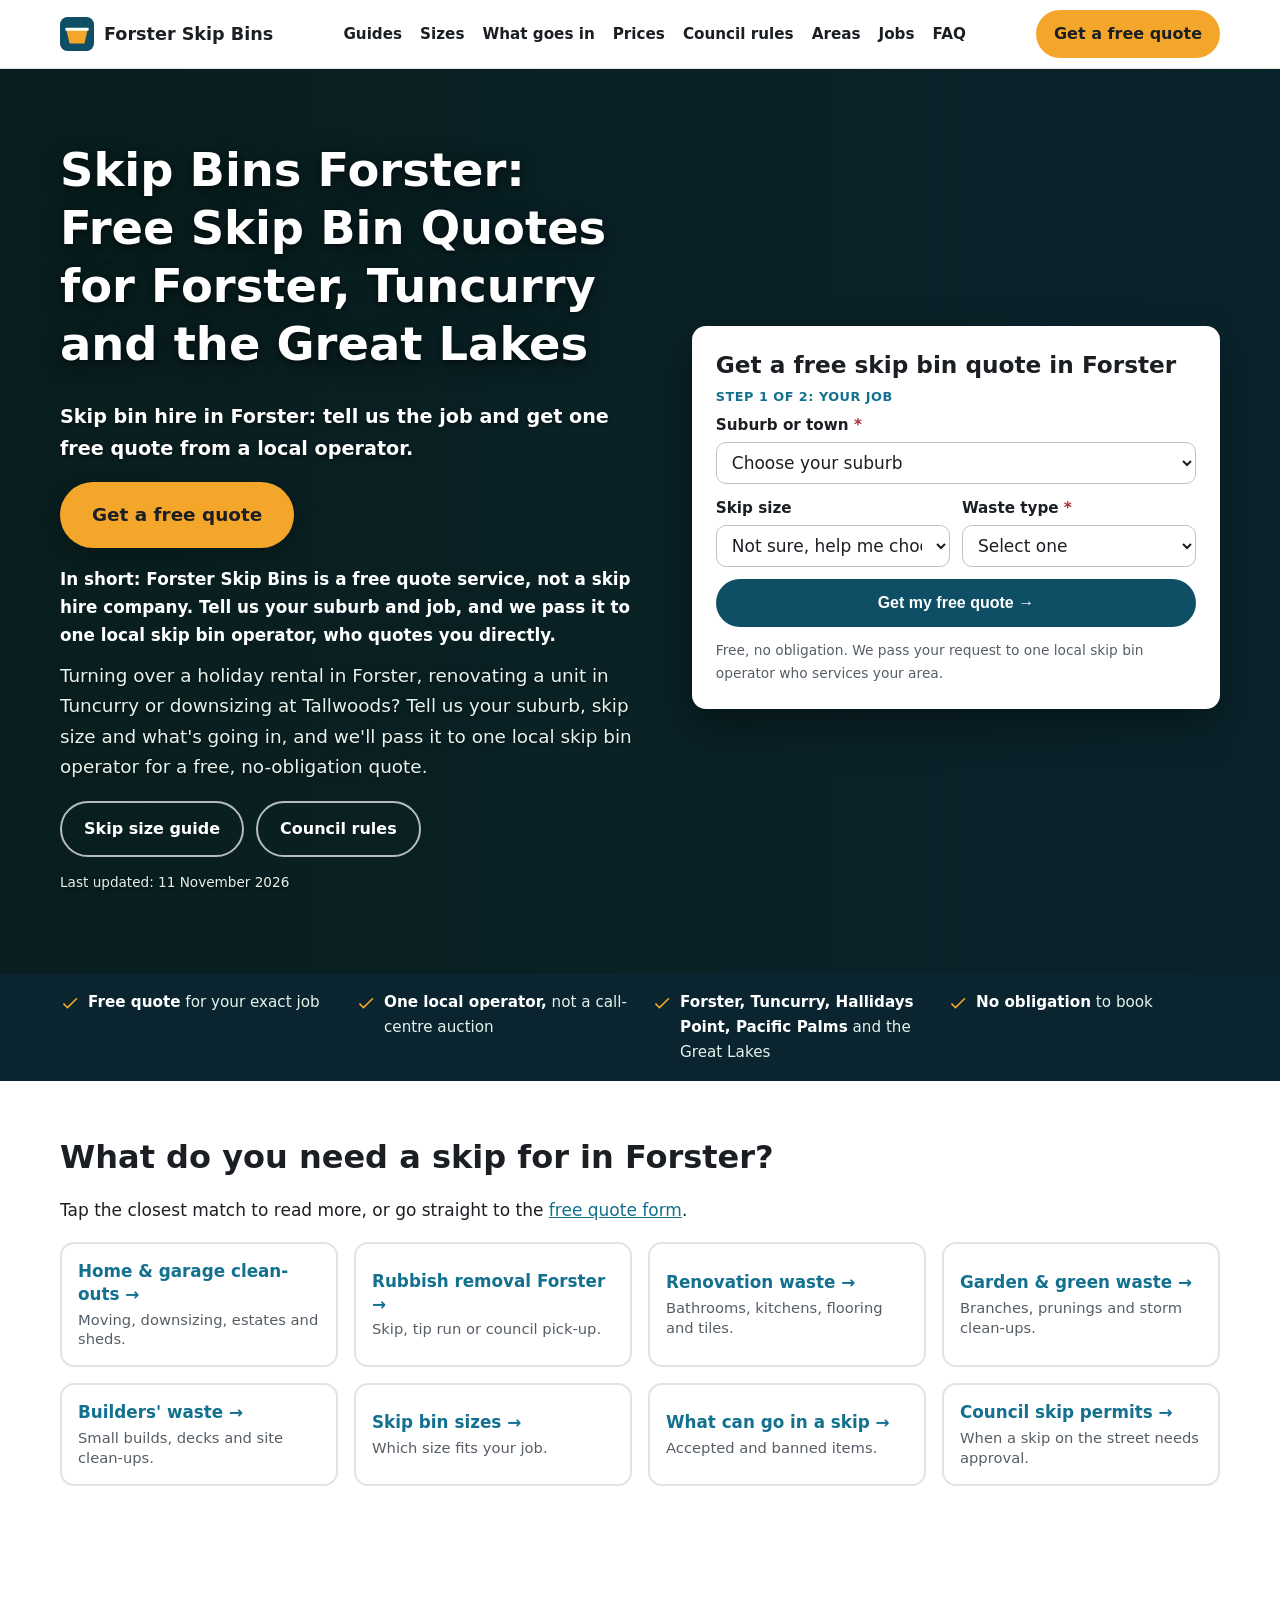
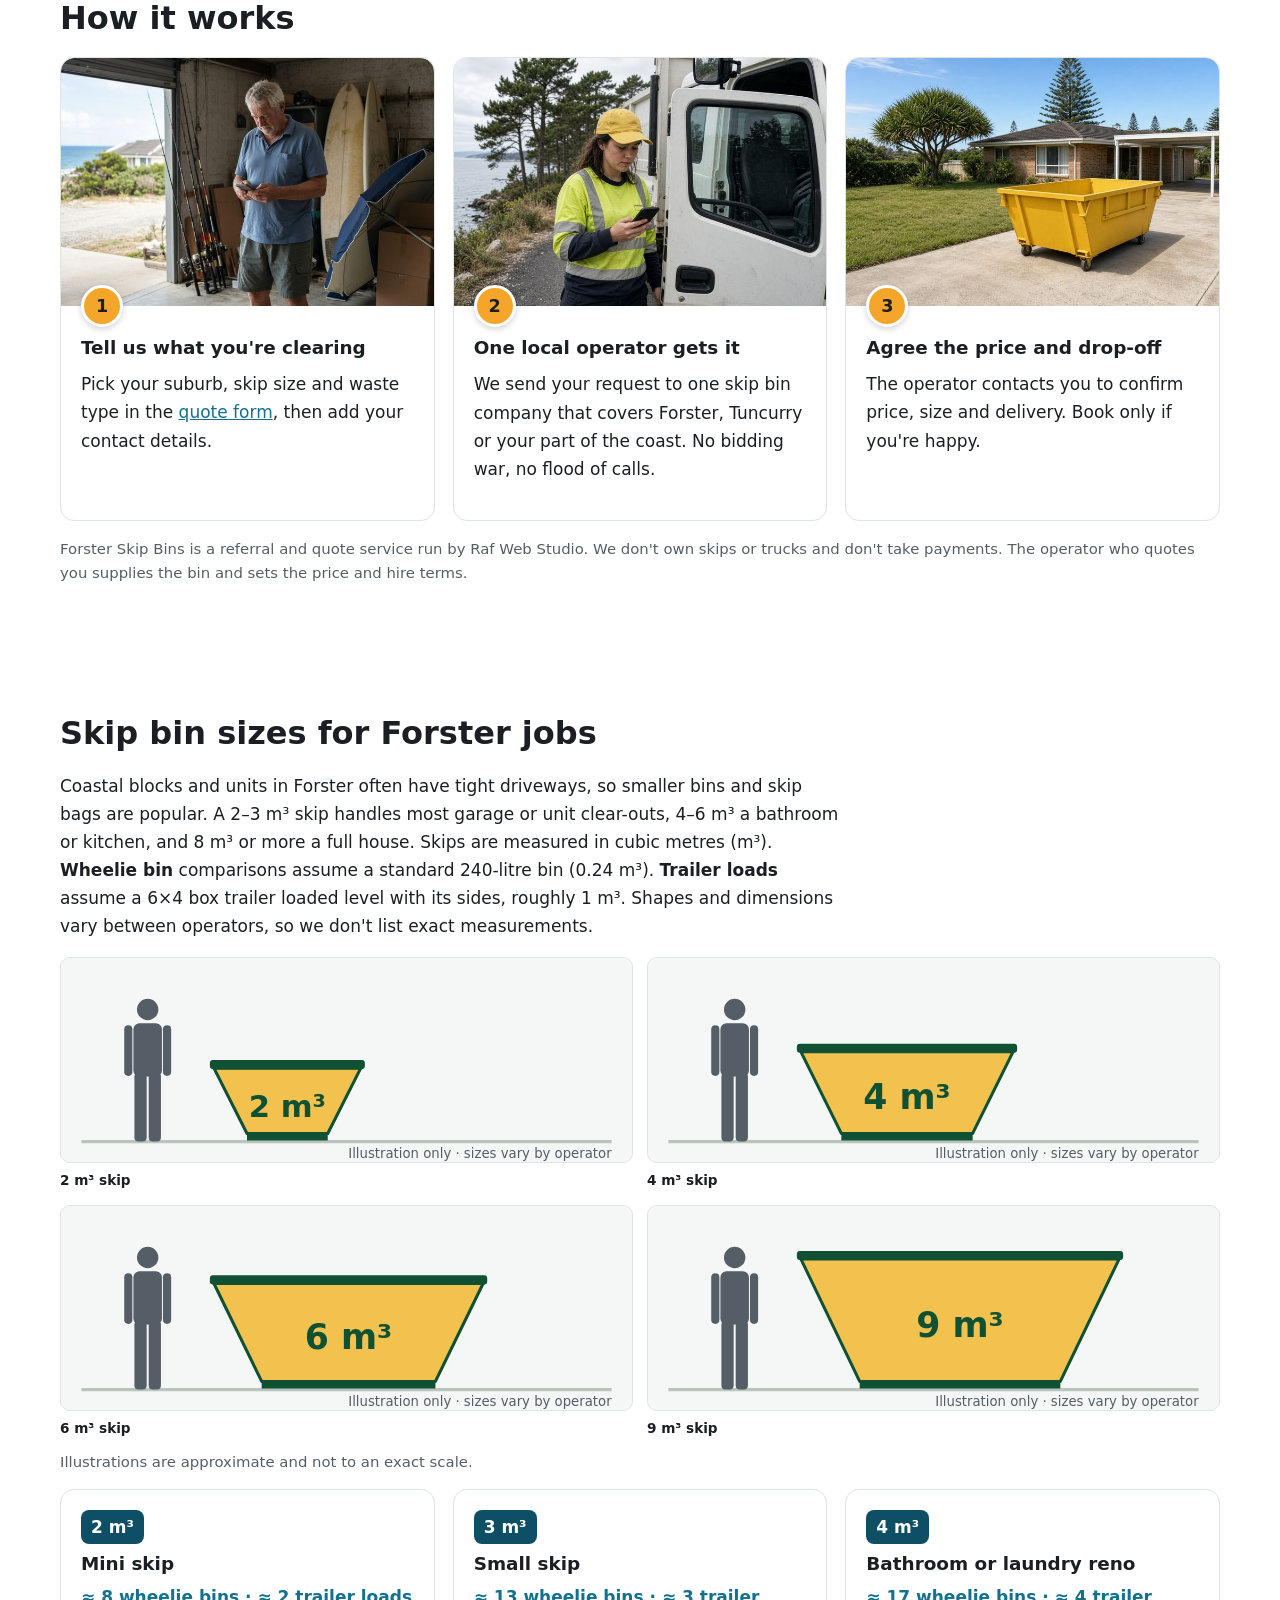
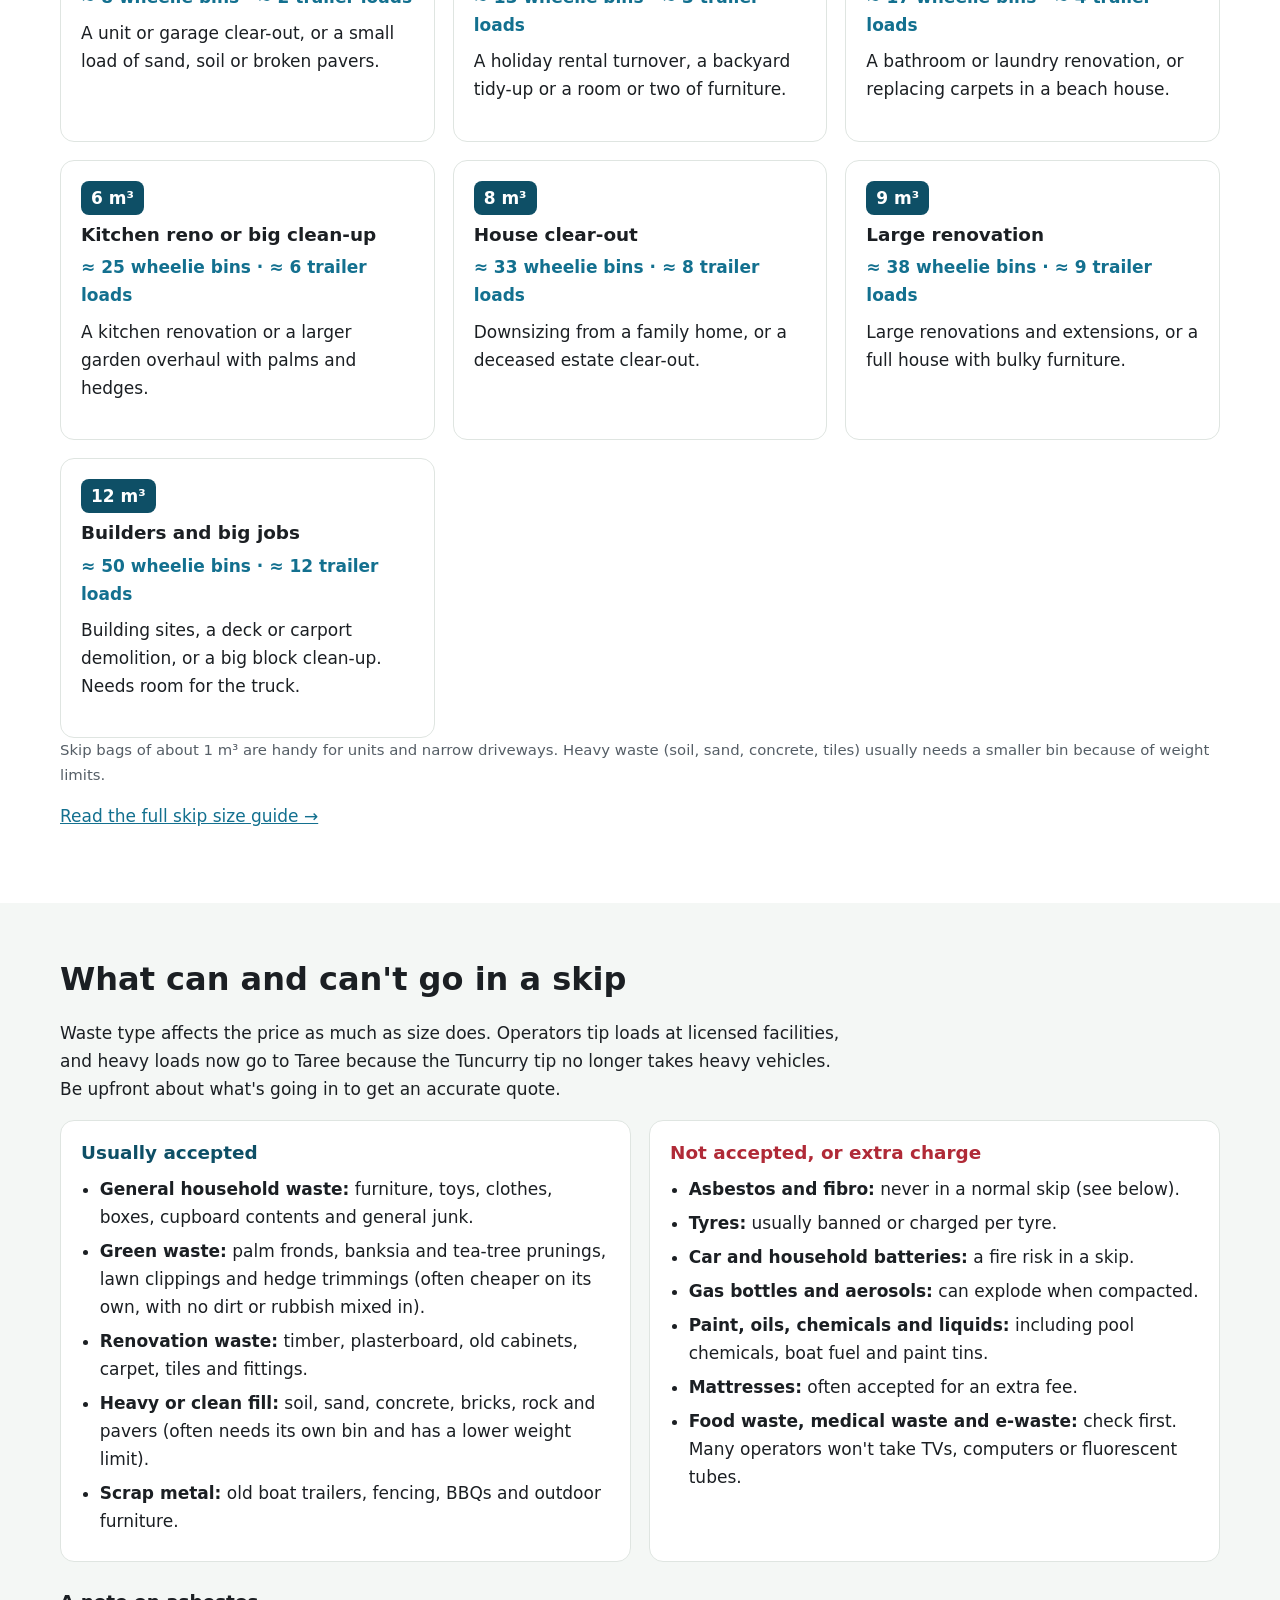
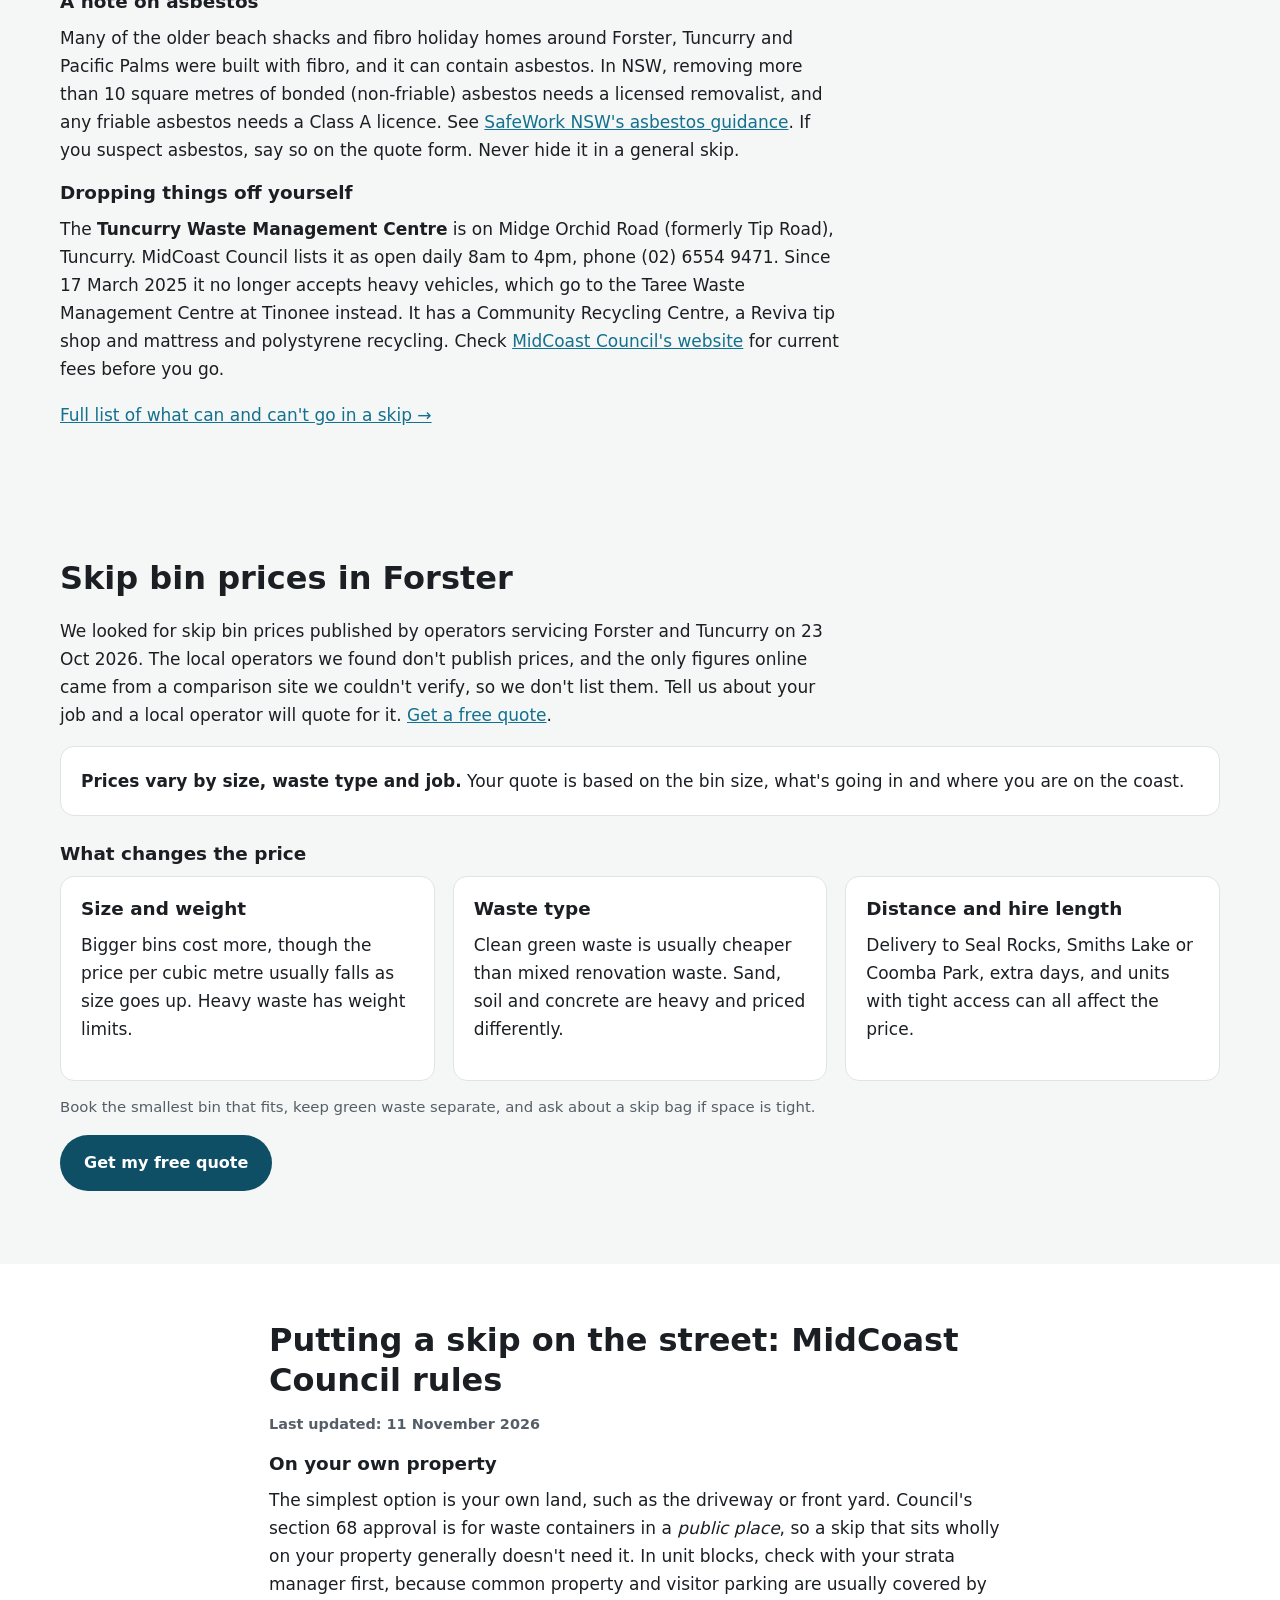
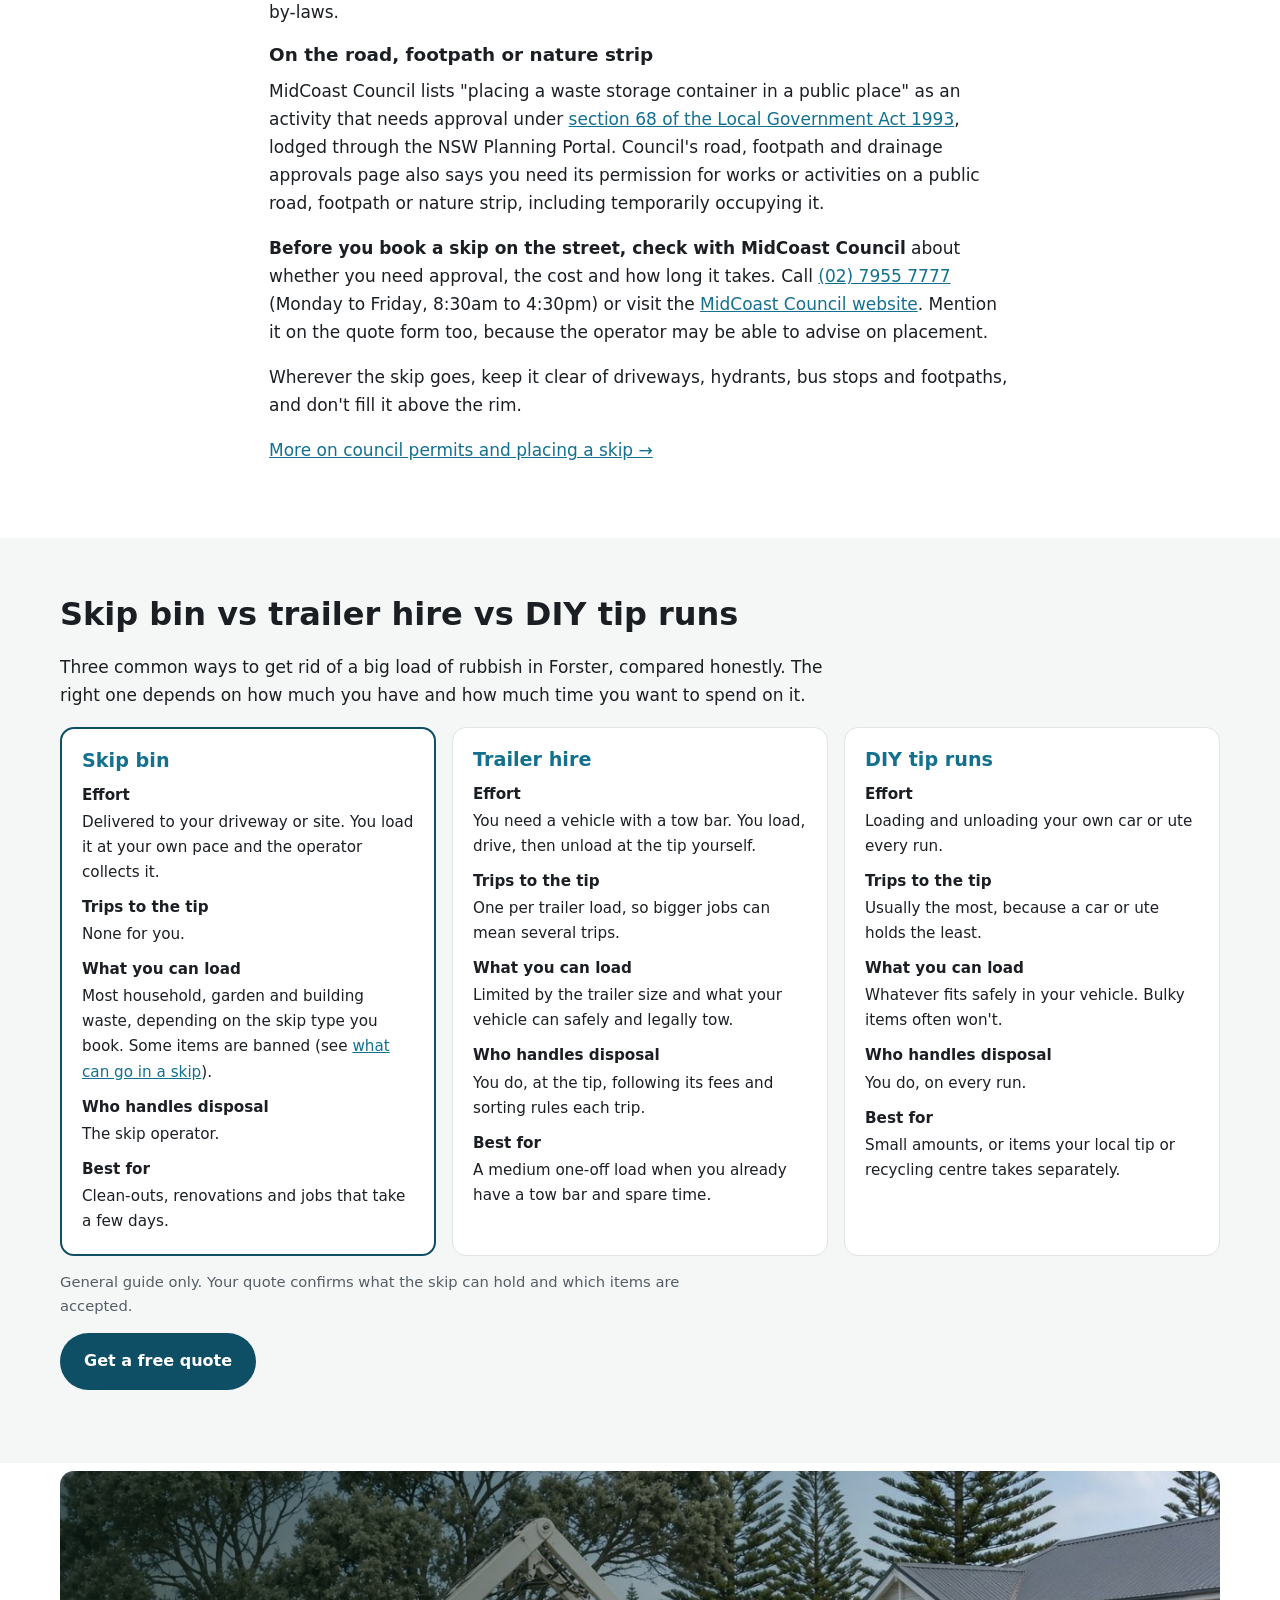
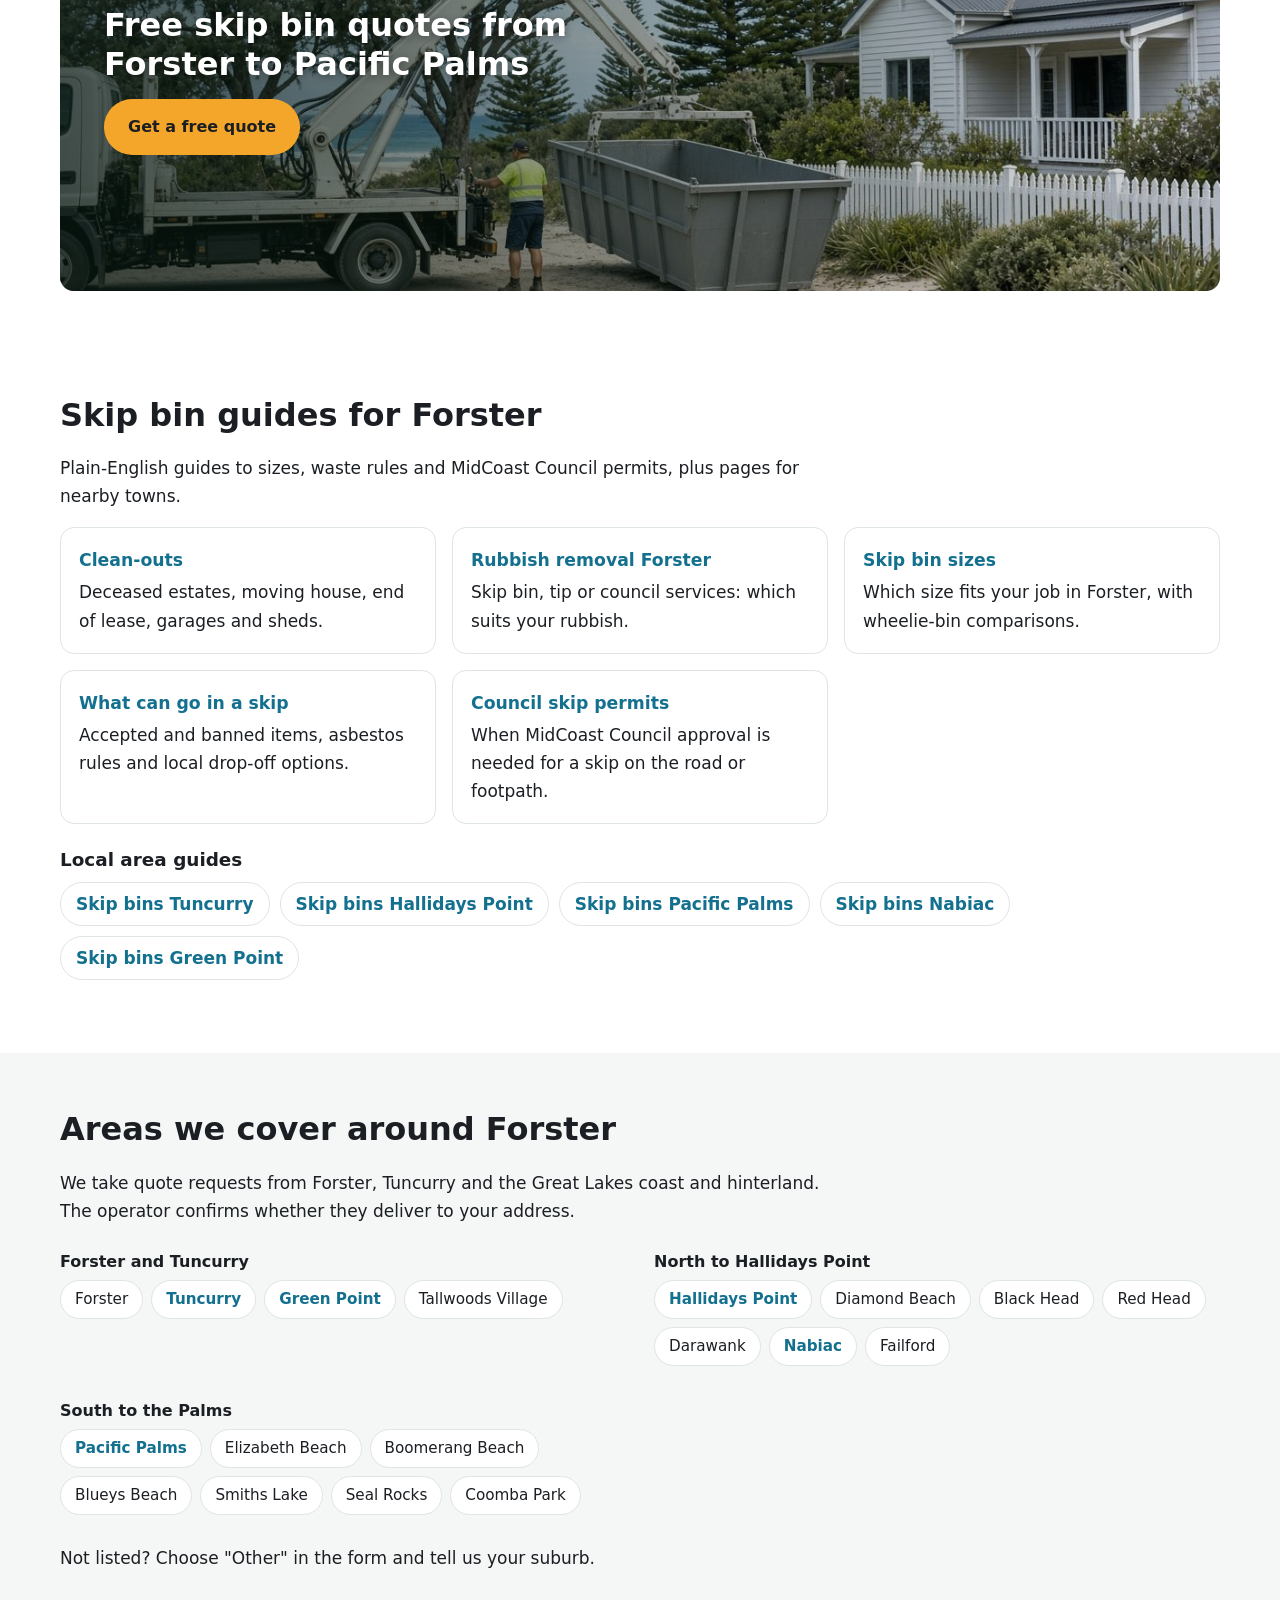
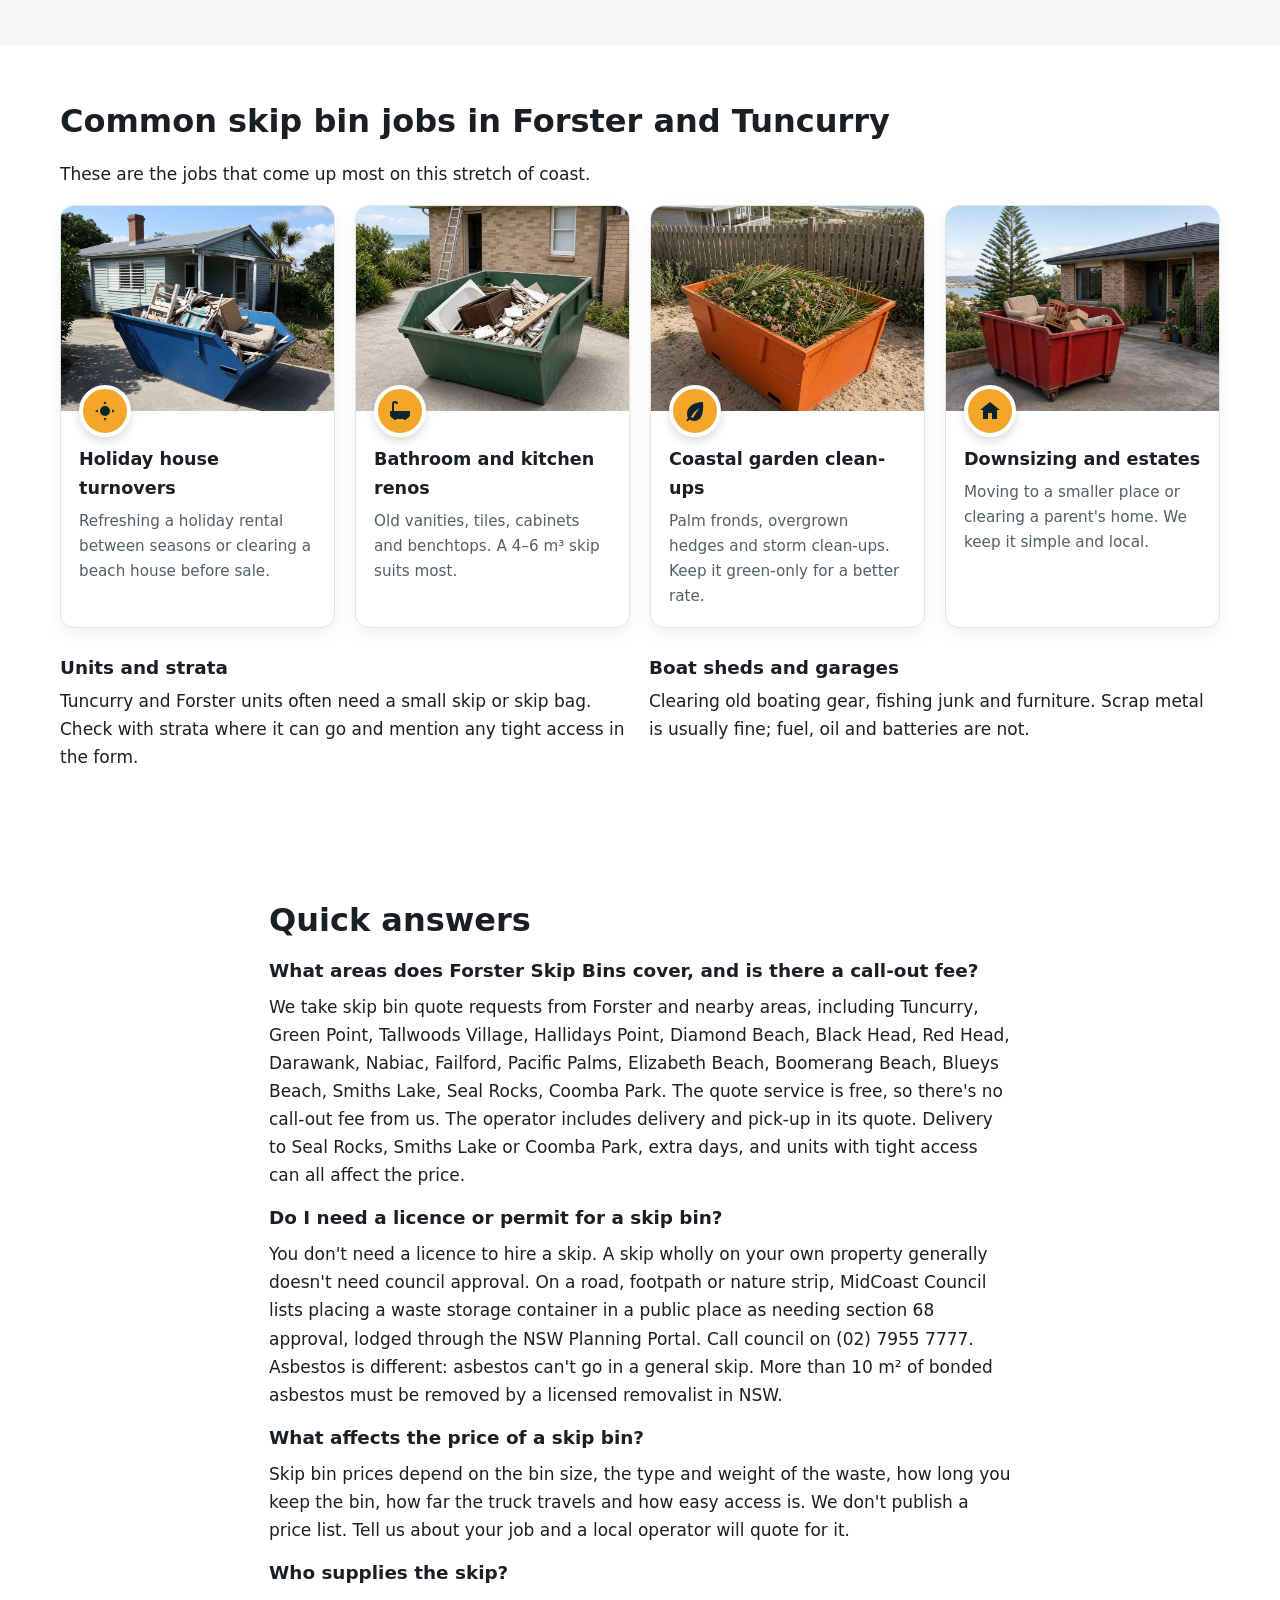
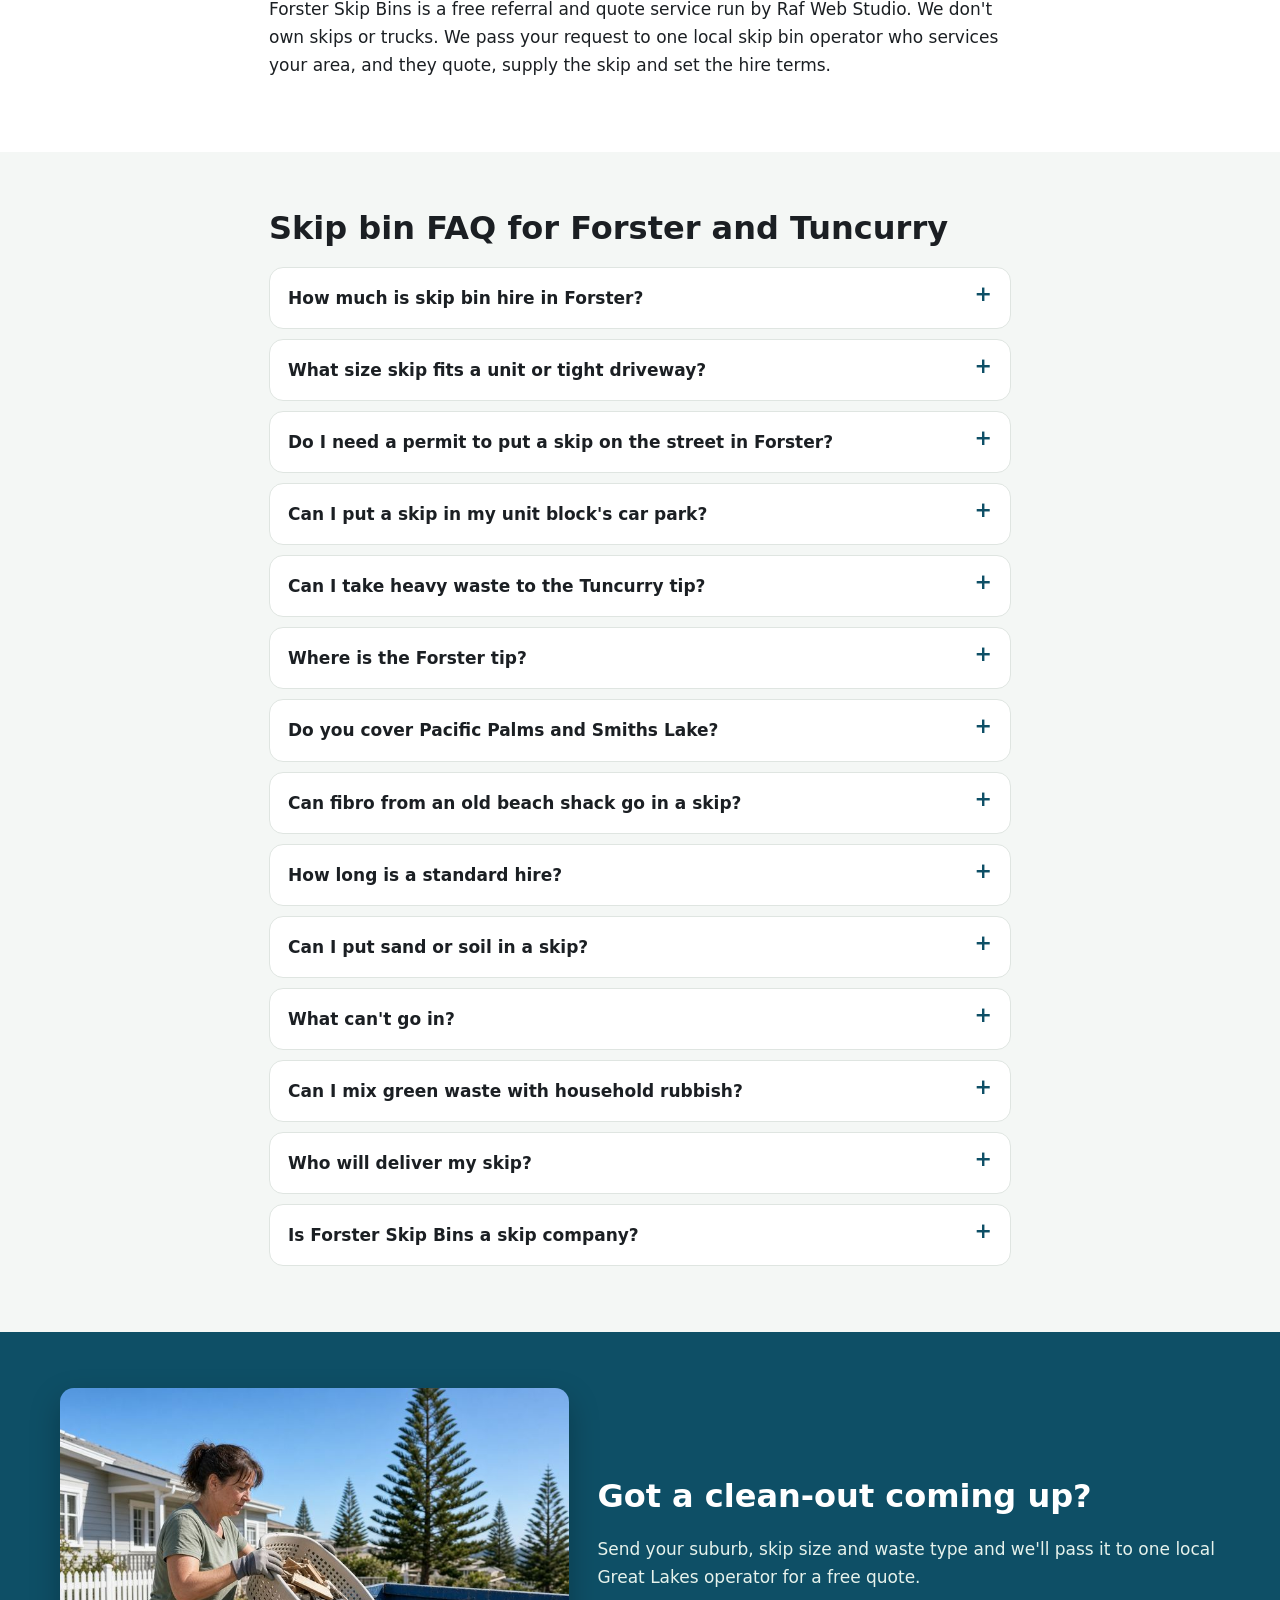
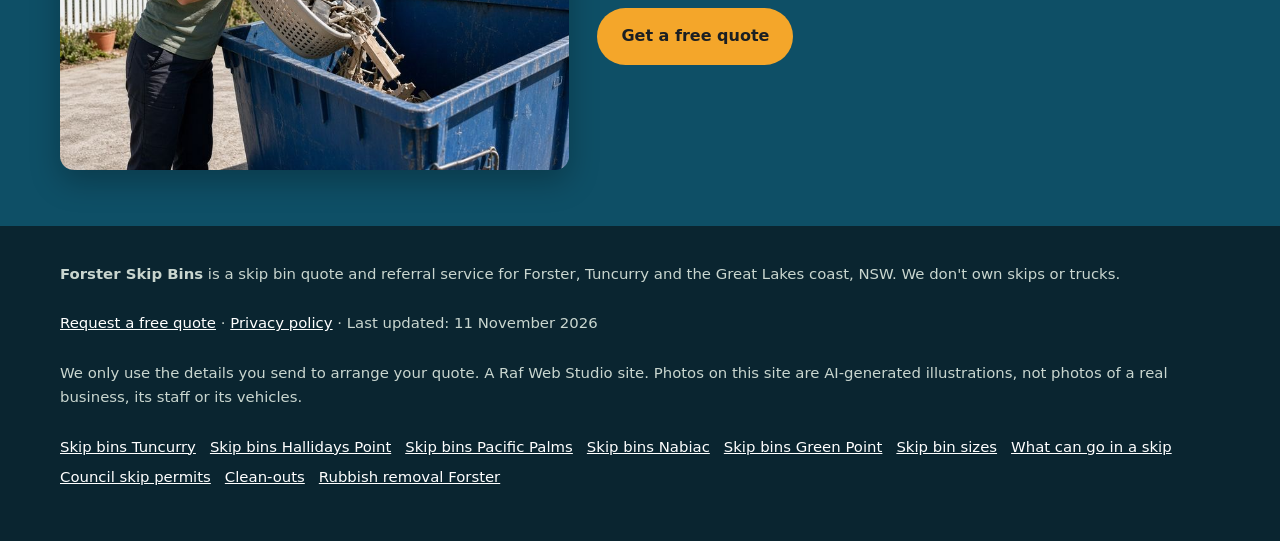
<file: index.html>
<!doctype html>
<html lang="en-AU">
<head>
<meta charset="utf-8">
<meta name="google-site-verification" content="velwK0t_Yyy3JH-wJY1LsN4R2m2CalVogP8Sa87tAOs" />
<meta name="viewport" content="width=device-width, initial-scale=1">
<title>Skip Bins Forster | Skip Bin Hire Quotes for Forster &amp; Tuncurry</title>
<meta name="description" content="Skip bin hire in Forster, Tuncurry, Green Point, Hallidays Point and Pacific Palms. Tell us your suburb, size and waste type for a free, no-obligation quote from one local operator.">
<link rel="canonical" href="https://forsterskipbins.com/">
<link rel="icon" href="favicon.svg" type="image/svg+xml">
<meta name="theme-color" content="#0e4f66">
<meta property="og:type" content="website">
<meta property="og:locale" content="en_AU">
<meta property="og:site_name" content="Forster Skip Bins">
<meta property="og:title" content="Skip Bins Forster | Skip Bin Hire Quotes for Forster &amp; Tuncurry">
<meta property="og:description" content="Free skip bin hire quotes for Forster, Tuncurry and the Great Lakes coast.">
<meta property="og:url" content="https://forsterskipbins.com/">
<meta property="og:image" content="https://forsterskipbins.com/img/hero.jpg">
<meta name="twitter:card" content="summary_large_image">
<meta name="twitter:image" content="https://forsterskipbins.com/img/hero.jpg">
<script>document.documentElement.classList.add('js')</script>
<link rel="stylesheet" href="styles.css">

<!-- Google tag (gtag.js) -->
<script async src="https://www.googletagmanager.com/gtag/js?id=G-N47FP8F074"></script>
<script>
  window.dataLayer = window.dataLayer || [];
  function gtag(){dataLayer.push(arguments);}
  gtag('js', new Date());
  gtag('config', 'G-N47FP8F074');
</script>

<script type="application/ld+json">
{
 "@context": "https://schema.org",
 "@type": "WebPage",
 "@id": "https://forsterskipbins.com/#webpage",
 "url": "https://forsterskipbins.com/",
 "name": "Skip Bins Forster | Skip Bin Hire Quotes for Forster & Tuncurry",
 "description": "Skip bin hire in Forster, Tuncurry, Green Point, Hallidays Point and Pacific Palms. Tell us your suburb, size and waste type for a free, no-obligation quote from one local operator.",
 "inLanguage": "en-AU",
 "dateModified": "2026-11-11",
 "isPartOf": {
  "@id": "https://forsterskipbins.com/#website"
 },
 "about": {
  "@id": "https://forsterskipbins.com/#business"
 }
}
</script>
<script type="application/ld+json">
{
 "@context": "https://schema.org",
 "@type": "LocalBusiness",
 "@id": "https://forsterskipbins.com/#business",
 "name": "Forster Skip Bins",
 "url": "https://forsterskipbins.com/",
 "description": "Skip bin hire in Forster, Tuncurry, Green Point, Hallidays Point and Pacific Palms. Tell us your suburb, size and waste type for a free, no-obligation quote from one local operator. A free referral and quote service run by Raf Web Studio. It doesn't own skips or trucks; one local operator quotes and supplies the skip.",
 "image": "https://forsterskipbins.com/img/hero.jpg",
 "areaServed": [
  {
   "@type": "AdministrativeArea",
   "name": "MidCoast Council, NSW"
  },
  {
   "@type": "Place",
   "name": "Forster, NSW"
  },
  {
   "@type": "Place",
   "name": "Tuncurry, NSW"
  },
  {
   "@type": "Place",
   "name": "Green Point, NSW"
  },
  {
   "@type": "Place",
   "name": "Hallidays Point, NSW"
  },
  {
   "@type": "Place",
   "name": "Diamond Beach, NSW"
  },
  {
   "@type": "Place",
   "name": "Black Head, NSW"
  },
  {
   "@type": "Place",
   "name": "Tallwoods Village, NSW"
  },
  {
   "@type": "Place",
   "name": "Red Head, NSW"
  },
  {
   "@type": "Place",
   "name": "Pacific Palms, NSW"
  },
  {
   "@type": "Place",
   "name": "Elizabeth Beach, NSW"
  },
  {
   "@type": "Place",
   "name": "Boomerang Beach, NSW"
  },
  {
   "@type": "Place",
   "name": "Blueys Beach, NSW"
  },
  {
   "@type": "Place",
   "name": "Smiths Lake, NSW"
  },
  {
   "@type": "Place",
   "name": "Seal Rocks, NSW"
  },
  {
   "@type": "Place",
   "name": "Coomba Park, NSW"
  },
  {
   "@type": "Place",
   "name": "Nabiac, NSW"
  },
  {
   "@type": "Place",
   "name": "Failford, NSW"
  },
  {
   "@type": "Place",
   "name": "Darawank, NSW"
  }
 ],
 "knowsAbout": [
  "Skip bin hire",
  "Skip bin sizes",
  "Council skip bin permits",
  "Waste disposal"
 ],
 "parentOrganization": {
  "@type": "Organization",
  "name": "Raf Web Studio"
 }
}
</script>
<script type="application/ld+json">
{
 "@context": "https://schema.org",
 "@type": "WebSite",
 "dateModified": "2026-11-11",
 "@id": "https://forsterskipbins.com/#website",
 "name": "Forster Skip Bins",
 "url": "https://forsterskipbins.com/",
 "inLanguage": "en-AU"
}
</script>
<script type="application/ld+json">
{
 "@context": "https://schema.org",
 "@type": "Service",
 "@id": "https://forsterskipbins.com/#service",
 "name": "Skip bin hire quotes in Forster",
 "serviceType": "Skip bin hire",
 "description": "Free skip bin hire quotes in Forster and surrounding suburbs. We pass your request to one local skip bin operator.",
 "url": "https://forsterskipbins.com/",
 "provider": {
  "@id": "https://forsterskipbins.com/#business"
 },
 "areaServed": [
  {
   "@type": "AdministrativeArea",
   "name": "MidCoast Council, NSW"
  },
  {
   "@type": "Place",
   "name": "Forster, NSW"
  },
  {
   "@type": "Place",
   "name": "Tuncurry, NSW"
  },
  {
   "@type": "Place",
   "name": "Green Point, NSW"
  },
  {
   "@type": "Place",
   "name": "Hallidays Point, NSW"
  },
  {
   "@type": "Place",
   "name": "Diamond Beach, NSW"
  },
  {
   "@type": "Place",
   "name": "Black Head, NSW"
  },
  {
   "@type": "Place",
   "name": "Tallwoods Village, NSW"
  },
  {
   "@type": "Place",
   "name": "Red Head, NSW"
  },
  {
   "@type": "Place",
   "name": "Pacific Palms, NSW"
  },
  {
   "@type": "Place",
   "name": "Elizabeth Beach, NSW"
  },
  {
   "@type": "Place",
   "name": "Boomerang Beach, NSW"
  },
  {
   "@type": "Place",
   "name": "Blueys Beach, NSW"
  },
  {
   "@type": "Place",
   "name": "Smiths Lake, NSW"
  },
  {
   "@type": "Place",
   "name": "Seal Rocks, NSW"
  },
  {
   "@type": "Place",
   "name": "Coomba Park, NSW"
  },
  {
   "@type": "Place",
   "name": "Nabiac, NSW"
  },
  {
   "@type": "Place",
   "name": "Failford, NSW"
  },
  {
   "@type": "Place",
   "name": "Darawank, NSW"
  }
 ]
}
</script>
<script type="application/ld+json">
{
 "@context": "https://schema.org",
 "@type": "FAQPage",
 "mainEntity": [
  {
   "@type": "Question",
   "name": "How much is skip bin hire in Forster?",
   "acceptedAnswer": {
    "@type": "Answer",
    "text": "Prices depend on size, waste type, hire length and your location on the coast. Local operators we checked don't publish fixed prices, so a free quote is the quickest way to an accurate figure."
   }
  },
  {
   "@type": "Question",
   "name": "What size skip fits a unit or tight driveway?",
   "acceptedAnswer": {
    "@type": "Answer",
    "text": "A skip bag (about 1 m³) or a 2–3 m³ mini skip usually fits where space is tight. Tell us about access in the form."
   }
  },
  {
   "@type": "Question",
   "name": "Do I need a permit to put a skip on the street in Forster?",
   "acceptedAnswer": {
    "@type": "Answer",
    "text": "MidCoast Council generally requires section 68 approval for a waste container in a public place such as the road or nature strip. A bin wholly on your property usually doesn't need it. Call council on (02) 7955 7777 to check."
   }
  },
  {
   "@type": "Question",
   "name": "Can I put a skip in my unit block's car park?",
   "acceptedAnswer": {
    "@type": "Answer",
    "text": "Check with your strata manager or body corporate first. Common property is usually controlled by strata by-laws."
   }
  },
  {
   "@type": "Question",
   "name": "Can I take heavy waste to the Tuncurry tip?",
   "acceptedAnswer": {
    "@type": "Answer",
    "text": "Since 17 March 2025, the Tuncurry Waste Management Centre no longer accepts heavy vehicles, which go to the Taree Waste Management Centre at Tinonee instead. Cars and trailers can still use Tuncurry, open daily 8am to 4pm."
   }
  },
  {
   "@type": "Question",
   "name": "Where is the Forster tip?",
   "acceptedAnswer": {
    "@type": "Answer",
    "text": "Forster doesn't have its own council tip. The closest is MidCoast Council's Tuncurry Waste Management Centre on Midge Orchid Road (formerly Tip Road), Tuncurry, open daily 8am to 4pm except Christmas Day and Good Friday. It no longer takes asbestos, which goes only to the Taree or Gloucester Waste Management Centres with council's application form."
   }
  },
  {
   "@type": "Question",
   "name": "Do you cover Pacific Palms and Smiths Lake?",
   "acceptedAnswer": {
    "@type": "Answer",
    "text": "Yes, we take requests from Pacific Palms, Elizabeth Beach, Blueys Beach, Smiths Lake, Seal Rocks and Coomba Park. The operator confirms delivery to your address."
   }
  },
  {
   "@type": "Question",
   "name": "Can fibro from an old beach shack go in a skip?",
   "acceptedAnswer": {
    "@type": "Answer",
    "text": "No. Fibro may contain asbestos and can't go in a general skip. Removing more than 10 m² of bonded asbestos in NSW needs a licensed removalist."
   }
  },
  {
   "@type": "Question",
   "name": "How long is a standard hire?",
   "acceptedAnswer": {
    "@type": "Answer",
    "text": "It varies by operator, commonly a few days to a week. Ask for extra days if you need them."
   }
  },
  {
   "@type": "Question",
   "name": "Can I put sand or soil in a skip?",
   "acceptedAnswer": {
    "@type": "Answer",
    "text": "Usually yes, but it's heavy, so it often needs a smaller bin and its own rate. Choose \"Soil, concrete or bricks\" in the form."
   }
  },
  {
   "@type": "Question",
   "name": "What can't go in?",
   "acceptedAnswer": {
    "@type": "Answer",
    "text": "Asbestos, tyres, batteries, gas bottles, fuel, paint, oils and chemicals. Mattresses and e-waste are often extra or excluded."
   }
  },
  {
   "@type": "Question",
   "name": "Can I mix green waste with household rubbish?",
   "acceptedAnswer": {
    "@type": "Answer",
    "text": "You can, but it's often charged at the mixed rate. A green-only bin may cost less."
   }
  },
  {
   "@type": "Question",
   "name": "Who will deliver my skip?",
   "acceptedAnswer": {
    "@type": "Answer",
    "text": "One local skip bin operator who services your area. They contact you, confirm the price and arrange delivery."
   }
  },
  {
   "@type": "Question",
   "name": "Is Forster Skip Bins a skip company?",
   "acceptedAnswer": {
    "@type": "Answer",
    "text": "No. It's a free referral and quote service run by Raf Web Studio. The operator who quotes you supplies the bin."
   }
  },
  {
   "@type": "Question",
   "name": "What areas does Forster Skip Bins cover, and is there a call-out fee?",
   "acceptedAnswer": {
    "@type": "Answer",
    "text": "We take skip bin quote requests from Forster and nearby areas, including Tuncurry, Green Point, Tallwoods Village, Hallidays Point, Diamond Beach, Black Head, Red Head, Darawank, Nabiac, Failford, Pacific Palms, Elizabeth Beach, Boomerang Beach, Blueys Beach, Smiths Lake, Seal Rocks, Coomba Park. The quote service is free, so there's no call-out fee from us. The operator includes delivery and pick-up in its quote. Delivery to Seal Rocks, Smiths Lake or Coomba Park, extra days, and units with tight access can all affect the price."
   }
  },
  {
   "@type": "Question",
   "name": "Do I need a licence or permit for a skip bin?",
   "acceptedAnswer": {
    "@type": "Answer",
    "text": "You don't need a licence to hire a skip. A skip wholly on your own property generally doesn't need council approval. On a road, footpath or nature strip, MidCoast Council lists placing a waste storage container in a public place as needing section 68 approval, lodged through the NSW Planning Portal. Call council on (02) 7955 7777. Asbestos is different: asbestos can't go in a general skip. More than 10 m² of bonded asbestos must be removed by a licensed removalist in NSW."
   }
  },
  {
   "@type": "Question",
   "name": "What affects the price of a skip bin?",
   "acceptedAnswer": {
    "@type": "Answer",
    "text": "Skip bin prices depend on the bin size, the type and weight of the waste, how long you keep the bin, how far the truck travels and how easy access is. We don't publish a price list. Tell us about your job and a local operator will quote for it."
   }
  },
  {
   "@type": "Question",
   "name": "Who supplies the skip?",
   "acceptedAnswer": {
    "@type": "Answer",
    "text": "Forster Skip Bins is a free referral and quote service run by Raf Web Studio. We don't own skips or trucks. We pass your request to one local skip bin operator who services your area, and they quote, supply the skip and set the hire terms."
   }
  }
 ]
}
</script>
<!--h3:css--><style>
.h3-tag{font-size:1.2rem;font-weight:600;margin:.2em 0 .9em;color:#fff;text-shadow:0 1px 3px rgba(0,0,0,.6);max-width:36em}
.btn-xl{font-size:1.15rem;padding:16px 30px;min-height:54px;box-shadow:0 6px 18px rgba(0,0,0,.25)}
.h3-cta{margin:0 0 18px}
.need-grid{display:grid;grid-template-columns:repeat(2,minmax(0,1fr));gap:12px;margin-top:18px}
@media(min-width:800px){.need-grid{grid-template-columns:repeat(4,minmax(0,1fr));gap:16px}}
.need-grid a{display:flex;flex-direction:column;justify-content:center;min-height:96px;padding:16px;background:#fff;border:2px solid var(--line);border-radius:var(--radius);text-decoration:none;color:var(--ink);line-height:1.35}
.need-grid a:hover,.need-grid a:focus-visible{border-color:var(--green);background:var(--soft)}
.need-grid strong{color:var(--green-2);font-size:1.05rem;margin-bottom:4px}
.need-grid strong::after{content:" \2192"}
.need-grid span{font-size:.92rem;color:var(--muted)}
.cmp{display:grid;gap:16px;margin-top:18px}
@media(min-width:900px){.cmp{grid-template-columns:repeat(3,minmax(0,1fr))}}
.cmp article{background:#fff;border:1px solid var(--line);border-radius:var(--radius);padding:20px}
.cmp article.cmp-main{border:2px solid var(--green)}
.cmp h3{margin:0 0 10px;font-size:1.2rem;color:var(--green-2)}
.cmp dl{margin:0}.cmp dt{font-weight:700;margin-top:10px;font-size:.95rem}.cmp dd{margin:2px 0 0;color:var(--ink);font-size:.95rem}
.cmp-note{font-size:.92rem;color:var(--muted);margin-top:14px;max-width:46em}
.mobile-call{transition:transform .2s ease;padding-bottom:calc(10px + env(safe-area-inset-bottom))}
.mobile-call .btn{min-height:48px;font-size:1.05rem}
.mobile-call.mc-off{transform:translateY(120%)}
@media(prefers-reduced-motion:reduce){.mobile-call{transition:none}}
</style><!--/h3:css-->
</head>
<body>
<a class="skip-link" href="#main">Skip to content</a>

<header class="site-header">
  <div class="wrap">
    <a class="brand" href="/" aria-label="Forster Skip Bins home">
      <svg viewBox="0 0 64 64" aria-hidden="true"><rect width="64" height="64" rx="14" fill="#0e4f66"/><path d="M12 24h40l-6 26H18z" fill="#f4a62a"/><rect x="10" y="20" width="44" height="6" rx="2" fill="#fff"/></svg>
      Forster Skip Bins
    </a>
    <nav class="nav" aria-label="Main">
      <a href="#guides">Guides</a>      <a href="#sizes">Sizes</a><a href="#waste">What goes in</a><a href="#pricing">Prices</a><a href="#council">Council rules</a><a href="#areas">Areas</a><a href="#jobs">Jobs</a><a href="#faq">FAQ</a>
    </nav>
    <a class="btn btn-call header-call" href="#quote">Get a free quote</a>
  </div>
</header>

<main id="main">
<section class="hero" aria-labelledby="h1">
  <picture class="hero-bg">
    <source media="(max-width: 700px)" srcset="img/hero-mobile.jpg" width="684" height="720">
    <img src="img/hero.jpg" width="1280" height="720" alt="Orange skip bin outside a coastal home with Norfolk Island pines and the lake behind" fetchpriority="high" decoding="async">
  </picture>
  <div class="wrap hero-grid">
    <div class="hero-copy">
      <h1 id="h1">Skip Bins Forster: Free Skip Bin Quotes for Forster, Tuncurry and the Great Lakes</h1><!--h3:hero-->
      <p class="h3-tag">Skip bin hire in Forster: tell us the job and get one free quote from a local operator.</p>
      <p class="h3-cta"><a class="btn btn-call btn-xl" href="#quote">Get a free quote</a></p><!--/h3:hero-->      <p class="summary">In short: Forster Skip Bins is a free quote service, not a skip hire company. Tell us your suburb and job, and we pass it to one local skip bin operator, who quotes you directly.</p>
      <p class="lead">Turning over a holiday rental in Forster, renovating a unit in Tuncurry or downsizing at Tallwoods? Tell us your suburb, skip size and what's going in, and we'll pass it to one local skip bin operator for a free, no-obligation quote.</p>
      <div class="ctas"><a class="btn btn-ghost" href="#sizes">Skip size guide</a><a class="btn btn-ghost" href="#council">Council rules</a></div>
      <p class="updated">Last updated: 11 November 2026</p>
    </div>
    <div class="hero-form-card" id="quote">
      <h2 id="quote-h">Get a free skip bin quote in Forster</h2>
      <form class="quote-form two-step" id="quote-form" action="https://formsubmit.co/f6b9ce7bf1b940845caaa14199462b38" method="post" novalidate>
        <input type="hidden" name="_subject" value="New quote request – forsterskipbins.com">
        <input type="hidden" name="_captcha" value="true">
        <input type="hidden" name="_template" value="table">
        <input type="hidden" name="_next" value="https://forsterskipbins.com/thanks.html">
        <input type="hidden" name="_autoresponse" value="Thanks for your skip bin request. We&#x27;ve received it and are passing it to a local operator, who&#x27;ll be in touch shortly with availability and a price.">
        <input type="text" name="_honey" style="display:none" tabindex="-1" autocomplete="off" aria-hidden="true">
        <input type="hidden" name="source" value="forsterskipbins.com">
        <fieldset class="step step-1">
          <legend class="step-label">Step 1 of 2: your job</legend>
          <div class="full"><label for="suburb">Suburb or town <span class="req" aria-hidden="true">*</span></label>
            <select id="suburb" name="suburb" required><option value="">Choose your suburb</option><option>Forster</option><option>Tuncurry</option><option>Green Point</option><option>Hallidays Point</option><option>Diamond Beach</option><option>Black Head</option><option>Tallwoods Village</option><option>Red Head</option><option>Pacific Palms</option><option>Elizabeth Beach</option><option>Boomerang Beach</option><option>Blueys Beach</option><option>Smiths Lake</option><option>Seal Rocks</option><option>Coomba Park</option><option>Nabiac</option><option>Failford</option><option>Darawank</option><option value="Other">Other (tell us below)</option></select></div>
          <div class="full other-wrap"><label for="suburb_other">Other suburb or town</label><input id="suburb_other" name="suburb_other" type="text" autocomplete="address-level2"></div>
          <div><label for="size">Skip size</label>
            <select id="size" name="skip_size"><option value="Not sure">Not sure, help me choose</option><option>Skip bag (about 1 m³)</option><option>2 m³</option><option>3 m³</option><option>4 m³</option><option>6 m³</option><option>8 m³</option><option>9 m³</option><option>10–12 m³</option><option>Larger / hook-lift</option></select></div>
          <div><label for="waste">Waste type <span class="req" aria-hidden="true">*</span></label>
            <select id="waste" name="waste_type" required><option value="">Select one</option><option>General household</option><option>Green waste</option><option>Mixed renovation / building</option><option>Soil, concrete or bricks</option><option>Mixed, not sure</option><option>May contain asbestos</option></select></div>
          <div class="full js-only"><button class="btn btn-primary btn-block" type="button" id="to-step-2">Get my free quote →</button></div>
          <p class="microcopy full">Free, no obligation. We pass your request to one local skip bin operator who services your area.</p>
          <p class="form-error full" id="step1-error" role="alert" hidden>Please choose your suburb and waste type.</p>
        </fieldset>
        <fieldset class="step step-2" id="step-2">
          <legend class="step-label">Step 2 of 2: your details</legend>
          <div><label for="name">Name <span class="req" aria-hidden="true">*</span></label><input id="name" name="name" type="text" autocomplete="name" required></div>
          <div><label for="phone">Phone <span class="req" aria-hidden="true">*</span></label><input id="phone" name="phone" type="tel" autocomplete="tel" inputmode="tel" required></div>
          <div><label for="email">Email</label><input id="email" name="email" type="email" autocomplete="email"></div>
          <div><label for="date">Delivery date</label><input id="date" name="preferred_date" type="date"></div>
          <div class="full"><label for="message">Anything else?</label><textarea id="message" name="message" rows="2" placeholder="e.g. holiday rental turnover, unit block (strata), tight driveway, 5 days"></textarea></div>
          <p class="consent full">By sending this form you agree we can share your details with one local skip bin operator so they can quote for your job. See our <a href="privacy.html">privacy policy</a>.</p>
          <div class="full step2-actions"><button class="btn btn-primary" type="submit">Send my quote request</button><button class="btn-link js-only" type="button" id="back-1">← Back</button></div>
        </fieldset>
      </form>
    </div>
  </div>
</section>
<section class="trust" aria-label="Why use this service">
  <ul class="wrap trust-list"><li><svg viewBox="0 0 24 24" aria-hidden="true"><path fill="currentColor" d="M9 16.2 4.8 12l-1.4 1.4L9 19 21 7l-1.4-1.4z"/></svg><span><strong>Free quote</strong> for your exact job</span></li><li><svg viewBox="0 0 24 24" aria-hidden="true"><path fill="currentColor" d="M9 16.2 4.8 12l-1.4 1.4L9 19 21 7l-1.4-1.4z"/></svg><span><strong>One local operator,</strong> not a call-centre auction</span></li><li><svg viewBox="0 0 24 24" aria-hidden="true"><path fill="currentColor" d="M9 16.2 4.8 12l-1.4 1.4L9 19 21 7l-1.4-1.4z"/></svg><span><strong>Forster, Tuncurry, Hallidays Point, Pacific Palms</strong> and the Great Lakes</span></li><li><svg viewBox="0 0 24 24" aria-hidden="true"><path fill="currentColor" d="M9 16.2 4.8 12l-1.4 1.4L9 19 21 7l-1.4-1.4z"/></svg><span><strong>No obligation</strong> to book</span></li></ul>
</section>
<!--h3:need-->
<section id="need" aria-labelledby="need-h">
  <div class="wrap">
    <h2 id="need-h">What do you need a skip for in Forster?</h2>
    <p class="intro">Tap the closest match to read more, or go straight to the <a href="#quote">free quote form</a>.</p>
    <div class="need-grid"><a href="/clean-outs/"><strong>Home &amp; garage clean-outs</strong><span>Moving, downsizing, estates and sheds.</span></a><a href="/rubbish-removal-forster/"><strong>Rubbish removal Forster</strong><span>Skip, tip run or council pick-up.</span></a><a href="#jobs"><strong>Renovation waste</strong><span>Bathrooms, kitchens, flooring and tiles.</span></a><a href="#jobs"><strong>Garden &amp; green waste</strong><span>Branches, prunings and storm clean-ups.</span></a><a href="#quote"><strong>Builders' waste</strong><span>Small builds, decks and site clean-ups.</span></a><a href="/skip-bin-sizes/"><strong>Skip bin sizes</strong><span>Which size fits your job.</span></a><a href="/what-can-go-in-a-skip/"><strong>What can go in a skip</strong><span>Accepted and banned items.</span></a><a href="/skip-bin-council-permit/"><strong>Council skip permits</strong><span>When a skip on the street needs approval.</span></a></div>
  </div>
</section>
<!--/h3:need-->
<section id="how" aria-labelledby="how-h">
  <div class="wrap">
    <h2 id="how-h">How it works</h2>
    <ol class="steps grid grid-3">
      <li class="card step-card"><span class="step-img"><img src="img/step1.jpg" width="700" height="467" loading="lazy" decoding="async" alt="Retired man sorting boxes in his garage before booking a skip"></span><div class="step-body"><span class="step-num">1</span><h3>Tell us what you're clearing</h3><p>Pick your suburb, skip size and waste type in the <a href="#quote">quote form</a>, then add your contact details.</p></div></li>
      <li class="card step-card"><span class="step-img"><img src="img/step2.jpg" width="700" height="467" loading="lazy" decoding="async" alt="Skip truck driver checking a delivery on her phone"></span><div class="step-body"><span class="step-num">2</span><h3>One local operator gets it</h3><p>We send your request to one skip bin company that covers Forster, Tuncurry or your part of the coast. No bidding war, no flood of calls.</p></div></li>
      <li class="card step-card"><span class="step-img"><img src="img/step3.jpg" width="700" height="467" loading="lazy" decoding="async" alt="Yellow skip bin placed neatly on a driveway"></span><div class="step-body"><span class="step-num">3</span><h3>Agree the price and drop-off</h3><p>The operator contacts you to confirm price, size and delivery. Book only if you're happy.</p></div></li>
      </ol>
    <p class="note">Forster Skip Bins is a referral and quote service run by Raf Web Studio. We don't own skips or trucks and don't take payments. The operator who quotes you supplies the bin and sets the price and hire terms.</p>
  </div>
</section>
<section id="sizes" aria-labelledby="sizes-h">
  <div class="wrap">
    <h2 id="sizes-h">Skip bin sizes for Forster jobs</h2>
    <p class="intro">Coastal blocks and units in Forster often have tight driveways, so smaller bins and skip bags are popular. A 2–3 m³ skip handles most garage or unit clear-outs, 4–6 m³ a bathroom or kitchen, and 8 m³ or more a full house. Skips are measured in cubic metres (m³). <strong>Wheelie bin</strong> comparisons assume a standard 240-litre bin (0.24 m³). <strong>Trailer loads</strong> assume a 6×4 box trailer loaded level with its sides, roughly 1 m³. Shapes and dimensions vary between operators, so we don't list exact measurements.</p>
    <div class="size-figs"><figure><img src="img/skip-2m3.svg" width="560" height="200" loading="lazy" decoding="async" alt="2 cubic metre skip bin size guide, shown next to an adult for scale"><figcaption>2 m³ skip</figcaption></figure><figure><img src="img/skip-4m3.svg" width="560" height="200" loading="lazy" decoding="async" alt="4 cubic metre skip bin size guide, shown next to an adult for scale"><figcaption>4 m³ skip</figcaption></figure><figure><img src="img/skip-6m3.svg" width="560" height="200" loading="lazy" decoding="async" alt="6 cubic metre skip bin size guide, shown next to an adult for scale"><figcaption>6 m³ skip</figcaption></figure><figure><img src="img/skip-9m3.svg" width="560" height="200" loading="lazy" decoding="async" alt="9 cubic metre skip bin size guide, shown next to an adult for scale"><figcaption>9 m³ skip</figcaption></figure></div>
    <p class="note">Illustrations are approximate and not to an exact scale.</p>
    <div class="grid grid-3 size-cards"><div class="card"><span class="size">2 m³</span><h3>Mini skip</h3><p class="equiv">≈ 8 wheelie bins · ≈ 2 trailer loads</p><p>A unit or garage clear-out, or a small load of sand, soil or broken pavers.</p></div><div class="card"><span class="size">3 m³</span><h3>Small skip</h3><p class="equiv">≈ 13 wheelie bins · ≈ 3 trailer loads</p><p>A holiday rental turnover, a backyard tidy-up or a room or two of furniture.</p></div><div class="card"><span class="size">4 m³</span><h3>Bathroom or laundry reno</h3><p class="equiv">≈ 17 wheelie bins · ≈ 4 trailer loads</p><p>A bathroom or laundry renovation, or replacing carpets in a beach house.</p></div><div class="card"><span class="size">6 m³</span><h3>Kitchen reno or big clean-up</h3><p class="equiv">≈ 25 wheelie bins · ≈ 6 trailer loads</p><p>A kitchen renovation or a larger garden overhaul with palms and hedges.</p></div><div class="card"><span class="size">8 m³</span><h3>House clear-out</h3><p class="equiv">≈ 33 wheelie bins · ≈ 8 trailer loads</p><p>Downsizing from a family home, or a deceased estate clear-out.</p></div><div class="card"><span class="size">9 m³</span><h3>Large renovation</h3><p class="equiv">≈ 38 wheelie bins · ≈ 9 trailer loads</p><p>Large renovations and extensions, or a full house with bulky furniture.</p></div><div class="card"><span class="size">12 m³</span><h3>Builders and big jobs</h3><p class="equiv">≈ 50 wheelie bins · ≈ 12 trailer loads</p><p>Building sites, a deck or carport demolition, or a big block clean-up. Needs room for the truck.</p></div></div>
    <p class="note">Skip bags of about 1 m³ are handy for units and narrow driveways. Heavy waste (soil, sand, concrete, tiles) usually needs a smaller bin because of weight limits.</p>
    <p><a href="/skip-bin-sizes/">Read the full skip size guide →</a></p>
  </div>
</section>
<section class="alt" id="waste" aria-labelledby="waste-h">
  <div class="wrap">
    <h2 id="waste-h">What can and can't go in a skip</h2>
    <p class="intro">Waste type affects the price as much as size does. Operators tip loads at licensed facilities, and heavy loads now go to Taree because the Tuncurry tip no longer takes heavy vehicles. Be upfront about what's going in to get an accurate quote.</p>
    <div class="grid grid-2">
      <div class="card yes">
        <h3>Usually accepted</h3>
        <ul class="clean">
          <li><strong>General household waste:</strong> furniture, toys, clothes, boxes, cupboard contents and general junk.</li>
          <li><strong>Green waste:</strong> palm fronds, banksia and tea-tree prunings, lawn clippings and hedge trimmings (often cheaper on its own, with no dirt or rubbish mixed in).</li>
          <li><strong>Renovation waste:</strong> timber, plasterboard, old cabinets, carpet, tiles and fittings.</li>
          <li><strong>Heavy or clean fill:</strong> soil, sand, concrete, bricks, rock and pavers (often needs its own bin and has a lower weight limit).</li>
          <li><strong>Scrap metal:</strong> old boat trailers, fencing, BBQs and outdoor furniture.</li>
        </ul>
      </div>
      <div class="card no">
        <h3>Not accepted, or extra charge</h3>
        <ul class="clean">
          <li><strong>Asbestos and fibro:</strong> never in a normal skip (see below).</li>
          <li><strong>Tyres:</strong> usually banned or charged per tyre.</li>
          <li><strong>Car and household batteries:</strong> a fire risk in a skip.</li>
          <li><strong>Gas bottles and aerosols:</strong> can explode when compacted.</li>
          <li><strong>Paint, oils, chemicals and liquids:</strong> including pool chemicals, boat fuel and paint tins.</li>
          <li><strong>Mattresses:</strong> often accepted for an extra fee.</li>
          <li><strong>Food waste, medical waste and e-waste:</strong> check first. Many operators won't take TVs, computers or fluorescent tubes.</li>
        </ul>
      </div>
    </div>
    <h3 style="margin-top:28px">A note on asbestos</h3>
    <p class="intro">Many of the older beach shacks and fibro holiday homes around Forster, Tuncurry and Pacific Palms were built with fibro, and it can contain asbestos. In NSW, removing more than 10 square metres of bonded (non-friable) asbestos needs a licensed removalist, and any friable asbestos needs a Class A licence. See <a href="https://www.safework.nsw.gov.au/hazards-a-z/asbestos" rel="noopener">SafeWork NSW's asbestos guidance</a>. If you suspect asbestos, say so on the quote form. Never hide it in a general skip.</p>
    <h3>Dropping things off yourself</h3>
    <p class="intro">The <strong>Tuncurry Waste Management Centre</strong> is on Midge Orchid Road (formerly Tip Road), Tuncurry. MidCoast Council lists it as open daily 8am to 4pm, phone (02) 6554 9471. Since 17 March 2025 it no longer accepts heavy vehicles, which go to the Taree Waste Management Centre at Tinonee instead. It has a Community Recycling Centre, a Reviva tip shop and mattress and polystyrene recycling. Check <a href="https://www.midcoast.nsw.gov.au/" rel="noopener">MidCoast Council's website</a> for current fees before you go.</p>
    <p><a href="/what-can-go-in-a-skip/">Full list of what can and can't go in a skip →</a></p>
  </div>
</section>
<section class="alt" id="pricing" aria-labelledby="pricing-h">
  <div class="wrap">
    <h2 id="pricing-h">Skip bin prices in Forster</h2>
    <p class="intro">We looked for skip bin prices published by operators servicing Forster and Tuncurry on 23 Oct 2026. The local operators we found don't publish prices, and the only figures online came from a comparison site we couldn't verify, so we don't list them. Tell us about your job and a local operator will quote for it. <a href="#quote">Get a free quote</a>.</p>
    <div class="card"><p style="margin:0"><strong>Prices vary by size, waste type and job.</strong> Your quote is based on the bin size, what's going in and where you are on the coast.</p></div>
    <h3 style="margin-top:26px">What changes the price</h3>
    <div class="grid grid-3">
      <div class="card"><h3>Size and weight</h3><p>Bigger bins cost more, though the price per cubic metre usually falls as size goes up. Heavy waste has weight limits.</p></div>
      <div class="card"><h3>Waste type</h3><p>Clean green waste is usually cheaper than mixed renovation waste. Sand, soil and concrete are heavy and priced differently.</p></div>
      <div class="card"><h3>Distance and hire length</h3><p>Delivery to Seal Rocks, Smiths Lake or Coomba Park, extra days, and units with tight access can all affect the price.</p></div>
    </div>
    <p class="note" style="margin-top:14px">Book the smallest bin that fits, keep green waste separate, and ask about a skip bag if space is tight.</p>
    <p><a class="btn btn-primary" href="#quote">Get my free quote</a></p>
  </div>
</section>
<section id="council" aria-labelledby="council-h">
  <div class="wrap intro">
    <h2 id="council-h">Putting a skip on the street: MidCoast Council rules</h2>
    <p class="updated-dark">Last updated: 11 November 2026</p>
    <h3>On your own property</h3>
    <p>The simplest option is your own land, such as the driveway or front yard. Council's section 68 approval is for waste containers in a <em>public place</em>, so a skip that sits wholly on your property generally doesn't need it. In unit blocks, check with your strata manager first, because common property and visitor parking are usually covered by by-laws.</p>
    <h3>On the road, footpath or nature strip</h3>
    <p>MidCoast Council lists "placing a waste storage container in a public place" as an activity that needs approval under <a href="https://www.planningportal.nsw.gov.au/development-and-assessment/additional-approvals-applications/section-68-approvals" rel="noopener">section 68 of the Local Government Act 1993</a>, lodged through the NSW Planning Portal. Council's road, footpath and drainage approvals page also says you need its permission for works or activities on a public road, footpath or nature strip, including temporarily occupying it.</p>
    <p><strong>Before you book a skip on the street, check with MidCoast Council</strong> about whether you need approval, the cost and how long it takes. Call <a href="tel:0279557777">(02) 7955 7777</a> (Monday to Friday, 8:30am to 4:30pm) or visit the <a href="https://www.midcoast.nsw.gov.au/" rel="noopener">MidCoast Council website</a>. Mention it on the quote form too, because the operator may be able to advise on placement.</p>
    <p>Wherever the skip goes, keep it clear of driveways, hydrants, bus stops and footpaths, and don't fill it above the rim.</p>
    <p><a href="/skip-bin-council-permit/">More on council permits and placing a skip →</a></p>
  </div>
</section>
<!--h3:compare-->
<section class="alt" id="compare" aria-labelledby="compare-h">
  <div class="wrap">
    <h2 id="compare-h">Skip bin vs trailer hire vs DIY tip runs</h2>
    <p class="intro">Three common ways to get rid of a big load of rubbish in Forster, compared honestly. The right one depends on how much you have and how much time you want to spend on it.</p>
    <div class="cmp"><article class="cmp-main"><h3>Skip bin</h3><dl><dt>Effort</dt><dd>Delivered to your driveway or site. You load it at your own pace and the operator collects it.</dd><dt>Trips to the tip</dt><dd>None for you.</dd><dt>What you can load</dt><dd>Most household, garden and building waste, depending on the skip type you book. Some items are banned (see <a href="/what-can-go-in-a-skip/">what can go in a skip</a>).</dd><dt>Who handles disposal</dt><dd>The skip operator.</dd><dt>Best for</dt><dd>Clean-outs, renovations and jobs that take a few days.</dd></dl></article><article><h3>Trailer hire</h3><dl><dt>Effort</dt><dd>You need a vehicle with a tow bar. You load, drive, then unload at the tip yourself.</dd><dt>Trips to the tip</dt><dd>One per trailer load, so bigger jobs can mean several trips.</dd><dt>What you can load</dt><dd>Limited by the trailer size and what your vehicle can safely and legally tow.</dd><dt>Who handles disposal</dt><dd>You do, at the tip, following its fees and sorting rules each trip.</dd><dt>Best for</dt><dd>A medium one-off load when you already have a tow bar and spare time.</dd></dl></article><article><h3>DIY tip runs</h3><dl><dt>Effort</dt><dd>Loading and unloading your own car or ute every run.</dd><dt>Trips to the tip</dt><dd>Usually the most, because a car or ute holds the least.</dd><dt>What you can load</dt><dd>Whatever fits safely in your vehicle. Bulky items often won't.</dd><dt>Who handles disposal</dt><dd>You do, on every run.</dd><dt>Best for</dt><dd>Small amounts, or items your local tip or recycling centre takes separately.</dd></dl></article></div>
    <p class="cmp-note">General guide only. Your quote confirms what the skip can hold and which items are accepted.</p>
    <p><a class="btn btn-primary" href="#quote">Get a free quote</a></p>
  </div>
</section>
<!--/h3:compare-->
<section class="band-wrap" aria-label="Free skip bin quotes from Forster to Pacific Palms">
  <div class="wrap">
    <div class="truck-band">
      <img src="img/band.jpg" width="1280" height="720" loading="lazy" decoding="async" alt="Grey skip bin on a skip truck near the beach">
      <div class="band-text">
        <p class="band-line">Free skip bin quotes from Forster to Pacific Palms</p>
        <a class="btn btn-call" href="#quote">Get a free quote</a>
      </div>
    </div>
  </div>
</section>
<section id="guides" aria-labelledby="guides-h">
  <div class="wrap">
    <h2 id="guides-h">Skip bin guides for Forster</h2>
    <p class="intro">Plain-English guides to sizes, waste rules and MidCoast Council permits, plus pages for nearby towns.</p>
    <div class="guide-cards"><a href="/clean-outs/"><strong>Clean-outs</strong>Deceased estates, moving house, end of lease, garages and sheds.</a><a href="/rubbish-removal-forster/"><strong>Rubbish removal Forster</strong>Skip bin, tip or council services: which suits your rubbish.</a><a href="/skip-bin-sizes/"><strong>Skip bin sizes</strong>Which size fits your job in Forster, with wheelie-bin comparisons.</a><a href="/what-can-go-in-a-skip/"><strong>What can go in a skip</strong>Accepted and banned items, asbestos rules and local drop-off options.</a><a href="/skip-bin-council-permit/"><strong>Council skip permits</strong>When MidCoast Council approval is needed for a skip on the road or footpath.</a></div>
    <h3 style="margin-top:24px">Local area guides</h3>
    <ul class="link-list"><li><a href="/skip-bins-tuncurry/">Skip bins Tuncurry</a></li><li><a href="/skip-bins-hallidays-point/">Skip bins Hallidays Point</a></li><li><a href="/skip-bins-pacific-palms/">Skip bins Pacific Palms</a></li><li><a href="/skip-bins-nabiac/">Skip bins Nabiac</a></li><li><a href="/skip-bins-green-point/">Skip bins Green Point</a></li></ul>
  </div>
</section>

<section class="alt" id="areas" aria-labelledby="areas-h">
  <div class="wrap">
    <h2 id="areas-h">Areas we cover around Forster</h2>
    <p class="intro">We take quote requests from Forster, Tuncurry and the Great Lakes coast and hinterland. The operator confirms whether they deliver to your address.</p>
    <div class="area-groups"><div class="area-group"><h3>Forster and Tuncurry</h3><ul class="areas"><li>Forster</li><li><a href="/skip-bins-tuncurry/">Tuncurry</a></li><li><a href="/skip-bins-green-point/">Green Point</a></li><li>Tallwoods Village</li></ul></div><div class="area-group"><h3>North to Hallidays Point</h3><ul class="areas"><li><a href="/skip-bins-hallidays-point/">Hallidays Point</a></li><li>Diamond Beach</li><li>Black Head</li><li>Red Head</li><li>Darawank</li><li><a href="/skip-bins-nabiac/">Nabiac</a></li><li>Failford</li></ul></div><div class="area-group"><h3>South to the Palms</h3><ul class="areas"><li><a href="/skip-bins-pacific-palms/">Pacific Palms</a></li><li>Elizabeth Beach</li><li>Boomerang Beach</li><li>Blueys Beach</li><li>Smiths Lake</li><li>Seal Rocks</li><li>Coomba Park</li></ul></div></div>
    <p class="intro">Not listed? Choose "Other" in the form and tell us your suburb.</p>
  </div>
</section>
<section id="jobs" aria-labelledby="jobs-h">
  <div class="wrap">
    <h2 id="jobs-h">Common skip bin jobs in Forster and Tuncurry</h2>
    <p class="intro">These are the jobs that come up most on this stretch of coast.</p>
    <div class="photo-cards">
      <a class="photo-card" href="#sizes">
        <span class="pc-img"><img src="img/card-holiday.jpg" width="900" height="675" loading="lazy" decoding="async" alt="Blue skip bin outside a beach house being cleared out"></span>
        <span class="pc-body"><span class="pc-icon"><svg viewBox="0 0 24 24" aria-hidden="true"><path fill="currentColor" d="M12 7a5 5 0 1 1 0 10 5 5 0 0 1 0-10zm0-5 1.5 3h-3zm0 20-1.5-3h3zM2 12l3-1.5v3zm20 0-3 1.5v-3z"/></svg></span><strong class="pc-title">Holiday house turnovers</strong><span class="pc-text">Refreshing a holiday rental between seasons or clearing a beach house before sale.</span></span>
      </a>
      <a class="photo-card" href="#sizes">
        <span class="pc-img"><img src="img/card-reno.jpg" width="900" height="675" loading="lazy" decoding="async" alt="Green skip bin with an old vanity and tiles from a bathroom renovation"></span>
        <span class="pc-body"><span class="pc-icon"><svg viewBox="0 0 24 24" aria-hidden="true"><path fill="currentColor" d="M4 12V5a3 3 0 0 1 6 0h-2a1 1 0 0 0-2 0v7h16v3a5 5 0 0 1-4 4.9V21h-2v-1H8v1H6v-1.1A5 5 0 0 1 2 15v-3z"/></svg></span><strong class="pc-title">Bathroom and kitchen renos</strong><span class="pc-text">Old vanities, tiles, cabinets and benchtops. A 4–6 m³ skip suits most.</span></span>
      </a>
      <a class="photo-card" href="#waste">
        <span class="pc-img"><img src="img/card-green.jpg" width="900" height="675" loading="lazy" decoding="async" alt="Orange skip bin filled with palm fronds in a coastal garden"></span>
        <span class="pc-body"><span class="pc-icon"><svg viewBox="0 0 24 24" aria-hidden="true"><path fill="currentColor" d="M20 3C10 3 4 8 4 15c0 1.6.4 3 1 4.2L3.3 21l1.4 1.4 1.8-1.8C7.8 21.5 9.3 22 11 22c6.6 0 10-6 9-19zM8 18c2-4 5-7 9-9-3 3-5 6-7 10z"/></svg></span><strong class="pc-title">Coastal garden clean-ups</strong><span class="pc-text">Palm fronds, overgrown hedges and storm clean-ups. Keep it green-only for a better rate.</span></span>
      </a>
      <a class="photo-card" href="#faq">
        <span class="pc-img"><img src="img/card-downsize.jpg" width="900" height="675" loading="lazy" decoding="async" alt="Red skip bin outside a home during a downsizing clear-out"></span>
        <span class="pc-body"><span class="pc-icon"><svg viewBox="0 0 24 24" aria-hidden="true"><path fill="currentColor" d="M12 3 2 11h3v9h5v-6h4v6h5v-9h3z"/></svg></span><strong class="pc-title">Downsizing and estates</strong><span class="pc-text">Moving to a smaller place or clearing a parent's home. We keep it simple and local.</span></span>
      </a>
    </div>
    <div class="grid grid-2 more-jobs"><div><h3>Units and strata</h3><p>Tuncurry and Forster units often need a small skip or skip bag. Check with strata where it can go and mention any tight access in the form.</p></div><div><h3>Boat sheds and garages</h3><p>Clearing old boating gear, fishing junk and furniture. Scrap metal is usually fine; fuel, oil and batteries are not.</p></div></div>
  </div>
</section>
<!-- ai-answers-v1 -->
<section id="answers" aria-labelledby="answers-h">
  <div class="wrap intro">
    <h2 id="answers-h">Quick answers</h2>
    <h3>What areas does Forster Skip Bins cover, and is there a call-out fee?</h3>
    <p>We take skip bin quote requests from Forster and nearby areas, including Tuncurry, Green Point, Tallwoods Village, Hallidays Point, Diamond Beach, Black Head, Red Head, Darawank, Nabiac, Failford, Pacific Palms, Elizabeth Beach, Boomerang Beach, Blueys Beach, Smiths Lake, Seal Rocks, Coomba Park. The quote service is free, so there&#x27;s no call-out fee from us. The operator includes delivery and pick-up in its quote. Delivery to Seal Rocks, Smiths Lake or Coomba Park, extra days, and units with tight access can all affect the price.</p>
    <h3>Do I need a licence or permit for a skip bin?</h3>
    <p>You don&#x27;t need a licence to hire a skip. A skip wholly on your own property generally doesn&#x27;t need council approval. On a road, footpath or nature strip, MidCoast Council lists placing a waste storage container in a public place as needing section 68 approval, lodged through the NSW Planning Portal. Call council on (02) 7955 7777. Asbestos is different: asbestos can&#x27;t go in a general skip. More than 10 m² of bonded asbestos must be removed by a licensed removalist in NSW.</p>
    <h3>What affects the price of a skip bin?</h3>
    <p>Skip bin prices depend on the bin size, the type and weight of the waste, how long you keep the bin, how far the truck travels and how easy access is. We don&#x27;t publish a price list. Tell us about your job and a local operator will quote for it.</p>
    <h3>Who supplies the skip?</h3>
    <p>Forster Skip Bins is a free referral and quote service run by Raf Web Studio. We don&#x27;t own skips or trucks. We pass your request to one local skip bin operator who services your area, and they quote, supply the skip and set the hire terms.</p>
  </div>
</section>

<section class="alt" id="faq" aria-labelledby="faq-h">
  <div class="wrap intro">
    <h2 id="faq-h">Skip bin FAQ for Forster and Tuncurry</h2>
    <details><summary>How much is skip bin hire in Forster?</summary><p>Prices depend on size, waste type, hire length and your location on the coast. Local operators we checked don&#x27;t publish fixed prices, so a free quote is the quickest way to an accurate figure.</p></details>
    <details><summary>What size skip fits a unit or tight driveway?</summary><p>A skip bag (about 1 m³) or a 2–3 m³ mini skip usually fits where space is tight. Tell us about access in the form.</p></details>
    <details><summary>Do I need a permit to put a skip on the street in Forster?</summary><p>MidCoast Council generally requires section 68 approval for a waste container in a public place such as the road or nature strip. A bin wholly on your property usually doesn&#x27;t need it. Call council on (02) 7955 7777 to check.</p></details>
    <details><summary>Can I put a skip in my unit block&#x27;s car park?</summary><p>Check with your strata manager or body corporate first. Common property is usually controlled by strata by-laws.</p></details>
    <details><summary>Can I take heavy waste to the Tuncurry tip?</summary><p>Since 17 March 2025, the Tuncurry Waste Management Centre no longer accepts heavy vehicles, which go to the Taree Waste Management Centre at Tinonee instead. Cars and trailers can still use Tuncurry, open daily 8am to 4pm.</p></details>
    <details><summary>Where is the Forster tip?</summary><p>Forster doesn&#x27;t have its own council tip. The closest is MidCoast Council&#x27;s Tuncurry Waste Management Centre on Midge Orchid Road (formerly Tip Road), Tuncurry, open daily 8am to 4pm except Christmas Day and Good Friday. It no longer takes asbestos, which goes only to the Taree or Gloucester Waste Management Centres with council&#x27;s application form. <a href="https://www.midcoast.nsw.gov.au/Services/Facilities-and-venues/Find-a-Facility/Outdoor-Facilities/Tuncurry-Waste-Management-Centre" rel="noopener">Council details</a>.</p></details>
    <details><summary>Do you cover Pacific Palms and Smiths Lake?</summary><p>Yes, we take requests from Pacific Palms, Elizabeth Beach, Blueys Beach, Smiths Lake, Seal Rocks and Coomba Park. The operator confirms delivery to your address.</p></details>
    <details><summary>Can fibro from an old beach shack go in a skip?</summary><p>No. Fibro may contain asbestos and can&#x27;t go in a general skip. Removing more than 10 m² of bonded asbestos in NSW needs a licensed removalist.</p></details>
    <details><summary>How long is a standard hire?</summary><p>It varies by operator, commonly a few days to a week. Ask for extra days if you need them.</p></details>
    <details><summary>Can I put sand or soil in a skip?</summary><p>Usually yes, but it&#x27;s heavy, so it often needs a smaller bin and its own rate. Choose &quot;Soil, concrete or bricks&quot; in the form.</p></details>
    <details><summary>What can&#x27;t go in?</summary><p>Asbestos, tyres, batteries, gas bottles, fuel, paint, oils and chemicals. Mattresses and e-waste are often extra or excluded.</p></details>
    <details><summary>Can I mix green waste with household rubbish?</summary><p>You can, but it&#x27;s often charged at the mixed rate. A green-only bin may cost less.</p></details>
    <details><summary>Who will deliver my skip?</summary><p>One local skip bin operator who services your area. They contact you, confirm the price and arrange delivery.</p></details>
    <details><summary>Is Forster Skip Bins a skip company?</summary><p>No. It&#x27;s a free referral and quote service run by Raf Web Studio. The operator who quotes you supplies the bin.</p></details>
    
  </div>
</section>
<section class="quote closing" aria-labelledby="close-h">
  <div class="wrap closing-grid">
    <figure class="closing-photo"><img src="img/closing.jpg" width="800" height="600" loading="lazy" decoding="async" alt="Woman tipping a basket of garden waste into a skip bin"></figure>
    <div>
      <h2 id="close-h">Got a clean-out coming up?</h2>
      <p>Send your suburb, skip size and waste type and we'll pass it to one local Great Lakes operator for a free quote.</p>
      <p><a class="btn btn-call" href="#quote">Get a free quote</a></p>
    </div>
  </div>
</section>
</main>

<footer class="site-footer">
  <div class="wrap">
    <p><strong>Forster Skip Bins</strong> is a skip bin quote and referral service for Forster, Tuncurry and the Great Lakes coast, NSW. We don't own skips or trucks.</p>
    <p><a href="#quote">Request a free quote</a> · <a href="privacy.html">Privacy policy</a> · Last updated: 11 November 2026</p>
    <p>We only use the details you send to arrange your quote. A Raf Web Studio site. Photos on this site are AI-generated illustrations, not photos of a real business, its staff or its vehicles.</p>
    <p class="footer-links"><a href="/skip-bins-tuncurry/">Skip bins Tuncurry</a> <a href="/skip-bins-hallidays-point/">Skip bins Hallidays Point</a> <a href="/skip-bins-pacific-palms/">Skip bins Pacific Palms</a> <a href="/skip-bins-nabiac/">Skip bins Nabiac</a> <a href="/skip-bins-green-point/">Skip bins Green Point</a> <a href="/skip-bin-sizes/">Skip bin sizes</a> <a href="/what-can-go-in-a-skip/">What can go in a skip</a> <a href="/skip-bin-council-permit/">Council skip permits</a> <a href="/clean-outs/">Clean-outs</a> <a href="/rubbish-removal-forster/">Rubbish removal Forster</a></p>
  </div>
</footer>

<div class="mobile-call" aria-label="Quick contact">
  <a class="btn btn-call" href="#quote">Get a free quote</a>
</div>
<script src="form.js" defer></script>
<!--h3:js--><script>(function(){var b=document.querySelector('.mobile-call'),q=document.getElementById('quote');if(!b||!q||!('IntersectionObserver' in window))return;new IntersectionObserver(function(e){b.classList.toggle('mc-off',e[0].isIntersecting)},{threshold:.15}).observe(q)})();</script><!--/h3:js-->
</body>
</html>
</file>
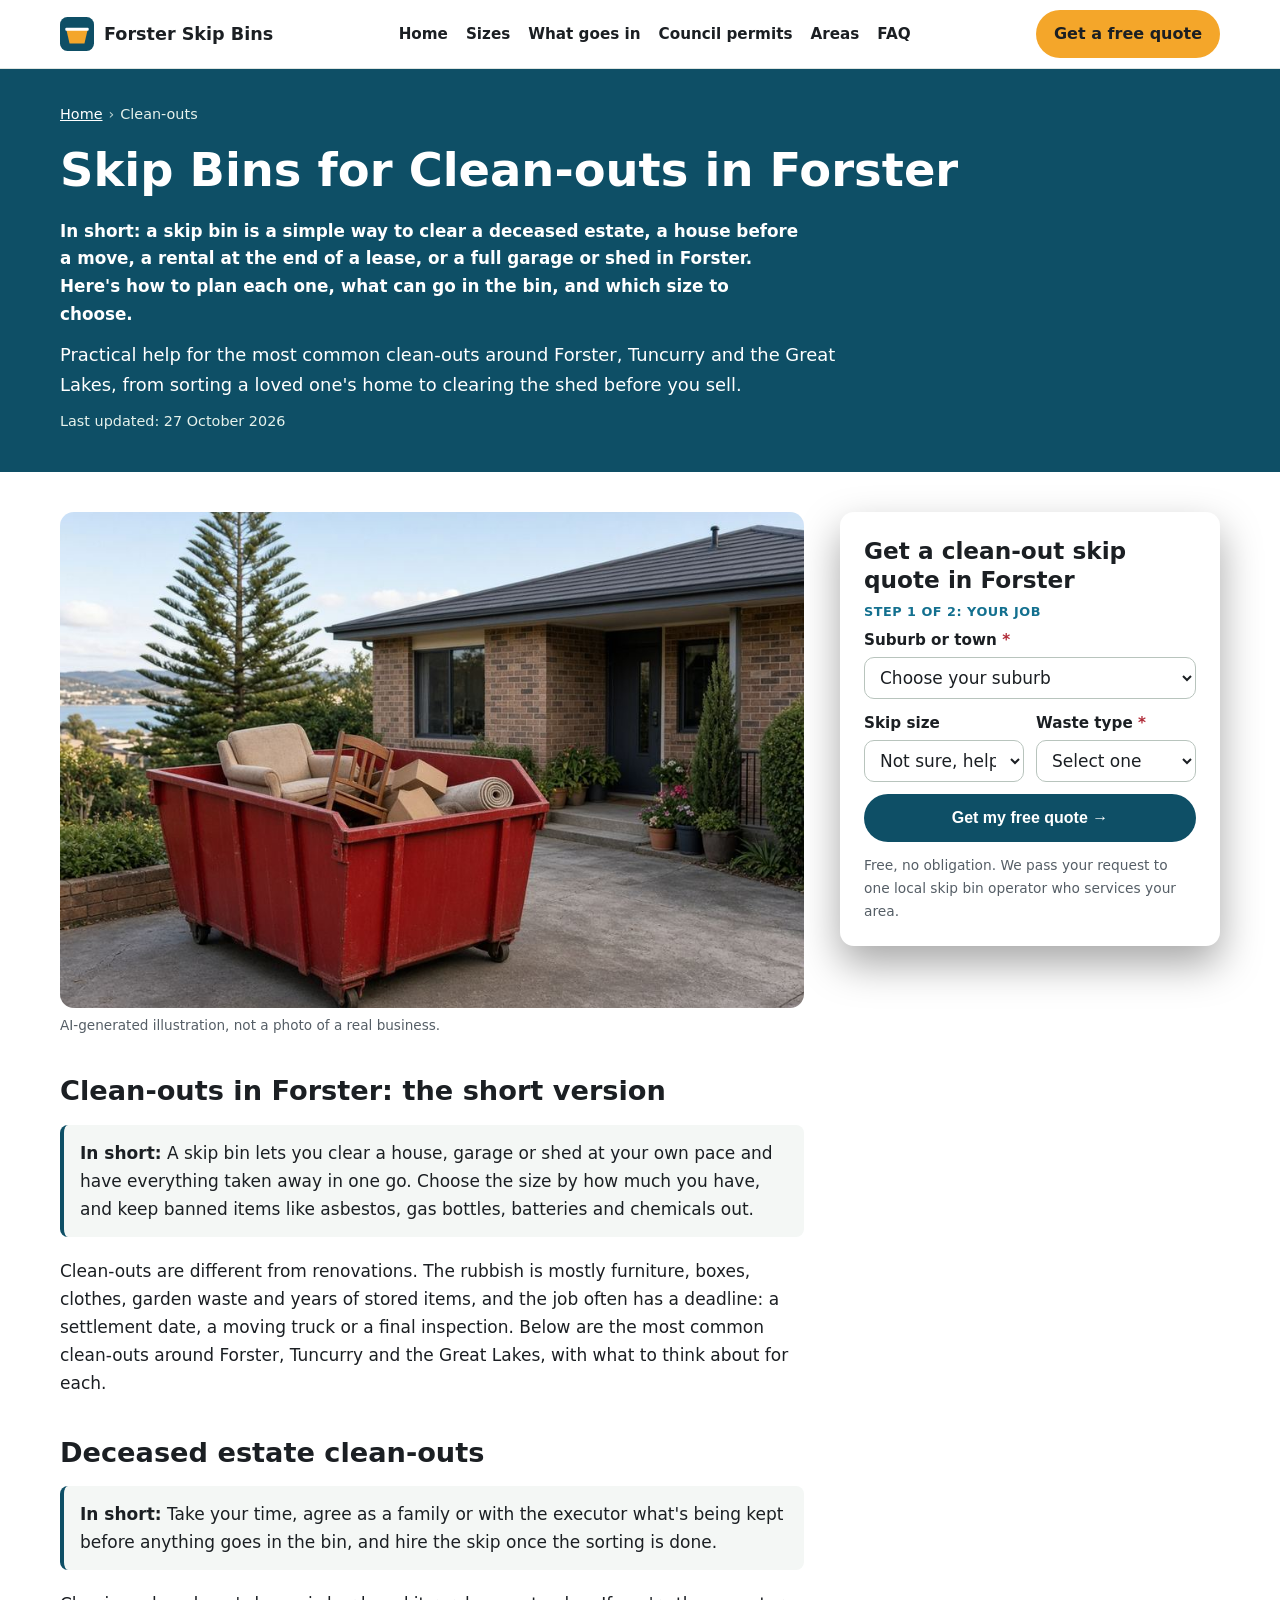
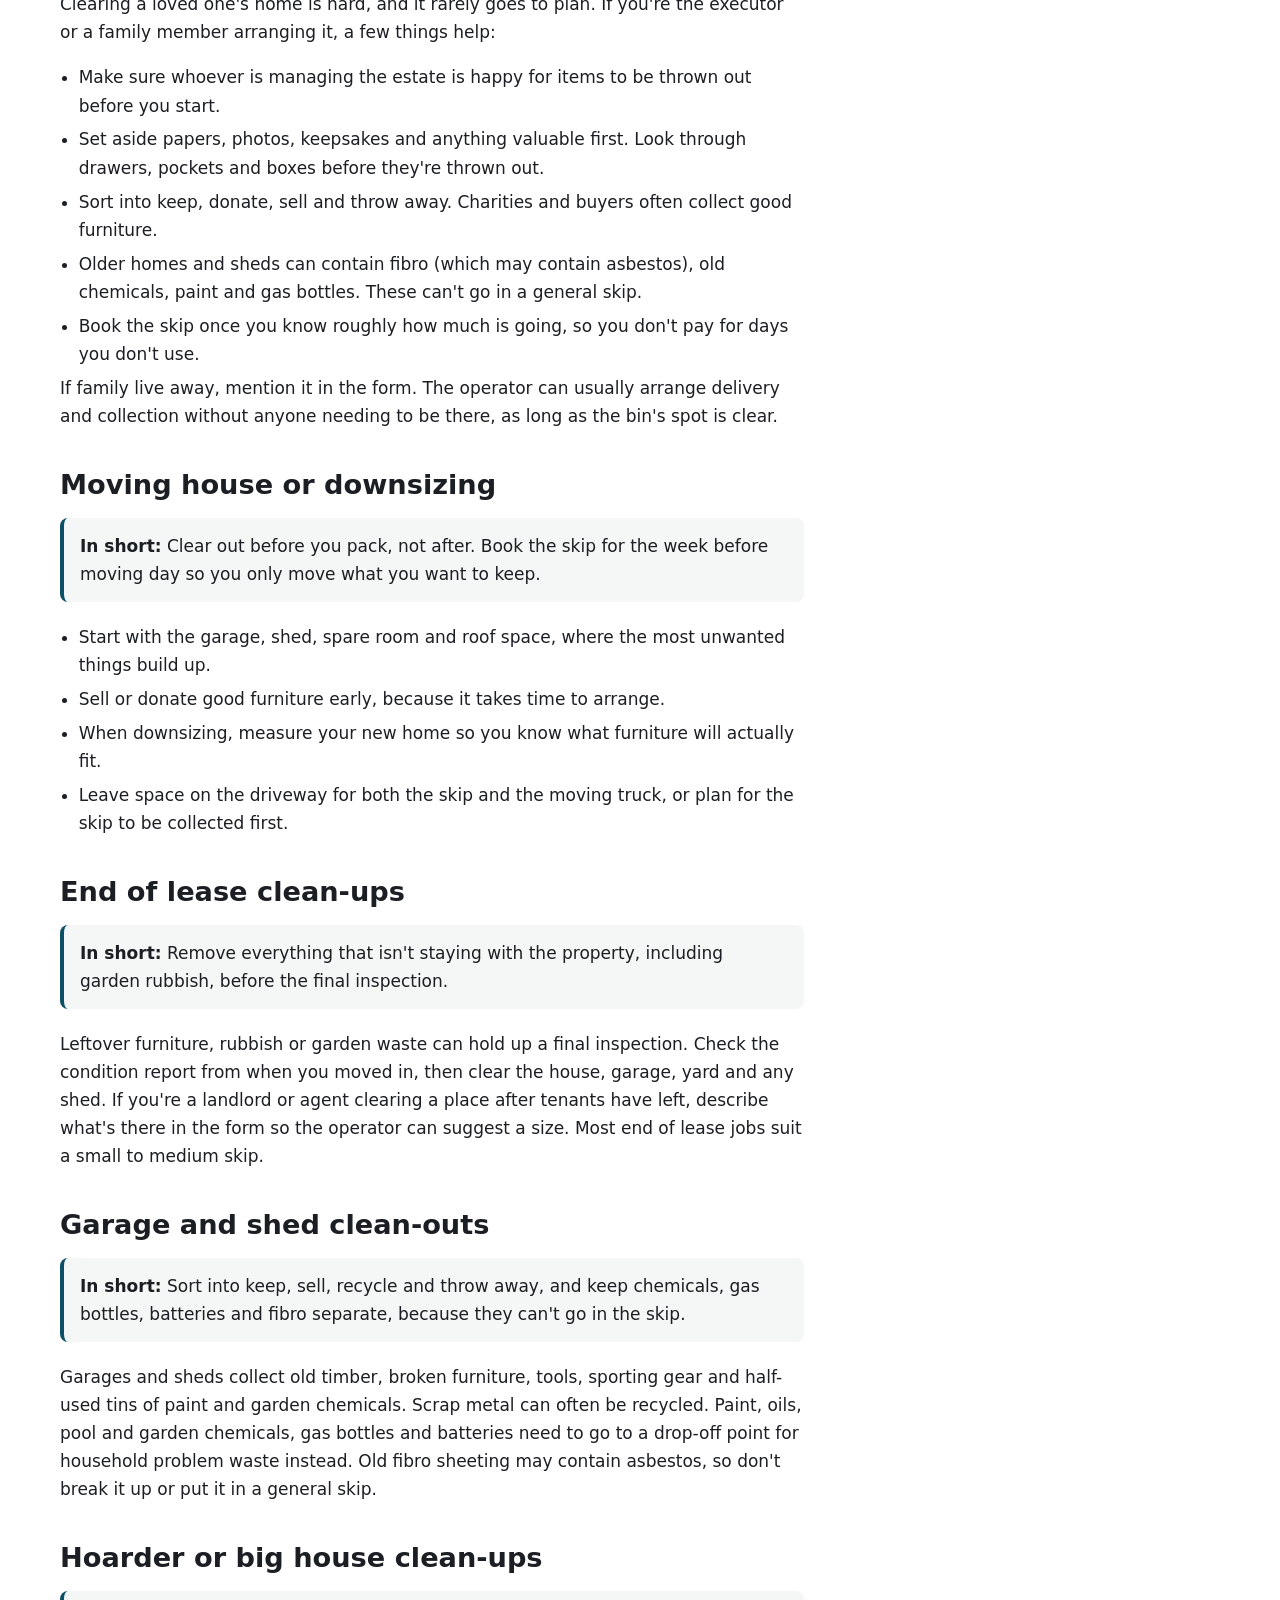
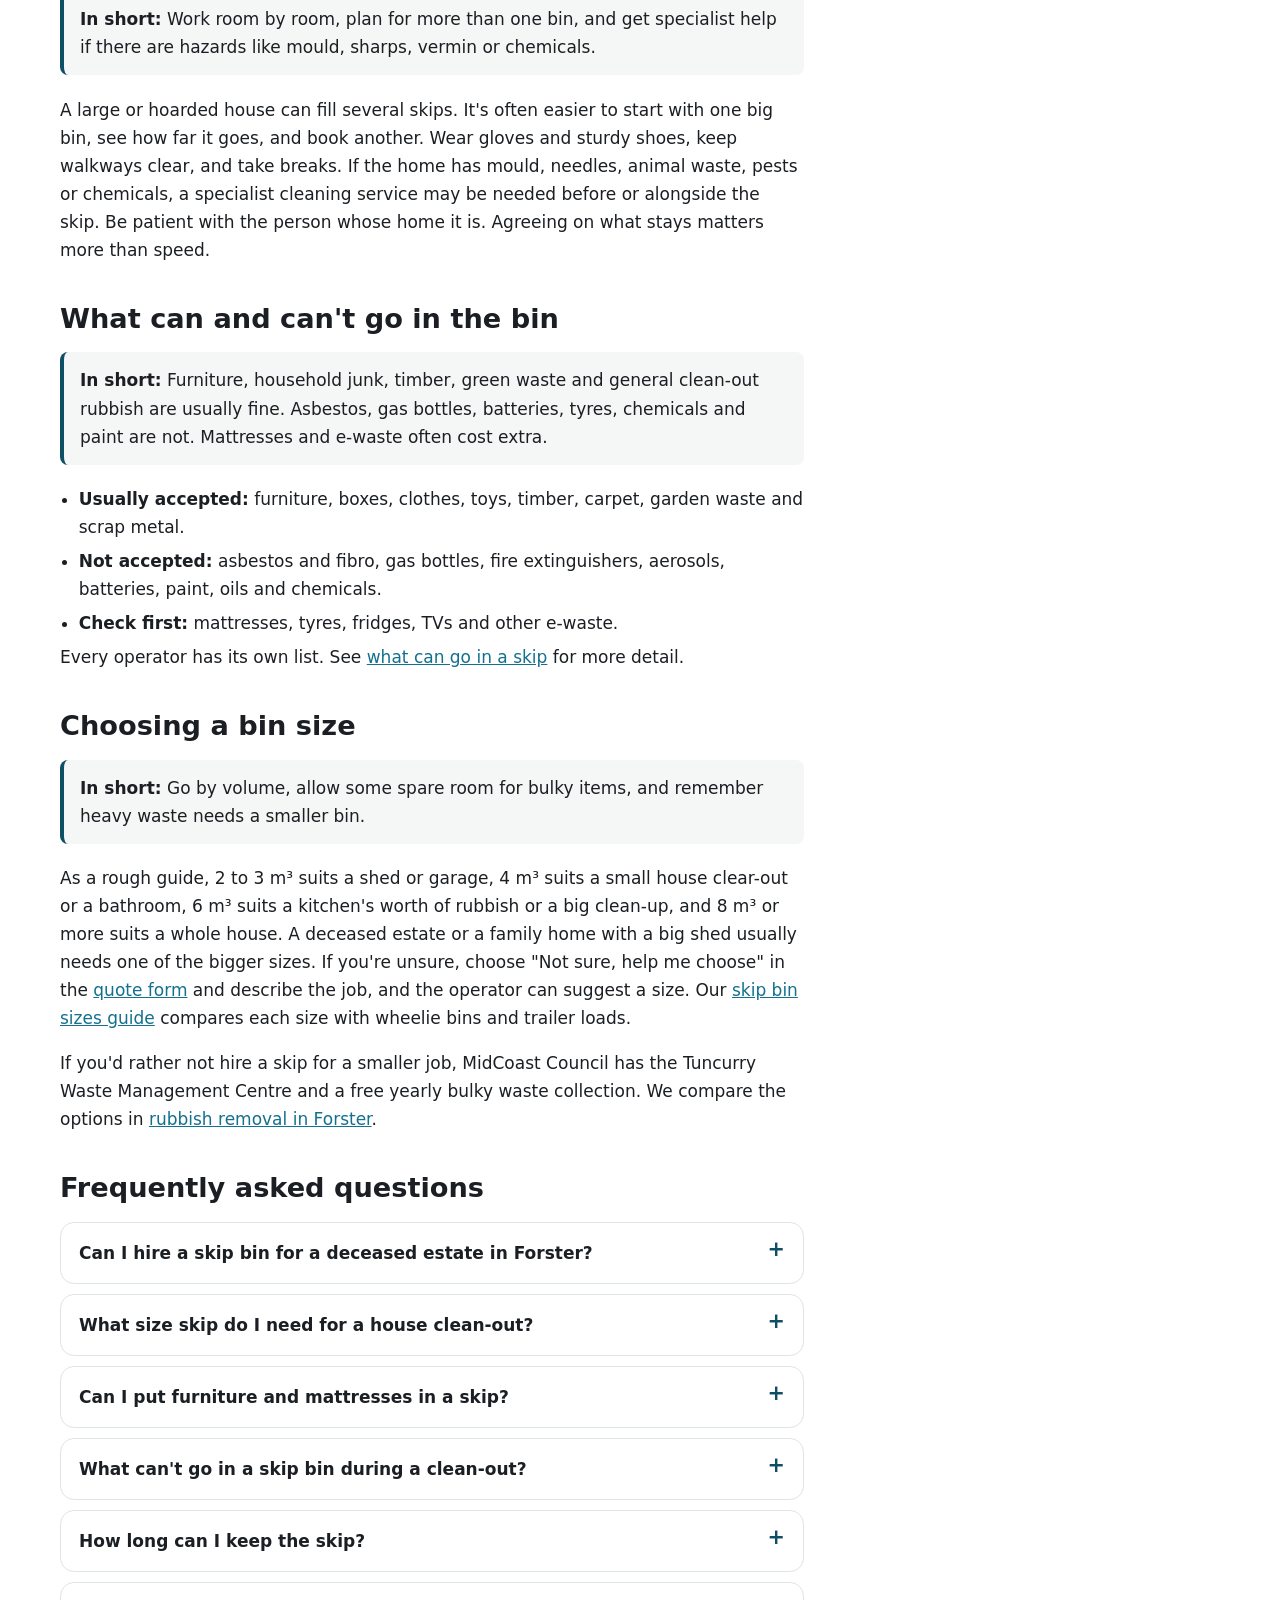
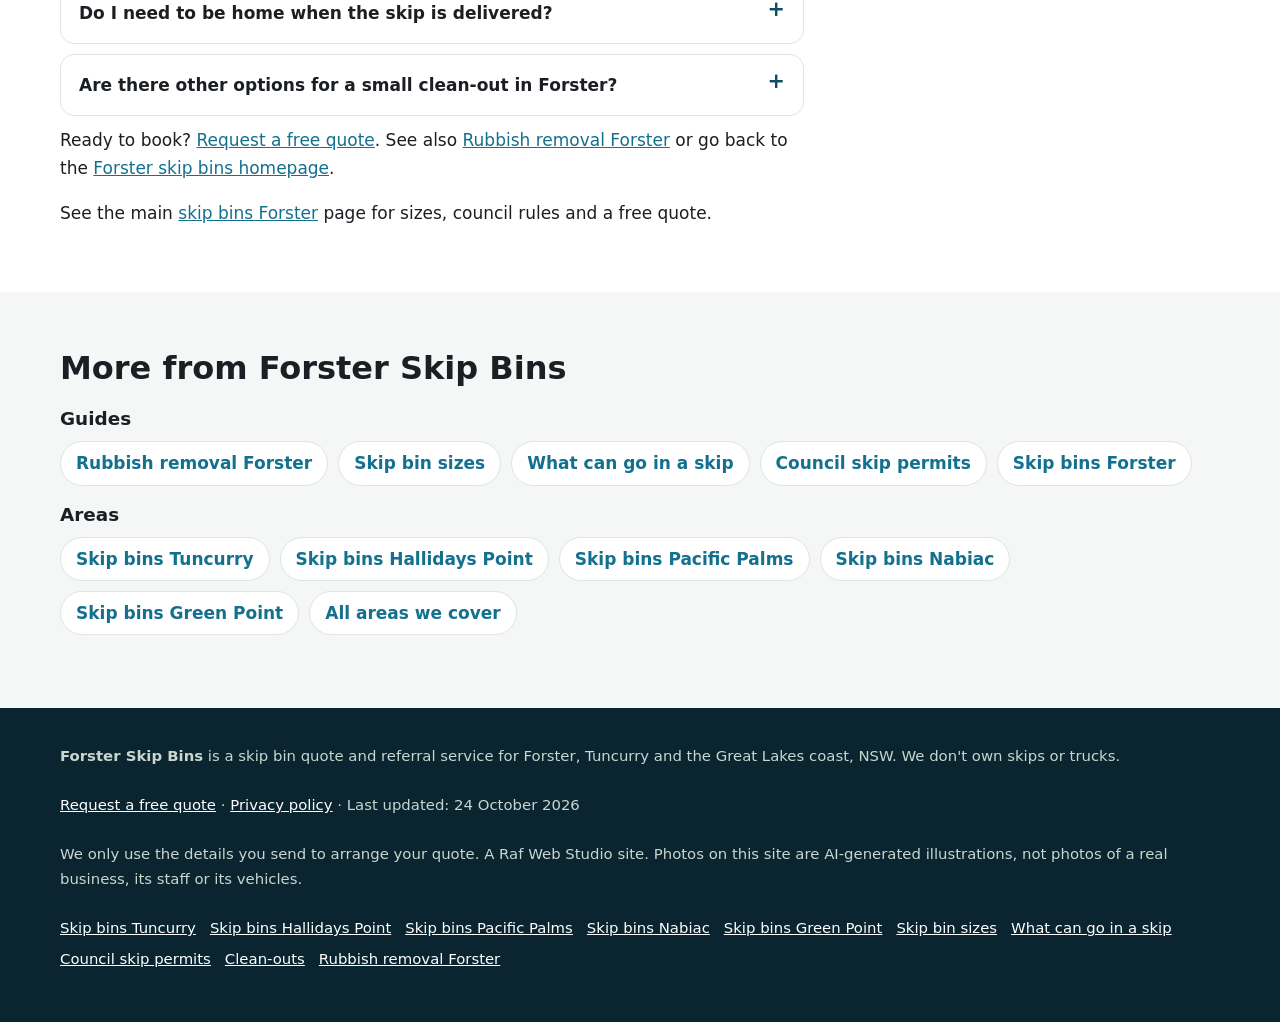
<file: clean-outs/index.html>
<!doctype html>
<html lang="en-AU">
<head>
<meta charset="utf-8">
<meta name="viewport" content="width=device-width, initial-scale=1">
<title>Skip Bins for Clean-outs in Forster | Deceased Estates, Moving &amp; Garages</title>
<meta name="description" content="Skip bins for clean-outs in Forster: deceased estates, moving house, downsizing, end of lease, garages, sheds and big house clean-ups. Sizes, what goes in, and a free quote.">
<link rel="canonical" href="https://forsterskipbins.com/clean-outs/">
<link rel="icon" href="/favicon.svg" type="image/svg+xml">
<meta name="theme-color" content="#0e4f66">
<meta property="og:type" content="article">
<meta property="og:locale" content="en_AU">
<meta property="og:site_name" content="Forster Skip Bins">
<meta property="og:title" content="Skip Bins for Clean-outs in Forster | Deceased Estates, Moving &amp; Garages">
<meta property="og:description" content="Skip bins for clean-outs in Forster: deceased estates, moving house, downsizing, end of lease, garages, sheds and big house clean-ups. Sizes, what goes in, and a free quote.">
<meta property="og:url" content="https://forsterskipbins.com/clean-outs/">
<meta property="og:image" content="https://forsterskipbins.com/img/card-downsize.jpg">
<meta name="twitter:card" content="summary_large_image">
<script>document.documentElement.classList.add('js')</script>
<link rel="stylesheet" href="/styles.css">

<!-- Google tag (gtag.js) -->
<script async src="https://www.googletagmanager.com/gtag/js?id=G-N47FP8F074"></script>
<script>
  window.dataLayer = window.dataLayer || [];
  function gtag(){dataLayer.push(arguments);}
  gtag('js', new Date());
  gtag('config', 'G-N47FP8F074');
</script>

<script type="application/ld+json">
{
 "@context": "https://schema.org",
 "@type": "WebPage",
 "@id": "https://forsterskipbins.com/clean-outs/#webpage",
 "url": "https://forsterskipbins.com/clean-outs/",
 "name": "Skip Bins for Clean-outs in Forster | Deceased Estates, Moving & Garages",
 "description": "Skip bins for clean-outs in Forster: deceased estates, moving house, downsizing, end of lease, garages, sheds and big house clean-ups. Sizes, what goes in, and a free quote.",
 "inLanguage": "en-AU",
 "dateModified": "2026-10-27",
 "isPartOf": {
  "@id": "https://forsterskipbins.com/#website"
 }
}
</script>
<script type="application/ld+json">
{
 "@context": "https://schema.org",
 "@type": "BreadcrumbList",
 "itemListElement": [
  {
   "@type": "ListItem",
   "position": 1,
   "name": "Home",
   "item": "https://forsterskipbins.com/"
  },
  {
   "@type": "ListItem",
   "position": 2,
   "name": "Clean-outs",
   "item": "https://forsterskipbins.com/clean-outs/"
  }
 ]
}
</script>
<script type="application/ld+json">
{
 "@context": "https://schema.org",
 "@type": "Service",
 "@id": "https://forsterskipbins.com/clean-outs/#service",
 "name": "Skip bins for clean-outs in Forster",
 "serviceType": "Skip bin hire",
 "description": "Skip bins for clean-outs in Forster: deceased estates, moving house, downsizing, end of lease, garages, sheds and big house clean-ups. Sizes, what goes in, and a free quote.",
 "url": "https://forsterskipbins.com/clean-outs/",
 "provider": {
  "@type": "Organization",
  "name": "Forster Skip Bins",
  "url": "https://forsterskipbins.com/"
 },
 "areaServed": [
  {
   "@type": "Place",
   "name": "Forster, NSW"
  }
 ]
}
</script>
<script type="application/ld+json">
{
 "@context": "https://schema.org",
 "@type": "FAQPage",
 "mainEntity": [
  {
   "@type": "Question",
   "name": "Can I hire a skip bin for a deceased estate in Forster?",
   "acceptedAnswer": {
    "@type": "Answer",
    "text": "Yes. A skip is a common way to clear a deceased estate. Agree with the executor or family what's being kept before anything goes in, and tell the operator if no one will be at the property for delivery or collection."
   }
  },
  {
   "@type": "Question",
   "name": "What size skip do I need for a house clean-out?",
   "acceptedAnswer": {
    "@type": "Answer",
    "text": "As a rough guide, 2 to 3 m³ suits a shed or garage, 4 m³ suits a small house clear-out or a bathroom, 6 m³ suits a kitchen's worth of rubbish or a big clean-up, and 8 m³ or more suits a whole house. A deceased estate or a family home with a big shed usually needs one of the bigger sizes."
   }
  },
  {
   "@type": "Question",
   "name": "Can I put furniture and mattresses in a skip?",
   "acceptedAnswer": {
    "@type": "Answer",
    "text": "Furniture is usually fine. Many operators accept mattresses for an extra fee, and some don't take them. List them in the quote form so the operator can confirm."
   }
  },
  {
   "@type": "Question",
   "name": "What can't go in a skip bin during a clean-out?",
   "acceptedAnswer": {
    "@type": "Answer",
    "text": "Asbestos and fibro, gas bottles, fire extinguishers, aerosols, batteries, tyres, paint, oils and chemicals. Fridges, TVs and other e-waste may be refused or cost extra."
   }
  },
  {
   "@type": "Question",
   "name": "How long can I keep the skip?",
   "acceptedAnswer": {
    "@type": "Answer",
    "text": "Hire periods differ between operators. Most include a set number of days and charge for extra days. Tell the operator your dates when you request a quote."
   }
  },
  {
   "@type": "Question",
   "name": "Do I need to be home when the skip is delivered?",
   "acceptedAnswer": {
    "@type": "Answer",
    "text": "Usually not, as long as the spot for the bin is clear and the operator knows exactly where to put it. Add delivery notes in the form."
   }
  },
  {
   "@type": "Question",
   "name": "Are there other options for a small clean-out in Forster?",
   "acceptedAnswer": {
    "@type": "Answer",
    "text": "For a load or two, taking it to the Tuncurry Waste Management Centre yourself or booking MidCoast Council's yearly bulky waste collection may be enough. Our rubbish removal guide compares the options."
   }
  }
 ]
}
</script>
</head>
<body>
<a class="skip-link" href="#main">Skip to content</a>

<header class="site-header">
  <div class="wrap">
    <a class="brand" href="/" aria-label="Forster Skip Bins home">
      <svg viewBox="0 0 64 64" aria-hidden="true"><rect width="64" height="64" rx="14" fill="#0e4f66"/><path d="M12 24h40l-6 26H18z" fill="#f4a62a"/><rect x="10" y="20" width="44" height="6" rx="2" fill="#fff"/></svg>
      Forster Skip Bins
    </a>
    <nav class="nav" aria-label="Main">
      <a href="/">Home</a>
      <a href="/skip-bin-sizes/">Sizes</a>
      <a href="/what-can-go-in-a-skip/">What goes in</a>
      <a href="/skip-bin-council-permit/">Council permits</a>
      <a href="/#areas">Areas</a>
      <a href="/#faq">FAQ</a>
    </nav>
    <a class="btn btn-call header-call" href="#quote">Get a free quote</a>
  </div>
</header>

<main id="main">
<section class="page-hero" aria-labelledby="h1">
  <div class="wrap">
    <nav class="crumbs" aria-label="Breadcrumb"><ol><li><a href="https://forsterskipbins.com/">Home</a></li><li aria-current="page">Clean-outs</li></ol></nav>
    <h1 id="h1">Skip Bins for Clean-outs in Forster</h1>
    <p class="summary">In short: a skip bin is a simple way to clear a deceased estate, a house before a move, a rental at the end of a lease, or a full garage or shed in Forster. Here&#x27;s how to plan each one, what can go in the bin, and which size to choose.</p>
    <p class="lead">Practical help for the most common clean-outs around Forster, Tuncurry and the Great Lakes, from sorting a loved one&#x27;s home to clearing the shed before you sell.</p>
    <p class="updated">Last updated: 27 October 2026</p>
  </div>
</section>
<div class="wrap page-grid">
  <article class="page-body">
<figure><img src="/img/card-downsize.jpg" width="900" height="600" style="aspect-ratio:3/2;object-fit:cover" alt="Illustration of a red skip bin outside a home during a downsizing clear-out" decoding="async"><figcaption>AI-generated illustration, not a photo of a real business.</figcaption></figure>
<h2>Clean-outs in Forster: the short version</h2>
<p class="callout"><strong>In short:</strong> A skip bin lets you clear a house, garage or shed at your own pace and have everything taken away in one go. Choose the size by how much you have, and keep banned items like asbestos, gas bottles, batteries and chemicals out.</p><p>Clean-outs are different from renovations. The rubbish is mostly furniture, boxes, clothes, garden waste and years of stored items, and the job often has a deadline: a settlement date, a moving truck or a final inspection. Below are the most common clean-outs around Forster, Tuncurry and the Great Lakes, with what to think about for each.</p>
<h2>Deceased estate clean-outs</h2>
<p class="callout"><strong>In short:</strong> Take your time, agree as a family or with the executor what's being kept before anything goes in the bin, and hire the skip once the sorting is done.</p><p>Clearing a loved one's home is hard, and it rarely goes to plan. If you're the executor or a family member arranging it, a few things help:</p><ul class="clean"><li>Make sure whoever is managing the estate is happy for items to be thrown out before you start.</li><li>Set aside papers, photos, keepsakes and anything valuable first. Look through drawers, pockets and boxes before they're thrown out.</li><li>Sort into keep, donate, sell and throw away. Charities and buyers often collect good furniture.</li><li>Older homes and sheds can contain fibro (which may contain asbestos), old chemicals, paint and gas bottles. These can't go in a general skip.</li><li>Book the skip once you know roughly how much is going, so you don't pay for days you don't use.</li></ul><p>If family live away, mention it in the form. The operator can usually arrange delivery and collection without anyone needing to be there, as long as the bin's spot is clear.</p>
<h2>Moving house or downsizing</h2>
<p class="callout"><strong>In short:</strong> Clear out before you pack, not after. Book the skip for the week before moving day so you only move what you want to keep.</p><ul class="clean"><li>Start with the garage, shed, spare room and roof space, where the most unwanted things build up.</li><li>Sell or donate good furniture early, because it takes time to arrange.</li><li>When downsizing, measure your new home so you know what furniture will actually fit.</li><li>Leave space on the driveway for both the skip and the moving truck, or plan for the skip to be collected first.</li></ul>
<h2>End of lease clean-ups</h2>
<p class="callout"><strong>In short:</strong> Remove everything that isn't staying with the property, including garden rubbish, before the final inspection.</p><p>Leftover furniture, rubbish or garden waste can hold up a final inspection. Check the condition report from when you moved in, then clear the house, garage, yard and any shed. If you're a landlord or agent clearing a place after tenants have left, describe what's there in the form so the operator can suggest a size. Most end of lease jobs suit a small to medium skip.</p>
<h2>Garage and shed clean-outs</h2>
<p class="callout"><strong>In short:</strong> Sort into keep, sell, recycle and throw away, and keep chemicals, gas bottles, batteries and fibro separate, because they can't go in the skip.</p><p>Garages and sheds collect old timber, broken furniture, tools, sporting gear and half-used tins of paint and garden chemicals. Scrap metal can often be recycled. Paint, oils, pool and garden chemicals, gas bottles and batteries need to go to a drop-off point for household problem waste instead. Old fibro sheeting may contain asbestos, so don't break it up or put it in a general skip.</p>
<h2>Hoarder or big house clean-ups</h2>
<p class="callout"><strong>In short:</strong> Work room by room, plan for more than one bin, and get specialist help if there are hazards like mould, sharps, vermin or chemicals.</p><p>A large or hoarded house can fill several skips. It's often easier to start with one big bin, see how far it goes, and book another. Wear gloves and sturdy shoes, keep walkways clear, and take breaks. If the home has mould, needles, animal waste, pests or chemicals, a specialist cleaning service may be needed before or alongside the skip. Be patient with the person whose home it is. Agreeing on what stays matters more than speed.</p>
<h2>What can and can&#x27;t go in the bin</h2>
<p class="callout"><strong>In short:</strong> Furniture, household junk, timber, green waste and general clean-out rubbish are usually fine. Asbestos, gas bottles, batteries, tyres, chemicals and paint are not. Mattresses and e-waste often cost extra.</p><ul class="clean"><li><strong>Usually accepted:</strong> furniture, boxes, clothes, toys, timber, carpet, garden waste and scrap metal.</li><li><strong>Not accepted:</strong> asbestos and fibro, gas bottles, fire extinguishers, aerosols, batteries, paint, oils and chemicals.</li><li><strong>Check first:</strong> mattresses, tyres, fridges, TVs and other e-waste.</li></ul><p>Every operator has its own list. See <a href="/what-can-go-in-a-skip/">what can go in a skip</a> for more detail.</p>
<h2>Choosing a bin size</h2>
<p class="callout"><strong>In short:</strong> Go by volume, allow some spare room for bulky items, and remember heavy waste needs a smaller bin.</p><p>As a rough guide, 2 to 3 m³ suits a shed or garage, 4 m³ suits a small house clear-out or a bathroom, 6 m³ suits a kitchen's worth of rubbish or a big clean-up, and 8 m³ or more suits a whole house. A deceased estate or a family home with a big shed usually needs one of the bigger sizes. If you're unsure, choose "Not sure, help me choose" in the <a href="#quote">quote form</a> and describe the job, and the operator can suggest a size. Our <a href="/skip-bin-sizes/">skip bin sizes guide</a> compares each size with wheelie bins and trailer loads.</p><p>If you'd rather not hire a skip for a smaller job, MidCoast Council has the Tuncurry Waste Management Centre and a free yearly bulky waste collection. We compare the options in <a href="/rubbish-removal-forster/">rubbish removal in Forster</a>.</p>
<h2 id="faq-h">Frequently asked questions</h2>
<details><summary>Can I hire a skip bin for a deceased estate in Forster?</summary><p>Yes. A skip is a common way to clear a deceased estate. Agree with the executor or family what&#x27;s being kept before anything goes in, and tell the operator if no one will be at the property for delivery or collection.</p></details><details><summary>What size skip do I need for a house clean-out?</summary><p>As a rough guide, 2 to 3 m³ suits a shed or garage, 4 m³ suits a small house clear-out or a bathroom, 6 m³ suits a kitchen&#x27;s worth of rubbish or a big clean-up, and 8 m³ or more suits a whole house. A deceased estate or a family home with a big shed usually needs one of the bigger sizes.</p></details><details><summary>Can I put furniture and mattresses in a skip?</summary><p>Furniture is usually fine. Many operators accept mattresses for an extra fee, and some don&#x27;t take them. List them in the quote form so the operator can confirm.</p></details><details><summary>What can&#x27;t go in a skip bin during a clean-out?</summary><p>Asbestos and fibro, gas bottles, fire extinguishers, aerosols, batteries, tyres, paint, oils and chemicals. Fridges, TVs and other e-waste may be refused or cost extra.</p></details><details><summary>How long can I keep the skip?</summary><p>Hire periods differ between operators. Most include a set number of days and charge for extra days. Tell the operator your dates when you request a quote.</p></details><details><summary>Do I need to be home when the skip is delivered?</summary><p>Usually not, as long as the spot for the bin is clear and the operator knows exactly where to put it. Add delivery notes in the form.</p></details><details><summary>Are there other options for a small clean-out in Forster?</summary><p>For a load or two, taking it to the Tuncurry Waste Management Centre yourself or booking MidCoast Council&#x27;s yearly bulky waste collection may be enough. Our rubbish removal guide compares the options.</p></details>
<p>Ready to book? <a href="#quote">Request a free quote</a>. See also <a href="/rubbish-removal-forster/">Rubbish removal Forster</a> or go back to the <a href="/">Forster skip bins homepage</a>.</p>

<p class="home-link">See the main <a href="/">skip bins Forster</a> page for sizes, council rules and a free quote.</p>
  </article>
  <aside class="page-aside">
    <div class="hero-form-card" id="quote">
      <h2 id="quote-h">Get a clean-out skip quote in Forster</h2>
      <form class="quote-form two-step" id="quote-form" action="https://formsubmit.co/f6b9ce7bf1b940845caaa14199462b38" method="post" novalidate>
        <input type="hidden" name="_subject" value="New quote request – forsterskipbins.com">
        <input type="hidden" name="_captcha" value="true">
        <input type="hidden" name="_template" value="table">
        <input type="hidden" name="_next" value="https://forsterskipbins.com/thanks.html">
        <input type="hidden" name="_autoresponse" value="Thanks for your skip bin request. We&#x27;ve received it and are passing it to a local operator, who&#x27;ll be in touch shortly with availability and a price.">
        <input type="text" name="_honey" style="display:none" tabindex="-1" autocomplete="off" aria-hidden="true">
        <input type="hidden" name="source" value="forsterskipbins.com">
        <input type="hidden" name="page" value="/clean-outs/">
        <fieldset class="step step-1">
          <legend class="step-label">Step 1 of 2: your job</legend>
          <div class="full"><label for="suburb">Suburb or town <span class="req" aria-hidden="true">*</span></label>
            <select id="suburb" name="suburb" required><option value="">Choose your suburb</option><option>Forster</option><option>Tuncurry</option><option>Green Point</option><option>Hallidays Point</option><option>Diamond Beach</option><option>Black Head</option><option>Tallwoods Village</option><option>Red Head</option><option>Pacific Palms</option><option>Elizabeth Beach</option><option>Boomerang Beach</option><option>Blueys Beach</option><option>Smiths Lake</option><option>Seal Rocks</option><option>Coomba Park</option><option>Nabiac</option><option>Failford</option><option>Darawank</option><option value="Other">Other (tell us below)</option></select></div>
          <div class="full other-wrap"><label for="suburb_other">Other suburb or town</label><input id="suburb_other" name="suburb_other" type="text" autocomplete="address-level2"></div>
          <div><label for="size">Skip size</label>
            <select id="size" name="skip_size"><option value="Not sure">Not sure, help me choose</option><option>Skip bag (about 1 m³)</option><option>2 m³</option><option>3 m³</option><option>4 m³</option><option>6 m³</option><option>8 m³</option><option>9 m³</option><option>10–12 m³</option><option>Larger / hook-lift</option></select></div>
          <div><label for="waste">Waste type <span class="req" aria-hidden="true">*</span></label>
            <select id="waste" name="waste_type" required><option value="">Select one</option><option>General household</option><option>Green waste</option><option>Mixed renovation / building</option><option>Soil, concrete or bricks</option><option>Mixed, not sure</option><option>May contain asbestos</option></select></div>
          <div class="full js-only"><button class="btn btn-primary btn-block" type="button" id="to-step-2">Get my free quote →</button></div>
          <p class="microcopy full">Free, no obligation. We pass your request to one local skip bin operator who services your area.</p>
          <p class="form-error full" id="step1-error" role="alert" hidden>Please choose your suburb and waste type.</p>
        </fieldset>
        <fieldset class="step step-2" id="step-2">
          <legend class="step-label">Step 2 of 2: your details</legend>
          <div><label for="name">Name <span class="req" aria-hidden="true">*</span></label><input id="name" name="name" type="text" autocomplete="name" required></div>
          <div><label for="phone">Phone <span class="req" aria-hidden="true">*</span></label><input id="phone" name="phone" type="tel" autocomplete="tel" inputmode="tel" required></div>
          <div><label for="email">Email</label><input id="email" name="email" type="email" autocomplete="email"></div>
          <div><label for="date">Delivery date</label><input id="date" name="preferred_date" type="date"></div>
          <div class="full"><label for="message">Anything else?</label><textarea id="message" name="message" rows="2" placeholder="e.g. holiday rental turnover, unit block (strata), tight driveway, 5 days"></textarea></div>
          <p class="consent full">By sending this form you agree we can share your details with one local skip bin operator so they can quote for your job. See our <a href="/privacy.html">privacy policy</a>.</p>
          <div class="full step2-actions"><button class="btn btn-primary" type="submit">Send my quote request</button><button class="btn-link js-only" type="button" id="back-1">← Back</button></div>
        </fieldset>
      </form>
    </div>
  </aside>
</div>
<section class="alt" aria-labelledby="more-h">
  <div class="wrap">
    <h2 id="more-h">More from Forster Skip Bins</h2>
    <h3>Guides</h3>
    <ul class="link-list"><li><a href="/rubbish-removal-forster/">Rubbish removal Forster</a></li><li><a href="/skip-bin-sizes/">Skip bin sizes</a></li><li><a href="/what-can-go-in-a-skip/">What can go in a skip</a></li><li><a href="/skip-bin-council-permit/">Council skip permits</a></li><li><a href="/">Skip bins Forster</a></li></ul>
    <h3>Areas</h3>
    <ul class="link-list"><li><a href="/skip-bins-tuncurry/">Skip bins Tuncurry</a></li><li><a href="/skip-bins-hallidays-point/">Skip bins Hallidays Point</a></li><li><a href="/skip-bins-pacific-palms/">Skip bins Pacific Palms</a></li><li><a href="/skip-bins-nabiac/">Skip bins Nabiac</a></li><li><a href="/skip-bins-green-point/">Skip bins Green Point</a></li><li><a href="/#areas">All areas we cover</a></li></ul>
  </div>
</section>
</main>

<footer class="site-footer">
  <div class="wrap">
    <p><strong>Forster Skip Bins</strong> is a skip bin quote and referral service for Forster, Tuncurry and the Great Lakes coast, NSW. We don't own skips or trucks.</p>
    <p><a href="#quote">Request a free quote</a> · <a href="/privacy.html">Privacy policy</a> · Last updated: 24 October 2026</p>
    <p>We only use the details you send to arrange your quote. A Raf Web Studio site. Photos on this site are AI-generated illustrations, not photos of a real business, its staff or its vehicles.</p>
    <p class="footer-links"><a href="/skip-bins-tuncurry/">Skip bins Tuncurry</a> <a href="/skip-bins-hallidays-point/">Skip bins Hallidays Point</a> <a href="/skip-bins-pacific-palms/">Skip bins Pacific Palms</a> <a href="/skip-bins-nabiac/">Skip bins Nabiac</a> <a href="/skip-bins-green-point/">Skip bins Green Point</a> <a href="/skip-bin-sizes/">Skip bin sizes</a> <a href="/what-can-go-in-a-skip/">What can go in a skip</a> <a href="/skip-bin-council-permit/">Council skip permits</a> <a href="/clean-outs/">Clean-outs</a> <a href="/rubbish-removal-forster/">Rubbish removal Forster</a></p>
  </div>
</footer>

<div class="mobile-call" aria-label="Quick contact">
  <a class="btn btn-call" href="#quote">Get a free quote</a>
</div>
<script src="/form.js" defer></script>
</body>
</html>
</file>
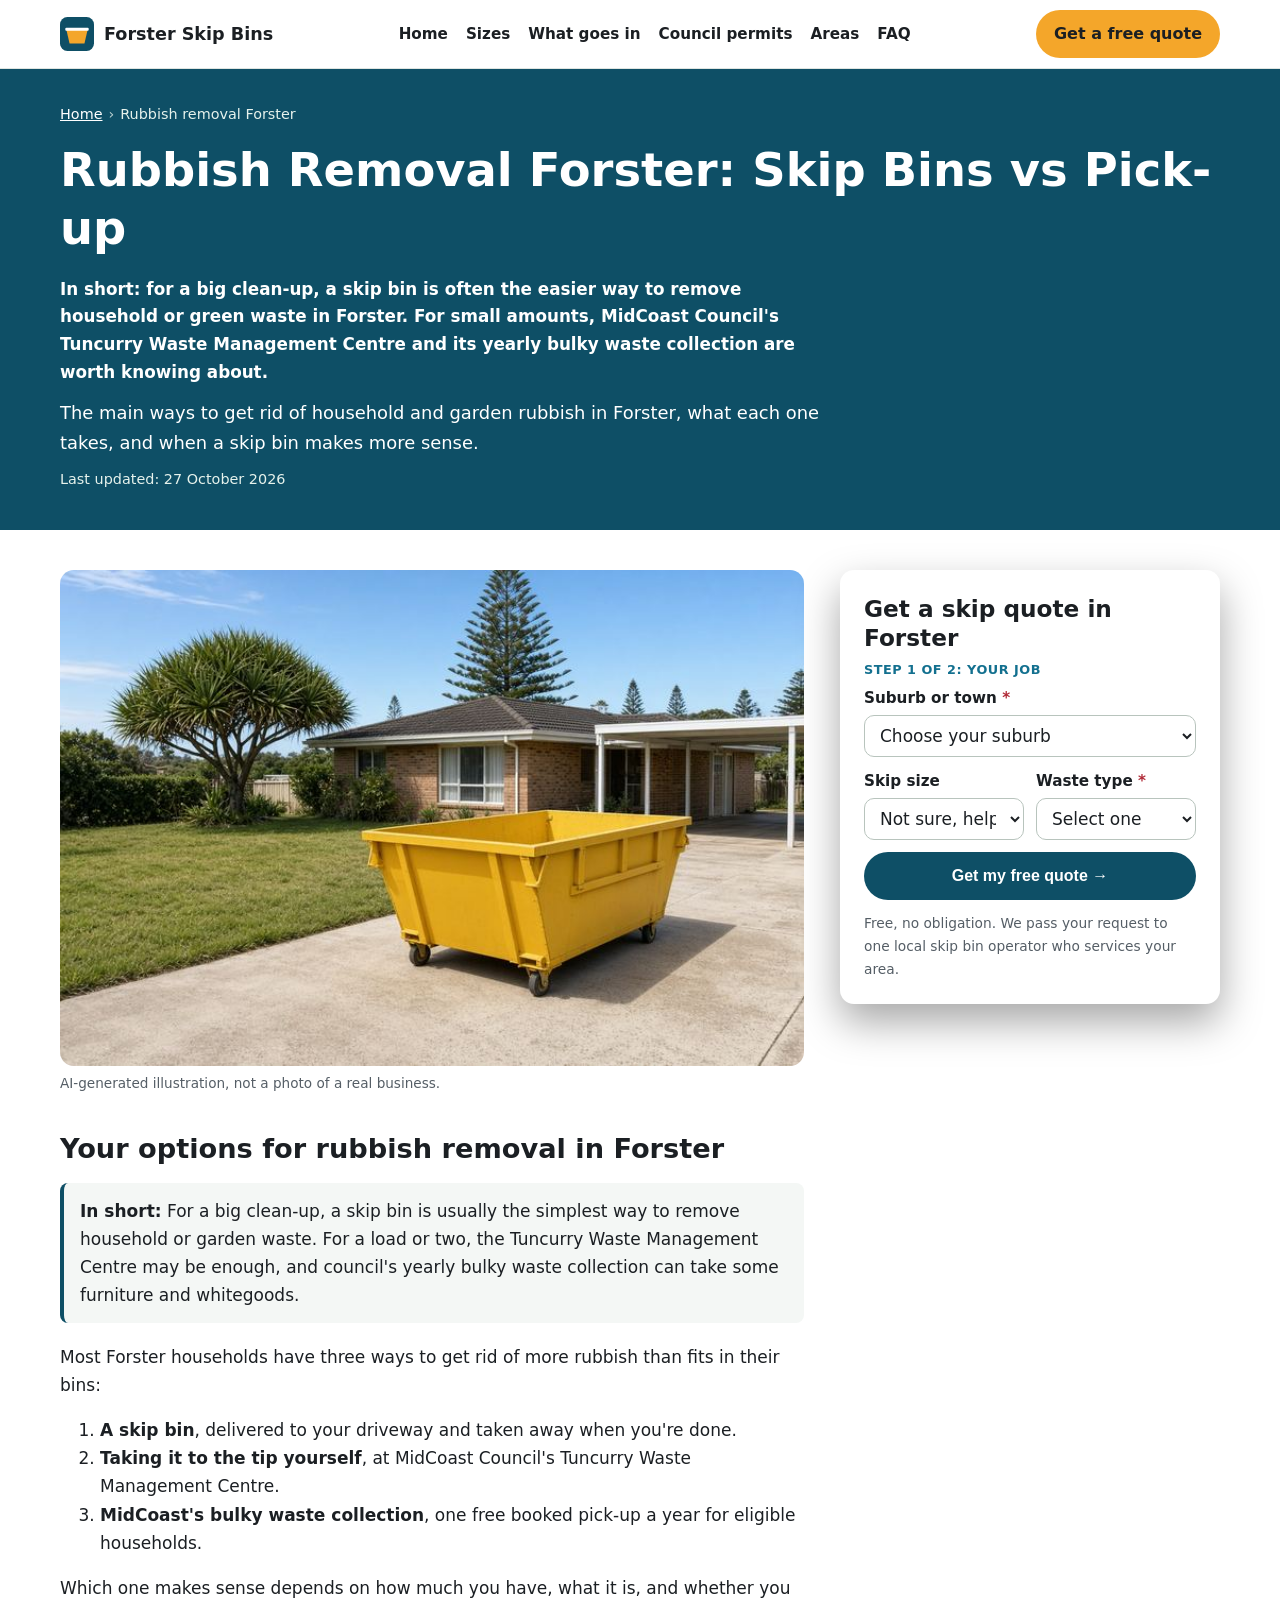
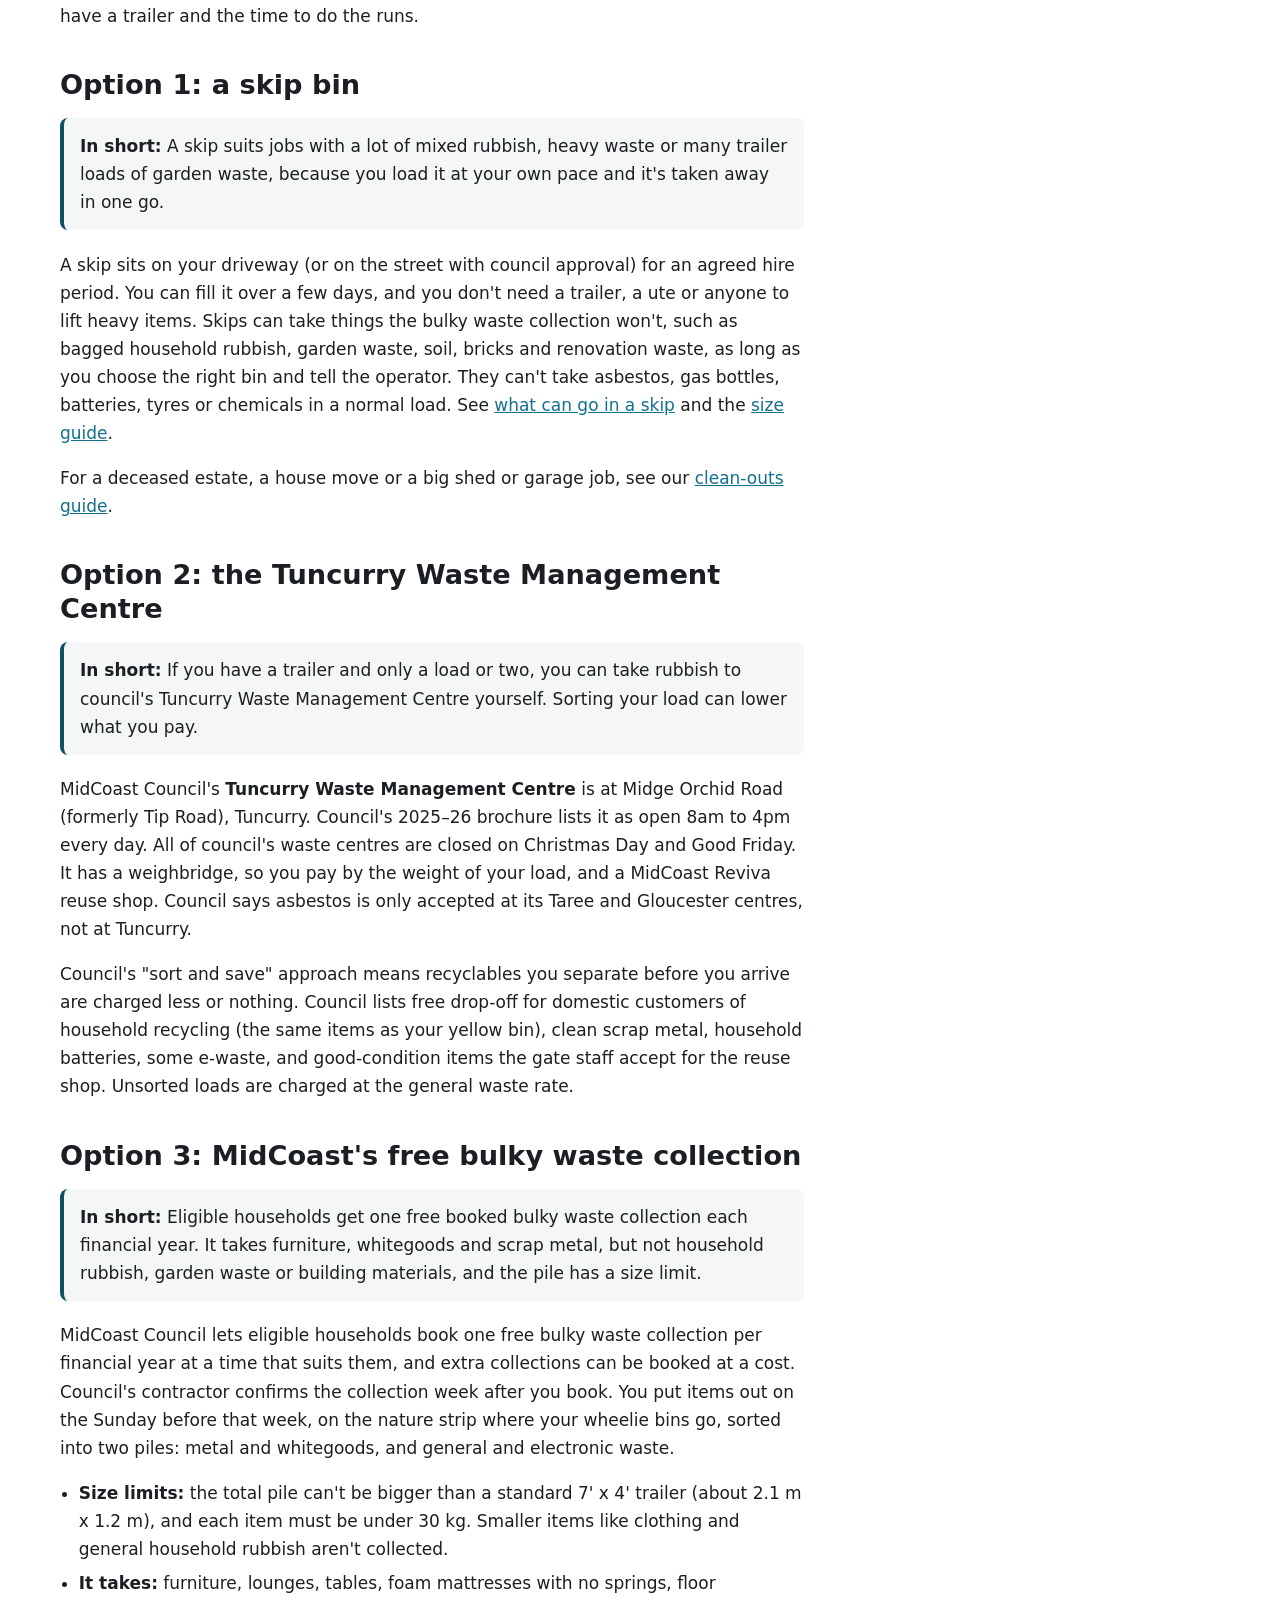
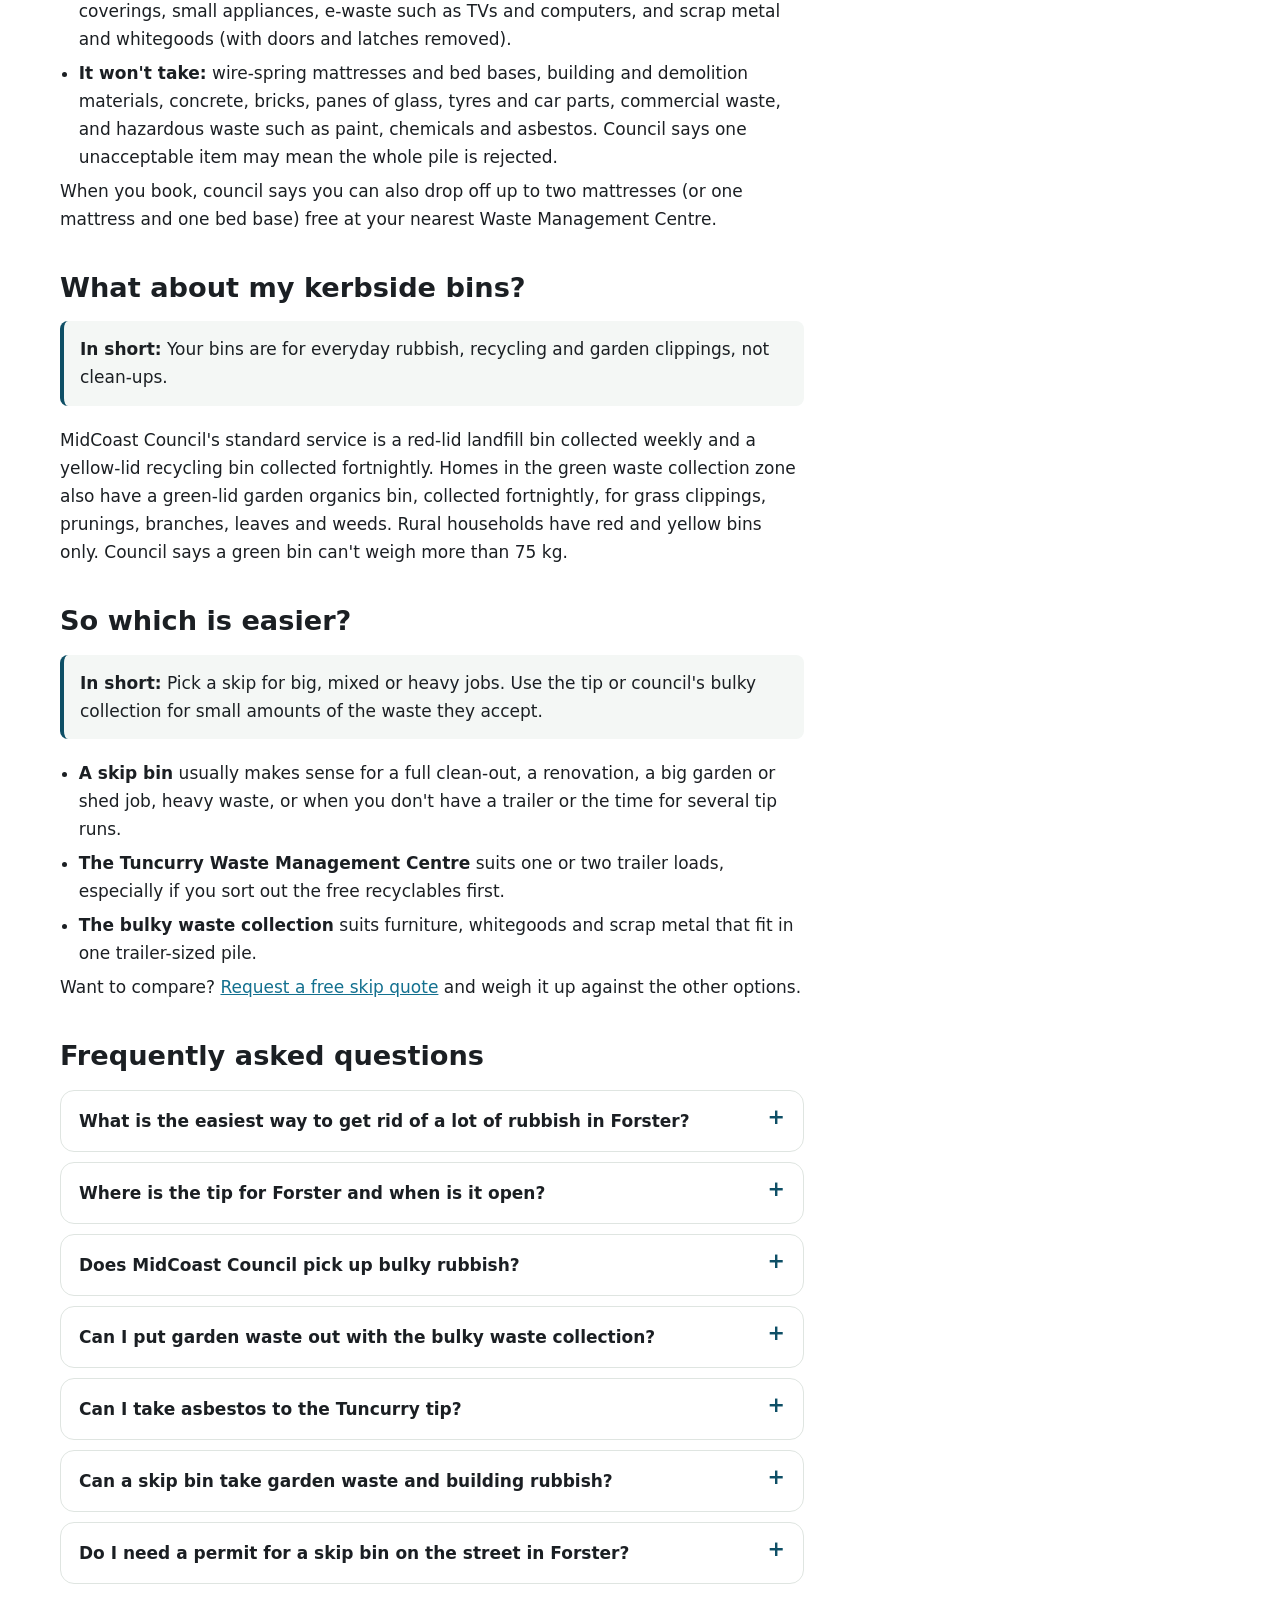
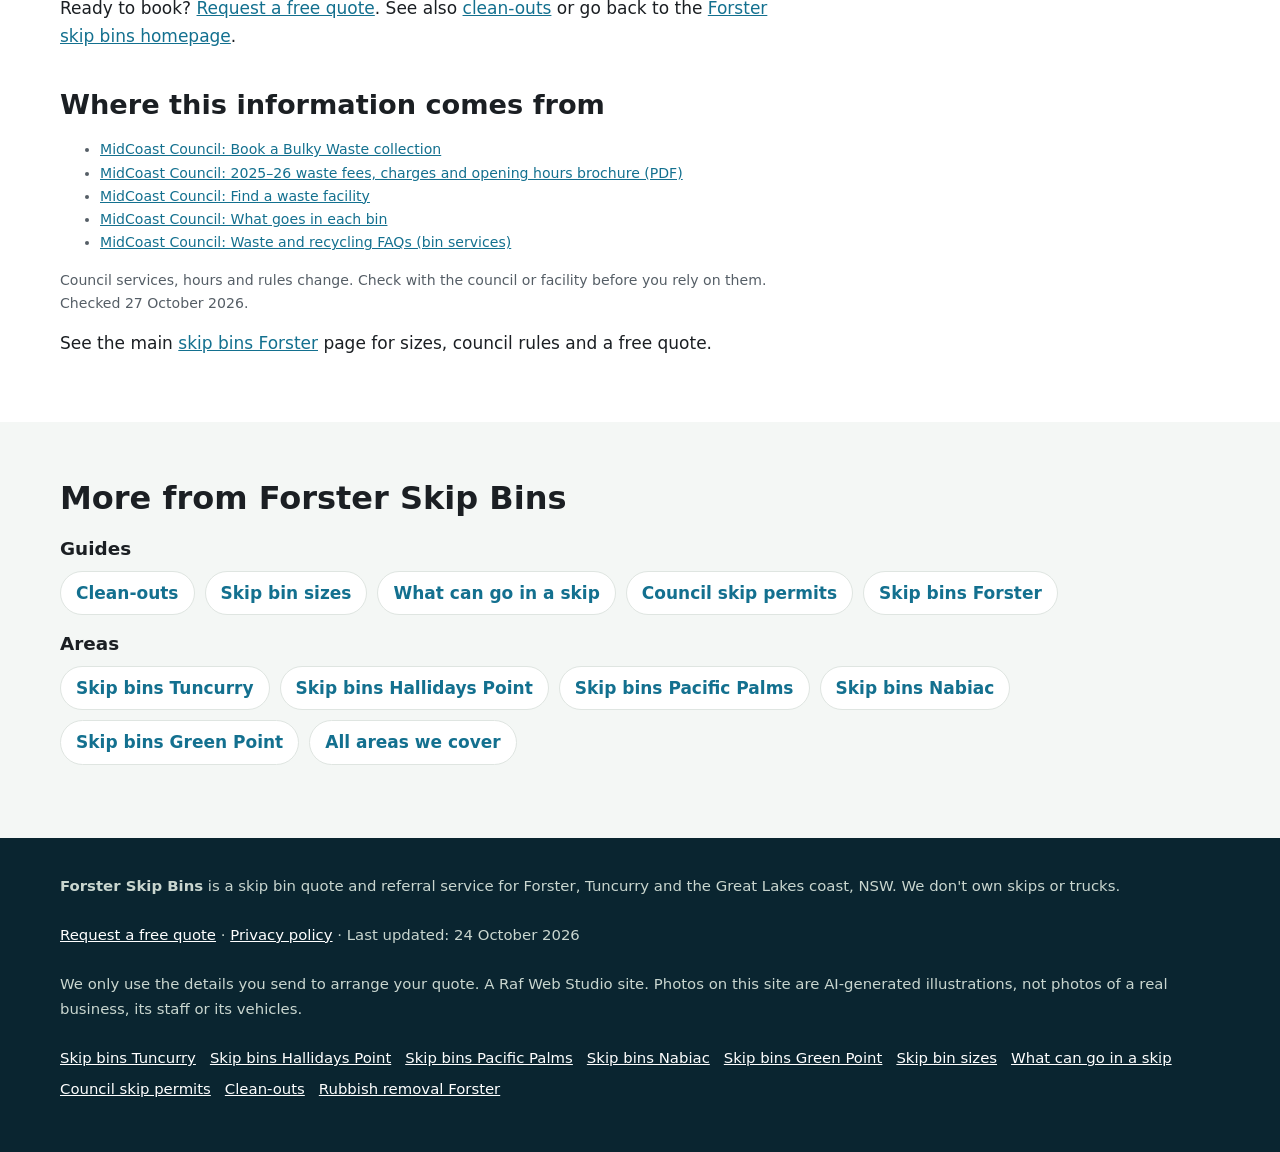
<file: rubbish-removal-forster/index.html>
<!doctype html>
<html lang="en-AU">
<head>
<meta charset="utf-8">
<meta name="viewport" content="width=device-width, initial-scale=1">
<title>Rubbish Removal Forster: Skip Bins vs Pick-up</title>
<meta name="description" content="Rubbish removal in Forster: compare a skip bin with the local tip and MidCoast Council&#x27;s services, with what each one accepts. Free skip quote.">
<link rel="canonical" href="https://forsterskipbins.com/rubbish-removal-forster/">
<link rel="icon" href="/favicon.svg" type="image/svg+xml">
<meta name="theme-color" content="#0e4f66">
<meta property="og:type" content="article">
<meta property="og:locale" content="en_AU">
<meta property="og:site_name" content="Forster Skip Bins">
<meta property="og:title" content="Rubbish Removal Forster: Skip Bins vs Pick-up">
<meta property="og:description" content="Rubbish removal in Forster: compare a skip bin with the local tip and MidCoast Council&#x27;s services, with what each one accepts. Free skip quote.">
<meta property="og:url" content="https://forsterskipbins.com/rubbish-removal-forster/">
<meta property="og:image" content="https://forsterskipbins.com/img/step3.jpg">
<meta name="twitter:card" content="summary_large_image">
<script>document.documentElement.classList.add('js')</script>
<link rel="stylesheet" href="/styles.css">

<!-- Google tag (gtag.js) -->
<script async src="https://www.googletagmanager.com/gtag/js?id=G-N47FP8F074"></script>
<script>
  window.dataLayer = window.dataLayer || [];
  function gtag(){dataLayer.push(arguments);}
  gtag('js', new Date());
  gtag('config', 'G-N47FP8F074');
</script>

<script type="application/ld+json">
{
 "@context": "https://schema.org",
 "@type": "WebPage",
 "@id": "https://forsterskipbins.com/rubbish-removal-forster/#webpage",
 "url": "https://forsterskipbins.com/rubbish-removal-forster/",
 "name": "Rubbish Removal Forster: Skip Bins vs Pick-up",
 "description": "Rubbish removal in Forster: compare a skip bin with the local tip and MidCoast Council's services, with what each one accepts. Free skip quote.",
 "inLanguage": "en-AU",
 "dateModified": "2026-10-27",
 "isPartOf": {
  "@id": "https://forsterskipbins.com/#website"
 }
}
</script>
<script type="application/ld+json">
{
 "@context": "https://schema.org",
 "@type": "BreadcrumbList",
 "itemListElement": [
  {
   "@type": "ListItem",
   "position": 1,
   "name": "Home",
   "item": "https://forsterskipbins.com/"
  },
  {
   "@type": "ListItem",
   "position": 2,
   "name": "Rubbish removal Forster",
   "item": "https://forsterskipbins.com/rubbish-removal-forster/"
  }
 ]
}
</script>
<script type="application/ld+json">
{
 "@context": "https://schema.org",
 "@type": "Service",
 "@id": "https://forsterskipbins.com/rubbish-removal-forster/#service",
 "name": "Rubbish removal skip bin quotes in Forster",
 "serviceType": "Skip bin hire",
 "description": "Rubbish removal in Forster: compare a skip bin with the local tip and MidCoast Council's services, with what each one accepts. Free skip quote.",
 "url": "https://forsterskipbins.com/rubbish-removal-forster/",
 "provider": {
  "@type": "Organization",
  "name": "Forster Skip Bins",
  "url": "https://forsterskipbins.com/"
 },
 "areaServed": [
  {
   "@type": "Place",
   "name": "Forster, NSW"
  }
 ]
}
</script>
<script type="application/ld+json">
{
 "@context": "https://schema.org",
 "@type": "FAQPage",
 "mainEntity": [
  {
   "@type": "Question",
   "name": "What is the easiest way to get rid of a lot of rubbish in Forster?",
   "acceptedAnswer": {
    "@type": "Answer",
    "text": "It depends on how much you have and what it is. For one or two loads, a trailer run to the Tuncurry Waste Management Centre, with your recyclables sorted out first, may be enough. For a big clean-out, heavy waste or many loads, a skip bin is often the easier option, because you load it at your own pace and it's taken away in one trip."
   }
  },
  {
   "@type": "Question",
   "name": "Where is the tip for Forster and when is it open?",
   "acceptedAnswer": {
    "@type": "Answer",
    "text": "The closest MidCoast Council tip is the Tuncurry Waste Management Centre on Midge Orchid Road (formerly Tip Road), Tuncurry. Council's 2025–26 brochure lists it as open 8am to 4pm every day. All council waste centres are closed on Christmas Day and Good Friday."
   }
  },
  {
   "@type": "Question",
   "name": "Does MidCoast Council pick up bulky rubbish?",
   "acceptedAnswer": {
    "@type": "Answer",
    "text": "Yes. Eligible households can book one free bulky waste collection per financial year, and extra collections can be booked at a cost. The pile must fit in a 7' x 4' trailer (about 2.1 m x 1.2 m), items must be under 30 kg, and household rubbish, garden waste, building materials, wire-spring mattresses and hazardous waste aren't accepted."
   }
  },
  {
   "@type": "Question",
   "name": "Can I put garden waste out with the bulky waste collection?",
   "acceptedAnswer": {
    "@type": "Answer",
    "text": "No. MidCoast's bulky waste collection is for household items, whitegoods and scrap metal. For garden waste, use your green bin if you have one, take it to a waste centre, or hire a green waste skip."
   }
  },
  {
   "@type": "Question",
   "name": "Can I take asbestos to the Tuncurry tip?",
   "acceptedAnswer": {
    "@type": "Answer",
    "text": "No. MidCoast Council says asbestos is only accepted at its Taree and Gloucester Waste Management Centres, by booking at least 24 hours ahead. Asbestos can never go in a general skip bin."
   }
  },
  {
   "@type": "Question",
   "name": "Can a skip bin take garden waste and building rubbish?",
   "acceptedAnswer": {
    "@type": "Answer",
    "text": "Usually, yes, which is one reason people choose a skip. Heavy waste such as soil, concrete and bricks normally needs a smaller bin with a weight limit, and asbestos can never go in a general skip. Tell the operator what you have when you request a quote."
   }
  },
  {
   "@type": "Question",
   "name": "Do I need a permit for a skip bin on the street in Forster?",
   "acceptedAnswer": {
    "@type": "Answer",
    "text": "A skip wholly on your own property generally doesn't need council approval. A skip on the road, footpath or verge usually needs approval from MidCoast Council. See our council skip permits guide for details."
   }
  }
 ]
}
</script>
</head>
<body>
<a class="skip-link" href="#main">Skip to content</a>

<header class="site-header">
  <div class="wrap">
    <a class="brand" href="/" aria-label="Forster Skip Bins home">
      <svg viewBox="0 0 64 64" aria-hidden="true"><rect width="64" height="64" rx="14" fill="#0e4f66"/><path d="M12 24h40l-6 26H18z" fill="#f4a62a"/><rect x="10" y="20" width="44" height="6" rx="2" fill="#fff"/></svg>
      Forster Skip Bins
    </a>
    <nav class="nav" aria-label="Main">
      <a href="/">Home</a>
      <a href="/skip-bin-sizes/">Sizes</a>
      <a href="/what-can-go-in-a-skip/">What goes in</a>
      <a href="/skip-bin-council-permit/">Council permits</a>
      <a href="/#areas">Areas</a>
      <a href="/#faq">FAQ</a>
    </nav>
    <a class="btn btn-call header-call" href="#quote">Get a free quote</a>
  </div>
</header>

<main id="main">
<section class="page-hero" aria-labelledby="h1">
  <div class="wrap">
    <nav class="crumbs" aria-label="Breadcrumb"><ol><li><a href="https://forsterskipbins.com/">Home</a></li><li aria-current="page">Rubbish removal Forster</li></ol></nav>
    <h1 id="h1">Rubbish Removal Forster: Skip Bins vs Pick-up</h1>
    <p class="summary">In short: for a big clean-up, a skip bin is often the easier way to remove household or green waste in Forster. For small amounts, MidCoast Council&#x27;s Tuncurry Waste Management Centre and its yearly bulky waste collection are worth knowing about.</p>
    <p class="lead">The main ways to get rid of household and garden rubbish in Forster, what each one takes, and when a skip bin makes more sense.</p>
    <p class="updated">Last updated: 27 October 2026</p>
  </div>
</section>
<div class="wrap page-grid">
  <article class="page-body">
<figure><img src="/img/step3.jpg" width="900" height="600" style="aspect-ratio:3/2;object-fit:cover" alt="Illustration of a yellow skip bin placed neatly on a driveway" decoding="async"><figcaption>AI-generated illustration, not a photo of a real business.</figcaption></figure>
<h2>Your options for rubbish removal in Forster</h2>
<p class="callout"><strong>In short:</strong> For a big clean-up, a skip bin is usually the simplest way to remove household or garden waste. For a load or two, the Tuncurry Waste Management Centre may be enough, and council's yearly bulky waste collection can take some furniture and whitegoods.</p><p>Most Forster households have three ways to get rid of more rubbish than fits in their bins:</p><ol><li><strong>A skip bin</strong>, delivered to your driveway and taken away when you're done.</li><li><strong>Taking it to the tip yourself</strong>, at MidCoast Council's Tuncurry Waste Management Centre.</li><li><strong>MidCoast's bulky waste collection</strong>, one free booked pick-up a year for eligible households.</li></ol><p>Which one makes sense depends on how much you have, what it is, and whether you have a trailer and the time to do the runs.</p>
<h2>Option 1: a skip bin</h2>
<p class="callout"><strong>In short:</strong> A skip suits jobs with a lot of mixed rubbish, heavy waste or many trailer loads of garden waste, because you load it at your own pace and it's taken away in one go.</p><p>A skip sits on your driveway (or on the street with council approval) for an agreed hire period. You can fill it over a few days, and you don't need a trailer, a ute or anyone to lift heavy items. Skips can take things the bulky waste collection won't, such as bagged household rubbish, garden waste, soil, bricks and renovation waste, as long as you choose the right bin and tell the operator. They can't take asbestos, gas bottles, batteries, tyres or chemicals in a normal load. See <a href="/what-can-go-in-a-skip/">what can go in a skip</a> and the <a href="/skip-bin-sizes/">size guide</a>.</p><p>For a deceased estate, a house move or a big shed or garage job, see our <a href="/clean-outs/">clean-outs guide</a>.</p>
<h2>Option 2: the Tuncurry Waste Management Centre</h2>
<p class="callout"><strong>In short:</strong> If you have a trailer and only a load or two, you can take rubbish to council's Tuncurry Waste Management Centre yourself. Sorting your load can lower what you pay.</p><p>MidCoast Council's <strong>Tuncurry Waste Management Centre</strong> is at Midge Orchid Road (formerly Tip Road), Tuncurry. Council's 2025–26 brochure lists it as open 8am to 4pm every day. All of council's waste centres are closed on Christmas Day and Good Friday. It has a weighbridge, so you pay by the weight of your load, and a MidCoast Reviva reuse shop. Council says asbestos is only accepted at its Taree and Gloucester centres, not at Tuncurry.</p><p>Council's "sort and save" approach means recyclables you separate before you arrive are charged less or nothing. Council lists free drop-off for domestic customers of household recycling (the same items as your yellow bin), clean scrap metal, household batteries, some e-waste, and good-condition items the gate staff accept for the reuse shop. Unsorted loads are charged at the general waste rate.</p>
<h2>Option 3: MidCoast&#x27;s free bulky waste collection</h2>
<p class="callout"><strong>In short:</strong> Eligible households get one free booked bulky waste collection each financial year. It takes furniture, whitegoods and scrap metal, but not household rubbish, garden waste or building materials, and the pile has a size limit.</p><p>MidCoast Council lets eligible households book one free bulky waste collection per financial year at a time that suits them, and extra collections can be booked at a cost. Council's contractor confirms the collection week after you book. You put items out on the Sunday before that week, on the nature strip where your wheelie bins go, sorted into two piles: metal and whitegoods, and general and electronic waste.</p><ul class="clean"><li><strong>Size limits:</strong> the total pile can't be bigger than a standard 7' x 4' trailer (about 2.1 m x 1.2 m), and each item must be under 30 kg. Smaller items like clothing and general household rubbish aren't collected.</li><li><strong>It takes:</strong> furniture, lounges, tables, foam mattresses with no springs, floor coverings, small appliances, e-waste such as TVs and computers, and scrap metal and whitegoods (with doors and latches removed).</li><li><strong>It won't take:</strong> wire-spring mattresses and bed bases, building and demolition materials, concrete, bricks, panes of glass, tyres and car parts, commercial waste, and hazardous waste such as paint, chemicals and asbestos. Council says one unacceptable item may mean the whole pile is rejected.</li></ul><p>When you book, council says you can also drop off up to two mattresses (or one mattress and one bed base) free at your nearest Waste Management Centre.</p>
<h2>What about my kerbside bins?</h2>
<p class="callout"><strong>In short:</strong> Your bins are for everyday rubbish, recycling and garden clippings, not clean-ups.</p><p>MidCoast Council's standard service is a red-lid landfill bin collected weekly and a yellow-lid recycling bin collected fortnightly. Homes in the green waste collection zone also have a green-lid garden organics bin, collected fortnightly, for grass clippings, prunings, branches, leaves and weeds. Rural households have red and yellow bins only. Council says a green bin can't weigh more than 75 kg.</p>
<h2>So which is easier?</h2>
<p class="callout"><strong>In short:</strong> Pick a skip for big, mixed or heavy jobs. Use the tip or council's bulky collection for small amounts of the waste they accept.</p><ul class="clean"><li><strong>A skip bin</strong> usually makes sense for a full clean-out, a renovation, a big garden or shed job, heavy waste, or when you don't have a trailer or the time for several tip runs.</li><li><strong>The Tuncurry Waste Management Centre</strong> suits one or two trailer loads, especially if you sort out the free recyclables first.</li><li><strong>The bulky waste collection</strong> suits furniture, whitegoods and scrap metal that fit in one trailer-sized pile.</li></ul><p>Want to compare? <a href="#quote">Request a free skip quote</a> and weigh it up against the other options.</p>
<h2 id="faq-h">Frequently asked questions</h2>
<details><summary>What is the easiest way to get rid of a lot of rubbish in Forster?</summary><p>It depends on how much you have and what it is. For one or two loads, a trailer run to the Tuncurry Waste Management Centre, with your recyclables sorted out first, may be enough. For a big clean-out, heavy waste or many loads, a skip bin is often the easier option, because you load it at your own pace and it&#x27;s taken away in one trip.</p></details><details><summary>Where is the tip for Forster and when is it open?</summary><p>The closest MidCoast Council tip is the Tuncurry Waste Management Centre on Midge Orchid Road (formerly Tip Road), Tuncurry. Council&#x27;s 2025–26 brochure lists it as open 8am to 4pm every day. All council waste centres are closed on Christmas Day and Good Friday.</p></details><details><summary>Does MidCoast Council pick up bulky rubbish?</summary><p>Yes. Eligible households can book one free bulky waste collection per financial year, and extra collections can be booked at a cost. The pile must fit in a 7&#x27; x 4&#x27; trailer (about 2.1 m x 1.2 m), items must be under 30 kg, and household rubbish, garden waste, building materials, wire-spring mattresses and hazardous waste aren&#x27;t accepted.</p></details><details><summary>Can I put garden waste out with the bulky waste collection?</summary><p>No. MidCoast&#x27;s bulky waste collection is for household items, whitegoods and scrap metal. For garden waste, use your green bin if you have one, take it to a waste centre, or hire a green waste skip.</p></details><details><summary>Can I take asbestos to the Tuncurry tip?</summary><p>No. MidCoast Council says asbestos is only accepted at its Taree and Gloucester Waste Management Centres, by booking at least 24 hours ahead. Asbestos can never go in a general skip bin.</p></details><details><summary>Can a skip bin take garden waste and building rubbish?</summary><p>Usually, yes, which is one reason people choose a skip. Heavy waste such as soil, concrete and bricks normally needs a smaller bin with a weight limit, and asbestos can never go in a general skip. Tell the operator what you have when you request a quote.</p></details><details><summary>Do I need a permit for a skip bin on the street in Forster?</summary><p>A skip wholly on your own property generally doesn&#x27;t need council approval. A skip on the road, footpath or verge usually needs approval from MidCoast Council. See our council skip permits guide for details.</p></details>
<p>Ready to book? <a href="#quote">Request a free quote</a>. See also <a href="/clean-outs/">clean-outs</a> or go back to the <a href="/">Forster skip bins homepage</a>.</p>
<h2>Where this information comes from</h2>
<ul class="sources"><li><a href="https://www.midcoast.nsw.gov.au/Services/Waste-and-recycling/Bulky-Waste" rel="noopener">MidCoast Council: Book a Bulky Waste collection</a></li><li><a href="https://www.midcoast.nsw.gov.au/files/assets/public/v/3/document-resources/facilities-docs/waste-facilities/2025-26-waste-fees-charges-brochure-spreads.pdf" rel="noopener">MidCoast Council: 2025–26 waste fees, charges and opening hours brochure (PDF)</a></li><li><a href="https://www.midcoast.nsw.gov.au/Services/Waste-and-recycling/Find-a-waste-facility" rel="noopener">MidCoast Council: Find a waste facility</a></li><li><a href="https://www.midcoast.nsw.gov.au/Services/Waste-and-recycling/What-goes-in-each-bin" rel="noopener">MidCoast Council: What goes in each bin</a></li><li><a href="https://www.midcoast.nsw.gov.au/Services/Waste-and-recycling/FAQs" rel="noopener">MidCoast Council: Waste and recycling FAQs (bin services)</a></li></ul>
<p class="sources">Council services, hours and rules change. Check with the council or facility before you rely on them. Checked 27 October 2026.</p>

<p class="home-link">See the main <a href="/">skip bins Forster</a> page for sizes, council rules and a free quote.</p>
  </article>
  <aside class="page-aside">
    <div class="hero-form-card" id="quote">
      <h2 id="quote-h">Get a skip quote in Forster</h2>
      <form class="quote-form two-step" id="quote-form" action="https://formsubmit.co/f6b9ce7bf1b940845caaa14199462b38" method="post" novalidate>
        <input type="hidden" name="_subject" value="New quote request – forsterskipbins.com">
        <input type="hidden" name="_captcha" value="true">
        <input type="hidden" name="_template" value="table">
        <input type="hidden" name="_next" value="https://forsterskipbins.com/thanks.html">
        <input type="hidden" name="_autoresponse" value="Thanks for your skip bin request. We&#x27;ve received it and are passing it to a local operator, who&#x27;ll be in touch shortly with availability and a price.">
        <input type="text" name="_honey" style="display:none" tabindex="-1" autocomplete="off" aria-hidden="true">
        <input type="hidden" name="source" value="forsterskipbins.com">
        <input type="hidden" name="page" value="/rubbish-removal-forster/">
        <fieldset class="step step-1">
          <legend class="step-label">Step 1 of 2: your job</legend>
          <div class="full"><label for="suburb">Suburb or town <span class="req" aria-hidden="true">*</span></label>
            <select id="suburb" name="suburb" required><option value="">Choose your suburb</option><option>Forster</option><option>Tuncurry</option><option>Green Point</option><option>Hallidays Point</option><option>Diamond Beach</option><option>Black Head</option><option>Tallwoods Village</option><option>Red Head</option><option>Pacific Palms</option><option>Elizabeth Beach</option><option>Boomerang Beach</option><option>Blueys Beach</option><option>Smiths Lake</option><option>Seal Rocks</option><option>Coomba Park</option><option>Nabiac</option><option>Failford</option><option>Darawank</option><option value="Other">Other (tell us below)</option></select></div>
          <div class="full other-wrap"><label for="suburb_other">Other suburb or town</label><input id="suburb_other" name="suburb_other" type="text" autocomplete="address-level2"></div>
          <div><label for="size">Skip size</label>
            <select id="size" name="skip_size"><option value="Not sure">Not sure, help me choose</option><option>Skip bag (about 1 m³)</option><option>2 m³</option><option>3 m³</option><option>4 m³</option><option>6 m³</option><option>8 m³</option><option>9 m³</option><option>10–12 m³</option><option>Larger / hook-lift</option></select></div>
          <div><label for="waste">Waste type <span class="req" aria-hidden="true">*</span></label>
            <select id="waste" name="waste_type" required><option value="">Select one</option><option>General household</option><option>Green waste</option><option>Mixed renovation / building</option><option>Soil, concrete or bricks</option><option>Mixed, not sure</option><option>May contain asbestos</option></select></div>
          <div class="full js-only"><button class="btn btn-primary btn-block" type="button" id="to-step-2">Get my free quote →</button></div>
          <p class="microcopy full">Free, no obligation. We pass your request to one local skip bin operator who services your area.</p>
          <p class="form-error full" id="step1-error" role="alert" hidden>Please choose your suburb and waste type.</p>
        </fieldset>
        <fieldset class="step step-2" id="step-2">
          <legend class="step-label">Step 2 of 2: your details</legend>
          <div><label for="name">Name <span class="req" aria-hidden="true">*</span></label><input id="name" name="name" type="text" autocomplete="name" required></div>
          <div><label for="phone">Phone <span class="req" aria-hidden="true">*</span></label><input id="phone" name="phone" type="tel" autocomplete="tel" inputmode="tel" required></div>
          <div><label for="email">Email</label><input id="email" name="email" type="email" autocomplete="email"></div>
          <div><label for="date">Delivery date</label><input id="date" name="preferred_date" type="date"></div>
          <div class="full"><label for="message">Anything else?</label><textarea id="message" name="message" rows="2" placeholder="e.g. holiday rental turnover, unit block (strata), tight driveway, 5 days"></textarea></div>
          <p class="consent full">By sending this form you agree we can share your details with one local skip bin operator so they can quote for your job. See our <a href="/privacy.html">privacy policy</a>.</p>
          <div class="full step2-actions"><button class="btn btn-primary" type="submit">Send my quote request</button><button class="btn-link js-only" type="button" id="back-1">← Back</button></div>
        </fieldset>
      </form>
    </div>
  </aside>
</div>
<section class="alt" aria-labelledby="more-h">
  <div class="wrap">
    <h2 id="more-h">More from Forster Skip Bins</h2>
    <h3>Guides</h3>
    <ul class="link-list"><li><a href="/clean-outs/">Clean-outs</a></li><li><a href="/skip-bin-sizes/">Skip bin sizes</a></li><li><a href="/what-can-go-in-a-skip/">What can go in a skip</a></li><li><a href="/skip-bin-council-permit/">Council skip permits</a></li><li><a href="/">Skip bins Forster</a></li></ul>
    <h3>Areas</h3>
    <ul class="link-list"><li><a href="/skip-bins-tuncurry/">Skip bins Tuncurry</a></li><li><a href="/skip-bins-hallidays-point/">Skip bins Hallidays Point</a></li><li><a href="/skip-bins-pacific-palms/">Skip bins Pacific Palms</a></li><li><a href="/skip-bins-nabiac/">Skip bins Nabiac</a></li><li><a href="/skip-bins-green-point/">Skip bins Green Point</a></li><li><a href="/#areas">All areas we cover</a></li></ul>
  </div>
</section>
</main>

<footer class="site-footer">
  <div class="wrap">
    <p><strong>Forster Skip Bins</strong> is a skip bin quote and referral service for Forster, Tuncurry and the Great Lakes coast, NSW. We don't own skips or trucks.</p>
    <p><a href="#quote">Request a free quote</a> · <a href="/privacy.html">Privacy policy</a> · Last updated: 24 October 2026</p>
    <p>We only use the details you send to arrange your quote. A Raf Web Studio site. Photos on this site are AI-generated illustrations, not photos of a real business, its staff or its vehicles.</p>
    <p class="footer-links"><a href="/skip-bins-tuncurry/">Skip bins Tuncurry</a> <a href="/skip-bins-hallidays-point/">Skip bins Hallidays Point</a> <a href="/skip-bins-pacific-palms/">Skip bins Pacific Palms</a> <a href="/skip-bins-nabiac/">Skip bins Nabiac</a> <a href="/skip-bins-green-point/">Skip bins Green Point</a> <a href="/skip-bin-sizes/">Skip bin sizes</a> <a href="/what-can-go-in-a-skip/">What can go in a skip</a> <a href="/skip-bin-council-permit/">Council skip permits</a> <a href="/clean-outs/">Clean-outs</a> <a href="/rubbish-removal-forster/">Rubbish removal Forster</a></p>
  </div>
</footer>

<div class="mobile-call" aria-label="Quick contact">
  <a class="btn btn-call" href="#quote">Get a free quote</a>
</div>
<script src="/form.js" defer></script>
</body>
</html>
</file>
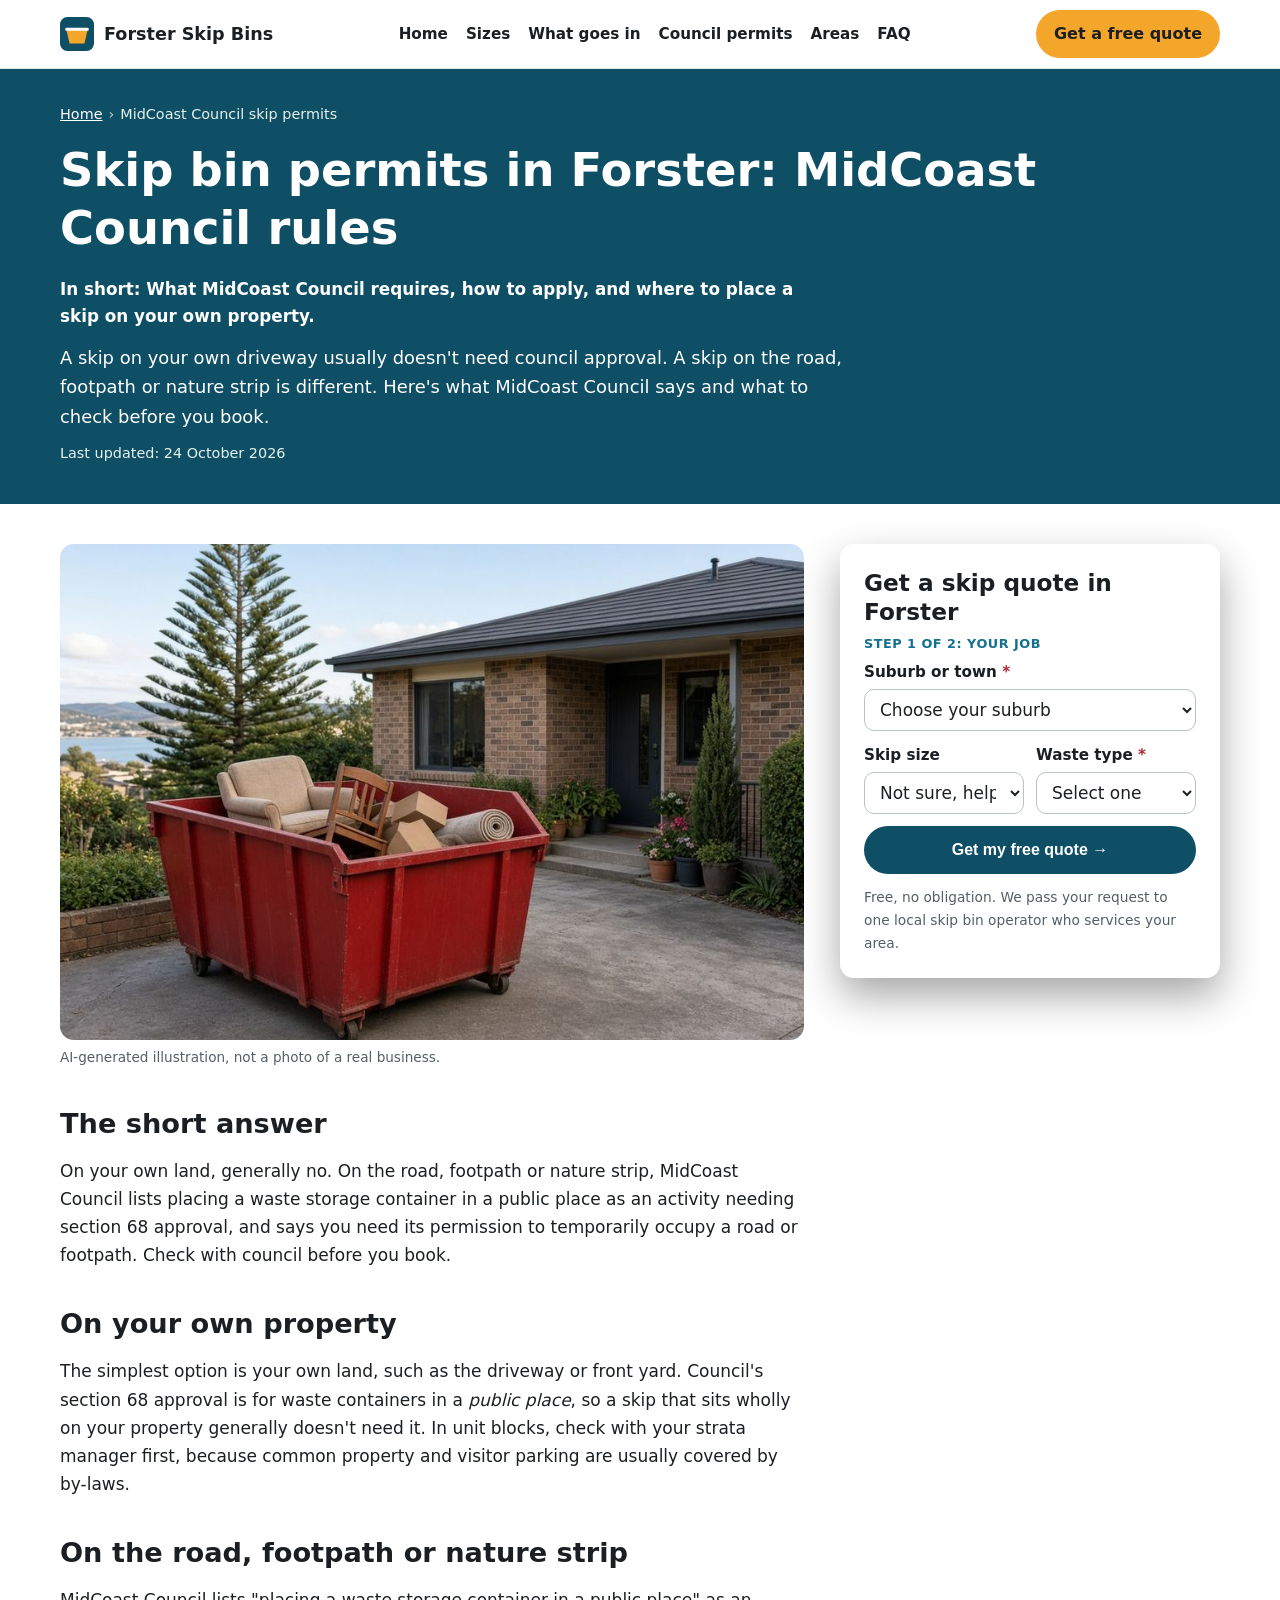
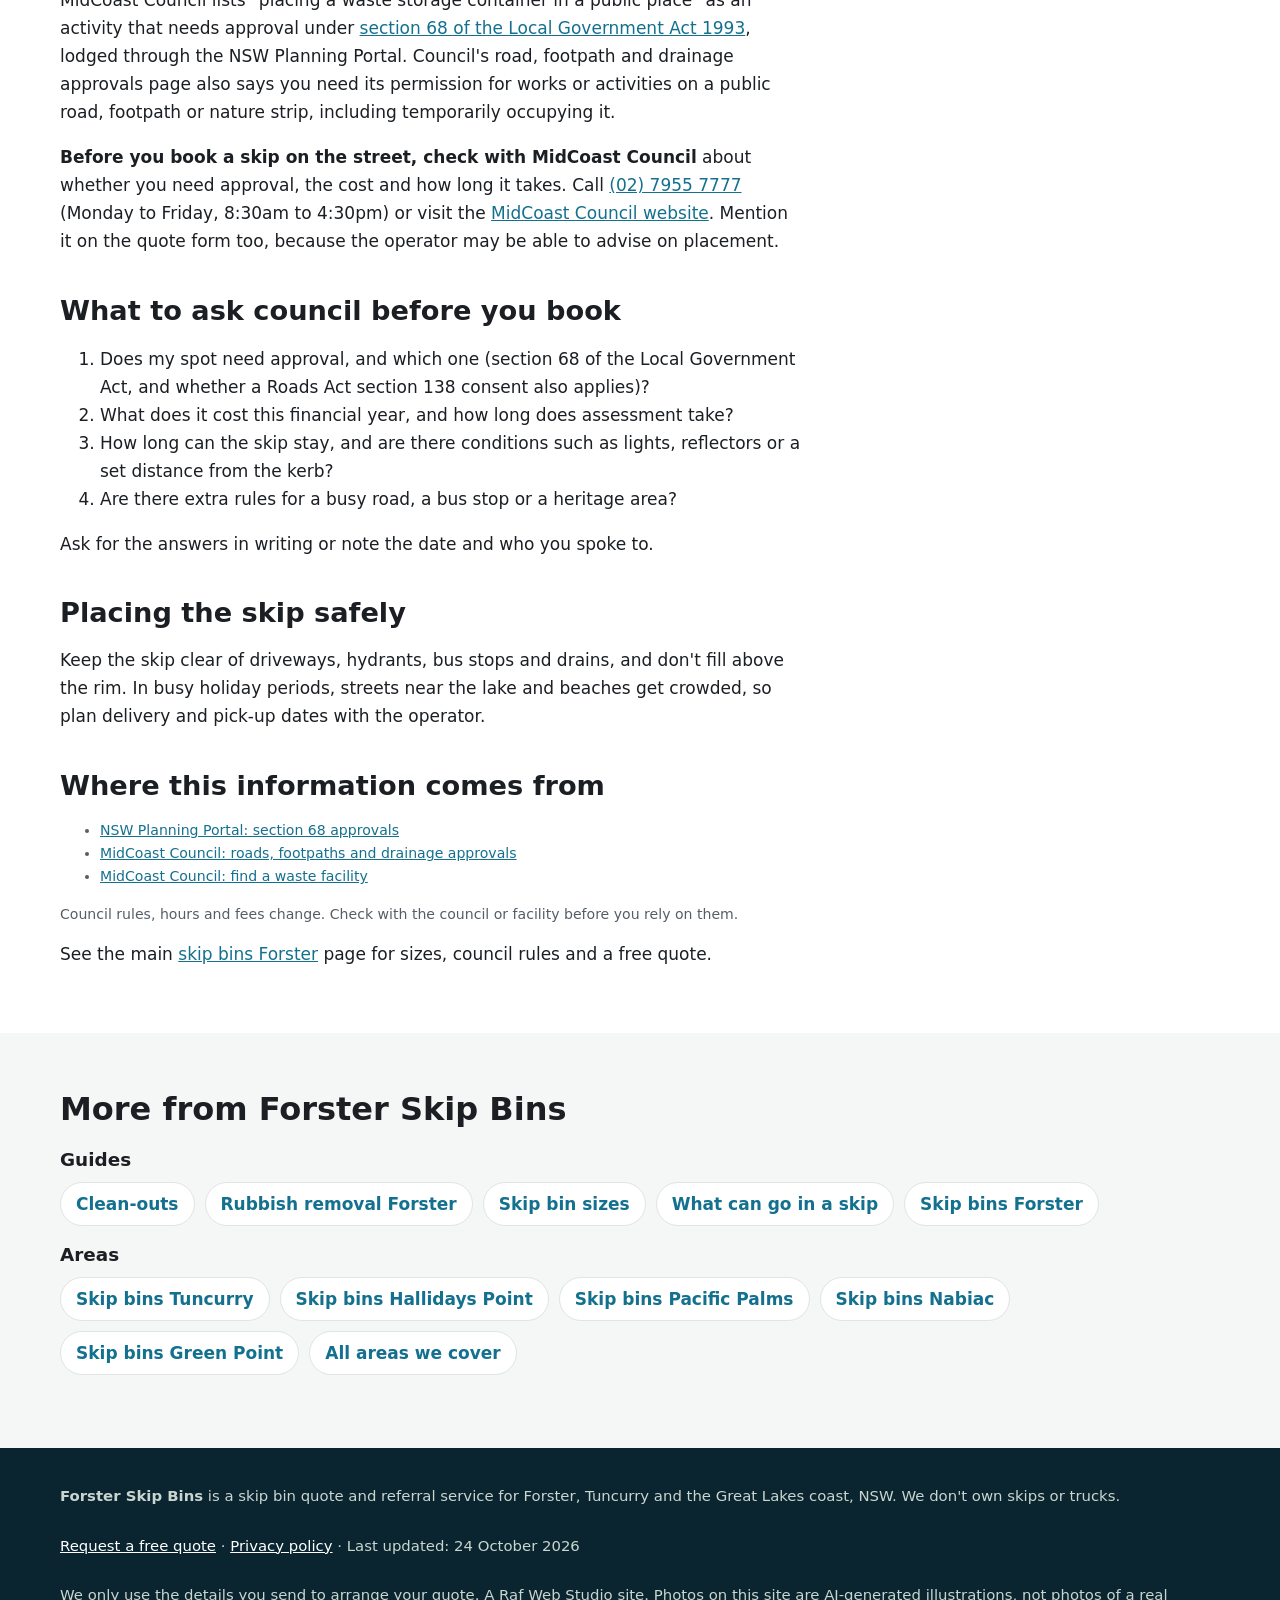
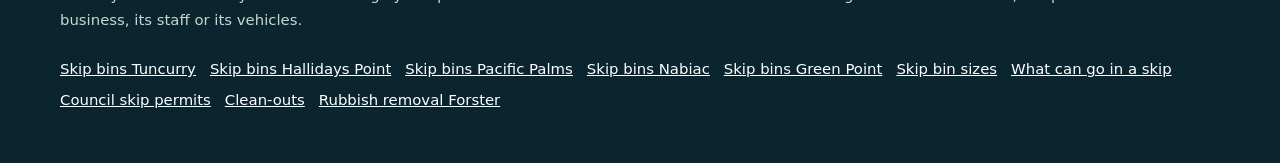
<file: skip-bin-council-permit/index.html>
<!doctype html>
<html lang="en-AU">
<head>
<meta charset="utf-8">
<meta name="viewport" content="width=device-width, initial-scale=1">
<title>Skip Bin Permit Forster | MidCoast Council Rules for Skips on the Street</title>
<meta name="description" content="Do you need a permit to put a skip bin on the road in Forster? What MidCoast Council requires, how to apply, and where to place a skip on your own property.">
<link rel="canonical" href="https://forsterskipbins.com/skip-bin-council-permit/">
<link rel="icon" href="/favicon.svg" type="image/svg+xml">
<meta name="theme-color" content="#0e4f66">
<meta property="og:type" content="article">
<meta property="og:locale" content="en_AU">
<meta property="og:site_name" content="Forster Skip Bins">
<meta property="og:title" content="Skip Bin Permit Forster | MidCoast Council Rules for Skips on the Street">
<meta property="og:description" content="Do you need a permit to put a skip bin on the road in Forster? What MidCoast Council requires, how to apply, and where to place a skip on your own property.">
<meta property="og:url" content="https://forsterskipbins.com/skip-bin-council-permit/">
<meta property="og:image" content="https://forsterskipbins.com/img/hero.jpg">
<meta name="twitter:card" content="summary_large_image">
<script>document.documentElement.classList.add('js')</script>
<link rel="stylesheet" href="/styles.css">

<!-- Google tag (gtag.js) -->
<script async src="https://www.googletagmanager.com/gtag/js?id=G-N47FP8F074"></script>
<script>
  window.dataLayer = window.dataLayer || [];
  function gtag(){dataLayer.push(arguments);}
  gtag('js', new Date());
  gtag('config', 'G-N47FP8F074');
</script>

<script type="application/ld+json">
{
 "@context": "https://schema.org",
 "@type": "WebPage",
 "@id": "https://forsterskipbins.com/skip-bin-council-permit/#webpage",
 "url": "https://forsterskipbins.com/skip-bin-council-permit/",
 "name": "Skip Bin Permit Forster | MidCoast Council Rules for Skips on the Street",
 "description": "Do you need a permit to put a skip bin on the road in Forster? What MidCoast Council requires, how to apply, and where to place a skip on your own property.",
 "inLanguage": "en-AU",
 "dateModified": "2026-10-24",
 "isPartOf": {
  "@id": "https://forsterskipbins.com/#website"
 }
}
</script>
<script type="application/ld+json">
{
 "@context": "https://schema.org",
 "@type": "BreadcrumbList",
 "itemListElement": [
  {
   "@type": "ListItem",
   "position": 1,
   "name": "Home",
   "item": "https://forsterskipbins.com/"
  },
  {
   "@type": "ListItem",
   "position": 2,
   "name": "MidCoast Council skip permits",
   "item": "https://forsterskipbins.com/skip-bin-council-permit/"
  }
 ]
}
</script>
<script type="application/ld+json">
{
 "@context": "https://schema.org",
 "@type": "Service",
 "@id": "https://forsterskipbins.com/skip-bin-council-permit/#service",
 "name": "Skip bin placement advice in Forster",
 "serviceType": "Skip bin hire",
 "description": "Do you need a permit to put a skip bin on the road in Forster? What MidCoast Council requires, how to apply, and where to place a skip on your own property.",
 "url": "https://forsterskipbins.com/skip-bin-council-permit/",
 "provider": {
  "@type": "Organization",
  "name": "Forster Skip Bins",
  "url": "https://forsterskipbins.com/"
 },
 "areaServed": [
  {
   "@type": "Place",
   "name": "MidCoast Council, NSW"
  }
 ]
}
</script>
</head>
<body>
<a class="skip-link" href="#main">Skip to content</a>

<header class="site-header">
  <div class="wrap">
    <a class="brand" href="/" aria-label="Forster Skip Bins home">
      <svg viewBox="0 0 64 64" aria-hidden="true"><rect width="64" height="64" rx="14" fill="#0e4f66"/><path d="M12 24h40l-6 26H18z" fill="#f4a62a"/><rect x="10" y="20" width="44" height="6" rx="2" fill="#fff"/></svg>
      Forster Skip Bins
    </a>
    <nav class="nav" aria-label="Main">
      <a href="/">Home</a>
      <a href="/skip-bin-sizes/">Sizes</a>
      <a href="/what-can-go-in-a-skip/">What goes in</a>
      <a href="/skip-bin-council-permit/">Council permits</a>
      <a href="/#areas">Areas</a>
      <a href="/#faq">FAQ</a>
    </nav>
    <a class="btn btn-call header-call" href="#quote">Get a free quote</a>
  </div>
</header>

<main id="main">
<section class="page-hero" aria-labelledby="h1">
  <div class="wrap">
    <nav class="crumbs" aria-label="Breadcrumb"><ol><li><a href="https://forsterskipbins.com/">Home</a></li><li aria-current="page">MidCoast Council skip permits</li></ol></nav>
    <h1 id="h1">Skip bin permits in Forster: MidCoast Council rules</h1>
    <p class="summary">In short: What MidCoast Council requires, how to apply, and where to place a skip on your own property.</p>
    <p class="lead">A skip on your own driveway usually doesn't need council approval. A skip on the road, footpath or nature strip is different. Here's what MidCoast Council says and what to check before you book.</p>
    <p class="updated">Last updated: 24 October 2026</p>
  </div>
</section>
<div class="wrap page-grid">
  <article class="page-body">
<figure><img src="/img/card-downsize.jpg" width="900" height="600" style="aspect-ratio:3/2;object-fit:cover" alt="Illustration of a skip bin outside a home during a downsizing clear-out" decoding="async"><figcaption>AI-generated illustration, not a photo of a real business.</figcaption></figure>
<h2>The short answer</h2>
<p>On your own land, generally no. On the road, footpath or nature strip, MidCoast Council lists placing a waste storage container in a public place as an activity needing section 68 approval, and says you need its permission to temporarily occupy a road or footpath. Check with council before you book.</p>
<h2>On your own property</h2>
<p>The simplest option is your own land, such as the driveway or front yard. Council's section 68 approval is for waste containers in a <em>public place</em>, so a skip that sits wholly on your property generally doesn't need it. In unit blocks, check with your strata manager first, because common property and visitor parking are usually covered by by-laws.</p>
<h2>On the road, footpath or nature strip</h2>
<p>MidCoast Council lists "placing a waste storage container in a public place" as an activity that needs approval under <a href="https://www.planningportal.nsw.gov.au/development-and-assessment/additional-approvals-applications/section-68-approvals" rel="noopener">section 68 of the Local Government Act 1993</a>, lodged through the NSW Planning Portal. Council's road, footpath and drainage approvals page also says you need its permission for works or activities on a public road, footpath or nature strip, including temporarily occupying it.</p>
    <p><strong>Before you book a skip on the street, check with MidCoast Council</strong> about whether you need approval, the cost and how long it takes. Call <a href="tel:0279557777">(02) 7955 7777</a> (Monday to Friday, 8:30am to 4:30pm) or visit the <a href="https://www.midcoast.nsw.gov.au/" rel="noopener">MidCoast Council website</a>. Mention it on the quote form too, because the operator may be able to advise on placement.</p>
<h2>What to ask council before you book</h2>
<ol><li>Does my spot need approval, and which one (section 68 of the Local Government Act, and whether a Roads Act section 138 consent also applies)?</li><li>What does it cost this financial year, and how long does assessment take?</li><li>How long can the skip stay, and are there conditions such as lights, reflectors or a set distance from the kerb?</li><li>Are there extra rules for a busy road, a bus stop or a heritage area?</li></ol><p>Ask for the answers in writing or note the date and who you spoke to.</p>
<h2>Placing the skip safely</h2>
<p>Keep the skip clear of driveways, hydrants, bus stops and drains, and don't fill above the rim. In busy holiday periods, streets near the lake and beaches get crowded, so plan delivery and pick-up dates with the operator.</p>
<h2>Where this information comes from</h2>
<ul class="sources"><li><a href="https://www.planningportal.nsw.gov.au/development-and-assessment/additional-approvals-applications/section-68-approvals" rel="noopener">NSW Planning Portal: section 68 approvals</a></li><li><a href="https://www.midcoast.nsw.gov.au/" rel="noopener">MidCoast Council: roads, footpaths and drainage approvals</a></li><li><a href="https://www.midcoast.nsw.gov.au/Services/Waste-and-recycling/Find-a-waste-facility" rel="noopener">MidCoast Council: find a waste facility</a></li></ul>
<p class="sources">Council rules, hours and fees change. Check with the council or facility before you rely on them.</p>

<p class="home-link">See the main <a href="/">skip bins Forster</a> page for sizes, council rules and a free quote.</p>
  </article>
  <aside class="page-aside">
    <div class="hero-form-card" id="quote">
      <h2 id="quote-h">Get a skip quote in Forster</h2>
      <form class="quote-form two-step" id="quote-form" action="https://formsubmit.co/f6b9ce7bf1b940845caaa14199462b38" method="post" novalidate>
        <input type="hidden" name="_subject" value="New quote request – forsterskipbins.com">
        <input type="hidden" name="_captcha" value="true">
        <input type="hidden" name="_template" value="table">
        <input type="hidden" name="_next" value="https://forsterskipbins.com/thanks.html">
        <input type="hidden" name="_autoresponse" value="Thanks for your skip bin request. We&#x27;ve received it and are passing it to a local operator, who&#x27;ll be in touch shortly with availability and a price.">
        <input type="text" name="_honey" style="display:none" tabindex="-1" autocomplete="off" aria-hidden="true">
        <input type="hidden" name="source" value="forsterskipbins.com">
        <input type="hidden" name="page" value="/skip-bin-council-permit/">
        <fieldset class="step step-1">
          <legend class="step-label">Step 1 of 2: your job</legend>
          <div class="full"><label for="suburb">Suburb or town <span class="req" aria-hidden="true">*</span></label>
            <select id="suburb" name="suburb" required><option value="">Choose your suburb</option><option>Forster</option><option>Tuncurry</option><option>Green Point</option><option>Hallidays Point</option><option>Diamond Beach</option><option>Black Head</option><option>Tallwoods Village</option><option>Red Head</option><option>Pacific Palms</option><option>Elizabeth Beach</option><option>Boomerang Beach</option><option>Blueys Beach</option><option>Smiths Lake</option><option>Seal Rocks</option><option>Coomba Park</option><option>Nabiac</option><option>Failford</option><option>Darawank</option><option value="Other">Other (tell us below)</option></select></div>
          <div class="full other-wrap"><label for="suburb_other">Other suburb or town</label><input id="suburb_other" name="suburb_other" type="text" autocomplete="address-level2"></div>
          <div><label for="size">Skip size</label>
            <select id="size" name="skip_size"><option value="Not sure">Not sure, help me choose</option><option>Skip bag (about 1 m³)</option><option>2 m³</option><option>3 m³</option><option>4 m³</option><option>6 m³</option><option>8 m³</option><option>9 m³</option><option>10–12 m³</option><option>Larger / hook-lift</option></select></div>
          <div><label for="waste">Waste type <span class="req" aria-hidden="true">*</span></label>
            <select id="waste" name="waste_type" required><option value="">Select one</option><option>General household</option><option>Green waste</option><option>Mixed renovation / building</option><option>Soil, concrete or bricks</option><option>Mixed, not sure</option><option>May contain asbestos</option></select></div>
          <div class="full js-only"><button class="btn btn-primary btn-block" type="button" id="to-step-2">Get my free quote →</button></div>
          <p class="microcopy full">Free, no obligation. We pass your request to one local skip bin operator who services your area.</p>
          <p class="form-error full" id="step1-error" role="alert" hidden>Please choose your suburb and waste type.</p>
        </fieldset>
        <fieldset class="step step-2" id="step-2">
          <legend class="step-label">Step 2 of 2: your details</legend>
          <div><label for="name">Name <span class="req" aria-hidden="true">*</span></label><input id="name" name="name" type="text" autocomplete="name" required></div>
          <div><label for="phone">Phone <span class="req" aria-hidden="true">*</span></label><input id="phone" name="phone" type="tel" autocomplete="tel" inputmode="tel" required></div>
          <div><label for="email">Email</label><input id="email" name="email" type="email" autocomplete="email"></div>
          <div><label for="date">Delivery date</label><input id="date" name="preferred_date" type="date"></div>
          <div class="full"><label for="message">Anything else?</label><textarea id="message" name="message" rows="2" placeholder="e.g. holiday rental turnover, unit block (strata), tight driveway, 5 days"></textarea></div>
          <p class="consent full">By sending this form you agree we can share your details with one local skip bin operator so they can quote for your job. See our <a href="/privacy.html">privacy policy</a>.</p>
          <div class="full step2-actions"><button class="btn btn-primary" type="submit">Send my quote request</button><button class="btn-link js-only" type="button" id="back-1">← Back</button></div>
        </fieldset>
      </form>
    </div>
  </aside>
</div>
<section class="alt" aria-labelledby="more-h">
  <div class="wrap">
    <h2 id="more-h">More from Forster Skip Bins</h2>
    <h3>Guides</h3>
    <ul class="link-list"><li><a href="/clean-outs/">Clean-outs</a></li><li><a href="/rubbish-removal-forster/">Rubbish removal Forster</a></li><li><a href="/skip-bin-sizes/">Skip bin sizes</a></li><li><a href="/what-can-go-in-a-skip/">What can go in a skip</a></li><li><a href="/">Skip bins Forster</a></li></ul>
    <h3>Areas</h3>
    <ul class="link-list"><li><a href="/skip-bins-tuncurry/">Skip bins Tuncurry</a></li><li><a href="/skip-bins-hallidays-point/">Skip bins Hallidays Point</a></li><li><a href="/skip-bins-pacific-palms/">Skip bins Pacific Palms</a></li><li><a href="/skip-bins-nabiac/">Skip bins Nabiac</a></li><li><a href="/skip-bins-green-point/">Skip bins Green Point</a></li><li><a href="/#areas">All areas we cover</a></li></ul>
  </div>
</section>
</main>

<footer class="site-footer">
  <div class="wrap">
    <p><strong>Forster Skip Bins</strong> is a skip bin quote and referral service for Forster, Tuncurry and the Great Lakes coast, NSW. We don't own skips or trucks.</p>
    <p><a href="#quote">Request a free quote</a> · <a href="/privacy.html">Privacy policy</a> · Last updated: 24 October 2026</p>
    <p>We only use the details you send to arrange your quote. A Raf Web Studio site. Photos on this site are AI-generated illustrations, not photos of a real business, its staff or its vehicles.</p>
    <p class="footer-links"><a href="/skip-bins-tuncurry/">Skip bins Tuncurry</a> <a href="/skip-bins-hallidays-point/">Skip bins Hallidays Point</a> <a href="/skip-bins-pacific-palms/">Skip bins Pacific Palms</a> <a href="/skip-bins-nabiac/">Skip bins Nabiac</a> <a href="/skip-bins-green-point/">Skip bins Green Point</a> <a href="/skip-bin-sizes/">Skip bin sizes</a> <a href="/what-can-go-in-a-skip/">What can go in a skip</a> <a href="/skip-bin-council-permit/">Council skip permits</a> <a href="/clean-outs/">Clean-outs</a> <a href="/rubbish-removal-forster/">Rubbish removal Forster</a></p>
  </div>
</footer>

<div class="mobile-call" aria-label="Quick contact">
  <a class="btn btn-call" href="#quote">Get a free quote</a>
</div>
<script src="/form.js" defer></script>
</body>
</html>
</file>
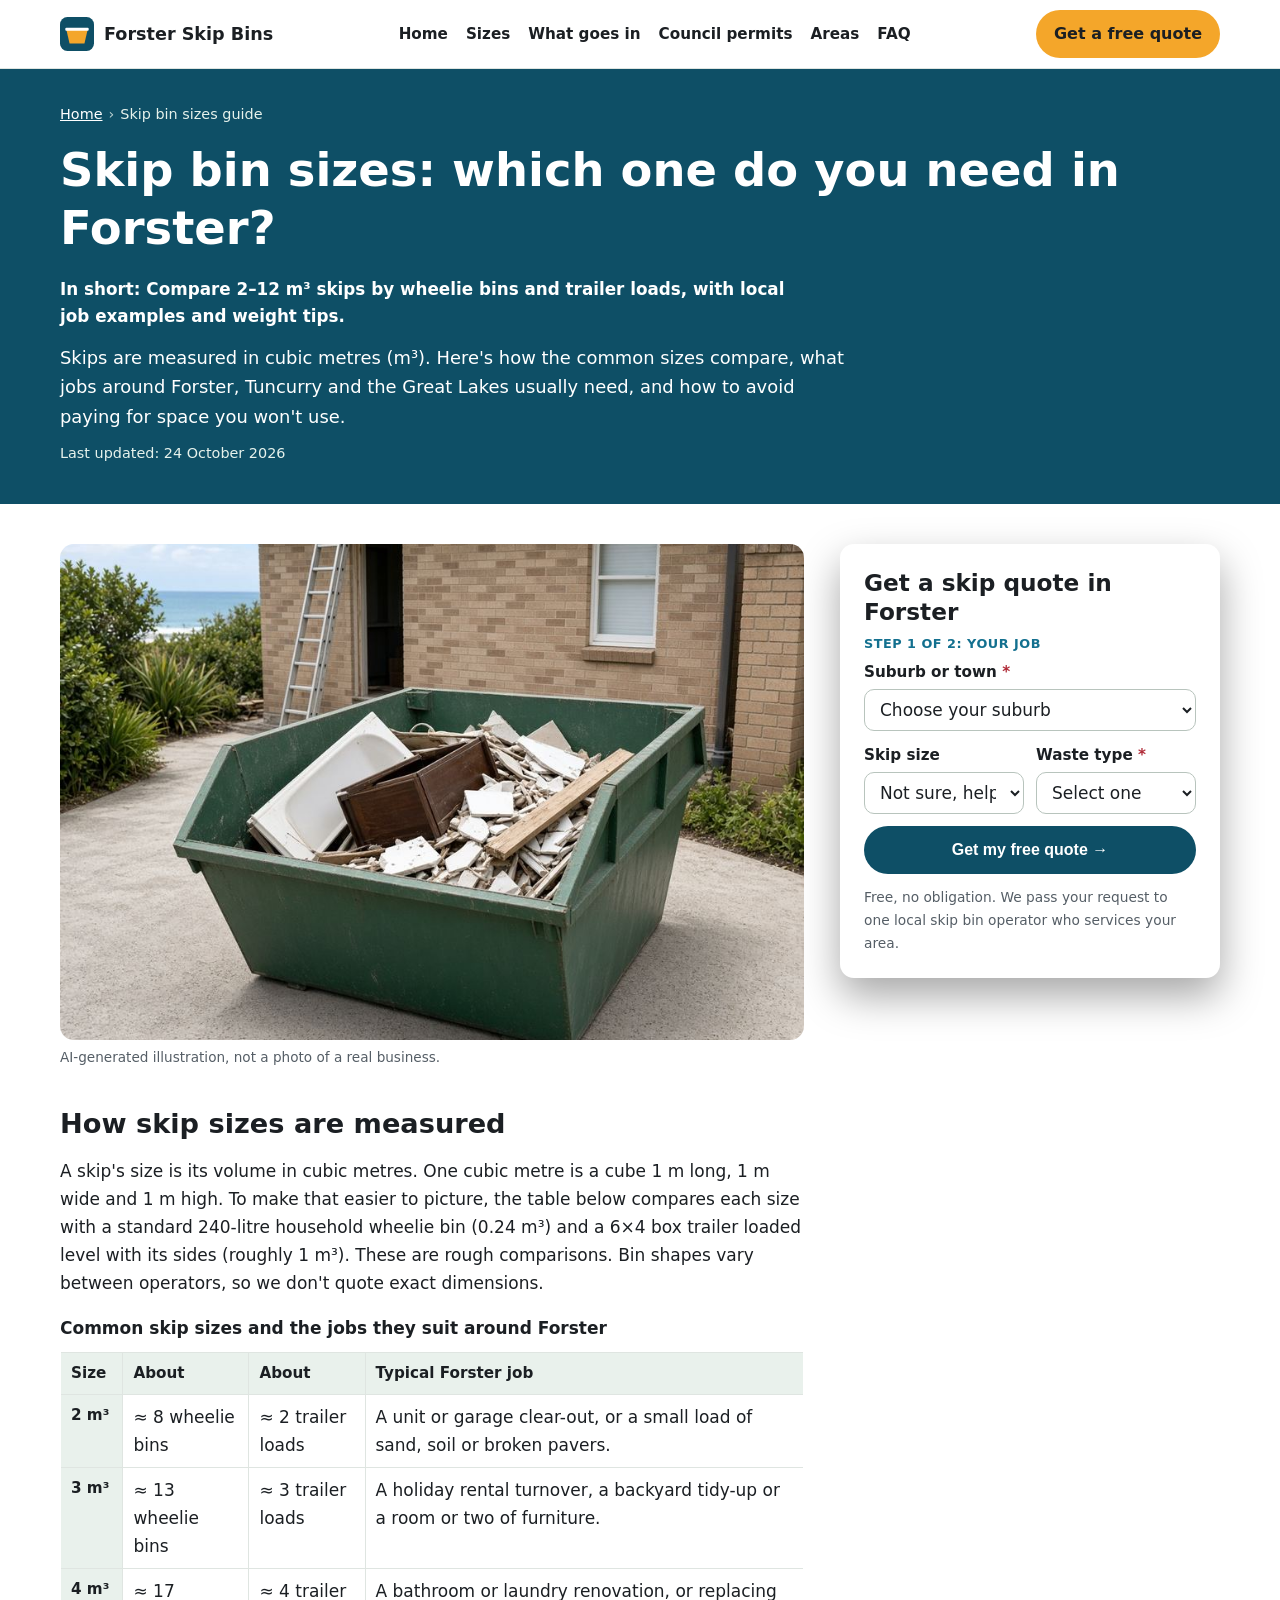
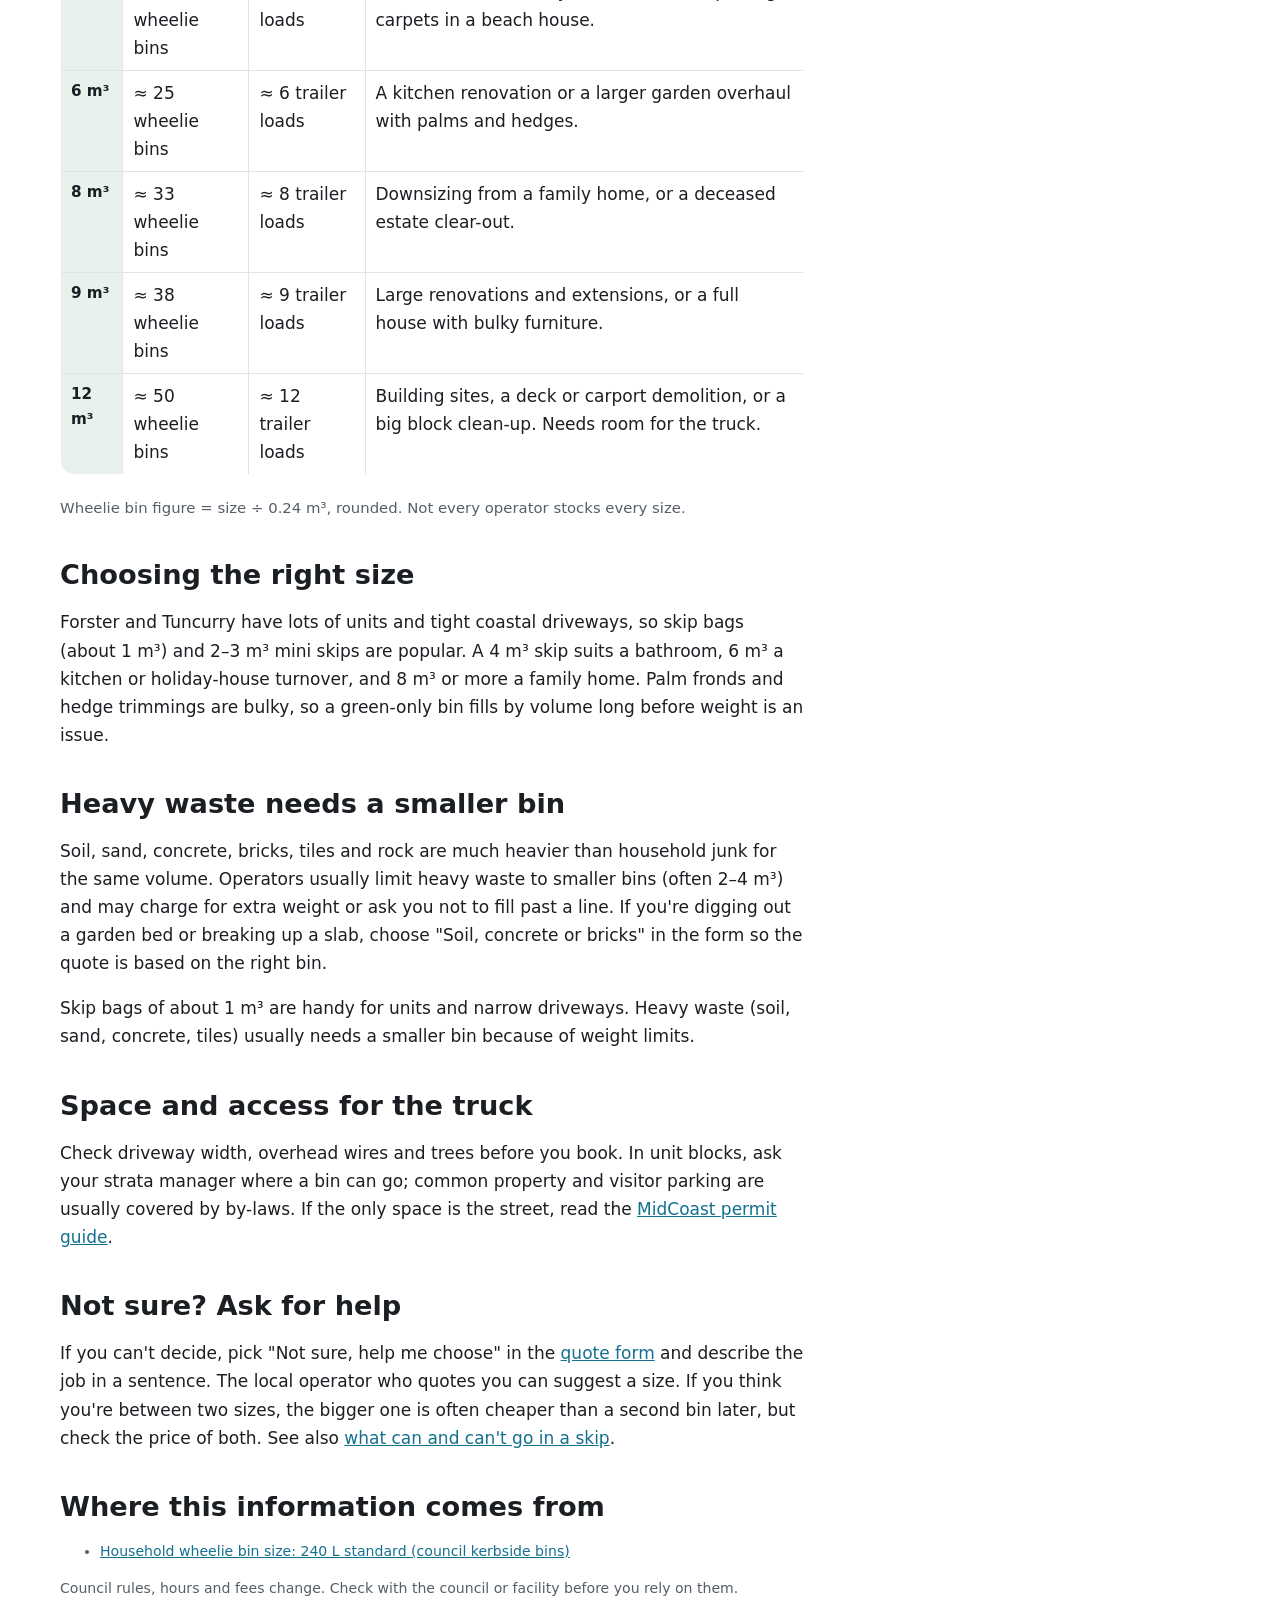
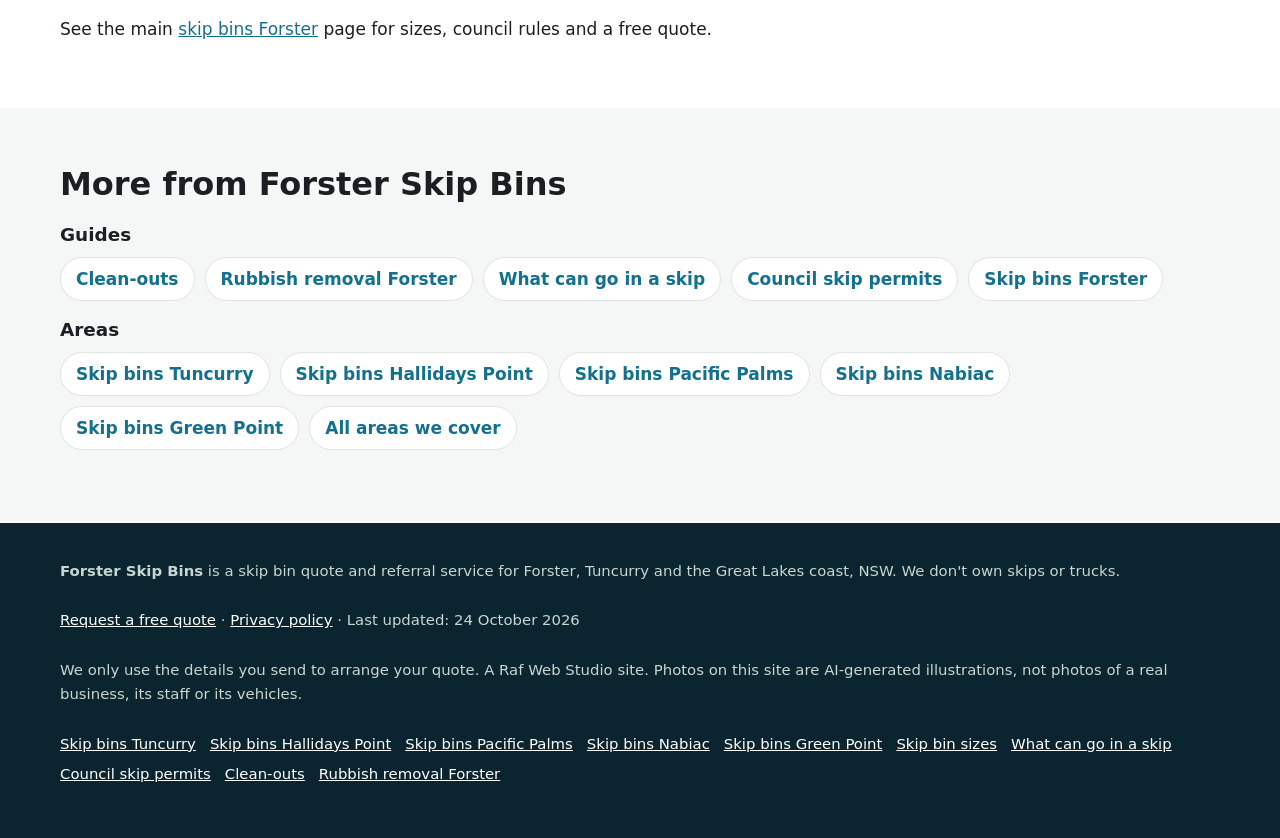
<file: skip-bin-sizes/index.html>
<!doctype html>
<html lang="en-AU">
<head>
<meta charset="utf-8">
<meta name="viewport" content="width=device-width, initial-scale=1">
<title>Skip Bin Sizes Guide for Forster | 2 m³ to 12 m³ Explained</title>
<meta name="description" content="What size skip bin do you need in Forster? Compare 2–12 m³ skips by wheelie bins and trailer loads, with local job examples and weight tips.">
<link rel="canonical" href="https://forsterskipbins.com/skip-bin-sizes/">
<link rel="icon" href="/favicon.svg" type="image/svg+xml">
<meta name="theme-color" content="#0e4f66">
<meta property="og:type" content="article">
<meta property="og:locale" content="en_AU">
<meta property="og:site_name" content="Forster Skip Bins">
<meta property="og:title" content="Skip Bin Sizes Guide for Forster | 2 m³ to 12 m³ Explained">
<meta property="og:description" content="What size skip bin do you need in Forster? Compare 2–12 m³ skips by wheelie bins and trailer loads, with local job examples and weight tips.">
<meta property="og:url" content="https://forsterskipbins.com/skip-bin-sizes/">
<meta property="og:image" content="https://forsterskipbins.com/img/hero.jpg">
<meta name="twitter:card" content="summary_large_image">
<script>document.documentElement.classList.add('js')</script>
<link rel="stylesheet" href="/styles.css">

<!-- Google tag (gtag.js) -->
<script async src="https://www.googletagmanager.com/gtag/js?id=G-N47FP8F074"></script>
<script>
  window.dataLayer = window.dataLayer || [];
  function gtag(){dataLayer.push(arguments);}
  gtag('js', new Date());
  gtag('config', 'G-N47FP8F074');
</script>

<script type="application/ld+json">
{
 "@context": "https://schema.org",
 "@type": "WebPage",
 "@id": "https://forsterskipbins.com/skip-bin-sizes/#webpage",
 "url": "https://forsterskipbins.com/skip-bin-sizes/",
 "name": "Skip Bin Sizes Guide for Forster | 2 m³ to 12 m³ Explained",
 "description": "What size skip bin do you need in Forster? Compare 2–12 m³ skips by wheelie bins and trailer loads, with local job examples and weight tips.",
 "inLanguage": "en-AU",
 "dateModified": "2026-10-24",
 "isPartOf": {
  "@id": "https://forsterskipbins.com/#website"
 }
}
</script>
<script type="application/ld+json">
{
 "@context": "https://schema.org",
 "@type": "BreadcrumbList",
 "itemListElement": [
  {
   "@type": "ListItem",
   "position": 1,
   "name": "Home",
   "item": "https://forsterskipbins.com/"
  },
  {
   "@type": "ListItem",
   "position": 2,
   "name": "Skip bin sizes guide",
   "item": "https://forsterskipbins.com/skip-bin-sizes/"
  }
 ]
}
</script>
<script type="application/ld+json">
{
 "@context": "https://schema.org",
 "@type": "Service",
 "@id": "https://forsterskipbins.com/skip-bin-sizes/#service",
 "name": "Skip bin size advice and quotes in Forster",
 "serviceType": "Skip bin hire",
 "description": "What size skip bin do you need in Forster? Compare 2–12 m³ skips by wheelie bins and trailer loads, with local job examples and weight tips.",
 "url": "https://forsterskipbins.com/skip-bin-sizes/",
 "provider": {
  "@type": "Organization",
  "name": "Forster Skip Bins",
  "url": "https://forsterskipbins.com/"
 },
 "areaServed": [
  {
   "@type": "Place",
   "name": "Forster, NSW"
  }
 ]
}
</script>
</head>
<body>
<a class="skip-link" href="#main">Skip to content</a>

<header class="site-header">
  <div class="wrap">
    <a class="brand" href="/" aria-label="Forster Skip Bins home">
      <svg viewBox="0 0 64 64" aria-hidden="true"><rect width="64" height="64" rx="14" fill="#0e4f66"/><path d="M12 24h40l-6 26H18z" fill="#f4a62a"/><rect x="10" y="20" width="44" height="6" rx="2" fill="#fff"/></svg>
      Forster Skip Bins
    </a>
    <nav class="nav" aria-label="Main">
      <a href="/">Home</a>
      <a href="/skip-bin-sizes/">Sizes</a>
      <a href="/what-can-go-in-a-skip/">What goes in</a>
      <a href="/skip-bin-council-permit/">Council permits</a>
      <a href="/#areas">Areas</a>
      <a href="/#faq">FAQ</a>
    </nav>
    <a class="btn btn-call header-call" href="#quote">Get a free quote</a>
  </div>
</header>

<main id="main">
<section class="page-hero" aria-labelledby="h1">
  <div class="wrap">
    <nav class="crumbs" aria-label="Breadcrumb"><ol><li><a href="https://forsterskipbins.com/">Home</a></li><li aria-current="page">Skip bin sizes guide</li></ol></nav>
    <h1 id="h1">Skip bin sizes: which one do you need in Forster?</h1>
    <p class="summary">In short: Compare 2–12 m³ skips by wheelie bins and trailer loads, with local job examples and weight tips.</p>
    <p class="lead">Skips are measured in cubic metres (m³). Here's how the common sizes compare, what jobs around Forster, Tuncurry and the Great Lakes usually need, and how to avoid paying for space you won't use.</p>
    <p class="updated">Last updated: 24 October 2026</p>
  </div>
</section>
<div class="wrap page-grid">
  <article class="page-body">
<figure><img src="/img/card-reno.jpg" width="900" height="600" style="aspect-ratio:3/2;object-fit:cover" alt="Illustration of a skip bin with an old vanity and tiles from a bathroom renovation" decoding="async"><figcaption>AI-generated illustration, not a photo of a real business.</figcaption></figure>
<h2>How skip sizes are measured</h2>
<p>A skip's size is its volume in cubic metres. One cubic metre is a cube 1 m long, 1 m wide and 1 m high. To make that easier to picture, the table below compares each size with a standard 240-litre household wheelie bin (0.24 m³) and a 6×4 box trailer loaded level with its sides (roughly 1 m³). These are rough comparisons. Bin shapes vary between operators, so we don't quote exact dimensions.</p>
<div class="table-scroll"><table><caption>Common skip sizes and the jobs they suit around Forster</caption><thead><tr><th scope="col">Size</th><th scope="col">About</th><th scope="col">About</th><th scope="col">Typical Forster job</th></tr></thead><tbody><tr><th scope="row">2 m³</th><td>≈ 8 wheelie bins</td><td>≈ 2 trailer loads</td><td>A unit or garage clear-out, or a small load of sand, soil or broken pavers.</td></tr><tr><th scope="row">3 m³</th><td>≈ 13 wheelie bins</td><td>≈ 3 trailer loads</td><td>A holiday rental turnover, a backyard tidy-up or a room or two of furniture.</td></tr><tr><th scope="row">4 m³</th><td>≈ 17 wheelie bins</td><td>≈ 4 trailer loads</td><td>A bathroom or laundry renovation, or replacing carpets in a beach house.</td></tr><tr><th scope="row">6 m³</th><td>≈ 25 wheelie bins</td><td>≈ 6 trailer loads</td><td>A kitchen renovation or a larger garden overhaul with palms and hedges.</td></tr><tr><th scope="row">8 m³</th><td>≈ 33 wheelie bins</td><td>≈ 8 trailer loads</td><td>Downsizing from a family home, or a deceased estate clear-out.</td></tr><tr><th scope="row">9 m³</th><td>≈ 38 wheelie bins</td><td>≈ 9 trailer loads</td><td>Large renovations and extensions, or a full house with bulky furniture.</td></tr><tr><th scope="row">12 m³</th><td>≈ 50 wheelie bins</td><td>≈ 12 trailer loads</td><td>Building sites, a deck or carport demolition, or a big block clean-up. Needs room for the truck.</td></tr></tbody></table></div>
<p class="note">Wheelie bin figure = size ÷ 0.24 m³, rounded. Not every operator stocks every size.</p>
<h2>Choosing the right size</h2>
<p>Forster and Tuncurry have lots of units and tight coastal driveways, so skip bags (about 1 m³) and 2–3 m³ mini skips are popular. A 4 m³ skip suits a bathroom, 6 m³ a kitchen or holiday-house turnover, and 8 m³ or more a family home. Palm fronds and hedge trimmings are bulky, so a green-only bin fills by volume long before weight is an issue.</p>
<h2>Heavy waste needs a smaller bin</h2>
<p>Soil, sand, concrete, bricks, tiles and rock are much heavier than household junk for the same volume. Operators usually limit heavy waste to smaller bins (often 2–4 m³) and may charge for extra weight or ask you not to fill past a line. If you're digging out a garden bed or breaking up a slab, choose "Soil, concrete or bricks" in the form so the quote is based on the right bin.</p><p>Skip bags of about 1 m³ are handy for units and narrow driveways. Heavy waste (soil, sand, concrete, tiles) usually needs a smaller bin because of weight limits.</p>
<h2>Space and access for the truck</h2>
<p>Check driveway width, overhead wires and trees before you book. In unit blocks, ask your strata manager where a bin can go; common property and visitor parking are usually covered by by-laws. If the only space is the street, read the <a href="/skip-bin-council-permit/">MidCoast permit guide</a>.</p>
<h2>Not sure? Ask for help</h2>
<p>If you can't decide, pick "Not sure, help me choose" in the <a href="#quote">quote form</a> and describe the job in a sentence. The local operator who quotes you can suggest a size. If you think you're between two sizes, the bigger one is often cheaper than a second bin later, but check the price of both. See also <a href="/what-can-go-in-a-skip/">what can and can't go in a skip</a>.</p>
<h2>Where this information comes from</h2>
<ul class="sources"><li><a href="https://www.midcoast.nsw.gov.au/" rel="noopener">Household wheelie bin size: 240 L standard (council kerbside bins)</a></li></ul>
<p class="sources">Council rules, hours and fees change. Check with the council or facility before you rely on them.</p>

<p class="home-link">See the main <a href="/">skip bins Forster</a> page for sizes, council rules and a free quote.</p>
  </article>
  <aside class="page-aside">
    <div class="hero-form-card" id="quote">
      <h2 id="quote-h">Get a skip quote in Forster</h2>
      <form class="quote-form two-step" id="quote-form" action="https://formsubmit.co/f6b9ce7bf1b940845caaa14199462b38" method="post" novalidate>
        <input type="hidden" name="_subject" value="New quote request – forsterskipbins.com">
        <input type="hidden" name="_captcha" value="true">
        <input type="hidden" name="_template" value="table">
        <input type="hidden" name="_next" value="https://forsterskipbins.com/thanks.html">
        <input type="hidden" name="_autoresponse" value="Thanks for your skip bin request. We&#x27;ve received it and are passing it to a local operator, who&#x27;ll be in touch shortly with availability and a price.">
        <input type="text" name="_honey" style="display:none" tabindex="-1" autocomplete="off" aria-hidden="true">
        <input type="hidden" name="source" value="forsterskipbins.com">
        <input type="hidden" name="page" value="/skip-bin-sizes/">
        <fieldset class="step step-1">
          <legend class="step-label">Step 1 of 2: your job</legend>
          <div class="full"><label for="suburb">Suburb or town <span class="req" aria-hidden="true">*</span></label>
            <select id="suburb" name="suburb" required><option value="">Choose your suburb</option><option>Forster</option><option>Tuncurry</option><option>Green Point</option><option>Hallidays Point</option><option>Diamond Beach</option><option>Black Head</option><option>Tallwoods Village</option><option>Red Head</option><option>Pacific Palms</option><option>Elizabeth Beach</option><option>Boomerang Beach</option><option>Blueys Beach</option><option>Smiths Lake</option><option>Seal Rocks</option><option>Coomba Park</option><option>Nabiac</option><option>Failford</option><option>Darawank</option><option value="Other">Other (tell us below)</option></select></div>
          <div class="full other-wrap"><label for="suburb_other">Other suburb or town</label><input id="suburb_other" name="suburb_other" type="text" autocomplete="address-level2"></div>
          <div><label for="size">Skip size</label>
            <select id="size" name="skip_size"><option value="Not sure">Not sure, help me choose</option><option>Skip bag (about 1 m³)</option><option>2 m³</option><option>3 m³</option><option>4 m³</option><option>6 m³</option><option>8 m³</option><option>9 m³</option><option>10–12 m³</option><option>Larger / hook-lift</option></select></div>
          <div><label for="waste">Waste type <span class="req" aria-hidden="true">*</span></label>
            <select id="waste" name="waste_type" required><option value="">Select one</option><option>General household</option><option>Green waste</option><option>Mixed renovation / building</option><option>Soil, concrete or bricks</option><option>Mixed, not sure</option><option>May contain asbestos</option></select></div>
          <div class="full js-only"><button class="btn btn-primary btn-block" type="button" id="to-step-2">Get my free quote →</button></div>
          <p class="microcopy full">Free, no obligation. We pass your request to one local skip bin operator who services your area.</p>
          <p class="form-error full" id="step1-error" role="alert" hidden>Please choose your suburb and waste type.</p>
        </fieldset>
        <fieldset class="step step-2" id="step-2">
          <legend class="step-label">Step 2 of 2: your details</legend>
          <div><label for="name">Name <span class="req" aria-hidden="true">*</span></label><input id="name" name="name" type="text" autocomplete="name" required></div>
          <div><label for="phone">Phone <span class="req" aria-hidden="true">*</span></label><input id="phone" name="phone" type="tel" autocomplete="tel" inputmode="tel" required></div>
          <div><label for="email">Email</label><input id="email" name="email" type="email" autocomplete="email"></div>
          <div><label for="date">Delivery date</label><input id="date" name="preferred_date" type="date"></div>
          <div class="full"><label for="message">Anything else?</label><textarea id="message" name="message" rows="2" placeholder="e.g. holiday rental turnover, unit block (strata), tight driveway, 5 days"></textarea></div>
          <p class="consent full">By sending this form you agree we can share your details with one local skip bin operator so they can quote for your job. See our <a href="/privacy.html">privacy policy</a>.</p>
          <div class="full step2-actions"><button class="btn btn-primary" type="submit">Send my quote request</button><button class="btn-link js-only" type="button" id="back-1">← Back</button></div>
        </fieldset>
      </form>
    </div>
  </aside>
</div>
<section class="alt" aria-labelledby="more-h">
  <div class="wrap">
    <h2 id="more-h">More from Forster Skip Bins</h2>
    <h3>Guides</h3>
    <ul class="link-list"><li><a href="/clean-outs/">Clean-outs</a></li><li><a href="/rubbish-removal-forster/">Rubbish removal Forster</a></li><li><a href="/what-can-go-in-a-skip/">What can go in a skip</a></li><li><a href="/skip-bin-council-permit/">Council skip permits</a></li><li><a href="/">Skip bins Forster</a></li></ul>
    <h3>Areas</h3>
    <ul class="link-list"><li><a href="/skip-bins-tuncurry/">Skip bins Tuncurry</a></li><li><a href="/skip-bins-hallidays-point/">Skip bins Hallidays Point</a></li><li><a href="/skip-bins-pacific-palms/">Skip bins Pacific Palms</a></li><li><a href="/skip-bins-nabiac/">Skip bins Nabiac</a></li><li><a href="/skip-bins-green-point/">Skip bins Green Point</a></li><li><a href="/#areas">All areas we cover</a></li></ul>
  </div>
</section>
</main>

<footer class="site-footer">
  <div class="wrap">
    <p><strong>Forster Skip Bins</strong> is a skip bin quote and referral service for Forster, Tuncurry and the Great Lakes coast, NSW. We don't own skips or trucks.</p>
    <p><a href="#quote">Request a free quote</a> · <a href="/privacy.html">Privacy policy</a> · Last updated: 24 October 2026</p>
    <p>We only use the details you send to arrange your quote. A Raf Web Studio site. Photos on this site are AI-generated illustrations, not photos of a real business, its staff or its vehicles.</p>
    <p class="footer-links"><a href="/skip-bins-tuncurry/">Skip bins Tuncurry</a> <a href="/skip-bins-hallidays-point/">Skip bins Hallidays Point</a> <a href="/skip-bins-pacific-palms/">Skip bins Pacific Palms</a> <a href="/skip-bins-nabiac/">Skip bins Nabiac</a> <a href="/skip-bins-green-point/">Skip bins Green Point</a> <a href="/skip-bin-sizes/">Skip bin sizes</a> <a href="/what-can-go-in-a-skip/">What can go in a skip</a> <a href="/skip-bin-council-permit/">Council skip permits</a> <a href="/clean-outs/">Clean-outs</a> <a href="/rubbish-removal-forster/">Rubbish removal Forster</a></p>
  </div>
</footer>

<div class="mobile-call" aria-label="Quick contact">
  <a class="btn btn-call" href="#quote">Get a free quote</a>
</div>
<script src="/form.js" defer></script>
</body>
</html>
</file>
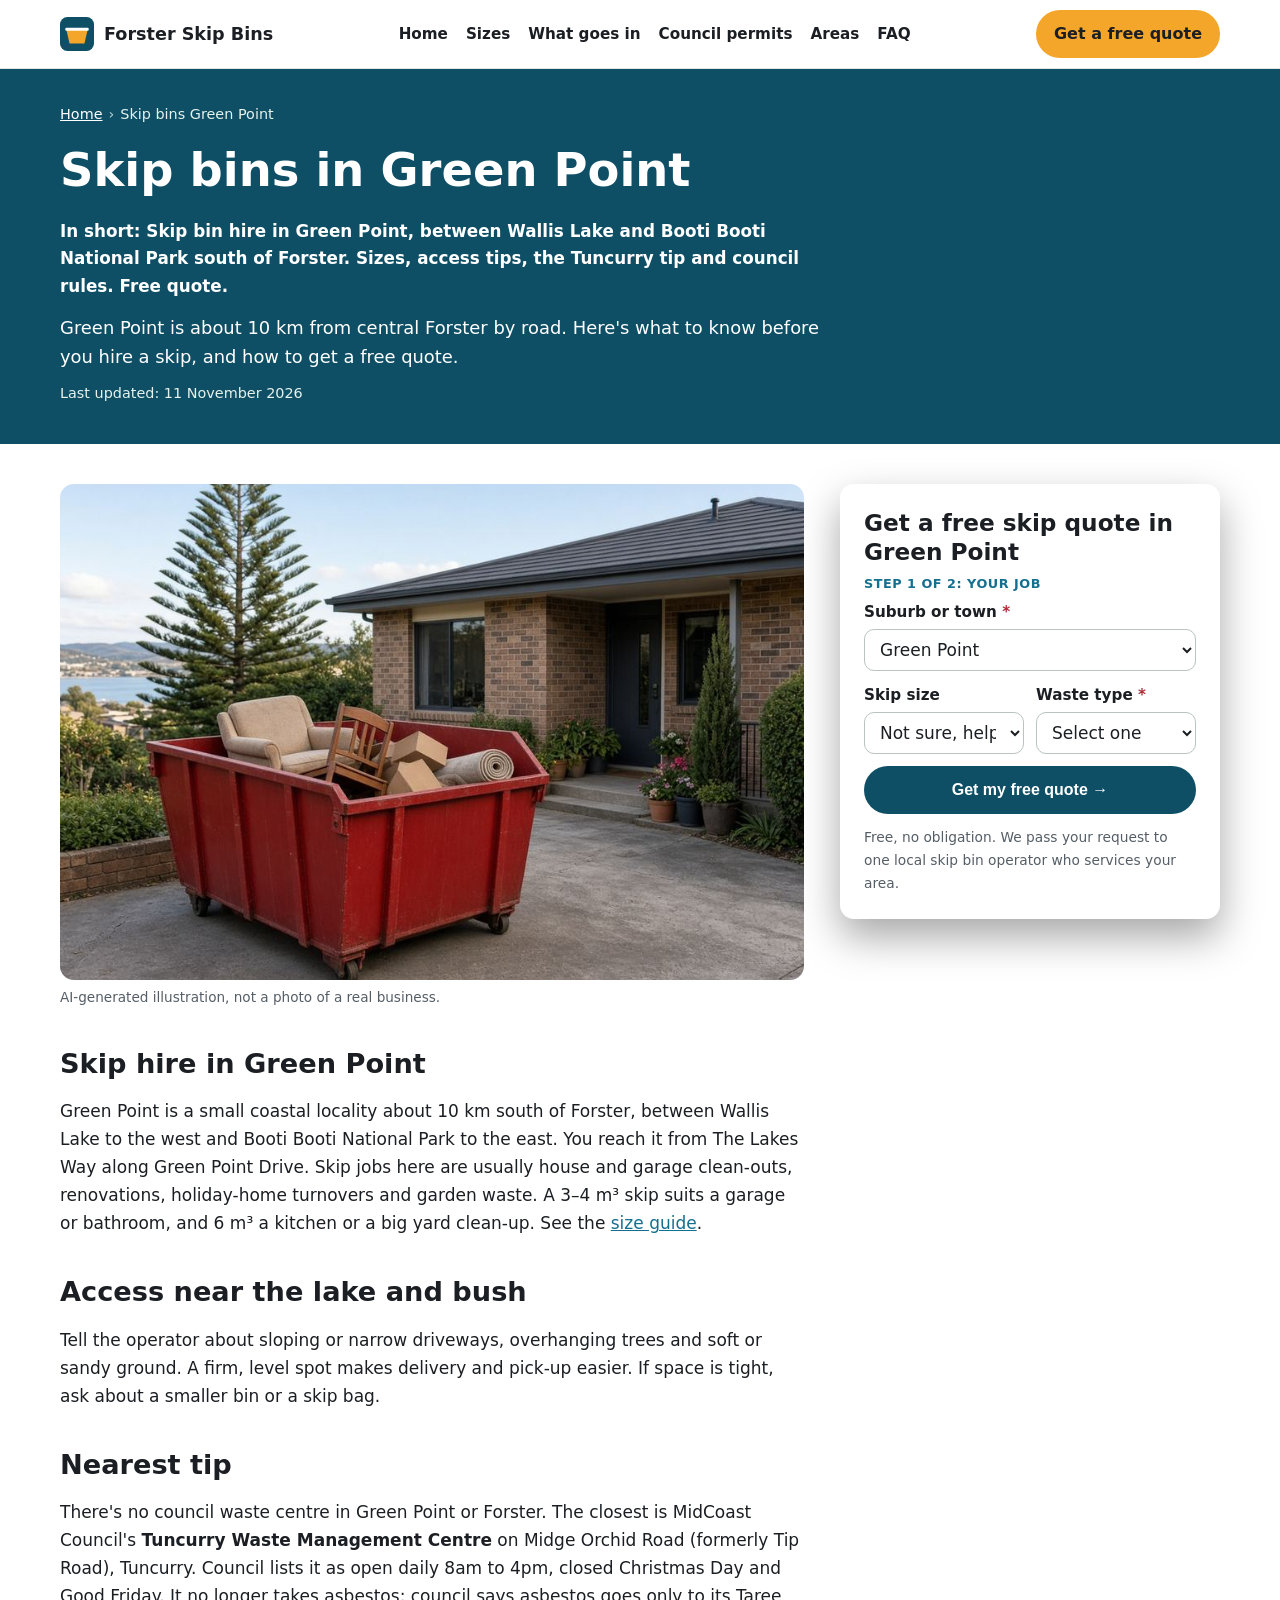
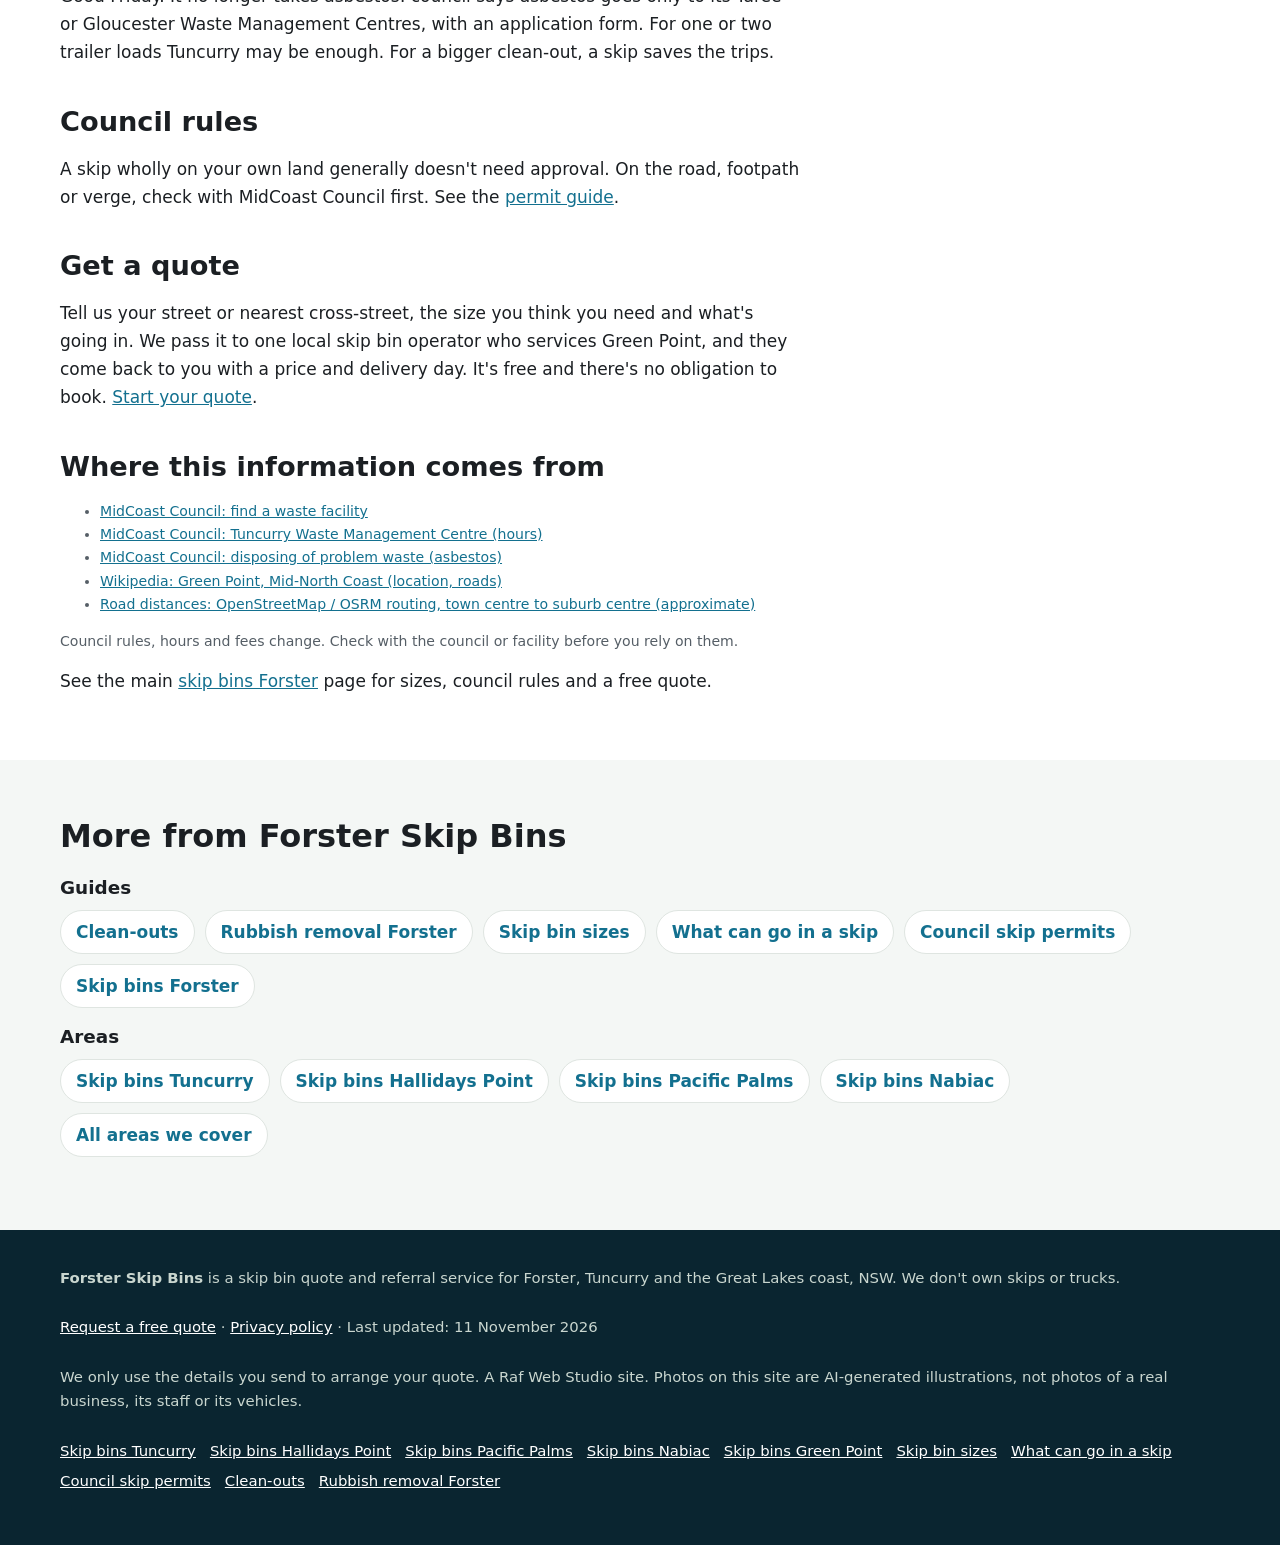
<file: skip-bins-green-point/index.html>
<!doctype html>
<html lang="en-AU">
<head>
<meta charset="utf-8">
<meta name="viewport" content="width=device-width, initial-scale=1">
<title>Skip Bins Green Point | Free Skip Bin Hire Quotes, Green Point near Forster</title>
<meta name="description" content="Skip bin hire in Green Point, between Wallis Lake and Booti Booti National Park south of Forster. Sizes, access tips, the Tuncurry tip and council rules. Free quote.">
<link rel="canonical" href="https://forsterskipbins.com/skip-bins-green-point/">
<link rel="icon" href="/favicon.svg" type="image/svg+xml">
<meta name="theme-color" content="#0e4f66">
<meta property="og:type" content="article">
<meta property="og:locale" content="en_AU">
<meta property="og:site_name" content="Forster Skip Bins">
<meta property="og:title" content="Skip Bins Green Point | Free Skip Bin Hire Quotes, Green Point near Forster">
<meta property="og:description" content="Skip bin hire in Green Point, between Wallis Lake and Booti Booti National Park south of Forster. Sizes, access tips, the Tuncurry tip and council rules. Free quote.">
<meta property="og:url" content="https://forsterskipbins.com/skip-bins-green-point/">
<meta property="og:image" content="https://forsterskipbins.com/img/hero.jpg">
<meta name="twitter:card" content="summary_large_image">
<script>document.documentElement.classList.add('js')</script>
<link rel="stylesheet" href="/styles.css">

<!-- Google tag (gtag.js) -->
<script async src="https://www.googletagmanager.com/gtag/js?id=G-N47FP8F074"></script>
<script>
  window.dataLayer = window.dataLayer || [];
  function gtag(){dataLayer.push(arguments);}
  gtag('js', new Date());
  gtag('config', 'G-N47FP8F074');
</script>

<script type="application/ld+json">
{
 "@context": "https://schema.org",
 "@type": "WebPage",
 "@id": "https://forsterskipbins.com/skip-bins-green-point/#webpage",
 "url": "https://forsterskipbins.com/skip-bins-green-point/",
 "name": "Skip Bins Green Point | Free Skip Bin Hire Quotes, Green Point near Forster",
 "description": "Skip bin hire in Green Point, between Wallis Lake and Booti Booti National Park south of Forster. Sizes, access tips, the Tuncurry tip and council rules. Free quote.",
 "inLanguage": "en-AU",
 "dateModified": "2026-11-11",
 "isPartOf": {
  "@id": "https://forsterskipbins.com/#website"
 }
}
</script>
<script type="application/ld+json">
{
 "@context": "https://schema.org",
 "@type": "BreadcrumbList",
 "itemListElement": [
  {
   "@type": "ListItem",
   "position": 1,
   "name": "Home",
   "item": "https://forsterskipbins.com/"
  },
  {
   "@type": "ListItem",
   "position": 2,
   "name": "Skip bins Green Point",
   "item": "https://forsterskipbins.com/skip-bins-green-point/"
  }
 ]
}
</script>
<script type="application/ld+json">
{
 "@context": "https://schema.org",
 "@type": "Service",
 "@id": "https://forsterskipbins.com/skip-bins-green-point/#service",
 "name": "Skip bin hire quotes in Green Point",
 "serviceType": "Skip bin hire",
 "description": "Skip bin hire in Green Point, between Wallis Lake and Booti Booti National Park south of Forster. Sizes, access tips, the Tuncurry tip and council rules. Free quote.",
 "url": "https://forsterskipbins.com/skip-bins-green-point/",
 "provider": {
  "@type": "Organization",
  "name": "Forster Skip Bins",
  "url": "https://forsterskipbins.com/"
 },
 "areaServed": [
  {
   "@type": "Place",
   "name": "Green Point, NSW"
  }
 ]
}
</script>
</head>
<body>
<a class="skip-link" href="#main">Skip to content</a>

<header class="site-header">
  <div class="wrap">
    <a class="brand" href="/" aria-label="Forster Skip Bins home">
      <svg viewBox="0 0 64 64" aria-hidden="true"><rect width="64" height="64" rx="14" fill="#0e4f66"/><path d="M12 24h40l-6 26H18z" fill="#f4a62a"/><rect x="10" y="20" width="44" height="6" rx="2" fill="#fff"/></svg>
      Forster Skip Bins
    </a>
    <nav class="nav" aria-label="Main">
      <a href="/">Home</a>
      <a href="/skip-bin-sizes/">Sizes</a>
      <a href="/what-can-go-in-a-skip/">What goes in</a>
      <a href="/skip-bin-council-permit/">Council permits</a>
      <a href="/#areas">Areas</a>
      <a href="/#faq">FAQ</a>
    </nav>
    <a class="btn btn-call header-call" href="#quote">Get a free quote</a>
  </div>
</header>

<main id="main">
<section class="page-hero" aria-labelledby="h1">
  <div class="wrap">
    <nav class="crumbs" aria-label="Breadcrumb"><ol><li><a href="https://forsterskipbins.com/">Home</a></li><li aria-current="page">Skip bins Green Point</li></ol></nav>
    <h1 id="h1">Skip bins in Green Point</h1>
    <p class="summary">In short: Skip bin hire in Green Point, between Wallis Lake and Booti Booti National Park south of Forster. Sizes, access tips, the Tuncurry tip and council rules. Free quote.</p>
    <p class="lead">Green Point is about 10 km from central Forster by road. Here's what to know before you hire a skip, and how to get a free quote.</p>
    <p class="updated">Last updated: 11 November 2026</p>
  </div>
</section>
<div class="wrap page-grid">
  <article class="page-body">
<figure><img src="/img/card-downsize.jpg" width="900" height="600" style="aspect-ratio:3/2;object-fit:cover" alt="Illustration of a skip bin outside a home" decoding="async"><figcaption>AI-generated illustration, not a photo of a real business.</figcaption></figure>
<h2>Skip hire in Green Point</h2>
<p>Green Point is a small coastal locality about 10 km south of Forster, between Wallis Lake to the west and Booti Booti National Park to the east. You reach it from The Lakes Way along Green Point Drive. Skip jobs here are usually house and garage clean-outs, renovations, holiday-home turnovers and garden waste. A 3–4 m³ skip suits a garage or bathroom, and 6 m³ a kitchen or a big yard clean-up. See the <a href="/skip-bin-sizes/">size guide</a>.</p>
<h2>Access near the lake and bush</h2>
<p>Tell the operator about sloping or narrow driveways, overhanging trees and soft or sandy ground. A firm, level spot makes delivery and pick-up easier. If space is tight, ask about a smaller bin or a skip bag.</p>
<h2>Nearest tip</h2>
<p>There's no council waste centre in Green Point or Forster. The closest is MidCoast Council's <strong>Tuncurry Waste Management Centre</strong> on Midge Orchid Road (formerly Tip Road), Tuncurry. Council lists it as open daily 8am to 4pm, closed Christmas Day and Good Friday. It no longer takes asbestos: council says asbestos goes only to its Taree or Gloucester Waste Management Centres, with an application form. For one or two trailer loads Tuncurry may be enough. For a bigger clean-out, a skip saves the trips.</p>
<h2>Council rules</h2>
<p>A skip wholly on your own land generally doesn't need approval. On the road, footpath or verge, check with MidCoast Council first. See the <a href="/skip-bin-council-permit/">permit guide</a>.</p>
<h2>Get a quote</h2>
<p>Tell us your street or nearest cross-street, the size you think you need and what's going in. We pass it to one local skip bin operator who services Green Point, and they come back to you with a price and delivery day. It's free and there's no obligation to book. <a href="#quote">Start your quote</a>.</p>
<h2>Where this information comes from</h2>
<ul class="sources"><li><a href="https://www.midcoast.nsw.gov.au/Services/Waste-and-recycling/Find-a-waste-facility" rel="noopener">MidCoast Council: find a waste facility</a></li><li><a href="https://www.midcoast.nsw.gov.au/Services/Facilities-and-venues/Find-a-Facility/Outdoor-Facilities/Tuncurry-Waste-Management-Centre" rel="noopener">MidCoast Council: Tuncurry Waste Management Centre (hours)</a></li><li><a href="https://www.midcoast.nsw.gov.au/Services/Waste-and-recycling/Disposing-of-problem-waste" rel="noopener">MidCoast Council: disposing of problem waste (asbestos)</a></li><li><a href="https://en.wikipedia.org/wiki/Green_Point,_Mid-North_Coast" rel="noopener">Wikipedia: Green Point, Mid-North Coast (location, roads)</a></li><li><a href="https://www.openstreetmap.org/" rel="noopener">Road distances: OpenStreetMap / OSRM routing, town centre to suburb centre (approximate)</a></li></ul>
<p class="sources">Council rules, hours and fees change. Check with the council or facility before you rely on them.</p>

<p class="home-link">See the main <a href="/">skip bins Forster</a> page for sizes, council rules and a free quote.</p>
  </article>
  <aside class="page-aside">
    <div class="hero-form-card" id="quote">
      <h2 id="quote-h">Get a free skip quote in Green Point</h2>
      <form class="quote-form two-step" id="quote-form" action="https://formsubmit.co/f6b9ce7bf1b940845caaa14199462b38" method="post" novalidate>
        <input type="hidden" name="_subject" value="New quote request – forsterskipbins.com">
        <input type="hidden" name="_captcha" value="true">
        <input type="hidden" name="_template" value="table">
        <input type="hidden" name="_next" value="https://forsterskipbins.com/thanks.html">
        <input type="hidden" name="_autoresponse" value="Thanks for your skip bin request. We&#x27;ve received it and are passing it to a local operator, who&#x27;ll be in touch shortly with availability and a price.">
        <input type="text" name="_honey" style="display:none" tabindex="-1" autocomplete="off" aria-hidden="true">
        <input type="hidden" name="source" value="forsterskipbins.com">
        <input type="hidden" name="page" value="/skip-bins-green-point/">
        <fieldset class="step step-1">
          <legend class="step-label">Step 1 of 2: your job</legend>
          <div class="full"><label for="suburb">Suburb or town <span class="req" aria-hidden="true">*</span></label>
            <select id="suburb" name="suburb" required><option value="">Choose your suburb</option><option>Forster</option><option>Tuncurry</option><option selected>Green Point</option><option>Hallidays Point</option><option>Diamond Beach</option><option>Black Head</option><option>Tallwoods Village</option><option>Red Head</option><option>Pacific Palms</option><option>Elizabeth Beach</option><option>Boomerang Beach</option><option>Blueys Beach</option><option>Smiths Lake</option><option>Seal Rocks</option><option>Coomba Park</option><option>Nabiac</option><option>Failford</option><option>Darawank</option><option value="Other">Other (tell us below)</option></select></div>
          <div class="full other-wrap"><label for="suburb_other">Other suburb or town</label><input id="suburb_other" name="suburb_other" type="text" autocomplete="address-level2"></div>
          <div><label for="size">Skip size</label>
            <select id="size" name="skip_size"><option value="Not sure">Not sure, help me choose</option><option>Skip bag (about 1 m³)</option><option>2 m³</option><option>3 m³</option><option>4 m³</option><option>6 m³</option><option>8 m³</option><option>9 m³</option><option>10–12 m³</option><option>Larger / hook-lift</option></select></div>
          <div><label for="waste">Waste type <span class="req" aria-hidden="true">*</span></label>
            <select id="waste" name="waste_type" required><option value="">Select one</option><option>General household</option><option>Green waste</option><option>Mixed renovation / building</option><option>Soil, concrete or bricks</option><option>Mixed, not sure</option><option>May contain asbestos</option></select></div>
          <div class="full js-only"><button class="btn btn-primary btn-block" type="button" id="to-step-2">Get my free quote →</button></div>
          <p class="microcopy full">Free, no obligation. We pass your request to one local skip bin operator who services your area.</p>
          <p class="form-error full" id="step1-error" role="alert" hidden>Please choose your suburb and waste type.</p>
        </fieldset>
        <fieldset class="step step-2" id="step-2">
          <legend class="step-label">Step 2 of 2: your details</legend>
          <div><label for="name">Name <span class="req" aria-hidden="true">*</span></label><input id="name" name="name" type="text" autocomplete="name" required></div>
          <div><label for="phone">Phone <span class="req" aria-hidden="true">*</span></label><input id="phone" name="phone" type="tel" autocomplete="tel" inputmode="tel" required></div>
          <div><label for="email">Email</label><input id="email" name="email" type="email" autocomplete="email"></div>
          <div><label for="date">Delivery date</label><input id="date" name="preferred_date" type="date"></div>
          <div class="full"><label for="message">Anything else?</label><textarea id="message" name="message" rows="2" placeholder="e.g. holiday rental turnover, unit block (strata), tight driveway, 5 days"></textarea></div>
          <p class="consent full">By sending this form you agree we can share your details with one local skip bin operator so they can quote for your job. See our <a href="/privacy.html">privacy policy</a>.</p>
          <div class="full step2-actions"><button class="btn btn-primary" type="submit">Send my quote request</button><button class="btn-link js-only" type="button" id="back-1">← Back</button></div>
        </fieldset>
      </form>
    </div>
  </aside>
</div>
<section class="alt" aria-labelledby="more-h">
  <div class="wrap">
    <h2 id="more-h">More from Forster Skip Bins</h2>
    <h3>Guides</h3>
    <ul class="link-list"><li><a href="/clean-outs/">Clean-outs</a></li><li><a href="/rubbish-removal-forster/">Rubbish removal Forster</a></li><li><a href="/skip-bin-sizes/">Skip bin sizes</a></li><li><a href="/what-can-go-in-a-skip/">What can go in a skip</a></li><li><a href="/skip-bin-council-permit/">Council skip permits</a></li><li><a href="/">Skip bins Forster</a></li></ul>
    <h3>Areas</h3>
    <ul class="link-list"><li><a href="/skip-bins-tuncurry/">Skip bins Tuncurry</a></li><li><a href="/skip-bins-hallidays-point/">Skip bins Hallidays Point</a></li><li><a href="/skip-bins-pacific-palms/">Skip bins Pacific Palms</a></li><li><a href="/skip-bins-nabiac/">Skip bins Nabiac</a></li><li><a href="/#areas">All areas we cover</a></li></ul>
  </div>
</section>
</main>

<footer class="site-footer">
  <div class="wrap">
    <p><strong>Forster Skip Bins</strong> is a skip bin quote and referral service for Forster, Tuncurry and the Great Lakes coast, NSW. We don't own skips or trucks.</p>
    <p><a href="#quote">Request a free quote</a> · <a href="/privacy.html">Privacy policy</a> · Last updated: 11 November 2026</p>
    <p>We only use the details you send to arrange your quote. A Raf Web Studio site. Photos on this site are AI-generated illustrations, not photos of a real business, its staff or its vehicles.</p>
    <p class="footer-links"><a href="/skip-bins-tuncurry/">Skip bins Tuncurry</a> <a href="/skip-bins-hallidays-point/">Skip bins Hallidays Point</a> <a href="/skip-bins-pacific-palms/">Skip bins Pacific Palms</a> <a href="/skip-bins-nabiac/">Skip bins Nabiac</a> <a href="/skip-bins-green-point/">Skip bins Green Point</a> <a href="/skip-bin-sizes/">Skip bin sizes</a> <a href="/what-can-go-in-a-skip/">What can go in a skip</a> <a href="/skip-bin-council-permit/">Council skip permits</a> <a href="/clean-outs/">Clean-outs</a> <a href="/rubbish-removal-forster/">Rubbish removal Forster</a></p>
  </div>
</footer>

<div class="mobile-call" aria-label="Quick contact">
  <a class="btn btn-call" href="#quote">Get a free quote</a>
</div>
<script src="/form.js" defer></script>
</body>
</html>
</file>
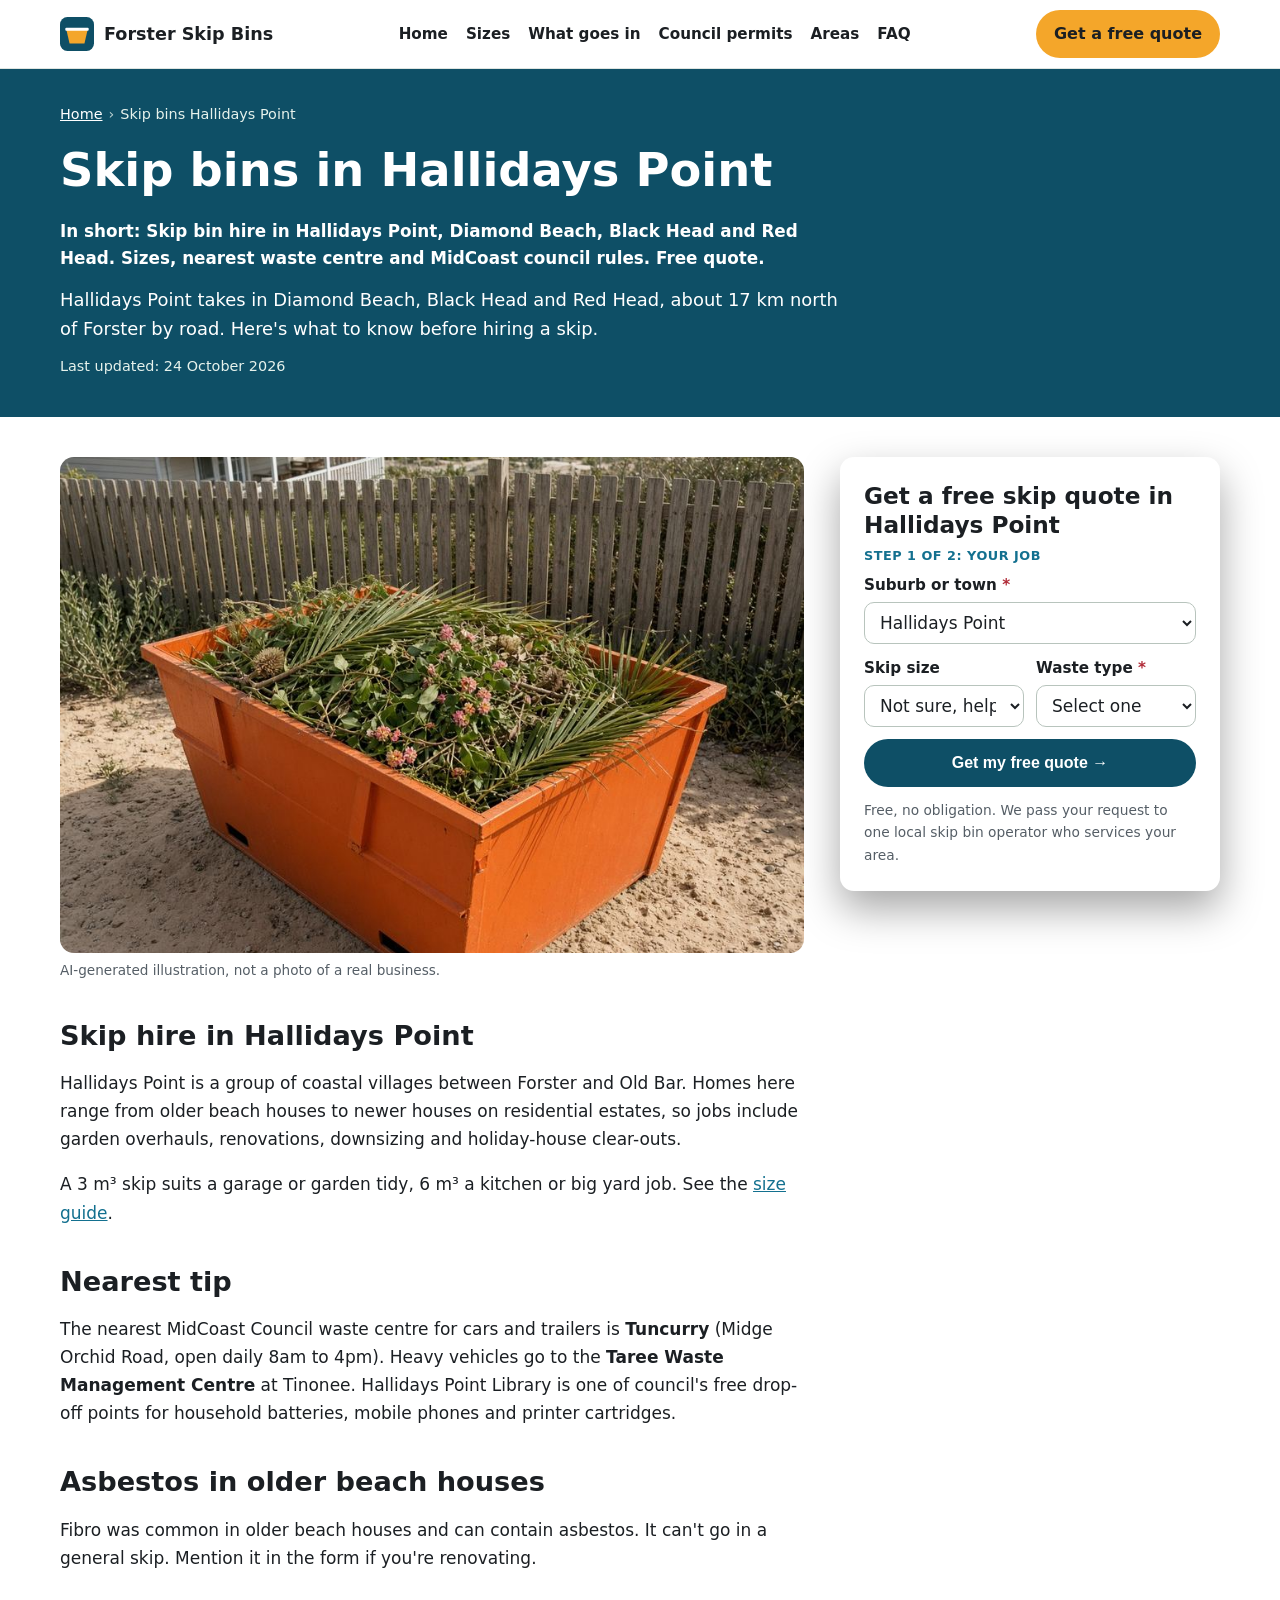
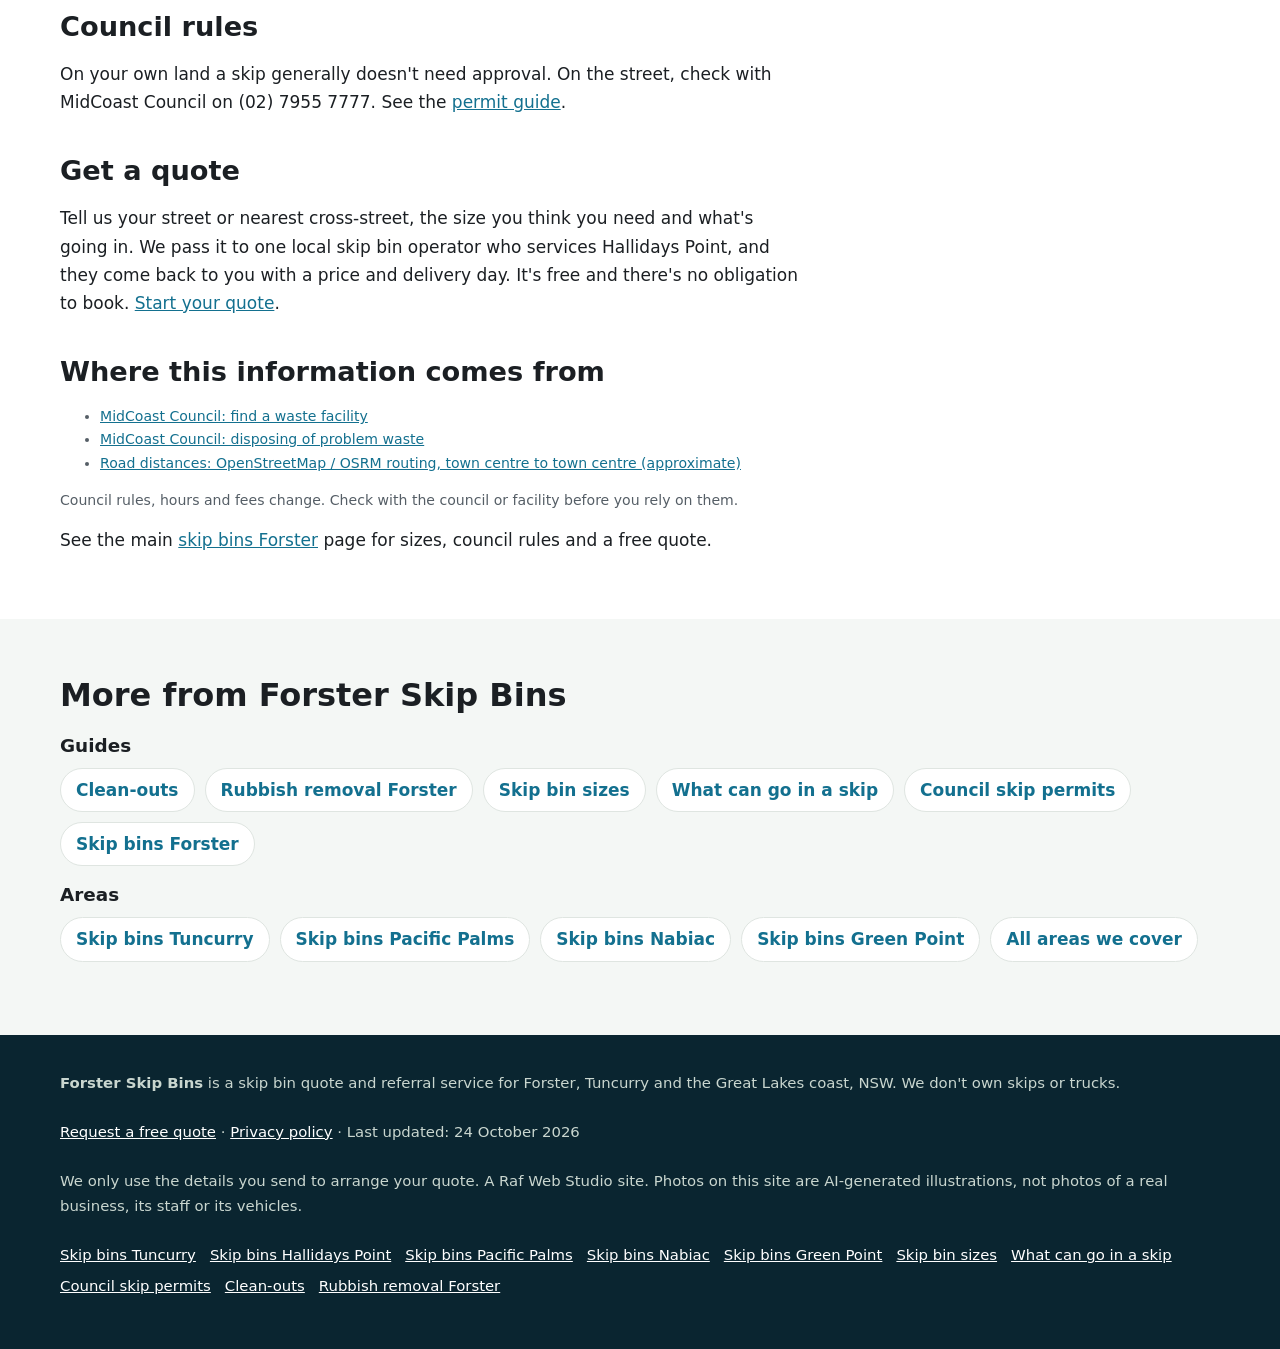
<file: skip-bins-hallidays-point/index.html>
<!doctype html>
<html lang="en-AU">
<head>
<meta charset="utf-8">
<meta name="viewport" content="width=device-width, initial-scale=1">
<title>Skip Bins Hallidays Point | Free Skip Quotes, Diamond Beach, Black Head &amp; Red Head</title>
<meta name="description" content="Skip bin hire in Hallidays Point, Diamond Beach, Black Head and Red Head. Sizes, nearest waste centre and MidCoast council rules. Free quote.">
<link rel="canonical" href="https://forsterskipbins.com/skip-bins-hallidays-point/">
<link rel="icon" href="/favicon.svg" type="image/svg+xml">
<meta name="theme-color" content="#0e4f66">
<meta property="og:type" content="article">
<meta property="og:locale" content="en_AU">
<meta property="og:site_name" content="Forster Skip Bins">
<meta property="og:title" content="Skip Bins Hallidays Point | Free Skip Quotes, Diamond Beach, Black Head &amp; Red Head">
<meta property="og:description" content="Skip bin hire in Hallidays Point, Diamond Beach, Black Head and Red Head. Sizes, nearest waste centre and MidCoast council rules. Free quote.">
<meta property="og:url" content="https://forsterskipbins.com/skip-bins-hallidays-point/">
<meta property="og:image" content="https://forsterskipbins.com/img/hero.jpg">
<meta name="twitter:card" content="summary_large_image">
<script>document.documentElement.classList.add('js')</script>
<link rel="stylesheet" href="/styles.css">

<!-- Google tag (gtag.js) -->
<script async src="https://www.googletagmanager.com/gtag/js?id=G-N47FP8F074"></script>
<script>
  window.dataLayer = window.dataLayer || [];
  function gtag(){dataLayer.push(arguments);}
  gtag('js', new Date());
  gtag('config', 'G-N47FP8F074');
</script>

<script type="application/ld+json">
{
 "@context": "https://schema.org",
 "@type": "WebPage",
 "@id": "https://forsterskipbins.com/skip-bins-hallidays-point/#webpage",
 "url": "https://forsterskipbins.com/skip-bins-hallidays-point/",
 "name": "Skip Bins Hallidays Point | Free Skip Quotes, Diamond Beach, Black Head & Red Head",
 "description": "Skip bin hire in Hallidays Point, Diamond Beach, Black Head and Red Head. Sizes, nearest waste centre and MidCoast council rules. Free quote.",
 "inLanguage": "en-AU",
 "dateModified": "2026-10-24",
 "isPartOf": {
  "@id": "https://forsterskipbins.com/#website"
 }
}
</script>
<script type="application/ld+json">
{
 "@context": "https://schema.org",
 "@type": "BreadcrumbList",
 "itemListElement": [
  {
   "@type": "ListItem",
   "position": 1,
   "name": "Home",
   "item": "https://forsterskipbins.com/"
  },
  {
   "@type": "ListItem",
   "position": 2,
   "name": "Skip bins Hallidays Point",
   "item": "https://forsterskipbins.com/skip-bins-hallidays-point/"
  }
 ]
}
</script>
<script type="application/ld+json">
{
 "@context": "https://schema.org",
 "@type": "Service",
 "@id": "https://forsterskipbins.com/skip-bins-hallidays-point/#service",
 "name": "Skip bin hire quotes in Hallidays Point",
 "serviceType": "Skip bin hire",
 "description": "Skip bin hire in Hallidays Point, Diamond Beach, Black Head and Red Head. Sizes, nearest waste centre and MidCoast council rules. Free quote.",
 "url": "https://forsterskipbins.com/skip-bins-hallidays-point/",
 "provider": {
  "@type": "Organization",
  "name": "Forster Skip Bins",
  "url": "https://forsterskipbins.com/"
 },
 "areaServed": [
  {
   "@type": "Place",
   "name": "Hallidays Point, NSW"
  }
 ]
}
</script>
</head>
<body>
<a class="skip-link" href="#main">Skip to content</a>

<header class="site-header">
  <div class="wrap">
    <a class="brand" href="/" aria-label="Forster Skip Bins home">
      <svg viewBox="0 0 64 64" aria-hidden="true"><rect width="64" height="64" rx="14" fill="#0e4f66"/><path d="M12 24h40l-6 26H18z" fill="#f4a62a"/><rect x="10" y="20" width="44" height="6" rx="2" fill="#fff"/></svg>
      Forster Skip Bins
    </a>
    <nav class="nav" aria-label="Main">
      <a href="/">Home</a>
      <a href="/skip-bin-sizes/">Sizes</a>
      <a href="/what-can-go-in-a-skip/">What goes in</a>
      <a href="/skip-bin-council-permit/">Council permits</a>
      <a href="/#areas">Areas</a>
      <a href="/#faq">FAQ</a>
    </nav>
    <a class="btn btn-call header-call" href="#quote">Get a free quote</a>
  </div>
</header>

<main id="main">
<section class="page-hero" aria-labelledby="h1">
  <div class="wrap">
    <nav class="crumbs" aria-label="Breadcrumb"><ol><li><a href="https://forsterskipbins.com/">Home</a></li><li aria-current="page">Skip bins Hallidays Point</li></ol></nav>
    <h1 id="h1">Skip bins in Hallidays Point</h1>
    <p class="summary">In short: Skip bin hire in Hallidays Point, Diamond Beach, Black Head and Red Head. Sizes, nearest waste centre and MidCoast council rules. Free quote.</p>
    <p class="lead">Hallidays Point takes in Diamond Beach, Black Head and Red Head, about 17 km north of Forster by road. Here's what to know before hiring a skip.</p>
    <p class="updated">Last updated: 24 October 2026</p>
  </div>
</section>
<div class="wrap page-grid">
  <article class="page-body">
<figure><img src="/img/card-green.jpg" width="900" height="600" style="aspect-ratio:3/2;object-fit:cover" alt="Illustration of a skip bin filled with palm fronds in a coastal garden" decoding="async"><figcaption>AI-generated illustration, not a photo of a real business.</figcaption></figure>
<h2>Skip hire in Hallidays Point</h2>
<p>Hallidays Point is a group of coastal villages between Forster and Old Bar. Homes here range from older beach houses to newer houses on residential estates, so jobs include garden overhauls, renovations, downsizing and holiday-house clear-outs.</p><p>A 3 m³ skip suits a garage or garden tidy, 6 m³ a kitchen or big yard job. See the <a href="/skip-bin-sizes/">size guide</a>.</p>
<h2>Nearest tip</h2>
<p>The nearest MidCoast Council waste centre for cars and trailers is <strong>Tuncurry</strong> (Midge Orchid Road, open daily 8am to 4pm). Heavy vehicles go to the <strong>Taree Waste Management Centre</strong> at Tinonee. Hallidays Point Library is one of council's free drop-off points for household batteries, mobile phones and printer cartridges.</p>
<h2>Asbestos in older beach houses</h2>
<p>Fibro was common in older beach houses and can contain asbestos. It can't go in a general skip. Mention it in the form if you're renovating.</p>
<h2>Council rules</h2>
<p>On your own land a skip generally doesn't need approval. On the street, check with MidCoast Council on (02) 7955 7777. See the <a href="/skip-bin-council-permit/">permit guide</a>.</p>
<h2>Get a quote</h2>
<p>Tell us your street or nearest cross-street, the size you think you need and what's going in. We pass it to one local skip bin operator who services Hallidays Point, and they come back to you with a price and delivery day. It's free and there's no obligation to book. <a href="#quote">Start your quote</a>.</p>
<h2>Where this information comes from</h2>
<ul class="sources"><li><a href="https://www.midcoast.nsw.gov.au/Services/Waste-and-recycling/Find-a-waste-facility" rel="noopener">MidCoast Council: find a waste facility</a></li><li><a href="https://www.midcoast.nsw.gov.au/Services/Waste-and-recycling/Disposing-of-problem-waste" rel="noopener">MidCoast Council: disposing of problem waste</a></li><li><a href="https://www.openstreetmap.org/" rel="noopener">Road distances: OpenStreetMap / OSRM routing, town centre to town centre (approximate)</a></li></ul>
<p class="sources">Council rules, hours and fees change. Check with the council or facility before you rely on them.</p>

<p class="home-link">See the main <a href="/">skip bins Forster</a> page for sizes, council rules and a free quote.</p>
  </article>
  <aside class="page-aside">
    <div class="hero-form-card" id="quote">
      <h2 id="quote-h">Get a free skip quote in Hallidays Point</h2>
      <form class="quote-form two-step" id="quote-form" action="https://formsubmit.co/f6b9ce7bf1b940845caaa14199462b38" method="post" novalidate>
        <input type="hidden" name="_subject" value="New quote request – forsterskipbins.com">
        <input type="hidden" name="_captcha" value="true">
        <input type="hidden" name="_template" value="table">
        <input type="hidden" name="_next" value="https://forsterskipbins.com/thanks.html">
        <input type="hidden" name="_autoresponse" value="Thanks for your skip bin request. We&#x27;ve received it and are passing it to a local operator, who&#x27;ll be in touch shortly with availability and a price.">
        <input type="text" name="_honey" style="display:none" tabindex="-1" autocomplete="off" aria-hidden="true">
        <input type="hidden" name="source" value="forsterskipbins.com">
        <input type="hidden" name="page" value="/skip-bins-hallidays-point/">
        <fieldset class="step step-1">
          <legend class="step-label">Step 1 of 2: your job</legend>
          <div class="full"><label for="suburb">Suburb or town <span class="req" aria-hidden="true">*</span></label>
            <select id="suburb" name="suburb" required><option value="">Choose your suburb</option><option>Forster</option><option>Tuncurry</option><option>Green Point</option><option selected>Hallidays Point</option><option>Diamond Beach</option><option>Black Head</option><option>Tallwoods Village</option><option>Red Head</option><option>Pacific Palms</option><option>Elizabeth Beach</option><option>Boomerang Beach</option><option>Blueys Beach</option><option>Smiths Lake</option><option>Seal Rocks</option><option>Coomba Park</option><option>Nabiac</option><option>Failford</option><option>Darawank</option><option value="Other">Other (tell us below)</option></select></div>
          <div class="full other-wrap"><label for="suburb_other">Other suburb or town</label><input id="suburb_other" name="suburb_other" type="text" autocomplete="address-level2"></div>
          <div><label for="size">Skip size</label>
            <select id="size" name="skip_size"><option value="Not sure">Not sure, help me choose</option><option>Skip bag (about 1 m³)</option><option>2 m³</option><option>3 m³</option><option>4 m³</option><option>6 m³</option><option>8 m³</option><option>9 m³</option><option>10–12 m³</option><option>Larger / hook-lift</option></select></div>
          <div><label for="waste">Waste type <span class="req" aria-hidden="true">*</span></label>
            <select id="waste" name="waste_type" required><option value="">Select one</option><option>General household</option><option>Green waste</option><option>Mixed renovation / building</option><option>Soil, concrete or bricks</option><option>Mixed, not sure</option><option>May contain asbestos</option></select></div>
          <div class="full js-only"><button class="btn btn-primary btn-block" type="button" id="to-step-2">Get my free quote →</button></div>
          <p class="microcopy full">Free, no obligation. We pass your request to one local skip bin operator who services your area.</p>
          <p class="form-error full" id="step1-error" role="alert" hidden>Please choose your suburb and waste type.</p>
        </fieldset>
        <fieldset class="step step-2" id="step-2">
          <legend class="step-label">Step 2 of 2: your details</legend>
          <div><label for="name">Name <span class="req" aria-hidden="true">*</span></label><input id="name" name="name" type="text" autocomplete="name" required></div>
          <div><label for="phone">Phone <span class="req" aria-hidden="true">*</span></label><input id="phone" name="phone" type="tel" autocomplete="tel" inputmode="tel" required></div>
          <div><label for="email">Email</label><input id="email" name="email" type="email" autocomplete="email"></div>
          <div><label for="date">Delivery date</label><input id="date" name="preferred_date" type="date"></div>
          <div class="full"><label for="message">Anything else?</label><textarea id="message" name="message" rows="2" placeholder="e.g. holiday rental turnover, unit block (strata), tight driveway, 5 days"></textarea></div>
          <p class="consent full">By sending this form you agree we can share your details with one local skip bin operator so they can quote for your job. See our <a href="/privacy.html">privacy policy</a>.</p>
          <div class="full step2-actions"><button class="btn btn-primary" type="submit">Send my quote request</button><button class="btn-link js-only" type="button" id="back-1">← Back</button></div>
        </fieldset>
      </form>
    </div>
  </aside>
</div>
<section class="alt" aria-labelledby="more-h">
  <div class="wrap">
    <h2 id="more-h">More from Forster Skip Bins</h2>
    <h3>Guides</h3>
    <ul class="link-list"><li><a href="/clean-outs/">Clean-outs</a></li><li><a href="/rubbish-removal-forster/">Rubbish removal Forster</a></li><li><a href="/skip-bin-sizes/">Skip bin sizes</a></li><li><a href="/what-can-go-in-a-skip/">What can go in a skip</a></li><li><a href="/skip-bin-council-permit/">Council skip permits</a></li><li><a href="/">Skip bins Forster</a></li></ul>
    <h3>Areas</h3>
    <ul class="link-list"><li><a href="/skip-bins-tuncurry/">Skip bins Tuncurry</a></li><li><a href="/skip-bins-pacific-palms/">Skip bins Pacific Palms</a></li><li><a href="/skip-bins-nabiac/">Skip bins Nabiac</a></li><li><a href="/skip-bins-green-point/">Skip bins Green Point</a></li><li><a href="/#areas">All areas we cover</a></li></ul>
  </div>
</section>
</main>

<footer class="site-footer">
  <div class="wrap">
    <p><strong>Forster Skip Bins</strong> is a skip bin quote and referral service for Forster, Tuncurry and the Great Lakes coast, NSW. We don't own skips or trucks.</p>
    <p><a href="#quote">Request a free quote</a> · <a href="/privacy.html">Privacy policy</a> · Last updated: 24 October 2026</p>
    <p>We only use the details you send to arrange your quote. A Raf Web Studio site. Photos on this site are AI-generated illustrations, not photos of a real business, its staff or its vehicles.</p>
    <p class="footer-links"><a href="/skip-bins-tuncurry/">Skip bins Tuncurry</a> <a href="/skip-bins-hallidays-point/">Skip bins Hallidays Point</a> <a href="/skip-bins-pacific-palms/">Skip bins Pacific Palms</a> <a href="/skip-bins-nabiac/">Skip bins Nabiac</a> <a href="/skip-bins-green-point/">Skip bins Green Point</a> <a href="/skip-bin-sizes/">Skip bin sizes</a> <a href="/what-can-go-in-a-skip/">What can go in a skip</a> <a href="/skip-bin-council-permit/">Council skip permits</a> <a href="/clean-outs/">Clean-outs</a> <a href="/rubbish-removal-forster/">Rubbish removal Forster</a></p>
  </div>
</footer>

<div class="mobile-call" aria-label="Quick contact">
  <a class="btn btn-call" href="#quote">Get a free quote</a>
</div>
<script src="/form.js" defer></script>
</body>
</html>
</file>
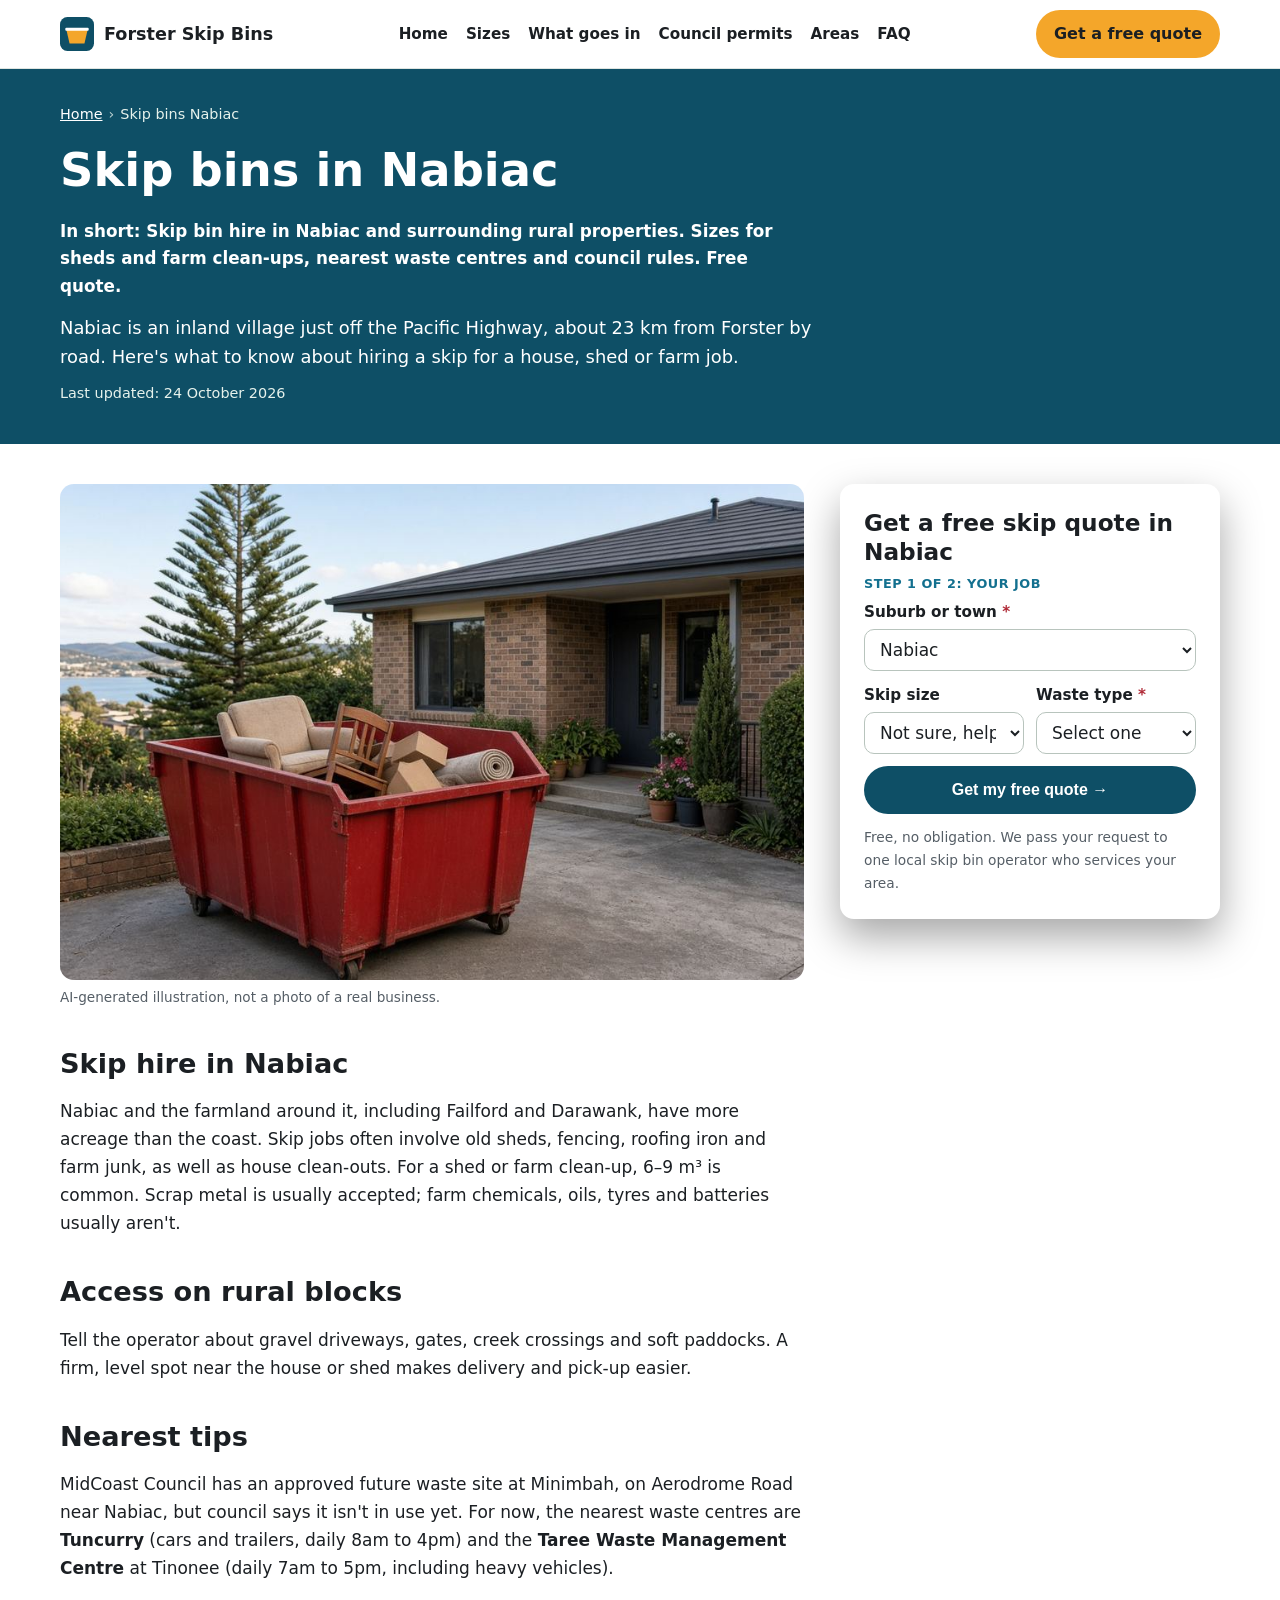
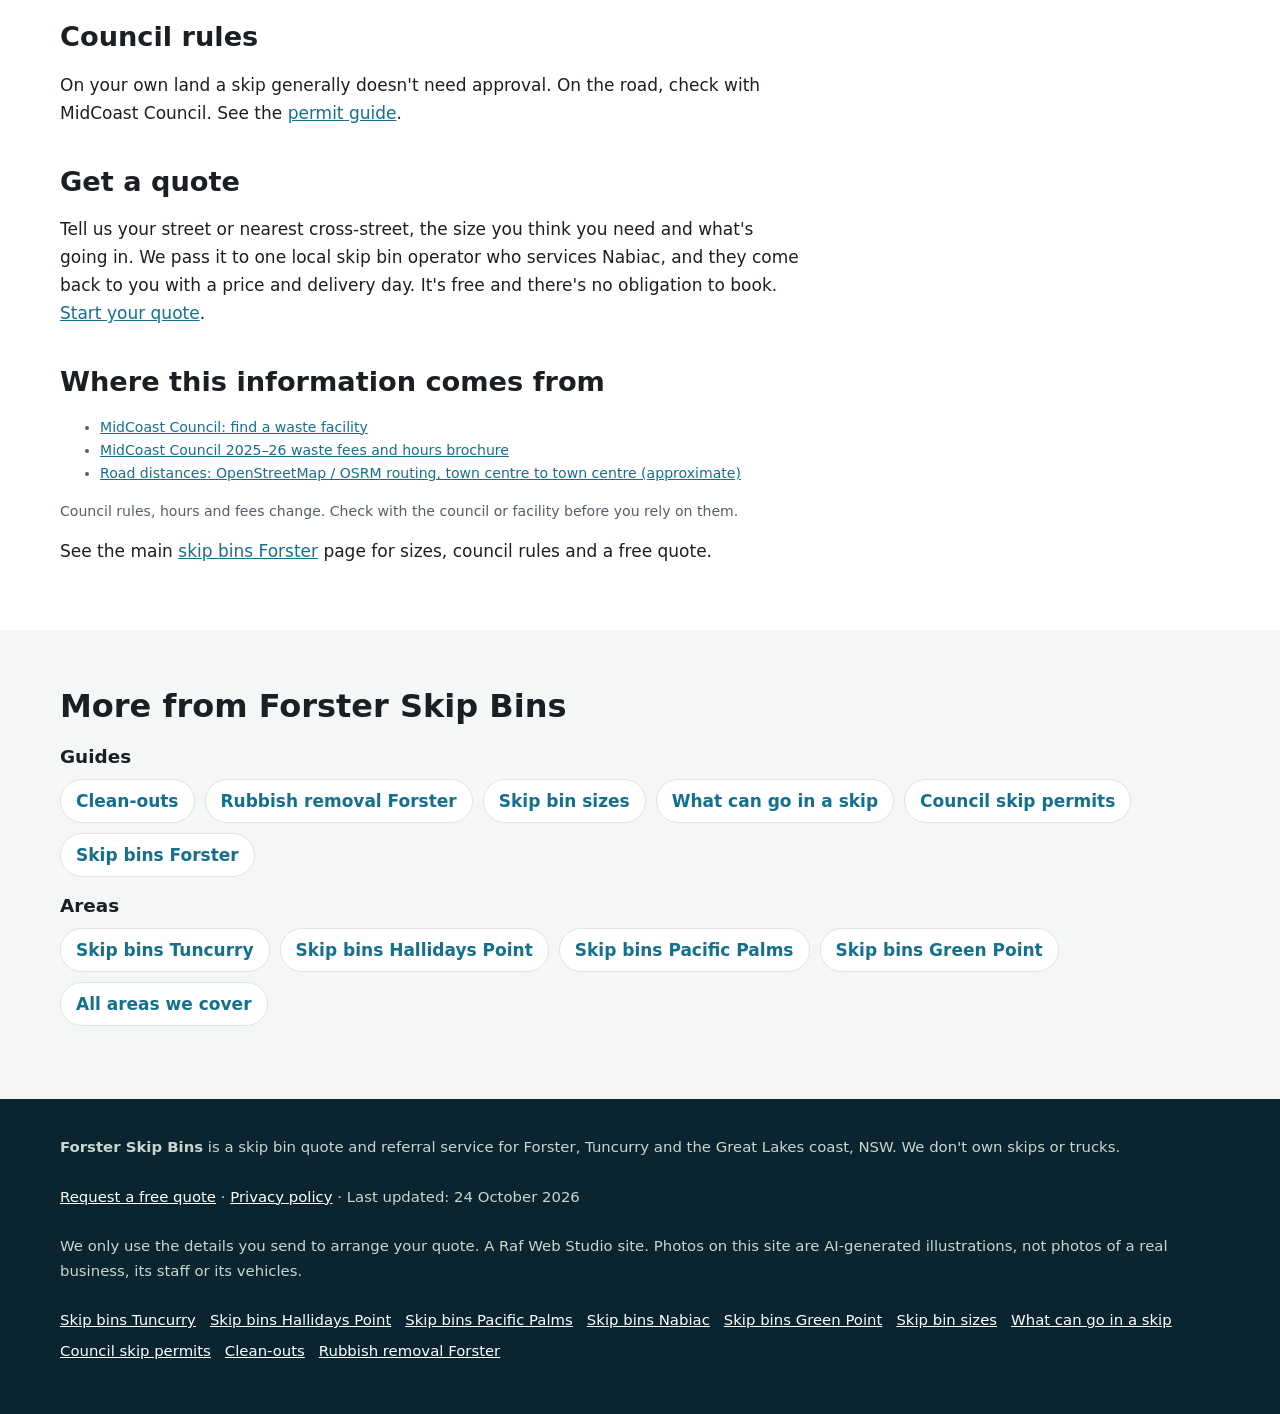
<file: skip-bins-nabiac/index.html>
<!doctype html>
<html lang="en-AU">
<head>
<meta charset="utf-8">
<meta name="viewport" content="width=device-width, initial-scale=1">
<title>Skip Bins Nabiac | Free Skip Bin Hire Quotes, Nabiac &amp; Rural Great Lakes</title>
<meta name="description" content="Skip bin hire in Nabiac and surrounding rural properties. Sizes for sheds and farm clean-ups, nearest waste centres and council rules. Free quote.">
<link rel="canonical" href="https://forsterskipbins.com/skip-bins-nabiac/">
<link rel="icon" href="/favicon.svg" type="image/svg+xml">
<meta name="theme-color" content="#0e4f66">
<meta property="og:type" content="article">
<meta property="og:locale" content="en_AU">
<meta property="og:site_name" content="Forster Skip Bins">
<meta property="og:title" content="Skip Bins Nabiac | Free Skip Bin Hire Quotes, Nabiac &amp; Rural Great Lakes">
<meta property="og:description" content="Skip bin hire in Nabiac and surrounding rural properties. Sizes for sheds and farm clean-ups, nearest waste centres and council rules. Free quote.">
<meta property="og:url" content="https://forsterskipbins.com/skip-bins-nabiac/">
<meta property="og:image" content="https://forsterskipbins.com/img/hero.jpg">
<meta name="twitter:card" content="summary_large_image">
<script>document.documentElement.classList.add('js')</script>
<link rel="stylesheet" href="/styles.css">

<!-- Google tag (gtag.js) -->
<script async src="https://www.googletagmanager.com/gtag/js?id=G-N47FP8F074"></script>
<script>
  window.dataLayer = window.dataLayer || [];
  function gtag(){dataLayer.push(arguments);}
  gtag('js', new Date());
  gtag('config', 'G-N47FP8F074');
</script>

<script type="application/ld+json">
{
 "@context": "https://schema.org",
 "@type": "WebPage",
 "@id": "https://forsterskipbins.com/skip-bins-nabiac/#webpage",
 "url": "https://forsterskipbins.com/skip-bins-nabiac/",
 "name": "Skip Bins Nabiac | Free Skip Bin Hire Quotes, Nabiac & Rural Great Lakes",
 "description": "Skip bin hire in Nabiac and surrounding rural properties. Sizes for sheds and farm clean-ups, nearest waste centres and council rules. Free quote.",
 "inLanguage": "en-AU",
 "dateModified": "2026-10-24",
 "isPartOf": {
  "@id": "https://forsterskipbins.com/#website"
 }
}
</script>
<script type="application/ld+json">
{
 "@context": "https://schema.org",
 "@type": "BreadcrumbList",
 "itemListElement": [
  {
   "@type": "ListItem",
   "position": 1,
   "name": "Home",
   "item": "https://forsterskipbins.com/"
  },
  {
   "@type": "ListItem",
   "position": 2,
   "name": "Skip bins Nabiac",
   "item": "https://forsterskipbins.com/skip-bins-nabiac/"
  }
 ]
}
</script>
<script type="application/ld+json">
{
 "@context": "https://schema.org",
 "@type": "Service",
 "@id": "https://forsterskipbins.com/skip-bins-nabiac/#service",
 "name": "Skip bin hire quotes in Nabiac",
 "serviceType": "Skip bin hire",
 "description": "Skip bin hire in Nabiac and surrounding rural properties. Sizes for sheds and farm clean-ups, nearest waste centres and council rules. Free quote.",
 "url": "https://forsterskipbins.com/skip-bins-nabiac/",
 "provider": {
  "@type": "Organization",
  "name": "Forster Skip Bins",
  "url": "https://forsterskipbins.com/"
 },
 "areaServed": [
  {
   "@type": "Place",
   "name": "Nabiac, NSW"
  }
 ]
}
</script>
</head>
<body>
<a class="skip-link" href="#main">Skip to content</a>

<header class="site-header">
  <div class="wrap">
    <a class="brand" href="/" aria-label="Forster Skip Bins home">
      <svg viewBox="0 0 64 64" aria-hidden="true"><rect width="64" height="64" rx="14" fill="#0e4f66"/><path d="M12 24h40l-6 26H18z" fill="#f4a62a"/><rect x="10" y="20" width="44" height="6" rx="2" fill="#fff"/></svg>
      Forster Skip Bins
    </a>
    <nav class="nav" aria-label="Main">
      <a href="/">Home</a>
      <a href="/skip-bin-sizes/">Sizes</a>
      <a href="/what-can-go-in-a-skip/">What goes in</a>
      <a href="/skip-bin-council-permit/">Council permits</a>
      <a href="/#areas">Areas</a>
      <a href="/#faq">FAQ</a>
    </nav>
    <a class="btn btn-call header-call" href="#quote">Get a free quote</a>
  </div>
</header>

<main id="main">
<section class="page-hero" aria-labelledby="h1">
  <div class="wrap">
    <nav class="crumbs" aria-label="Breadcrumb"><ol><li><a href="https://forsterskipbins.com/">Home</a></li><li aria-current="page">Skip bins Nabiac</li></ol></nav>
    <h1 id="h1">Skip bins in Nabiac</h1>
    <p class="summary">In short: Skip bin hire in Nabiac and surrounding rural properties. Sizes for sheds and farm clean-ups, nearest waste centres and council rules. Free quote.</p>
    <p class="lead">Nabiac is an inland village just off the Pacific Highway, about 23 km from Forster by road. Here's what to know about hiring a skip for a house, shed or farm job.</p>
    <p class="updated">Last updated: 24 October 2026</p>
  </div>
</section>
<div class="wrap page-grid">
  <article class="page-body">
<figure><img src="/img/card-downsize.jpg" width="900" height="600" style="aspect-ratio:3/2;object-fit:cover" alt="Illustration of a skip bin outside a home during a clear-out" decoding="async"><figcaption>AI-generated illustration, not a photo of a real business.</figcaption></figure>
<h2>Skip hire in Nabiac</h2>
<p>Nabiac and the farmland around it, including Failford and Darawank, have more acreage than the coast. Skip jobs often involve old sheds, fencing, roofing iron and farm junk, as well as house clean-outs. For a shed or farm clean-up, 6–9 m³ is common. Scrap metal is usually accepted; farm chemicals, oils, tyres and batteries usually aren't.</p>
<h2>Access on rural blocks</h2>
<p>Tell the operator about gravel driveways, gates, creek crossings and soft paddocks. A firm, level spot near the house or shed makes delivery and pick-up easier.</p>
<h2>Nearest tips</h2>
<p>MidCoast Council has an approved future waste site at Minimbah, on Aerodrome Road near Nabiac, but council says it isn't in use yet. For now, the nearest waste centres are <strong>Tuncurry</strong> (cars and trailers, daily 8am to 4pm) and the <strong>Taree Waste Management Centre</strong> at Tinonee (daily 7am to 5pm, including heavy vehicles).</p>
<h2>Council rules</h2>
<p>On your own land a skip generally doesn't need approval. On the road, check with MidCoast Council. See the <a href="/skip-bin-council-permit/">permit guide</a>.</p>
<h2>Get a quote</h2>
<p>Tell us your street or nearest cross-street, the size you think you need and what's going in. We pass it to one local skip bin operator who services Nabiac, and they come back to you with a price and delivery day. It's free and there's no obligation to book. <a href="#quote">Start your quote</a>.</p>
<h2>Where this information comes from</h2>
<ul class="sources"><li><a href="https://www.midcoast.nsw.gov.au/Services/Waste-and-recycling/Find-a-waste-facility" rel="noopener">MidCoast Council: find a waste facility</a></li><li><a href="https://www.midcoast.nsw.gov.au/files/assets/public/v/3/document-resources/facilities-docs/waste-facilities/2025-26-waste-fees-charges-brochure-spreads.pdf" rel="noopener">MidCoast Council 2025–26 waste fees and hours brochure</a></li><li><a href="https://www.openstreetmap.org/" rel="noopener">Road distances: OpenStreetMap / OSRM routing, town centre to town centre (approximate)</a></li></ul>
<p class="sources">Council rules, hours and fees change. Check with the council or facility before you rely on them.</p>

<p class="home-link">See the main <a href="/">skip bins Forster</a> page for sizes, council rules and a free quote.</p>
  </article>
  <aside class="page-aside">
    <div class="hero-form-card" id="quote">
      <h2 id="quote-h">Get a free skip quote in Nabiac</h2>
      <form class="quote-form two-step" id="quote-form" action="https://formsubmit.co/f6b9ce7bf1b940845caaa14199462b38" method="post" novalidate>
        <input type="hidden" name="_subject" value="New quote request – forsterskipbins.com">
        <input type="hidden" name="_captcha" value="true">
        <input type="hidden" name="_template" value="table">
        <input type="hidden" name="_next" value="https://forsterskipbins.com/thanks.html">
        <input type="hidden" name="_autoresponse" value="Thanks for your skip bin request. We&#x27;ve received it and are passing it to a local operator, who&#x27;ll be in touch shortly with availability and a price.">
        <input type="text" name="_honey" style="display:none" tabindex="-1" autocomplete="off" aria-hidden="true">
        <input type="hidden" name="source" value="forsterskipbins.com">
        <input type="hidden" name="page" value="/skip-bins-nabiac/">
        <fieldset class="step step-1">
          <legend class="step-label">Step 1 of 2: your job</legend>
          <div class="full"><label for="suburb">Suburb or town <span class="req" aria-hidden="true">*</span></label>
            <select id="suburb" name="suburb" required><option value="">Choose your suburb</option><option>Forster</option><option>Tuncurry</option><option>Green Point</option><option>Hallidays Point</option><option>Diamond Beach</option><option>Black Head</option><option>Tallwoods Village</option><option>Red Head</option><option>Pacific Palms</option><option>Elizabeth Beach</option><option>Boomerang Beach</option><option>Blueys Beach</option><option>Smiths Lake</option><option>Seal Rocks</option><option>Coomba Park</option><option selected>Nabiac</option><option>Failford</option><option>Darawank</option><option value="Other">Other (tell us below)</option></select></div>
          <div class="full other-wrap"><label for="suburb_other">Other suburb or town</label><input id="suburb_other" name="suburb_other" type="text" autocomplete="address-level2"></div>
          <div><label for="size">Skip size</label>
            <select id="size" name="skip_size"><option value="Not sure">Not sure, help me choose</option><option>Skip bag (about 1 m³)</option><option>2 m³</option><option>3 m³</option><option>4 m³</option><option>6 m³</option><option>8 m³</option><option>9 m³</option><option>10–12 m³</option><option>Larger / hook-lift</option></select></div>
          <div><label for="waste">Waste type <span class="req" aria-hidden="true">*</span></label>
            <select id="waste" name="waste_type" required><option value="">Select one</option><option>General household</option><option>Green waste</option><option>Mixed renovation / building</option><option>Soil, concrete or bricks</option><option>Mixed, not sure</option><option>May contain asbestos</option></select></div>
          <div class="full js-only"><button class="btn btn-primary btn-block" type="button" id="to-step-2">Get my free quote →</button></div>
          <p class="microcopy full">Free, no obligation. We pass your request to one local skip bin operator who services your area.</p>
          <p class="form-error full" id="step1-error" role="alert" hidden>Please choose your suburb and waste type.</p>
        </fieldset>
        <fieldset class="step step-2" id="step-2">
          <legend class="step-label">Step 2 of 2: your details</legend>
          <div><label for="name">Name <span class="req" aria-hidden="true">*</span></label><input id="name" name="name" type="text" autocomplete="name" required></div>
          <div><label for="phone">Phone <span class="req" aria-hidden="true">*</span></label><input id="phone" name="phone" type="tel" autocomplete="tel" inputmode="tel" required></div>
          <div><label for="email">Email</label><input id="email" name="email" type="email" autocomplete="email"></div>
          <div><label for="date">Delivery date</label><input id="date" name="preferred_date" type="date"></div>
          <div class="full"><label for="message">Anything else?</label><textarea id="message" name="message" rows="2" placeholder="e.g. holiday rental turnover, unit block (strata), tight driveway, 5 days"></textarea></div>
          <p class="consent full">By sending this form you agree we can share your details with one local skip bin operator so they can quote for your job. See our <a href="/privacy.html">privacy policy</a>.</p>
          <div class="full step2-actions"><button class="btn btn-primary" type="submit">Send my quote request</button><button class="btn-link js-only" type="button" id="back-1">← Back</button></div>
        </fieldset>
      </form>
    </div>
  </aside>
</div>
<section class="alt" aria-labelledby="more-h">
  <div class="wrap">
    <h2 id="more-h">More from Forster Skip Bins</h2>
    <h3>Guides</h3>
    <ul class="link-list"><li><a href="/clean-outs/">Clean-outs</a></li><li><a href="/rubbish-removal-forster/">Rubbish removal Forster</a></li><li><a href="/skip-bin-sizes/">Skip bin sizes</a></li><li><a href="/what-can-go-in-a-skip/">What can go in a skip</a></li><li><a href="/skip-bin-council-permit/">Council skip permits</a></li><li><a href="/">Skip bins Forster</a></li></ul>
    <h3>Areas</h3>
    <ul class="link-list"><li><a href="/skip-bins-tuncurry/">Skip bins Tuncurry</a></li><li><a href="/skip-bins-hallidays-point/">Skip bins Hallidays Point</a></li><li><a href="/skip-bins-pacific-palms/">Skip bins Pacific Palms</a></li><li><a href="/skip-bins-green-point/">Skip bins Green Point</a></li><li><a href="/#areas">All areas we cover</a></li></ul>
  </div>
</section>
</main>

<footer class="site-footer">
  <div class="wrap">
    <p><strong>Forster Skip Bins</strong> is a skip bin quote and referral service for Forster, Tuncurry and the Great Lakes coast, NSW. We don't own skips or trucks.</p>
    <p><a href="#quote">Request a free quote</a> · <a href="/privacy.html">Privacy policy</a> · Last updated: 24 October 2026</p>
    <p>We only use the details you send to arrange your quote. A Raf Web Studio site. Photos on this site are AI-generated illustrations, not photos of a real business, its staff or its vehicles.</p>
    <p class="footer-links"><a href="/skip-bins-tuncurry/">Skip bins Tuncurry</a> <a href="/skip-bins-hallidays-point/">Skip bins Hallidays Point</a> <a href="/skip-bins-pacific-palms/">Skip bins Pacific Palms</a> <a href="/skip-bins-nabiac/">Skip bins Nabiac</a> <a href="/skip-bins-green-point/">Skip bins Green Point</a> <a href="/skip-bin-sizes/">Skip bin sizes</a> <a href="/what-can-go-in-a-skip/">What can go in a skip</a> <a href="/skip-bin-council-permit/">Council skip permits</a> <a href="/clean-outs/">Clean-outs</a> <a href="/rubbish-removal-forster/">Rubbish removal Forster</a></p>
  </div>
</footer>

<div class="mobile-call" aria-label="Quick contact">
  <a class="btn btn-call" href="#quote">Get a free quote</a>
</div>
<script src="/form.js" defer></script>
</body>
</html>
</file>
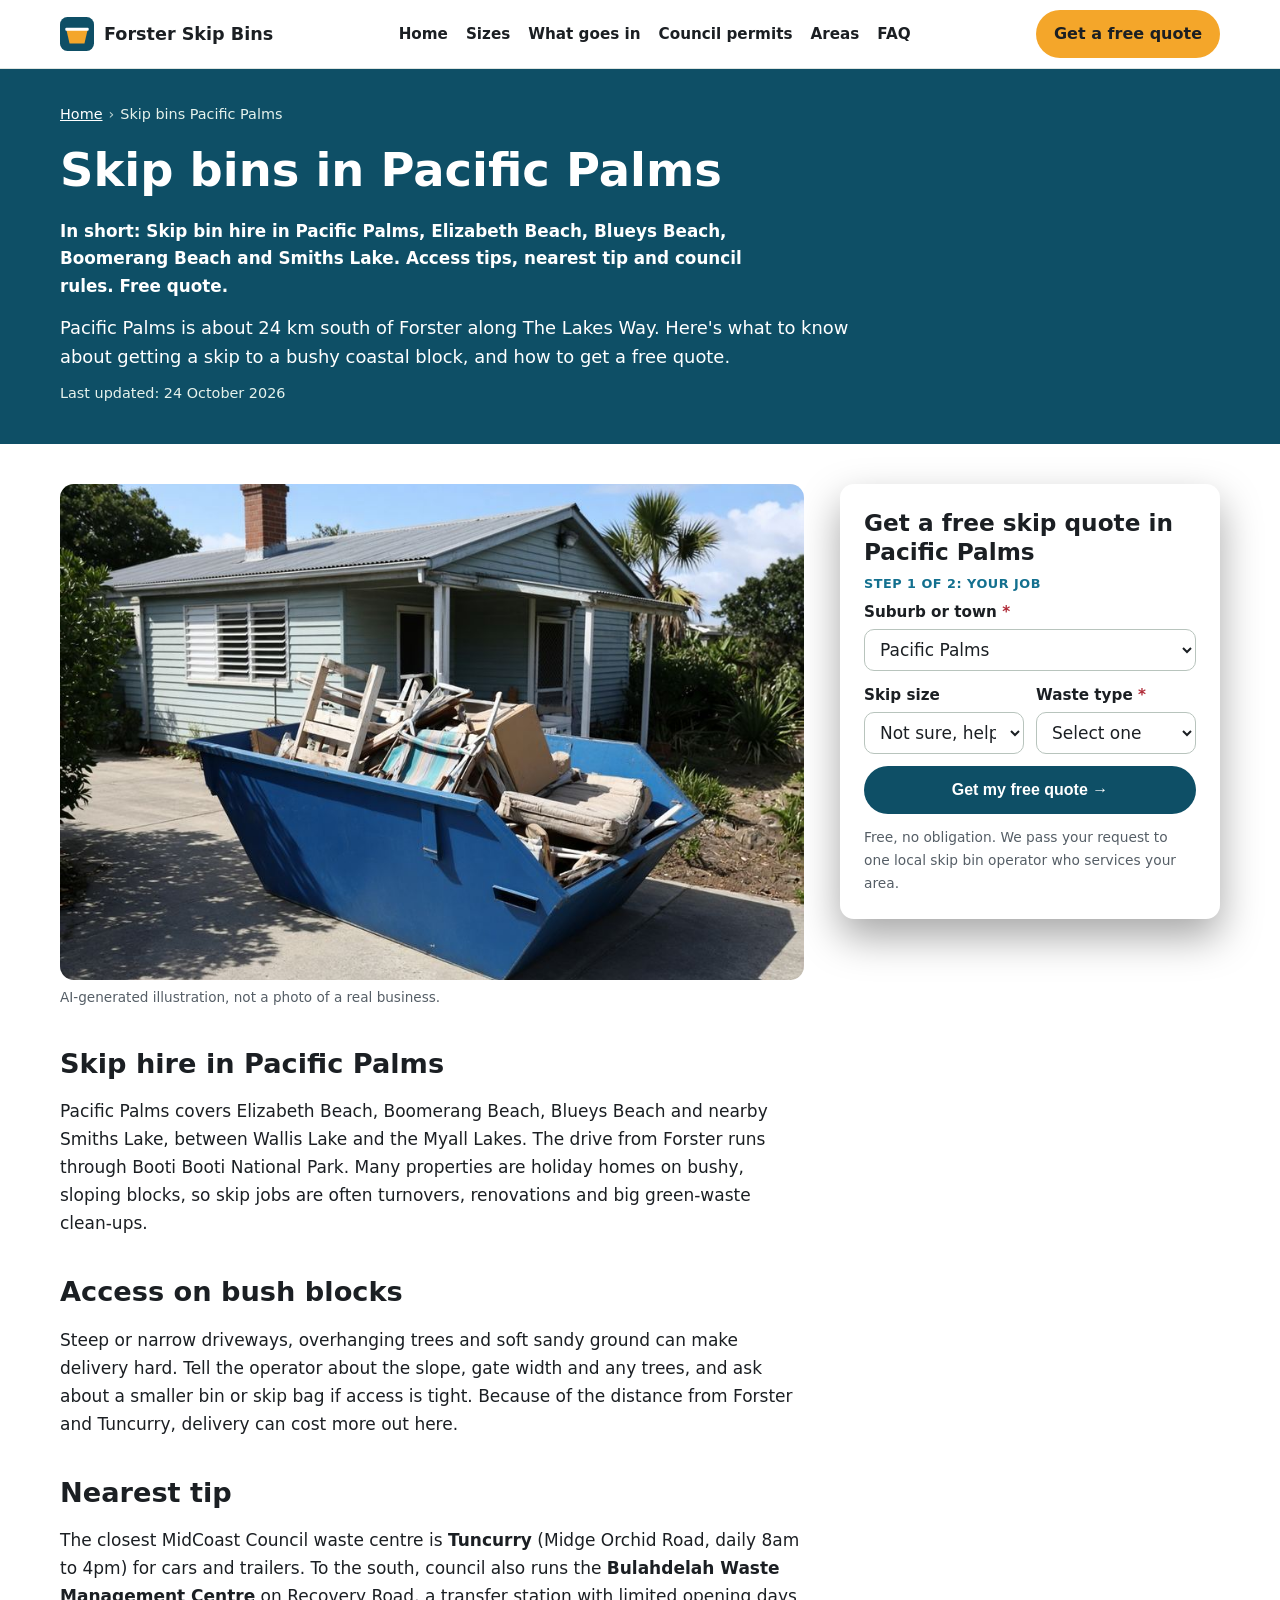
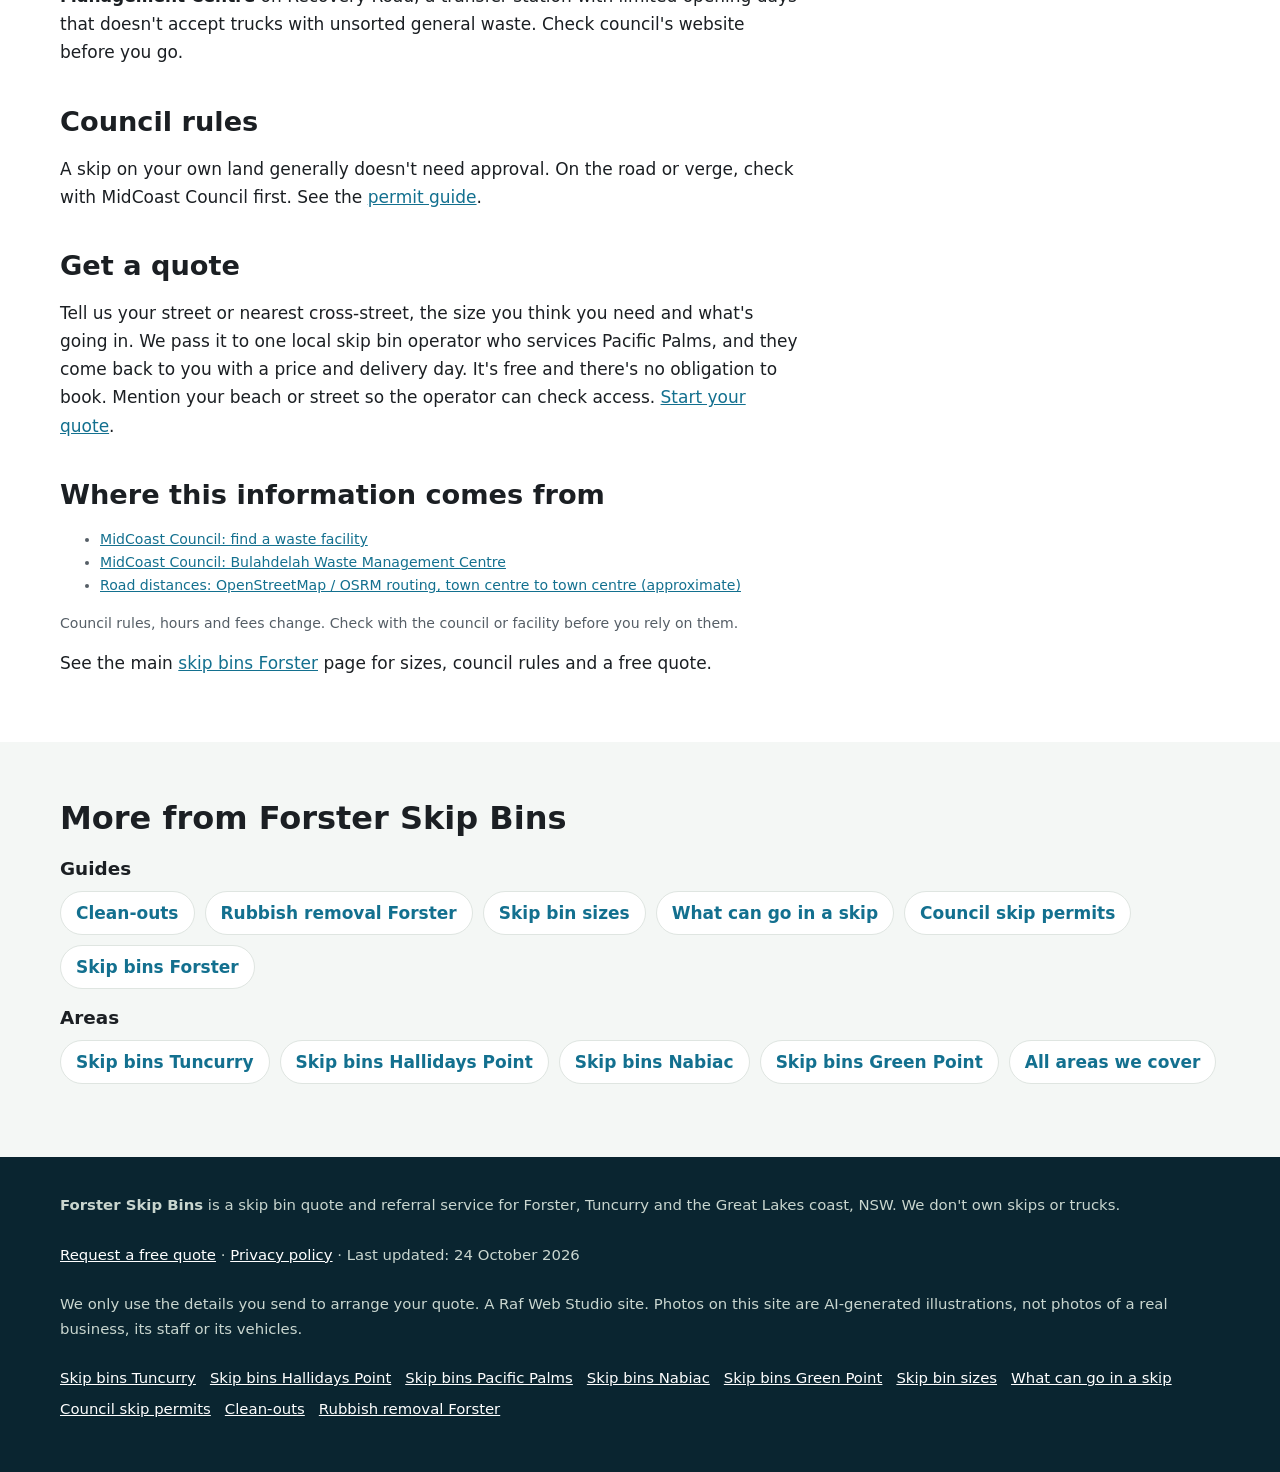
<file: skip-bins-pacific-palms/index.html>
<!doctype html>
<html lang="en-AU">
<head>
<meta charset="utf-8">
<meta name="viewport" content="width=device-width, initial-scale=1">
<title>Skip Bins Pacific Palms | Free Skip Quotes, Elizabeth Beach, Blueys &amp; Smiths Lake</title>
<meta name="description" content="Skip bin hire in Pacific Palms, Elizabeth Beach, Blueys Beach, Boomerang Beach and Smiths Lake. Access tips, nearest tip and council rules. Free quote.">
<link rel="canonical" href="https://forsterskipbins.com/skip-bins-pacific-palms/">
<link rel="icon" href="/favicon.svg" type="image/svg+xml">
<meta name="theme-color" content="#0e4f66">
<meta property="og:type" content="article">
<meta property="og:locale" content="en_AU">
<meta property="og:site_name" content="Forster Skip Bins">
<meta property="og:title" content="Skip Bins Pacific Palms | Free Skip Quotes, Elizabeth Beach, Blueys &amp; Smiths Lake">
<meta property="og:description" content="Skip bin hire in Pacific Palms, Elizabeth Beach, Blueys Beach, Boomerang Beach and Smiths Lake. Access tips, nearest tip and council rules. Free quote.">
<meta property="og:url" content="https://forsterskipbins.com/skip-bins-pacific-palms/">
<meta property="og:image" content="https://forsterskipbins.com/img/hero.jpg">
<meta name="twitter:card" content="summary_large_image">
<script>document.documentElement.classList.add('js')</script>
<link rel="stylesheet" href="/styles.css">

<!-- Google tag (gtag.js) -->
<script async src="https://www.googletagmanager.com/gtag/js?id=G-N47FP8F074"></script>
<script>
  window.dataLayer = window.dataLayer || [];
  function gtag(){dataLayer.push(arguments);}
  gtag('js', new Date());
  gtag('config', 'G-N47FP8F074');
</script>

<script type="application/ld+json">
{
 "@context": "https://schema.org",
 "@type": "WebPage",
 "@id": "https://forsterskipbins.com/skip-bins-pacific-palms/#webpage",
 "url": "https://forsterskipbins.com/skip-bins-pacific-palms/",
 "name": "Skip Bins Pacific Palms | Free Skip Quotes, Elizabeth Beach, Blueys & Smiths Lake",
 "description": "Skip bin hire in Pacific Palms, Elizabeth Beach, Blueys Beach, Boomerang Beach and Smiths Lake. Access tips, nearest tip and council rules. Free quote.",
 "inLanguage": "en-AU",
 "dateModified": "2026-10-24",
 "isPartOf": {
  "@id": "https://forsterskipbins.com/#website"
 }
}
</script>
<script type="application/ld+json">
{
 "@context": "https://schema.org",
 "@type": "BreadcrumbList",
 "itemListElement": [
  {
   "@type": "ListItem",
   "position": 1,
   "name": "Home",
   "item": "https://forsterskipbins.com/"
  },
  {
   "@type": "ListItem",
   "position": 2,
   "name": "Skip bins Pacific Palms",
   "item": "https://forsterskipbins.com/skip-bins-pacific-palms/"
  }
 ]
}
</script>
<script type="application/ld+json">
{
 "@context": "https://schema.org",
 "@type": "Service",
 "@id": "https://forsterskipbins.com/skip-bins-pacific-palms/#service",
 "name": "Skip bin hire quotes in Pacific Palms",
 "serviceType": "Skip bin hire",
 "description": "Skip bin hire in Pacific Palms, Elizabeth Beach, Blueys Beach, Boomerang Beach and Smiths Lake. Access tips, nearest tip and council rules. Free quote.",
 "url": "https://forsterskipbins.com/skip-bins-pacific-palms/",
 "provider": {
  "@type": "Organization",
  "name": "Forster Skip Bins",
  "url": "https://forsterskipbins.com/"
 },
 "areaServed": [
  {
   "@type": "Place",
   "name": "Pacific Palms, NSW"
  }
 ]
}
</script>
</head>
<body>
<a class="skip-link" href="#main">Skip to content</a>

<header class="site-header">
  <div class="wrap">
    <a class="brand" href="/" aria-label="Forster Skip Bins home">
      <svg viewBox="0 0 64 64" aria-hidden="true"><rect width="64" height="64" rx="14" fill="#0e4f66"/><path d="M12 24h40l-6 26H18z" fill="#f4a62a"/><rect x="10" y="20" width="44" height="6" rx="2" fill="#fff"/></svg>
      Forster Skip Bins
    </a>
    <nav class="nav" aria-label="Main">
      <a href="/">Home</a>
      <a href="/skip-bin-sizes/">Sizes</a>
      <a href="/what-can-go-in-a-skip/">What goes in</a>
      <a href="/skip-bin-council-permit/">Council permits</a>
      <a href="/#areas">Areas</a>
      <a href="/#faq">FAQ</a>
    </nav>
    <a class="btn btn-call header-call" href="#quote">Get a free quote</a>
  </div>
</header>

<main id="main">
<section class="page-hero" aria-labelledby="h1">
  <div class="wrap">
    <nav class="crumbs" aria-label="Breadcrumb"><ol><li><a href="https://forsterskipbins.com/">Home</a></li><li aria-current="page">Skip bins Pacific Palms</li></ol></nav>
    <h1 id="h1">Skip bins in Pacific Palms</h1>
    <p class="summary">In short: Skip bin hire in Pacific Palms, Elizabeth Beach, Blueys Beach, Boomerang Beach and Smiths Lake. Access tips, nearest tip and council rules. Free quote.</p>
    <p class="lead">Pacific Palms is about 24 km south of Forster along The Lakes Way. Here's what to know about getting a skip to a bushy coastal block, and how to get a free quote.</p>
    <p class="updated">Last updated: 24 October 2026</p>
  </div>
</section>
<div class="wrap page-grid">
  <article class="page-body">
<figure><img src="/img/card-holiday.jpg" width="900" height="600" style="aspect-ratio:3/2;object-fit:cover" alt="Illustration of a skip bin outside a beach house" decoding="async"><figcaption>AI-generated illustration, not a photo of a real business.</figcaption></figure>
<h2>Skip hire in Pacific Palms</h2>
<p>Pacific Palms covers Elizabeth Beach, Boomerang Beach, Blueys Beach and nearby Smiths Lake, between Wallis Lake and the Myall Lakes. The drive from Forster runs through Booti Booti National Park. Many properties are holiday homes on bushy, sloping blocks, so skip jobs are often turnovers, renovations and big green-waste clean-ups.</p>
<h2>Access on bush blocks</h2>
<p>Steep or narrow driveways, overhanging trees and soft sandy ground can make delivery hard. Tell the operator about the slope, gate width and any trees, and ask about a smaller bin or skip bag if access is tight. Because of the distance from Forster and Tuncurry, delivery can cost more out here.</p>
<h2>Nearest tip</h2>
<p>The closest MidCoast Council waste centre is <strong>Tuncurry</strong> (Midge Orchid Road, daily 8am to 4pm) for cars and trailers. To the south, council also runs the <strong>Bulahdelah Waste Management Centre</strong> on Recovery Road, a transfer station with limited opening days that doesn't accept trucks with unsorted general waste. Check council's website before you go.</p>
<h2>Council rules</h2>
<p>A skip on your own land generally doesn't need approval. On the road or verge, check with MidCoast Council first. See the <a href="/skip-bin-council-permit/">permit guide</a>.</p>
<h2>Get a quote</h2>
<p>Tell us your street or nearest cross-street, the size you think you need and what's going in. We pass it to one local skip bin operator who services Pacific Palms, and they come back to you with a price and delivery day. It's free and there's no obligation to book. Mention your beach or street so the operator can check access. <a href="#quote">Start your quote</a>.</p>
<h2>Where this information comes from</h2>
<ul class="sources"><li><a href="https://www.midcoast.nsw.gov.au/Services/Waste-and-recycling/Find-a-waste-facility" rel="noopener">MidCoast Council: find a waste facility</a></li><li><a href="https://www.midcoast.nsw.gov.au/Services/Facilities-and-venues/Find-a-Facility/Outdoor-Facilities/Bulahdelah-Waste-Management-Centre" rel="noopener">MidCoast Council: Bulahdelah Waste Management Centre</a></li><li><a href="https://www.openstreetmap.org/" rel="noopener">Road distances: OpenStreetMap / OSRM routing, town centre to town centre (approximate)</a></li></ul>
<p class="sources">Council rules, hours and fees change. Check with the council or facility before you rely on them.</p>

<p class="home-link">See the main <a href="/">skip bins Forster</a> page for sizes, council rules and a free quote.</p>
  </article>
  <aside class="page-aside">
    <div class="hero-form-card" id="quote">
      <h2 id="quote-h">Get a free skip quote in Pacific Palms</h2>
      <form class="quote-form two-step" id="quote-form" action="https://formsubmit.co/f6b9ce7bf1b940845caaa14199462b38" method="post" novalidate>
        <input type="hidden" name="_subject" value="New quote request – forsterskipbins.com">
        <input type="hidden" name="_captcha" value="true">
        <input type="hidden" name="_template" value="table">
        <input type="hidden" name="_next" value="https://forsterskipbins.com/thanks.html">
        <input type="hidden" name="_autoresponse" value="Thanks for your skip bin request. We&#x27;ve received it and are passing it to a local operator, who&#x27;ll be in touch shortly with availability and a price.">
        <input type="text" name="_honey" style="display:none" tabindex="-1" autocomplete="off" aria-hidden="true">
        <input type="hidden" name="source" value="forsterskipbins.com">
        <input type="hidden" name="page" value="/skip-bins-pacific-palms/">
        <fieldset class="step step-1">
          <legend class="step-label">Step 1 of 2: your job</legend>
          <div class="full"><label for="suburb">Suburb or town <span class="req" aria-hidden="true">*</span></label>
            <select id="suburb" name="suburb" required><option value="">Choose your suburb</option><option>Forster</option><option>Tuncurry</option><option>Green Point</option><option>Hallidays Point</option><option>Diamond Beach</option><option>Black Head</option><option>Tallwoods Village</option><option>Red Head</option><option selected>Pacific Palms</option><option>Elizabeth Beach</option><option>Boomerang Beach</option><option>Blueys Beach</option><option>Smiths Lake</option><option>Seal Rocks</option><option>Coomba Park</option><option>Nabiac</option><option>Failford</option><option>Darawank</option><option value="Other">Other (tell us below)</option></select></div>
          <div class="full other-wrap"><label for="suburb_other">Other suburb or town</label><input id="suburb_other" name="suburb_other" type="text" autocomplete="address-level2"></div>
          <div><label for="size">Skip size</label>
            <select id="size" name="skip_size"><option value="Not sure">Not sure, help me choose</option><option>Skip bag (about 1 m³)</option><option>2 m³</option><option>3 m³</option><option>4 m³</option><option>6 m³</option><option>8 m³</option><option>9 m³</option><option>10–12 m³</option><option>Larger / hook-lift</option></select></div>
          <div><label for="waste">Waste type <span class="req" aria-hidden="true">*</span></label>
            <select id="waste" name="waste_type" required><option value="">Select one</option><option>General household</option><option>Green waste</option><option>Mixed renovation / building</option><option>Soil, concrete or bricks</option><option>Mixed, not sure</option><option>May contain asbestos</option></select></div>
          <div class="full js-only"><button class="btn btn-primary btn-block" type="button" id="to-step-2">Get my free quote →</button></div>
          <p class="microcopy full">Free, no obligation. We pass your request to one local skip bin operator who services your area.</p>
          <p class="form-error full" id="step1-error" role="alert" hidden>Please choose your suburb and waste type.</p>
        </fieldset>
        <fieldset class="step step-2" id="step-2">
          <legend class="step-label">Step 2 of 2: your details</legend>
          <div><label for="name">Name <span class="req" aria-hidden="true">*</span></label><input id="name" name="name" type="text" autocomplete="name" required></div>
          <div><label for="phone">Phone <span class="req" aria-hidden="true">*</span></label><input id="phone" name="phone" type="tel" autocomplete="tel" inputmode="tel" required></div>
          <div><label for="email">Email</label><input id="email" name="email" type="email" autocomplete="email"></div>
          <div><label for="date">Delivery date</label><input id="date" name="preferred_date" type="date"></div>
          <div class="full"><label for="message">Anything else?</label><textarea id="message" name="message" rows="2" placeholder="e.g. holiday rental turnover, unit block (strata), tight driveway, 5 days"></textarea></div>
          <p class="consent full">By sending this form you agree we can share your details with one local skip bin operator so they can quote for your job. See our <a href="/privacy.html">privacy policy</a>.</p>
          <div class="full step2-actions"><button class="btn btn-primary" type="submit">Send my quote request</button><button class="btn-link js-only" type="button" id="back-1">← Back</button></div>
        </fieldset>
      </form>
    </div>
  </aside>
</div>
<section class="alt" aria-labelledby="more-h">
  <div class="wrap">
    <h2 id="more-h">More from Forster Skip Bins</h2>
    <h3>Guides</h3>
    <ul class="link-list"><li><a href="/clean-outs/">Clean-outs</a></li><li><a href="/rubbish-removal-forster/">Rubbish removal Forster</a></li><li><a href="/skip-bin-sizes/">Skip bin sizes</a></li><li><a href="/what-can-go-in-a-skip/">What can go in a skip</a></li><li><a href="/skip-bin-council-permit/">Council skip permits</a></li><li><a href="/">Skip bins Forster</a></li></ul>
    <h3>Areas</h3>
    <ul class="link-list"><li><a href="/skip-bins-tuncurry/">Skip bins Tuncurry</a></li><li><a href="/skip-bins-hallidays-point/">Skip bins Hallidays Point</a></li><li><a href="/skip-bins-nabiac/">Skip bins Nabiac</a></li><li><a href="/skip-bins-green-point/">Skip bins Green Point</a></li><li><a href="/#areas">All areas we cover</a></li></ul>
  </div>
</section>
</main>

<footer class="site-footer">
  <div class="wrap">
    <p><strong>Forster Skip Bins</strong> is a skip bin quote and referral service for Forster, Tuncurry and the Great Lakes coast, NSW. We don't own skips or trucks.</p>
    <p><a href="#quote">Request a free quote</a> · <a href="/privacy.html">Privacy policy</a> · Last updated: 24 October 2026</p>
    <p>We only use the details you send to arrange your quote. A Raf Web Studio site. Photos on this site are AI-generated illustrations, not photos of a real business, its staff or its vehicles.</p>
    <p class="footer-links"><a href="/skip-bins-tuncurry/">Skip bins Tuncurry</a> <a href="/skip-bins-hallidays-point/">Skip bins Hallidays Point</a> <a href="/skip-bins-pacific-palms/">Skip bins Pacific Palms</a> <a href="/skip-bins-nabiac/">Skip bins Nabiac</a> <a href="/skip-bins-green-point/">Skip bins Green Point</a> <a href="/skip-bin-sizes/">Skip bin sizes</a> <a href="/what-can-go-in-a-skip/">What can go in a skip</a> <a href="/skip-bin-council-permit/">Council skip permits</a> <a href="/clean-outs/">Clean-outs</a> <a href="/rubbish-removal-forster/">Rubbish removal Forster</a></p>
  </div>
</footer>

<div class="mobile-call" aria-label="Quick contact">
  <a class="btn btn-call" href="#quote">Get a free quote</a>
</div>
<script src="/form.js" defer></script>
</body>
</html>
</file>
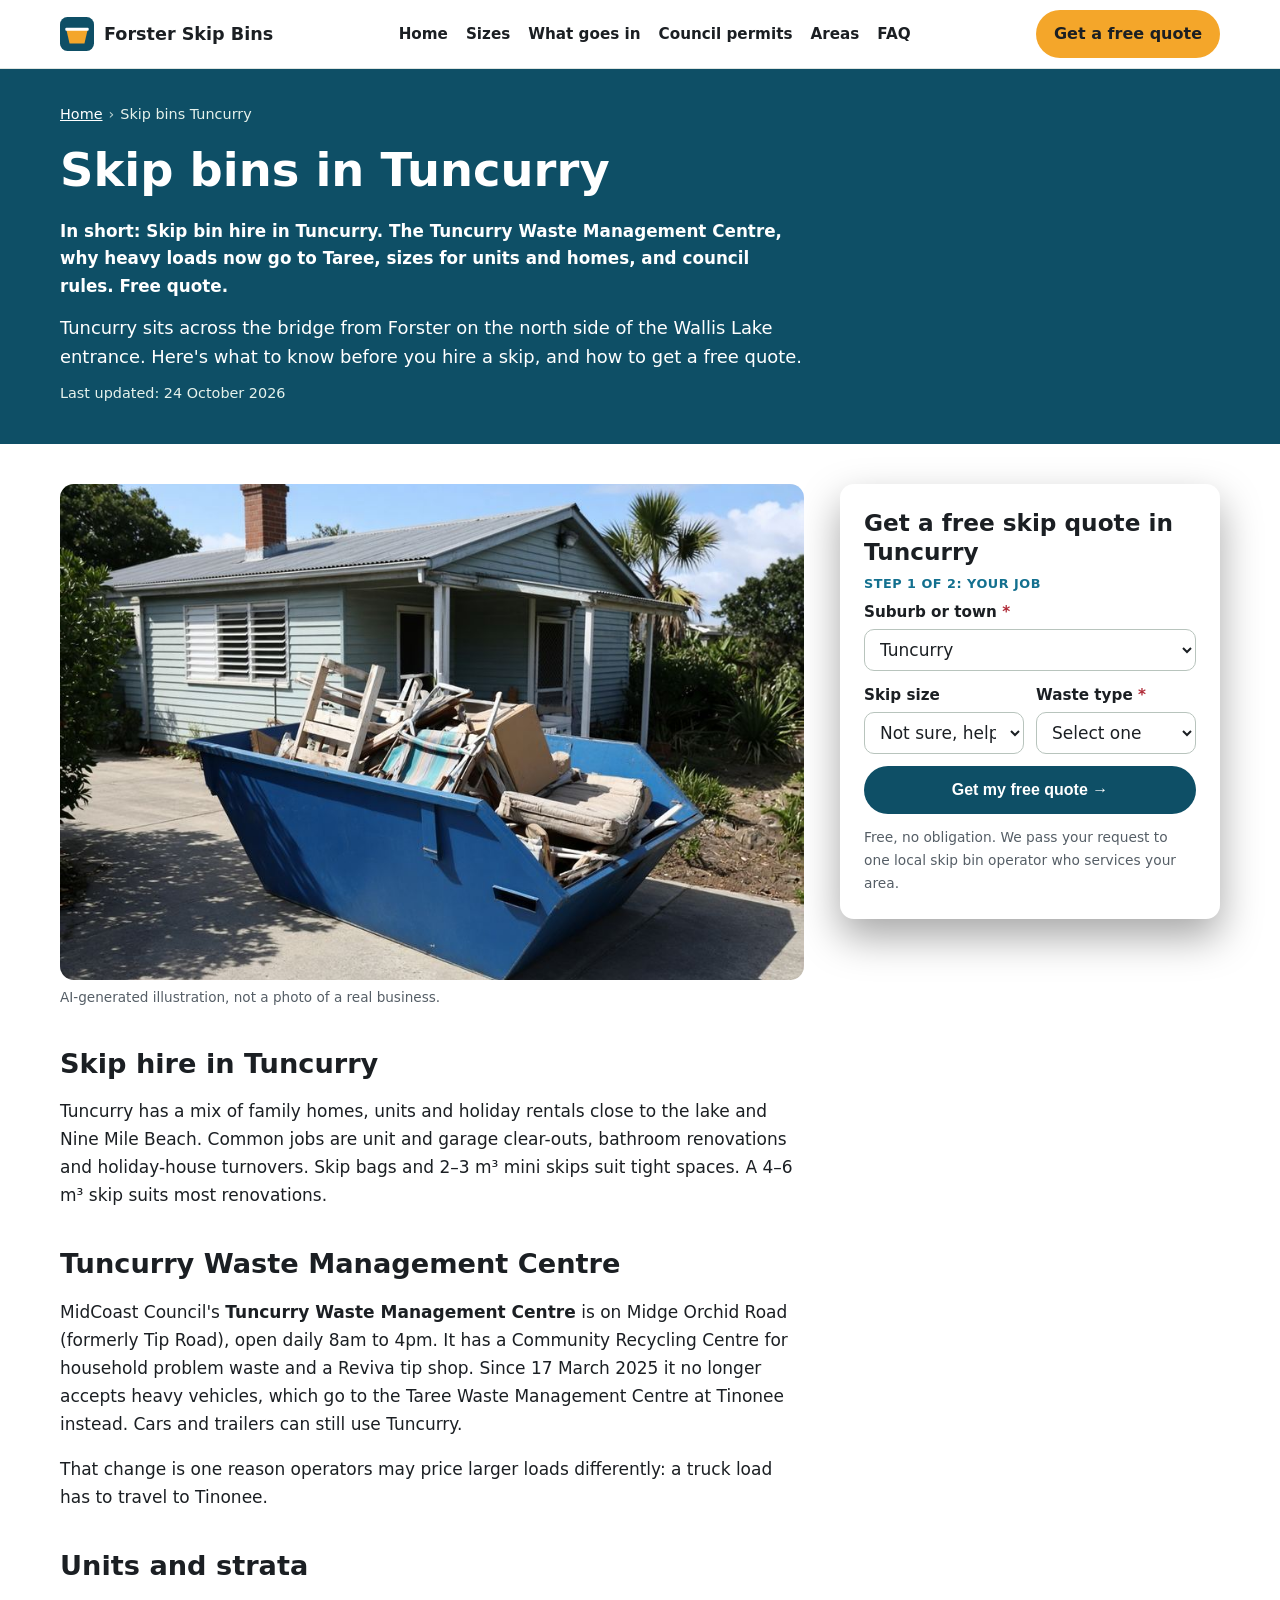
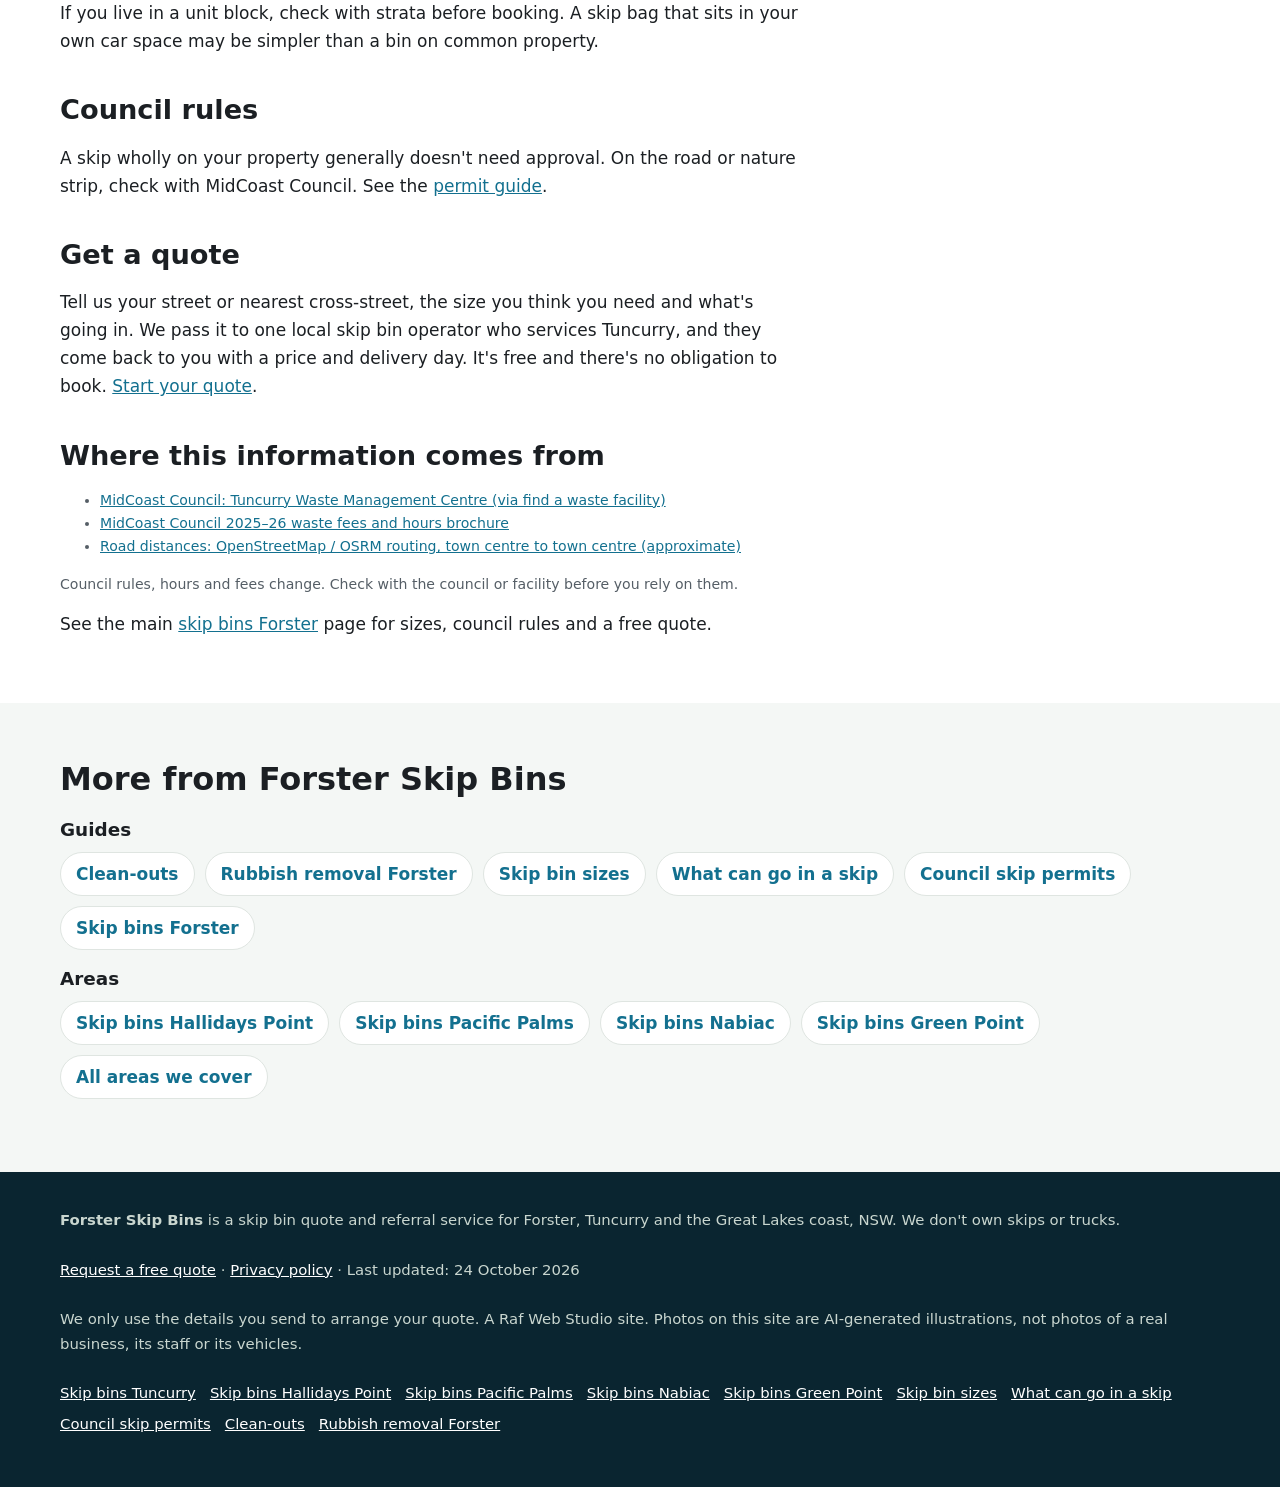
<file: skip-bins-tuncurry/index.html>
<!doctype html>
<html lang="en-AU">
<head>
<meta charset="utf-8">
<meta name="viewport" content="width=device-width, initial-scale=1">
<title>Skip Bins Tuncurry | Free Skip Bin Hire Quotes, Tuncurry NSW</title>
<meta name="description" content="Skip bin hire in Tuncurry. The Tuncurry Waste Management Centre, why heavy loads now go to Taree, sizes for units and homes, and council rules. Free quote.">
<link rel="canonical" href="https://forsterskipbins.com/skip-bins-tuncurry/">
<link rel="icon" href="/favicon.svg" type="image/svg+xml">
<meta name="theme-color" content="#0e4f66">
<meta property="og:type" content="article">
<meta property="og:locale" content="en_AU">
<meta property="og:site_name" content="Forster Skip Bins">
<meta property="og:title" content="Skip Bins Tuncurry | Free Skip Bin Hire Quotes, Tuncurry NSW">
<meta property="og:description" content="Skip bin hire in Tuncurry. The Tuncurry Waste Management Centre, why heavy loads now go to Taree, sizes for units and homes, and council rules. Free quote.">
<meta property="og:url" content="https://forsterskipbins.com/skip-bins-tuncurry/">
<meta property="og:image" content="https://forsterskipbins.com/img/hero.jpg">
<meta name="twitter:card" content="summary_large_image">
<script>document.documentElement.classList.add('js')</script>
<link rel="stylesheet" href="/styles.css">

<!-- Google tag (gtag.js) -->
<script async src="https://www.googletagmanager.com/gtag/js?id=G-N47FP8F074"></script>
<script>
  window.dataLayer = window.dataLayer || [];
  function gtag(){dataLayer.push(arguments);}
  gtag('js', new Date());
  gtag('config', 'G-N47FP8F074');
</script>

<script type="application/ld+json">
{
 "@context": "https://schema.org",
 "@type": "WebPage",
 "@id": "https://forsterskipbins.com/skip-bins-tuncurry/#webpage",
 "url": "https://forsterskipbins.com/skip-bins-tuncurry/",
 "name": "Skip Bins Tuncurry | Free Skip Bin Hire Quotes, Tuncurry NSW",
 "description": "Skip bin hire in Tuncurry. The Tuncurry Waste Management Centre, why heavy loads now go to Taree, sizes for units and homes, and council rules. Free quote.",
 "inLanguage": "en-AU",
 "dateModified": "2026-10-24",
 "isPartOf": {
  "@id": "https://forsterskipbins.com/#website"
 }
}
</script>
<script type="application/ld+json">
{
 "@context": "https://schema.org",
 "@type": "BreadcrumbList",
 "itemListElement": [
  {
   "@type": "ListItem",
   "position": 1,
   "name": "Home",
   "item": "https://forsterskipbins.com/"
  },
  {
   "@type": "ListItem",
   "position": 2,
   "name": "Skip bins Tuncurry",
   "item": "https://forsterskipbins.com/skip-bins-tuncurry/"
  }
 ]
}
</script>
<script type="application/ld+json">
{
 "@context": "https://schema.org",
 "@type": "Service",
 "@id": "https://forsterskipbins.com/skip-bins-tuncurry/#service",
 "name": "Skip bin hire quotes in Tuncurry",
 "serviceType": "Skip bin hire",
 "description": "Skip bin hire in Tuncurry. The Tuncurry Waste Management Centre, why heavy loads now go to Taree, sizes for units and homes, and council rules. Free quote.",
 "url": "https://forsterskipbins.com/skip-bins-tuncurry/",
 "provider": {
  "@type": "Organization",
  "name": "Forster Skip Bins",
  "url": "https://forsterskipbins.com/"
 },
 "areaServed": [
  {
   "@type": "Place",
   "name": "Tuncurry, NSW"
  }
 ]
}
</script>
</head>
<body>
<a class="skip-link" href="#main">Skip to content</a>

<header class="site-header">
  <div class="wrap">
    <a class="brand" href="/" aria-label="Forster Skip Bins home">
      <svg viewBox="0 0 64 64" aria-hidden="true"><rect width="64" height="64" rx="14" fill="#0e4f66"/><path d="M12 24h40l-6 26H18z" fill="#f4a62a"/><rect x="10" y="20" width="44" height="6" rx="2" fill="#fff"/></svg>
      Forster Skip Bins
    </a>
    <nav class="nav" aria-label="Main">
      <a href="/">Home</a>
      <a href="/skip-bin-sizes/">Sizes</a>
      <a href="/what-can-go-in-a-skip/">What goes in</a>
      <a href="/skip-bin-council-permit/">Council permits</a>
      <a href="/#areas">Areas</a>
      <a href="/#faq">FAQ</a>
    </nav>
    <a class="btn btn-call header-call" href="#quote">Get a free quote</a>
  </div>
</header>

<main id="main">
<section class="page-hero" aria-labelledby="h1">
  <div class="wrap">
    <nav class="crumbs" aria-label="Breadcrumb"><ol><li><a href="https://forsterskipbins.com/">Home</a></li><li aria-current="page">Skip bins Tuncurry</li></ol></nav>
    <h1 id="h1">Skip bins in Tuncurry</h1>
    <p class="summary">In short: Skip bin hire in Tuncurry. The Tuncurry Waste Management Centre, why heavy loads now go to Taree, sizes for units and homes, and council rules. Free quote.</p>
    <p class="lead">Tuncurry sits across the bridge from Forster on the north side of the Wallis Lake entrance. Here's what to know before you hire a skip, and how to get a free quote.</p>
    <p class="updated">Last updated: 24 October 2026</p>
  </div>
</section>
<div class="wrap page-grid">
  <article class="page-body">
<figure><img src="/img/card-holiday.jpg" width="900" height="600" style="aspect-ratio:3/2;object-fit:cover" alt="Illustration of a skip bin outside a beach house being cleared out" decoding="async"><figcaption>AI-generated illustration, not a photo of a real business.</figcaption></figure>
<h2>Skip hire in Tuncurry</h2>
<p>Tuncurry has a mix of family homes, units and holiday rentals close to the lake and Nine Mile Beach. Common jobs are unit and garage clear-outs, bathroom renovations and holiday-house turnovers. Skip bags and 2–3 m³ mini skips suit tight spaces. A 4–6 m³ skip suits most renovations.</p>
<h2>Tuncurry Waste Management Centre</h2>
<p>MidCoast Council's <strong>Tuncurry Waste Management Centre</strong> is on Midge Orchid Road (formerly Tip Road), open daily 8am to 4pm. It has a Community Recycling Centre for household problem waste and a Reviva tip shop. Since 17 March 2025 it no longer accepts heavy vehicles, which go to the Taree Waste Management Centre at Tinonee instead. Cars and trailers can still use Tuncurry.</p><p>That change is one reason operators may price larger loads differently: a truck load has to travel to Tinonee.</p>
<h2>Units and strata</h2>
<p>If you live in a unit block, check with strata before booking. A skip bag that sits in your own car space may be simpler than a bin on common property.</p>
<h2>Council rules</h2>
<p>A skip wholly on your property generally doesn't need approval. On the road or nature strip, check with MidCoast Council. See the <a href="/skip-bin-council-permit/">permit guide</a>.</p>
<h2>Get a quote</h2>
<p>Tell us your street or nearest cross-street, the size you think you need and what's going in. We pass it to one local skip bin operator who services Tuncurry, and they come back to you with a price and delivery day. It's free and there's no obligation to book. <a href="#quote">Start your quote</a>.</p>
<h2>Where this information comes from</h2>
<ul class="sources"><li><a href="https://www.midcoast.nsw.gov.au/Services/Waste-and-recycling/Find-a-waste-facility" rel="noopener">MidCoast Council: Tuncurry Waste Management Centre (via find a waste facility)</a></li><li><a href="https://www.midcoast.nsw.gov.au/files/assets/public/v/3/document-resources/facilities-docs/waste-facilities/2025-26-waste-fees-charges-brochure-spreads.pdf" rel="noopener">MidCoast Council 2025–26 waste fees and hours brochure</a></li><li><a href="https://www.openstreetmap.org/" rel="noopener">Road distances: OpenStreetMap / OSRM routing, town centre to town centre (approximate)</a></li></ul>
<p class="sources">Council rules, hours and fees change. Check with the council or facility before you rely on them.</p>

<p class="home-link">See the main <a href="/">skip bins Forster</a> page for sizes, council rules and a free quote.</p>
  </article>
  <aside class="page-aside">
    <div class="hero-form-card" id="quote">
      <h2 id="quote-h">Get a free skip quote in Tuncurry</h2>
      <form class="quote-form two-step" id="quote-form" action="https://formsubmit.co/f6b9ce7bf1b940845caaa14199462b38" method="post" novalidate>
        <input type="hidden" name="_subject" value="New quote request – forsterskipbins.com">
        <input type="hidden" name="_captcha" value="true">
        <input type="hidden" name="_template" value="table">
        <input type="hidden" name="_next" value="https://forsterskipbins.com/thanks.html">
        <input type="hidden" name="_autoresponse" value="Thanks for your skip bin request. We&#x27;ve received it and are passing it to a local operator, who&#x27;ll be in touch shortly with availability and a price.">
        <input type="text" name="_honey" style="display:none" tabindex="-1" autocomplete="off" aria-hidden="true">
        <input type="hidden" name="source" value="forsterskipbins.com">
        <input type="hidden" name="page" value="/skip-bins-tuncurry/">
        <fieldset class="step step-1">
          <legend class="step-label">Step 1 of 2: your job</legend>
          <div class="full"><label for="suburb">Suburb or town <span class="req" aria-hidden="true">*</span></label>
            <select id="suburb" name="suburb" required><option value="">Choose your suburb</option><option>Forster</option><option selected>Tuncurry</option><option>Green Point</option><option>Hallidays Point</option><option>Diamond Beach</option><option>Black Head</option><option>Tallwoods Village</option><option>Red Head</option><option>Pacific Palms</option><option>Elizabeth Beach</option><option>Boomerang Beach</option><option>Blueys Beach</option><option>Smiths Lake</option><option>Seal Rocks</option><option>Coomba Park</option><option>Nabiac</option><option>Failford</option><option>Darawank</option><option value="Other">Other (tell us below)</option></select></div>
          <div class="full other-wrap"><label for="suburb_other">Other suburb or town</label><input id="suburb_other" name="suburb_other" type="text" autocomplete="address-level2"></div>
          <div><label for="size">Skip size</label>
            <select id="size" name="skip_size"><option value="Not sure">Not sure, help me choose</option><option>Skip bag (about 1 m³)</option><option>2 m³</option><option>3 m³</option><option>4 m³</option><option>6 m³</option><option>8 m³</option><option>9 m³</option><option>10–12 m³</option><option>Larger / hook-lift</option></select></div>
          <div><label for="waste">Waste type <span class="req" aria-hidden="true">*</span></label>
            <select id="waste" name="waste_type" required><option value="">Select one</option><option>General household</option><option>Green waste</option><option>Mixed renovation / building</option><option>Soil, concrete or bricks</option><option>Mixed, not sure</option><option>May contain asbestos</option></select></div>
          <div class="full js-only"><button class="btn btn-primary btn-block" type="button" id="to-step-2">Get my free quote →</button></div>
          <p class="microcopy full">Free, no obligation. We pass your request to one local skip bin operator who services your area.</p>
          <p class="form-error full" id="step1-error" role="alert" hidden>Please choose your suburb and waste type.</p>
        </fieldset>
        <fieldset class="step step-2" id="step-2">
          <legend class="step-label">Step 2 of 2: your details</legend>
          <div><label for="name">Name <span class="req" aria-hidden="true">*</span></label><input id="name" name="name" type="text" autocomplete="name" required></div>
          <div><label for="phone">Phone <span class="req" aria-hidden="true">*</span></label><input id="phone" name="phone" type="tel" autocomplete="tel" inputmode="tel" required></div>
          <div><label for="email">Email</label><input id="email" name="email" type="email" autocomplete="email"></div>
          <div><label for="date">Delivery date</label><input id="date" name="preferred_date" type="date"></div>
          <div class="full"><label for="message">Anything else?</label><textarea id="message" name="message" rows="2" placeholder="e.g. holiday rental turnover, unit block (strata), tight driveway, 5 days"></textarea></div>
          <p class="consent full">By sending this form you agree we can share your details with one local skip bin operator so they can quote for your job. See our <a href="/privacy.html">privacy policy</a>.</p>
          <div class="full step2-actions"><button class="btn btn-primary" type="submit">Send my quote request</button><button class="btn-link js-only" type="button" id="back-1">← Back</button></div>
        </fieldset>
      </form>
    </div>
  </aside>
</div>
<section class="alt" aria-labelledby="more-h">
  <div class="wrap">
    <h2 id="more-h">More from Forster Skip Bins</h2>
    <h3>Guides</h3>
    <ul class="link-list"><li><a href="/clean-outs/">Clean-outs</a></li><li><a href="/rubbish-removal-forster/">Rubbish removal Forster</a></li><li><a href="/skip-bin-sizes/">Skip bin sizes</a></li><li><a href="/what-can-go-in-a-skip/">What can go in a skip</a></li><li><a href="/skip-bin-council-permit/">Council skip permits</a></li><li><a href="/">Skip bins Forster</a></li></ul>
    <h3>Areas</h3>
    <ul class="link-list"><li><a href="/skip-bins-hallidays-point/">Skip bins Hallidays Point</a></li><li><a href="/skip-bins-pacific-palms/">Skip bins Pacific Palms</a></li><li><a href="/skip-bins-nabiac/">Skip bins Nabiac</a></li><li><a href="/skip-bins-green-point/">Skip bins Green Point</a></li><li><a href="/#areas">All areas we cover</a></li></ul>
  </div>
</section>
</main>

<footer class="site-footer">
  <div class="wrap">
    <p><strong>Forster Skip Bins</strong> is a skip bin quote and referral service for Forster, Tuncurry and the Great Lakes coast, NSW. We don't own skips or trucks.</p>
    <p><a href="#quote">Request a free quote</a> · <a href="/privacy.html">Privacy policy</a> · Last updated: 24 October 2026</p>
    <p>We only use the details you send to arrange your quote. A Raf Web Studio site. Photos on this site are AI-generated illustrations, not photos of a real business, its staff or its vehicles.</p>
    <p class="footer-links"><a href="/skip-bins-tuncurry/">Skip bins Tuncurry</a> <a href="/skip-bins-hallidays-point/">Skip bins Hallidays Point</a> <a href="/skip-bins-pacific-palms/">Skip bins Pacific Palms</a> <a href="/skip-bins-nabiac/">Skip bins Nabiac</a> <a href="/skip-bins-green-point/">Skip bins Green Point</a> <a href="/skip-bin-sizes/">Skip bin sizes</a> <a href="/what-can-go-in-a-skip/">What can go in a skip</a> <a href="/skip-bin-council-permit/">Council skip permits</a> <a href="/clean-outs/">Clean-outs</a> <a href="/rubbish-removal-forster/">Rubbish removal Forster</a></p>
  </div>
</footer>

<div class="mobile-call" aria-label="Quick contact">
  <a class="btn btn-call" href="#quote">Get a free quote</a>
</div>
<script src="/form.js" defer></script>
</body>
</html>
</file>
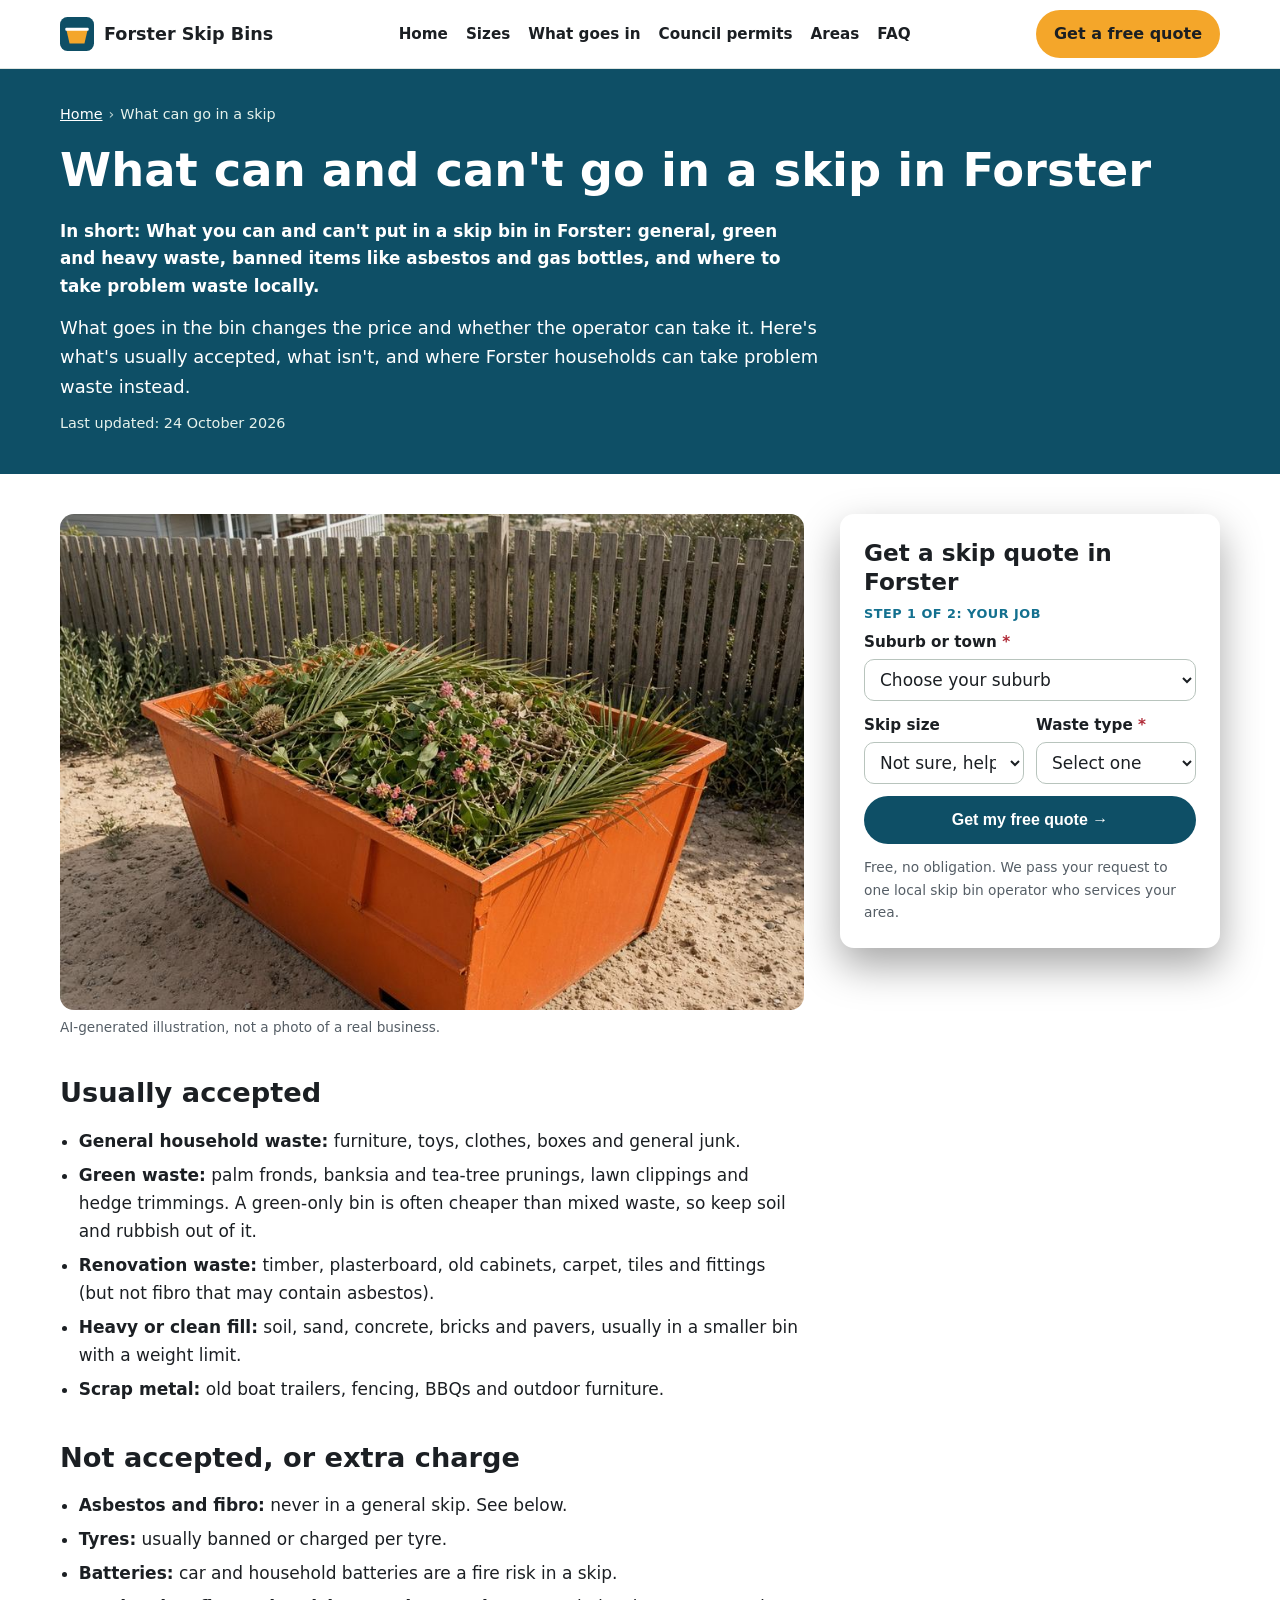
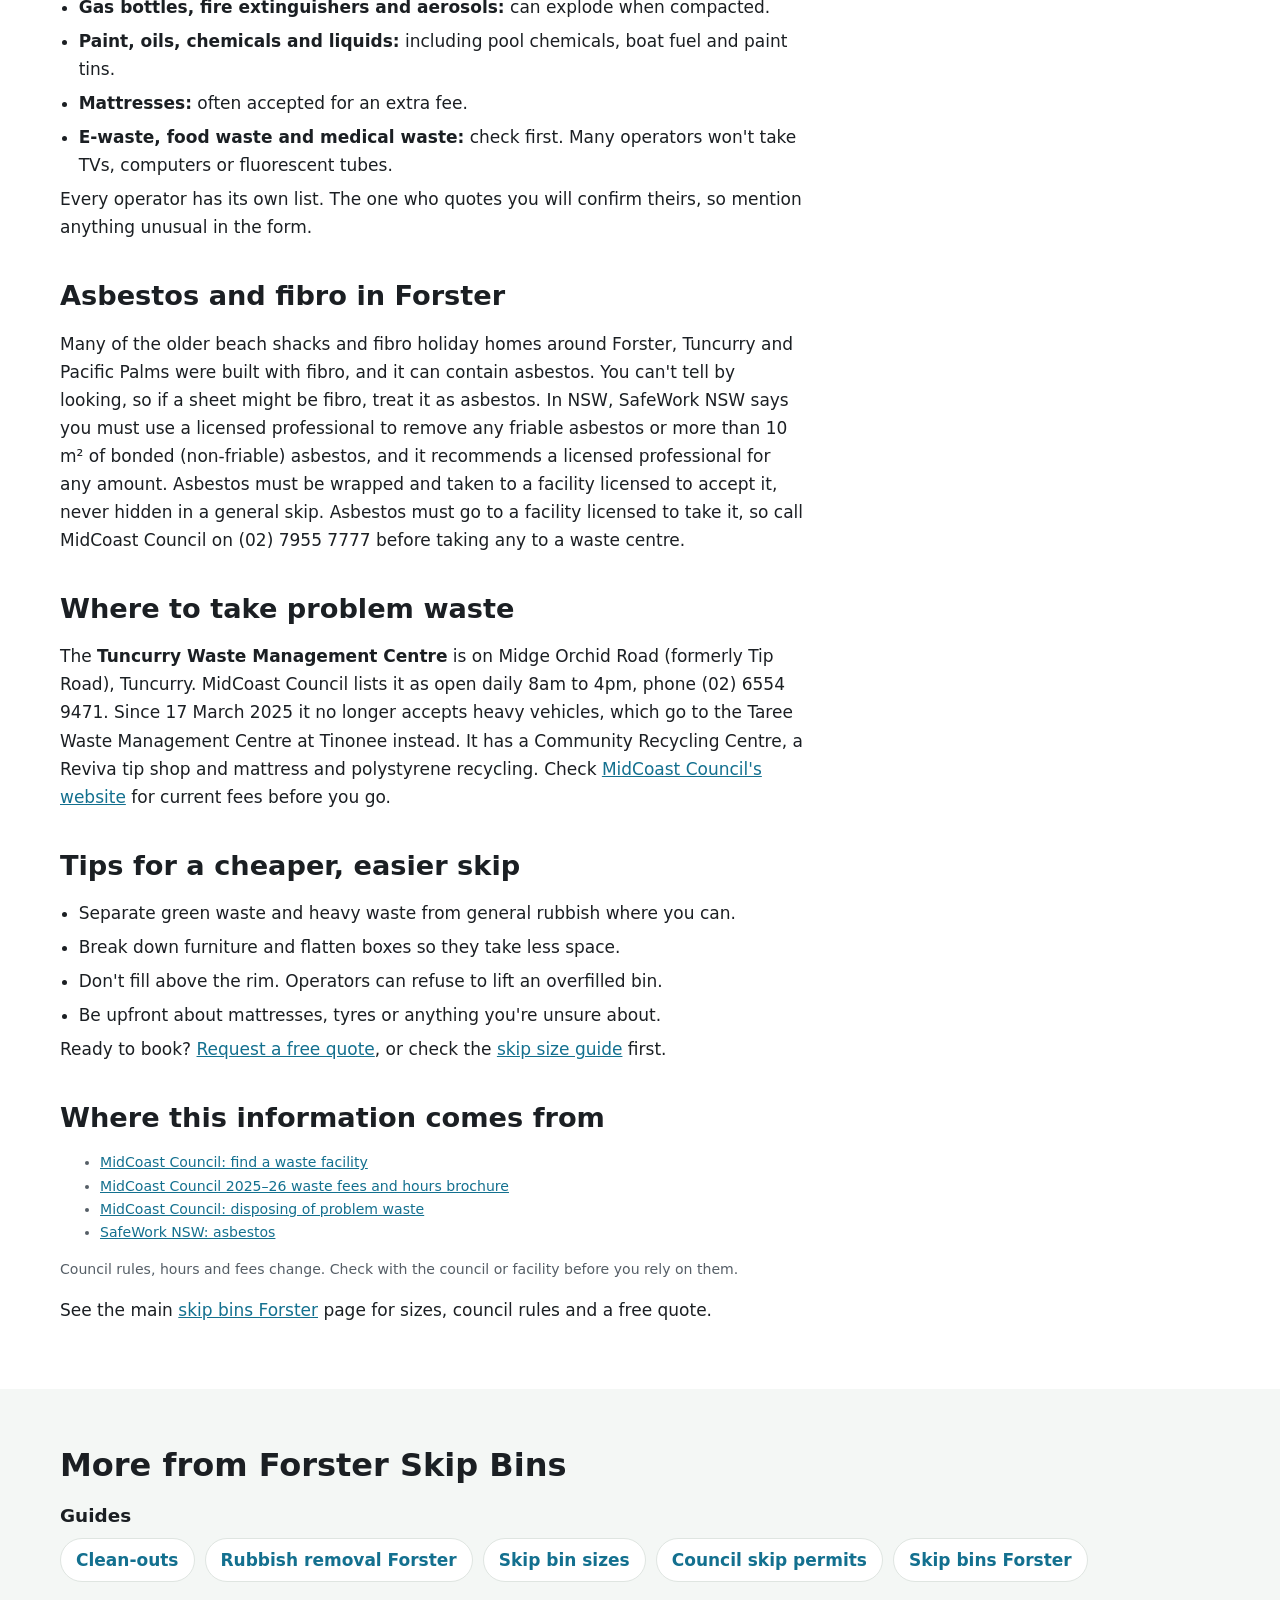
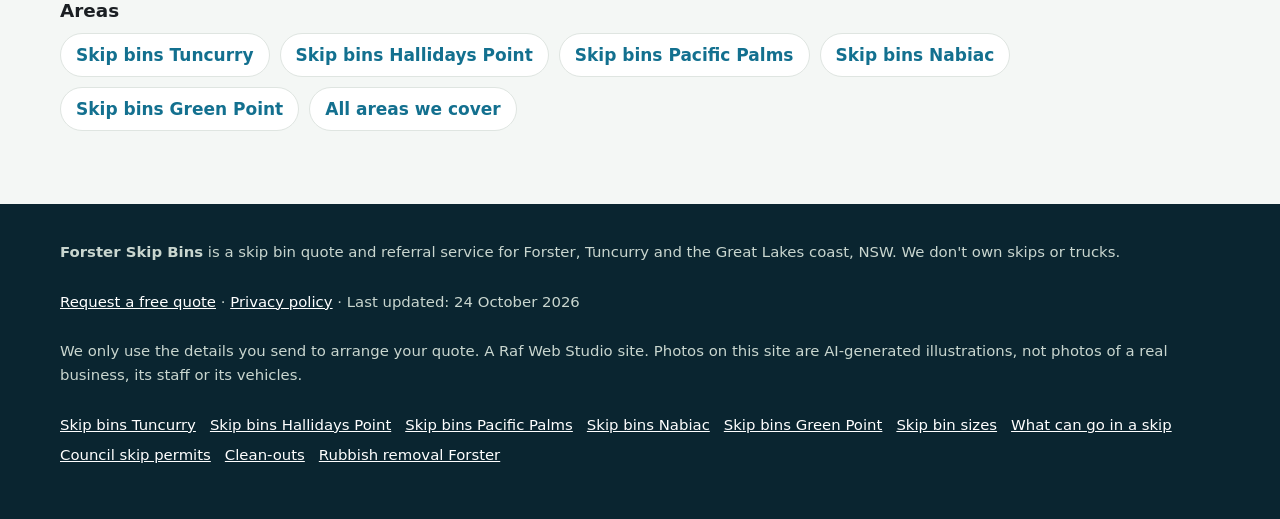
<file: what-can-go-in-a-skip/index.html>
<!doctype html>
<html lang="en-AU">
<head>
<meta charset="utf-8">
<meta name="viewport" content="width=device-width, initial-scale=1">
<title>What Can Go in a Skip Bin in Forster? Accepted &amp; Banned Items</title>
<meta name="description" content="What you can and can&#x27;t put in a skip bin in Forster: general, green and heavy waste, banned items like asbestos and gas bottles, and where to take problem waste locally.">
<link rel="canonical" href="https://forsterskipbins.com/what-can-go-in-a-skip/">
<link rel="icon" href="/favicon.svg" type="image/svg+xml">
<meta name="theme-color" content="#0e4f66">
<meta property="og:type" content="article">
<meta property="og:locale" content="en_AU">
<meta property="og:site_name" content="Forster Skip Bins">
<meta property="og:title" content="What Can Go in a Skip Bin in Forster? Accepted &amp; Banned Items">
<meta property="og:description" content="What you can and can&#x27;t put in a skip bin in Forster: general, green and heavy waste, banned items like asbestos and gas bottles, and where to take problem waste locally.">
<meta property="og:url" content="https://forsterskipbins.com/what-can-go-in-a-skip/">
<meta property="og:image" content="https://forsterskipbins.com/img/hero.jpg">
<meta name="twitter:card" content="summary_large_image">
<script>document.documentElement.classList.add('js')</script>
<link rel="stylesheet" href="/styles.css">

<!-- Google tag (gtag.js) -->
<script async src="https://www.googletagmanager.com/gtag/js?id=G-N47FP8F074"></script>
<script>
  window.dataLayer = window.dataLayer || [];
  function gtag(){dataLayer.push(arguments);}
  gtag('js', new Date());
  gtag('config', 'G-N47FP8F074');
</script>

<script type="application/ld+json">
{
 "@context": "https://schema.org",
 "@type": "WebPage",
 "@id": "https://forsterskipbins.com/what-can-go-in-a-skip/#webpage",
 "url": "https://forsterskipbins.com/what-can-go-in-a-skip/",
 "name": "What Can Go in a Skip Bin in Forster? Accepted & Banned Items",
 "description": "What you can and can't put in a skip bin in Forster: general, green and heavy waste, banned items like asbestos and gas bottles, and where to take problem waste locally.",
 "inLanguage": "en-AU",
 "dateModified": "2026-10-24",
 "isPartOf": {
  "@id": "https://forsterskipbins.com/#website"
 }
}
</script>
<script type="application/ld+json">
{
 "@context": "https://schema.org",
 "@type": "BreadcrumbList",
 "itemListElement": [
  {
   "@type": "ListItem",
   "position": 1,
   "name": "Home",
   "item": "https://forsterskipbins.com/"
  },
  {
   "@type": "ListItem",
   "position": 2,
   "name": "What can go in a skip",
   "item": "https://forsterskipbins.com/what-can-go-in-a-skip/"
  }
 ]
}
</script>
<script type="application/ld+json">
{
 "@context": "https://schema.org",
 "@type": "Service",
 "@id": "https://forsterskipbins.com/what-can-go-in-a-skip/#service",
 "name": "Skip bin waste advice and quotes in Forster",
 "serviceType": "Skip bin hire",
 "description": "What you can and can't put in a skip bin in Forster: general, green and heavy waste, banned items like asbestos and gas bottles, and where to take problem waste locally.",
 "url": "https://forsterskipbins.com/what-can-go-in-a-skip/",
 "provider": {
  "@type": "Organization",
  "name": "Forster Skip Bins",
  "url": "https://forsterskipbins.com/"
 },
 "areaServed": [
  {
   "@type": "Place",
   "name": "Forster, NSW"
  }
 ]
}
</script>
</head>
<body>
<a class="skip-link" href="#main">Skip to content</a>

<header class="site-header">
  <div class="wrap">
    <a class="brand" href="/" aria-label="Forster Skip Bins home">
      <svg viewBox="0 0 64 64" aria-hidden="true"><rect width="64" height="64" rx="14" fill="#0e4f66"/><path d="M12 24h40l-6 26H18z" fill="#f4a62a"/><rect x="10" y="20" width="44" height="6" rx="2" fill="#fff"/></svg>
      Forster Skip Bins
    </a>
    <nav class="nav" aria-label="Main">
      <a href="/">Home</a>
      <a href="/skip-bin-sizes/">Sizes</a>
      <a href="/what-can-go-in-a-skip/">What goes in</a>
      <a href="/skip-bin-council-permit/">Council permits</a>
      <a href="/#areas">Areas</a>
      <a href="/#faq">FAQ</a>
    </nav>
    <a class="btn btn-call header-call" href="#quote">Get a free quote</a>
  </div>
</header>

<main id="main">
<section class="page-hero" aria-labelledby="h1">
  <div class="wrap">
    <nav class="crumbs" aria-label="Breadcrumb"><ol><li><a href="https://forsterskipbins.com/">Home</a></li><li aria-current="page">What can go in a skip</li></ol></nav>
    <h1 id="h1">What can and can&#x27;t go in a skip in Forster</h1>
    <p class="summary">In short: What you can and can&#x27;t put in a skip bin in Forster: general, green and heavy waste, banned items like asbestos and gas bottles, and where to take problem waste locally.</p>
    <p class="lead">What goes in the bin changes the price and whether the operator can take it. Here's what's usually accepted, what isn't, and where Forster households can take problem waste instead.</p>
    <p class="updated">Last updated: 24 October 2026</p>
  </div>
</section>
<div class="wrap page-grid">
  <article class="page-body">
<figure><img src="/img/card-green.jpg" width="900" height="600" style="aspect-ratio:3/2;object-fit:cover" alt="Illustration of a skip bin filled with palm fronds in a coastal garden" decoding="async"><figcaption>AI-generated illustration, not a photo of a real business.</figcaption></figure>
<h2>Usually accepted</h2>
<ul class="clean">
<li><strong>General household waste:</strong> furniture, toys, clothes, boxes and general junk.</li>
<li><strong>Green waste:</strong> palm fronds, banksia and tea-tree prunings, lawn clippings and hedge trimmings. A green-only bin is often cheaper than mixed waste, so keep soil and rubbish out of it.</li>
<li><strong>Renovation waste:</strong> timber, plasterboard, old cabinets, carpet, tiles and fittings (but not fibro that may contain asbestos).</li>
<li><strong>Heavy or clean fill:</strong> soil, sand, concrete, bricks and pavers, usually in a smaller bin with a weight limit.</li>
<li><strong>Scrap metal:</strong> old boat trailers, fencing, BBQs and outdoor furniture.</li></ul>
<h2>Not accepted, or extra charge</h2>
<ul class="clean">
<li><strong>Asbestos and fibro:</strong> never in a general skip. See below.</li>
<li><strong>Tyres:</strong> usually banned or charged per tyre.</li>
<li><strong>Batteries:</strong> car and household batteries are a fire risk in a skip.</li>
<li><strong>Gas bottles, fire extinguishers and aerosols:</strong> can explode when compacted.</li>
<li><strong>Paint, oils, chemicals and liquids:</strong> including pool chemicals, boat fuel and paint tins.</li>
<li><strong>Mattresses:</strong> often accepted for an extra fee.</li>
<li><strong>E-waste, food waste and medical waste:</strong> check first. Many operators won't take TVs, computers or fluorescent tubes.</li></ul>
<p>Every operator has its own list. The one who quotes you will confirm theirs, so mention anything unusual in the form.</p>
<h2>Asbestos and fibro in Forster</h2>
<p>Many of the older beach shacks and fibro holiday homes around Forster, Tuncurry and Pacific Palms were built with fibro, and it can contain asbestos. You can't tell by looking, so if a sheet might be fibro, treat it as asbestos. In NSW, SafeWork NSW says you must use a licensed professional to remove any friable asbestos or more than 10 m² of bonded (non-friable) asbestos, and it recommends a licensed professional for any amount. Asbestos must be wrapped and taken to a facility licensed to accept it, never hidden in a general skip. Asbestos must go to a facility licensed to take it, so call MidCoast Council on (02) 7955 7777 before taking any to a waste centre.</p>
<h2>Where to take problem waste</h2>
<p>The <strong>Tuncurry Waste Management Centre</strong> is on Midge Orchid Road (formerly Tip Road), Tuncurry. MidCoast Council lists it as open daily 8am to 4pm, phone (02) 6554 9471. Since 17 March 2025 it no longer accepts heavy vehicles, which go to the Taree Waste Management Centre at Tinonee instead. It has a Community Recycling Centre, a Reviva tip shop and mattress and polystyrene recycling. Check <a href="https://www.midcoast.nsw.gov.au/" rel="noopener">MidCoast Council's website</a> for current fees before you go.</p>
<h2>Tips for a cheaper, easier skip</h2>
<ul class="clean"><li>Separate green waste and heavy waste from general rubbish where you can.</li><li>Break down furniture and flatten boxes so they take less space.</li><li>Don't fill above the rim. Operators can refuse to lift an overfilled bin.</li><li>Be upfront about mattresses, tyres or anything you're unsure about.</li></ul><p>Ready to book? <a href="#quote">Request a free quote</a>, or check the <a href="/skip-bin-sizes/">skip size guide</a> first.</p>
<h2>Where this information comes from</h2>
<ul class="sources"><li><a href="https://www.midcoast.nsw.gov.au/Services/Waste-and-recycling/Find-a-waste-facility" rel="noopener">MidCoast Council: find a waste facility</a></li><li><a href="https://www.midcoast.nsw.gov.au/files/assets/public/v/3/document-resources/facilities-docs/waste-facilities/2025-26-waste-fees-charges-brochure-spreads.pdf" rel="noopener">MidCoast Council 2025–26 waste fees and hours brochure</a></li><li><a href="https://www.midcoast.nsw.gov.au/Services/Waste-and-recycling/Disposing-of-problem-waste" rel="noopener">MidCoast Council: disposing of problem waste</a></li><li><a href="https://www.safework.nsw.gov.au/hazards-a-z/asbestos" rel="noopener">SafeWork NSW: asbestos</a></li></ul>
<p class="sources">Council rules, hours and fees change. Check with the council or facility before you rely on them.</p>

<p class="home-link">See the main <a href="/">skip bins Forster</a> page for sizes, council rules and a free quote.</p>
  </article>
  <aside class="page-aside">
    <div class="hero-form-card" id="quote">
      <h2 id="quote-h">Get a skip quote in Forster</h2>
      <form class="quote-form two-step" id="quote-form" action="https://formsubmit.co/f6b9ce7bf1b940845caaa14199462b38" method="post" novalidate>
        <input type="hidden" name="_subject" value="New quote request – forsterskipbins.com">
        <input type="hidden" name="_captcha" value="true">
        <input type="hidden" name="_template" value="table">
        <input type="hidden" name="_next" value="https://forsterskipbins.com/thanks.html">
        <input type="hidden" name="_autoresponse" value="Thanks for your skip bin request. We&#x27;ve received it and are passing it to a local operator, who&#x27;ll be in touch shortly with availability and a price.">
        <input type="text" name="_honey" style="display:none" tabindex="-1" autocomplete="off" aria-hidden="true">
        <input type="hidden" name="source" value="forsterskipbins.com">
        <input type="hidden" name="page" value="/what-can-go-in-a-skip/">
        <fieldset class="step step-1">
          <legend class="step-label">Step 1 of 2: your job</legend>
          <div class="full"><label for="suburb">Suburb or town <span class="req" aria-hidden="true">*</span></label>
            <select id="suburb" name="suburb" required><option value="">Choose your suburb</option><option>Forster</option><option>Tuncurry</option><option>Green Point</option><option>Hallidays Point</option><option>Diamond Beach</option><option>Black Head</option><option>Tallwoods Village</option><option>Red Head</option><option>Pacific Palms</option><option>Elizabeth Beach</option><option>Boomerang Beach</option><option>Blueys Beach</option><option>Smiths Lake</option><option>Seal Rocks</option><option>Coomba Park</option><option>Nabiac</option><option>Failford</option><option>Darawank</option><option value="Other">Other (tell us below)</option></select></div>
          <div class="full other-wrap"><label for="suburb_other">Other suburb or town</label><input id="suburb_other" name="suburb_other" type="text" autocomplete="address-level2"></div>
          <div><label for="size">Skip size</label>
            <select id="size" name="skip_size"><option value="Not sure">Not sure, help me choose</option><option>Skip bag (about 1 m³)</option><option>2 m³</option><option>3 m³</option><option>4 m³</option><option>6 m³</option><option>8 m³</option><option>9 m³</option><option>10–12 m³</option><option>Larger / hook-lift</option></select></div>
          <div><label for="waste">Waste type <span class="req" aria-hidden="true">*</span></label>
            <select id="waste" name="waste_type" required><option value="">Select one</option><option>General household</option><option>Green waste</option><option>Mixed renovation / building</option><option>Soil, concrete or bricks</option><option>Mixed, not sure</option><option>May contain asbestos</option></select></div>
          <div class="full js-only"><button class="btn btn-primary btn-block" type="button" id="to-step-2">Get my free quote →</button></div>
          <p class="microcopy full">Free, no obligation. We pass your request to one local skip bin operator who services your area.</p>
          <p class="form-error full" id="step1-error" role="alert" hidden>Please choose your suburb and waste type.</p>
        </fieldset>
        <fieldset class="step step-2" id="step-2">
          <legend class="step-label">Step 2 of 2: your details</legend>
          <div><label for="name">Name <span class="req" aria-hidden="true">*</span></label><input id="name" name="name" type="text" autocomplete="name" required></div>
          <div><label for="phone">Phone <span class="req" aria-hidden="true">*</span></label><input id="phone" name="phone" type="tel" autocomplete="tel" inputmode="tel" required></div>
          <div><label for="email">Email</label><input id="email" name="email" type="email" autocomplete="email"></div>
          <div><label for="date">Delivery date</label><input id="date" name="preferred_date" type="date"></div>
          <div class="full"><label for="message">Anything else?</label><textarea id="message" name="message" rows="2" placeholder="e.g. holiday rental turnover, unit block (strata), tight driveway, 5 days"></textarea></div>
          <p class="consent full">By sending this form you agree we can share your details with one local skip bin operator so they can quote for your job. See our <a href="/privacy.html">privacy policy</a>.</p>
          <div class="full step2-actions"><button class="btn btn-primary" type="submit">Send my quote request</button><button class="btn-link js-only" type="button" id="back-1">← Back</button></div>
        </fieldset>
      </form>
    </div>
  </aside>
</div>
<section class="alt" aria-labelledby="more-h">
  <div class="wrap">
    <h2 id="more-h">More from Forster Skip Bins</h2>
    <h3>Guides</h3>
    <ul class="link-list"><li><a href="/clean-outs/">Clean-outs</a></li><li><a href="/rubbish-removal-forster/">Rubbish removal Forster</a></li><li><a href="/skip-bin-sizes/">Skip bin sizes</a></li><li><a href="/skip-bin-council-permit/">Council skip permits</a></li><li><a href="/">Skip bins Forster</a></li></ul>
    <h3>Areas</h3>
    <ul class="link-list"><li><a href="/skip-bins-tuncurry/">Skip bins Tuncurry</a></li><li><a href="/skip-bins-hallidays-point/">Skip bins Hallidays Point</a></li><li><a href="/skip-bins-pacific-palms/">Skip bins Pacific Palms</a></li><li><a href="/skip-bins-nabiac/">Skip bins Nabiac</a></li><li><a href="/skip-bins-green-point/">Skip bins Green Point</a></li><li><a href="/#areas">All areas we cover</a></li></ul>
  </div>
</section>
</main>

<footer class="site-footer">
  <div class="wrap">
    <p><strong>Forster Skip Bins</strong> is a skip bin quote and referral service for Forster, Tuncurry and the Great Lakes coast, NSW. We don't own skips or trucks.</p>
    <p><a href="#quote">Request a free quote</a> · <a href="/privacy.html">Privacy policy</a> · Last updated: 24 October 2026</p>
    <p>We only use the details you send to arrange your quote. A Raf Web Studio site. Photos on this site are AI-generated illustrations, not photos of a real business, its staff or its vehicles.</p>
    <p class="footer-links"><a href="/skip-bins-tuncurry/">Skip bins Tuncurry</a> <a href="/skip-bins-hallidays-point/">Skip bins Hallidays Point</a> <a href="/skip-bins-pacific-palms/">Skip bins Pacific Palms</a> <a href="/skip-bins-nabiac/">Skip bins Nabiac</a> <a href="/skip-bins-green-point/">Skip bins Green Point</a> <a href="/skip-bin-sizes/">Skip bin sizes</a> <a href="/what-can-go-in-a-skip/">What can go in a skip</a> <a href="/skip-bin-council-permit/">Council skip permits</a> <a href="/clean-outs/">Clean-outs</a> <a href="/rubbish-removal-forster/">Rubbish removal Forster</a></p>
  </div>
</footer>

<div class="mobile-call" aria-label="Quick contact">
  <a class="btn btn-call" href="#quote">Get a free quote</a>
</div>
<script src="/form.js" defer></script>
</body>
</html>
</file>
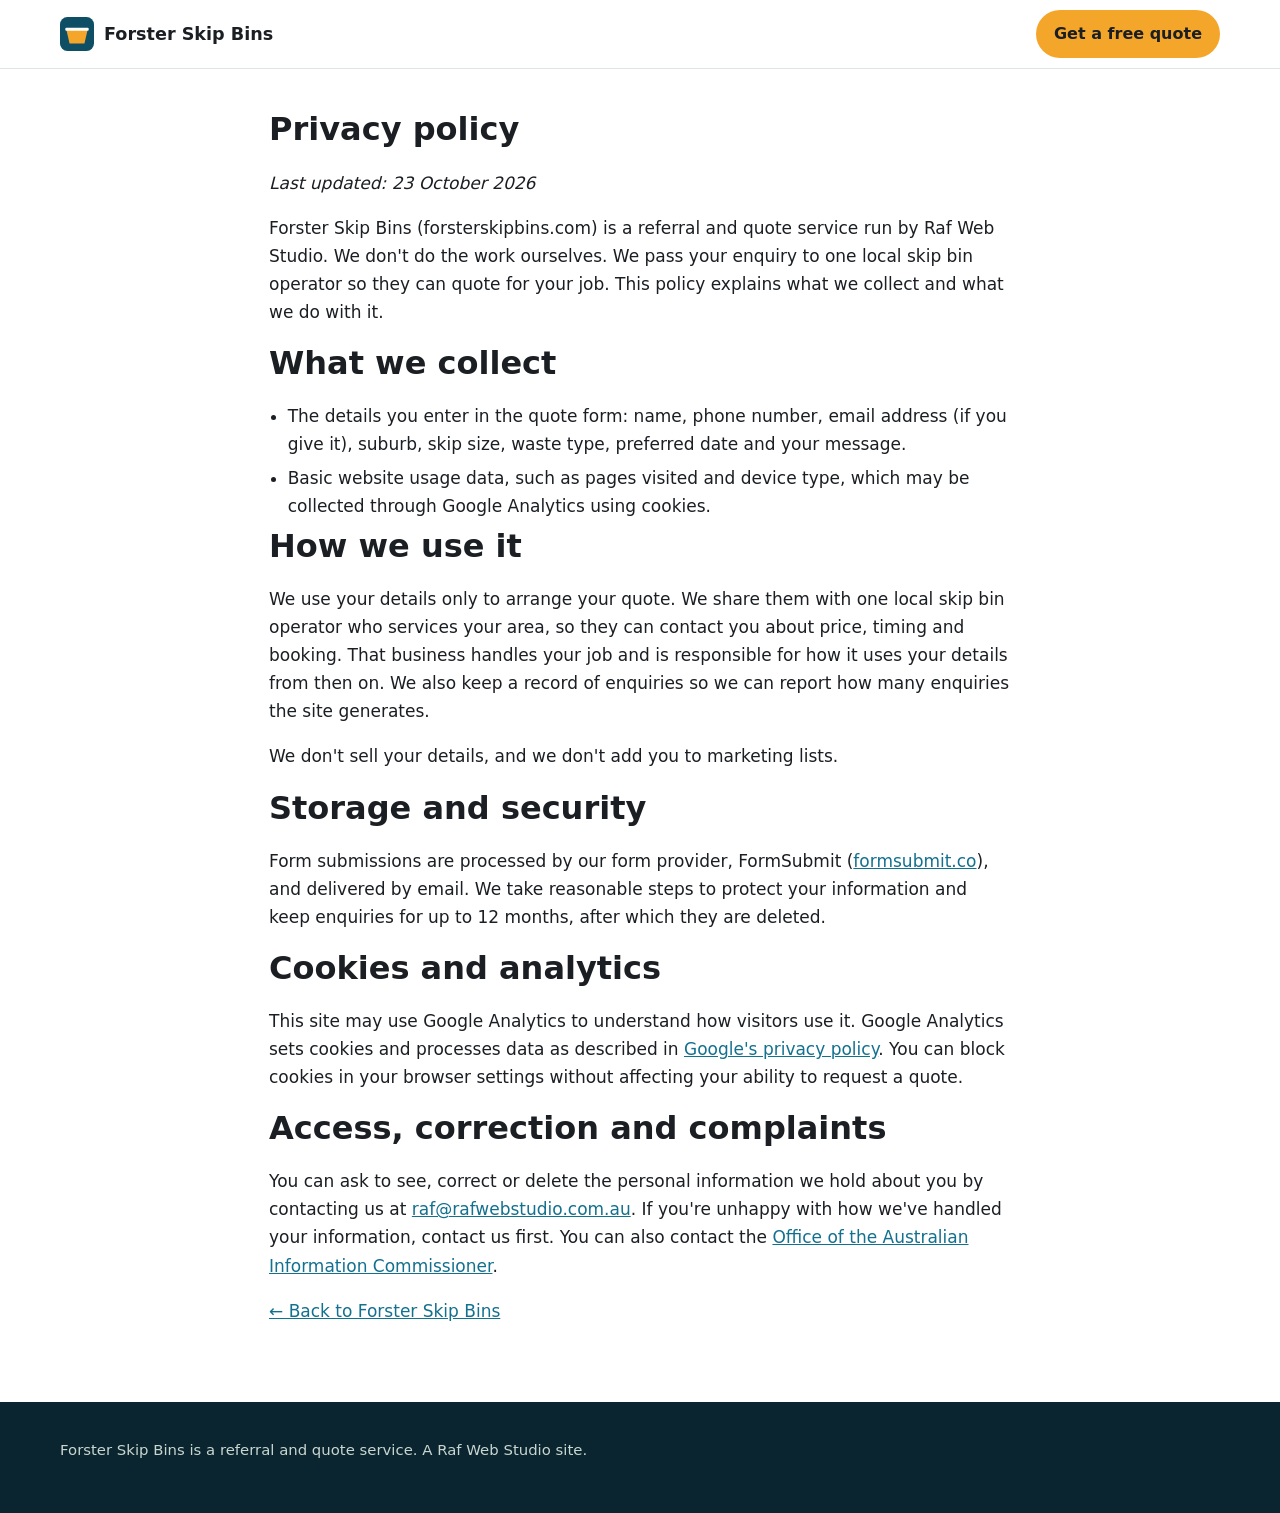
<file: privacy.html>
<!doctype html>
<html lang="en-AU">
<head>
<meta charset="utf-8">
<meta name="viewport" content="width=device-width, initial-scale=1">
<title>Privacy Policy | Forster Skip Bins</title>
<meta name="description" content="How Forster Skip Bins collects, uses and shares the details you send when you request a quote.">
<link rel="canonical" href="https://forsterskipbins.com/privacy.html">
<link rel="icon" href="favicon.svg" type="image/svg+xml">
<link rel="stylesheet" href="styles.css">
<!-- Google tag (gtag.js) -->
<script async src="https://www.googletagmanager.com/gtag/js?id=G-N47FP8F074"></script>
<script>
  window.dataLayer = window.dataLayer || [];
  function gtag(){dataLayer.push(arguments);}
  gtag('js', new Date());
  gtag('config', 'G-N47FP8F074');
</script>
</head>
<body>
<a class="skip-link" href="#main">Skip to content</a>
<header class="site-header">
  <div class="wrap">
    <a class="brand" href="/" aria-label="Forster Skip Bins home">
      <svg viewBox="0 0 64 64" aria-hidden="true"><rect width="64" height="64" rx="14" fill="#0e4f66"/><path d="M12 24h40l-6 26H18z" fill="#f4a62a"/><rect x="10" y="20" width="44" height="6" rx="2" fill="#fff"/></svg>
      Forster Skip Bins
    </a>
    <a class="btn btn-call header-call" href="/#quote">Get a free quote</a>
  </div>
</header>
<main id="main" class="legal">
  <h1>Privacy policy</h1>
  <p><em>Last updated: 23 October 2026</em></p>
  <p>Forster Skip Bins (forsterskipbins.com) is a referral and quote service run by Raf Web Studio. We don't do the work ourselves. We pass your enquiry to one local skip bin operator so they can quote for your job. This policy explains what we collect and what we do with it.</p>
  <h2>What we collect</h2>
  <ul class="clean">
    <li>The details you enter in the quote form: name, phone number, email address (if you give it), suburb, skip size, waste type, preferred date and your message.</li>
    <li>Basic website usage data, such as pages visited and device type, which may be collected through Google Analytics using cookies.</li>
  </ul>
  <h2>How we use it</h2>
  <p>We use your details only to arrange your quote. We share them with one local skip bin operator who services your area, so they can contact you about price, timing and booking. That business handles your job and is responsible for how it uses your details from then on. We also keep a record of enquiries so we can report how many enquiries the site generates.</p>
  <p>We don't sell your details, and we don't add you to marketing lists.</p>
  <h2>Storage and security</h2>
  <p>Form submissions are processed by our form provider, FormSubmit (<a href="https://formsubmit.co/" rel="noopener">formsubmit.co</a>), and delivered by email. We take reasonable steps to protect your information and keep enquiries for up to 12 months, after which they are deleted.</p>
  <h2>Cookies and analytics</h2>
  <p>This site may use Google Analytics to understand how visitors use it. Google Analytics sets cookies and processes data as described in <a href="https://policies.google.com/privacy" rel="noopener">Google's privacy policy</a>. You can block cookies in your browser settings without affecting your ability to request a quote.</p>
  <h2>Access, correction and complaints</h2>
  <p>You can ask to see, correct or delete the personal information we hold about you by contacting us at <a href="mailto:raf@rafwebstudio.com.au">raf@rafwebstudio.com.au</a>. If you're unhappy with how we've handled your information, contact us first. You can also contact the <a href="https://www.oaic.gov.au/" rel="noopener">Office of the Australian Information Commissioner</a>.</p>
  <p><a href="/">&larr; Back to Forster Skip Bins</a></p>
</main>
<footer class="site-footer"><div class="wrap"><p>Forster Skip Bins is a referral and quote service. A Raf Web Studio site.</p></div></footer>
</body>
</html>
</file>
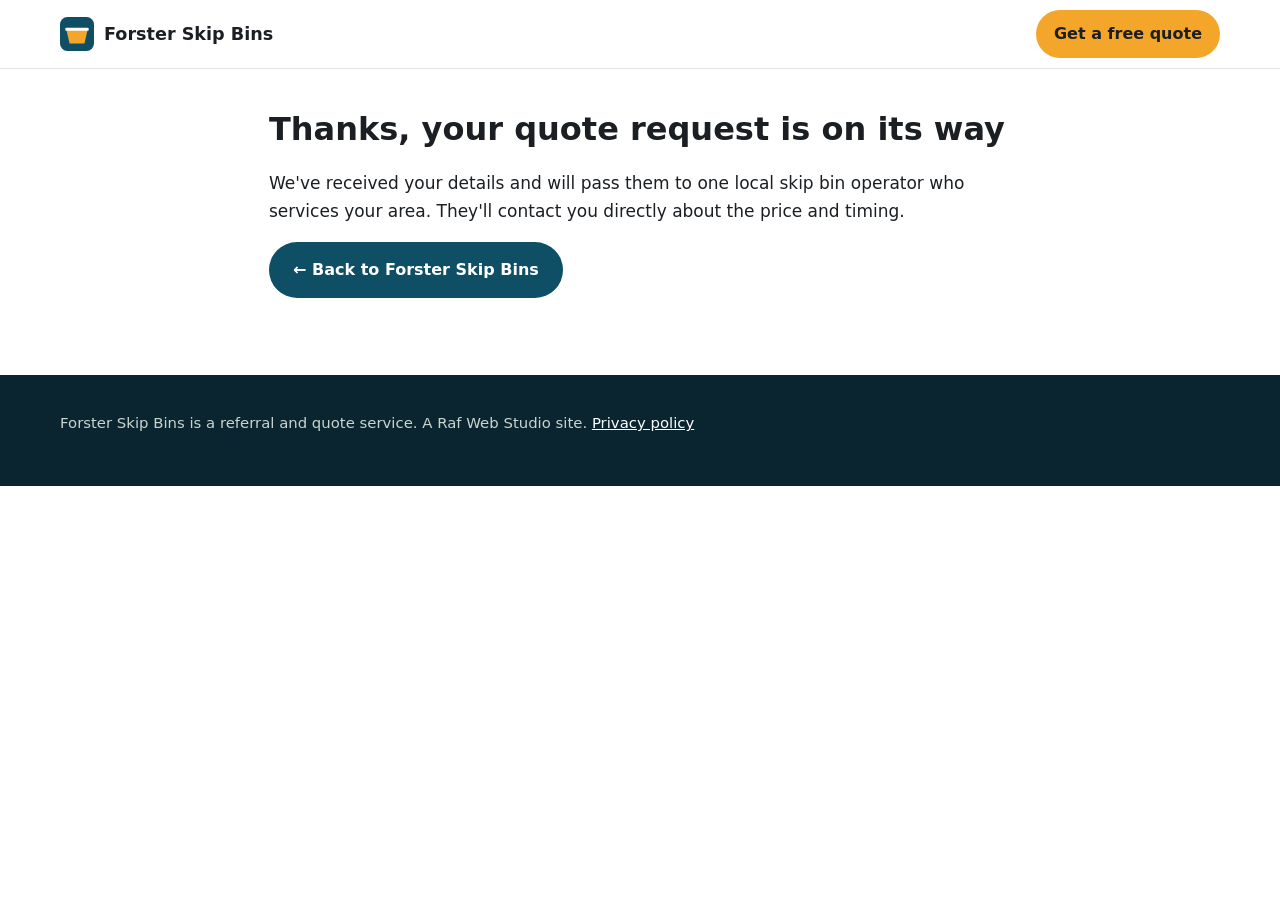
<file: thanks.html>
<!doctype html>
<html lang="en-AU">
<head>
<meta charset="utf-8">
<meta name="viewport" content="width=device-width, initial-scale=1">
<title>Thanks, we've got your quote request | Forster Skip Bins</title>
<meta name="robots" content="noindex, nofollow">
<link rel="icon" href="favicon.svg" type="image/svg+xml">
<link rel="stylesheet" href="styles.css">
<!-- Google tag (gtag.js) -->
<script async src="https://www.googletagmanager.com/gtag/js?id=G-N47FP8F074"></script>
<script>
  window.dataLayer = window.dataLayer || [];
  function gtag(){dataLayer.push(arguments);}
  gtag('js', new Date());
  gtag('config', 'G-N47FP8F074');
</script>
<script>/*seo6-track*/(function(){var tok=null,done=null;try{tok=sessionStorage.getItem('rws_lead_token');done=sessionStorage.getItem('rws_lead_done');}catch(_){}if(tok?tok===done:done==='direct')return;gtag('event','generate_lead',{form_name:'skip_bin_quote',source:'forsterskipbins.com',lead_flow:tok?'form':'direct',transport_type:'beacon'});try{sessionStorage.setItem('rws_lead_done',tok||'direct');}catch(_){}})();</script>
</head>
<body>
<a class="skip-link" href="#main">Skip to content</a>
<header class="site-header">
  <div class="wrap">
    <a class="brand" href="/" aria-label="Forster Skip Bins home">
      <svg viewBox="0 0 64 64" aria-hidden="true"><rect width="64" height="64" rx="14" fill="#0e4f66"/><path d="M12 24h40l-6 26H18z" fill="#f4a62a"/><rect x="10" y="20" width="44" height="6" rx="2" fill="#fff"/></svg>
      Forster Skip Bins
    </a>
    <a class="btn btn-call header-call" href="/#quote">Get a free quote</a>
  </div>
</header>
<main id="main" class="legal">
  <h1>Thanks, your quote request is on its way</h1>
  <p>We've received your details and will pass them to one local skip bin operator who services your area. They'll contact you directly about the price and timing.</p>
  <p><a class="btn btn-primary" href="/">&larr; Back to Forster Skip Bins</a></p>
</main>
<footer class="site-footer"><div class="wrap"><p>Forster Skip Bins is a referral and quote service. A Raf Web Studio site. <a href="privacy.html">Privacy policy</a></p></div></footer>
</body>
</html>
</file>
<file: styles.css>
:root{
  --green:#0e4f66;--green-2:#13708f;--yellow:#f4a62a;--ink:#1b1f23;--muted:#555e66;
  --bg:#ffffff;--soft:#f4f7f5;--line:#dfe5e1;--radius:14px;--max:1200px;
}
*{box-sizing:border-box}
html{scroll-behavior:smooth}
body{margin:0;font-family:system-ui,-apple-system,"Segoe UI",Roboto,Arial,sans-serif;color:var(--ink);background:var(--bg);line-height:1.65;font-size:17px;padding-bottom:72px}
@media(min-width:800px){body{padding-bottom:0}}
img,svg{max-width:100%}
a{color:var(--green-2)}
a:focus-visible,button:focus-visible,input:focus-visible,select:focus-visible,textarea:focus-visible{outline:3px solid var(--yellow);outline-offset:2px}
.wrap{max-width:var(--max);margin:0 auto;padding:0 20px}
.skip-link{position:absolute;left:-999px;top:0;background:#fff;padding:8px 12px;z-index:100}
.skip-link:focus{left:8px}
h1,h2,h3{line-height:1.25;margin:0 0 .6em}
h1{font-size:clamp(1.9rem,4.5vw,2.9rem)}
h2{font-size:clamp(1.5rem,3vw,2rem);margin-top:0}
h3{font-size:1.15rem}
p{margin:0 0 1em}

/* header */
.site-header{background:#fff;border-bottom:1px solid var(--line);position:sticky;top:0;z-index:50}
.site-header .wrap{display:flex;align-items:center;justify-content:space-between;gap:16px;padding-top:10px;padding-bottom:10px}
.brand{display:flex;align-items:center;gap:10px;font-weight:800;color:var(--ink);text-decoration:none;font-size:1.1rem}
.brand svg{width:34px;height:34px}
.nav{display:none;gap:18px}
.nav a{color:var(--ink);text-decoration:none;font-weight:600;font-size:.95rem}
.nav a:hover{color:var(--green-2)}
@media(min-width:900px){.nav{display:flex}}

/* buttons */
.btn{display:inline-flex;align-items:center;justify-content:center;gap:8px;font-weight:700;border-radius:999px;padding:13px 22px;text-decoration:none;border:2px solid transparent;cursor:pointer;font-size:1rem}
.btn svg{width:20px;height:20px}
.btn-call{background:var(--yellow);color:#1b1f23}
.btn-call:hover{background:#f4a62a}
.btn-ghost{background:transparent;color:#fff;border-color:rgba(255,255,255,.7)}
.btn-ghost:hover{background:rgba(255,255,255,.12)}
.btn-primary{background:var(--green);color:#fff}
.btn-primary:hover{background:var(--green-2)}
.header-call{display:none}
@media(min-width:600px){.header-call{display:inline-flex;padding:9px 16px}}

/* hero */
.hero{background:linear-gradient(135deg,#0e4f66 0%,#13708f 60%,#13708f 100%);color:#fff;padding:48px 0 56px}
.hero .wrap{display:grid;gap:32px}
@media(min-width:900px){.hero .wrap{grid-template-columns:1.15fr .85fr;align-items:center}}
.hero p.lead{font-size:1.15rem;color:#e6f2ec;max-width:38em}
.hero .ctas{display:flex;flex-wrap:wrap;gap:12px;margin:22px 0 18px}
.ticks{list-style:none;padding:0;margin:0;display:grid;gap:6px;color:#e6f2ec}
.ticks li{display:flex;gap:8px;align-items:flex-start}
.ticks svg{flex:0 0 20px;width:20px;height:20px;margin-top:3px}
.hero-card{background:#fff;color:var(--ink);border-radius:var(--radius);padding:22px;box-shadow:0 12px 30px rgba(0,0,0,.18)}
.hero-card h2{font-size:1.25rem}
.hero-card ol{margin:0;padding-left:1.2em}
.hero-card li{margin-bottom:.5em}

/* sections */
section{padding:56px 0}
section.alt{background:var(--soft)}
.intro{max-width:46em}
.grid{display:grid;gap:18px}
@media(min-width:700px){.grid-2{grid-template-columns:1fr 1fr}.grid-3{grid-template-columns:repeat(3,1fr)}}
.card{background:#fff;border:1px solid var(--line);border-radius:var(--radius);padding:20px}
.card .size{display:inline-block;background:var(--green);color:#fff;font-weight:800;border-radius:8px;padding:3px 10px;margin-bottom:8px}
.icon{width:36px;height:36px;color:var(--green);margin-bottom:6px}

table{width:100%;border-collapse:collapse;background:#fff;border-radius:var(--radius);overflow:hidden;border:1px solid var(--line)}
caption{text-align:left;font-weight:700;padding:0 0 10px}
th,td{padding:12px 14px;text-align:left;border-bottom:1px solid var(--line);vertical-align:top}
th{background:#e9f1ec;font-size:.95rem}
.table-scroll{overflow-x:auto}
.note{font-size:.93rem;color:var(--muted)}
.yes h3{color:var(--green)}
.no h3{color:#b02a37}
ul.clean{padding-left:1.1em;margin:0}
ul.clean li{margin-bottom:.35em}

.areas{display:flex;flex-wrap:wrap;gap:8px;list-style:none;padding:0;margin:0 0 1em}
.areas li{background:#fff;border:1px solid var(--line);border-radius:999px;padding:6px 14px;font-size:.95rem}

/* faq */
details{background:#fff;border:1px solid var(--line);border-radius:var(--radius);padding:4px 18px;margin-bottom:10px}
summary{cursor:pointer;font-weight:700;padding:12px 0;list-style:none}
summary::-webkit-details-marker{display:none}
summary::after{content:"+";float:right;font-size:1.3rem;line-height:1;color:var(--green)}
details[open] summary::after{content:"–"}

/* form */
.quote{background:var(--green);color:#fff}
.quote .wrap{display:grid;gap:28px}
@media(min-width:900px){.quote .wrap{grid-template-columns:.8fr 1.2fr}}
.quote p{color:#e6f2ec}
form.quote-form{background:#fff;color:var(--ink);border-radius:var(--radius);padding:22px;display:grid;gap:14px}
@media(min-width:600px){form.quote-form{grid-template-columns:1fr 1fr}.full{grid-column:1/-1}}
label{display:block;font-weight:600;font-size:.95rem;margin-bottom:4px}
input,select,textarea{width:100%;font:inherit;padding:11px 12px;border:1.5px solid #b8c4bd;border-radius:10px;background:#fff;color:var(--ink)}
textarea{min-height:110px;resize:vertical}
.req{color:#b02a37}
.consent{font-size:.88rem;color:var(--muted)}

/* footer */
.site-footer{background:#0a2530;color:#c9d6cf;padding:36px 0;font-size:.93rem}
.site-footer a{color:#fff}
.site-footer .wrap{display:grid;gap:10px}

/* sticky mobile call bar */
.mobile-call{position:fixed;left:0;right:0;bottom:0;z-index:60;display:flex;gap:8px;padding:10px 12px;background:#fff;border-top:1px solid var(--line);box-shadow:0 -6px 18px rgba(0,0,0,.08)}
.mobile-call .btn{flex:1;padding:12px 10px}
@media(min-width:800px){.mobile-call{display:none}}

.legal{max-width:46em;padding:40px 20px 60px;margin:0 auto}
.legal h1{font-size:2rem}

/* images */
.about-grid{display:grid;gap:28px;align-items:center}
@media(min-width:900px){.about-grid{grid-template-columns:1.2fr .8fr}}
figure{margin:0}
.photo img{width:100%;height:auto;display:block;border-radius:var(--radius)}
.photo figcaption,.size-figs figcaption{font-size:.85rem;color:var(--muted);margin-top:6px}
.local-photo{max-width:720px;margin-top:8px}
.size-figs{display:grid;gap:14px;margin:6px 0 10px;grid-template-columns:1fr}
@media(min-width:600px){.size-figs{grid-template-columns:1fr 1fr}}
.size-figs img{width:100%;height:auto;display:block;border-radius:10px;border:1px solid var(--line);background:#f4f7f5}
.size-figs figcaption{font-weight:700;color:var(--ink)}
.credits{font-size:.8rem;color:#9fb3a8}

/* banner hero */
.hero{position:relative;overflow:hidden;background:#0a2530;padding:56px 0 64px}
.hero-bg,.hero-bg img{position:absolute;inset:0;width:100%;height:100%}
.hero-bg img{object-fit:cover;object-position:center 40%;filter:brightness(1.08)}
.hero::before{content:"";position:absolute;inset:0;z-index:1;background:linear-gradient(90deg,rgba(8,24,16,.58) 0%,rgba(8,24,16,.36) 45%,rgba(8,24,16,.14) 100%)}
.hero .wrap.hero-grid{position:relative;z-index:2;display:grid;gap:32px;align-items:center}
@media(min-width:960px){.hero .wrap.hero-grid{grid-template-columns:1.05fr .95fr;gap:48px}.hero{padding:72px 0 80px}}
.hero h1{text-shadow:0 2px 4px rgba(0,0,0,.45),0 4px 22px rgba(0,0,0,.45)}
.hero .lead,.hero .updated{text-shadow:0 1px 3px rgba(0,0,0,.6)}
.hero-copy .ticks{margin:6px 0 20px}
.hero-copy .ctas{margin:0}
.hero-form-card{background:#fff;color:var(--ink);border-radius:var(--radius);padding:24px;box-shadow:0 18px 40px rgba(0,0,0,.35);scroll-margin-top:80px}
.hero-form-card h2{font-size:1.45rem;margin-bottom:.3em}
.hero-form-card .form-intro{color:var(--muted);font-size:.95rem;margin-bottom:12px}
.hero-form-card form.quote-form{padding:0;box-shadow:none;border-radius:0;gap:12px}
.hero-form-card input,.hero-form-card select,.hero-form-card textarea{padding:9px 11px}
.hero-form-card textarea{min-height:72px}
.hero-form-card .consent{margin:10px 0 0}
.photo-credit{position:absolute;right:10px;bottom:6px;z-index:2;margin:0;font-size:.72rem;color:rgba(255,255,255,.8)}
.photo-credit a{color:#fff}
.how-card{background:#fff;color:var(--ink);border-radius:var(--radius);padding:22px}
.how-card ol{margin:0;padding-left:1.2em}.how-card li{margin-bottom:.5em}

/* v2 */
.hero .lead{color:#fff}
.updated{font-size:.85rem;color:#e6f2ec;margin:14px 0 0}
.updated-dark{font-size:.9rem;color:var(--muted);font-weight:600;margin-top:-.4em}
fieldset{border:0;margin:0;padding:0;min-width:0}
.step{display:grid;gap:12px;grid-template-columns:1fr}
@media(min-width:600px){.step{grid-template-columns:1fr 1fr}}
.step-label{font-size:.8rem;font-weight:700;text-transform:uppercase;letter-spacing:.04em;color:var(--green-2);margin-bottom:6px;padding:0}
.step-2{margin-top:16px}
.js .is-step-1 .step-2{display:none}
.js .is-step-2 .step-1{display:none}
.js .is-step-2 .step-2{margin-top:0}
.js-only{display:none}
.js .js-only{display:block}
.js .step2-actions .js-only{display:inline-block}
.other-wrap{display:none}.other-wrap.show{display:block}
html:not(.js) .other-wrap{display:block}
.btn-block{width:100%}
.btn-link{background:none;border:0;color:var(--green-2);font:inherit;font-weight:600;cursor:pointer;margin-left:14px;text-decoration:underline}
.microcopy{font-size:.86rem;color:var(--muted);margin:0}
.form-error{color:#b02a37;font-weight:600;font-size:.9rem;margin:0}
[aria-invalid="true"]{border-color:#b02a37}
.hero-form-card .quote-form{display:block}
.trust{background:#0a2530;color:#e6f2ec;padding:16px 0}
.trust-list{list-style:none;margin:0 auto;display:grid;gap:10px 24px;grid-template-columns:1fr}
@media(min-width:700px){.trust-list{grid-template-columns:1fr 1fr}}
@media(min-width:1000px){.trust-list{grid-template-columns:repeat(4,1fr)}}
.trust-list li{display:flex;gap:8px;align-items:flex-start;font-size:.95rem}
.trust-list svg{flex:0 0 20px;width:20px;height:20px;color:var(--yellow);margin-top:3px}
.trust-list strong{color:#fff}
ol.steps{list-style:none;padding:0;margin:0 0 16px}
.step-num{display:inline-grid;place-items:center;width:34px;height:34px;border-radius:50%;background:var(--yellow);color:#1b1f23;font-weight:800;margin-bottom:8px}
.equiv{font-weight:700;color:var(--green-2);margin:-.2em 0 .5em}
.price-table td{white-space:nowrap}
.area-groups{display:grid;gap:8px 28px;margin-bottom:12px}
@media(min-width:800px){.area-groups{grid-template-columns:1fr 1fr}}
.area-group h3{font-size:1rem;margin:10px 0 8px}
/* photo cards */
.photo-cards{display:grid;gap:20px;grid-template-columns:1fr;margin:10px 0 28px}
@media(min-width:620px){.photo-cards{grid-template-columns:1fr 1fr}}
@media(min-width:1000px){.photo-cards{grid-template-columns:repeat(4,1fr)}}
.photo-card{position:relative;display:flex;flex-direction:column;background:#fff;border:1px solid var(--line);border-radius:var(--radius);overflow:hidden;text-decoration:none;color:var(--ink);box-shadow:0 6px 18px rgba(0,0,0,.06);transition:transform .15s,box-shadow .15s}
.photo-card:hover{transform:translateY(-2px);box-shadow:0 10px 24px rgba(0,0,0,.1)}
.pc-img{display:block;aspect-ratio:4/3;overflow:hidden;background:#f4f7f5}
.pc-img img{width:100%;height:100%;object-fit:cover;display:block}
.pc-svg img{object-fit:contain;padding:12px}
.pc-icon{position:absolute;left:18px;top:-26px;width:52px;height:52px;border-radius:50%;background:var(--yellow);color:#0a2530;display:grid;place-items:center;border:4px solid #fff;box-shadow:0 4px 10px rgba(0,0,0,.15)}
.pc-icon svg{width:24px;height:24px}
.pc-body{position:relative;display:block;padding:34px 18px 18px}
.pc-title{display:block;font-size:1.1rem;margin-bottom:6px}
.pc-text{display:block;font-size:.95rem;color:var(--muted)}
.more-jobs h3{margin-bottom:.4em}
/* truck band */
.band-wrap{padding:8px 0 48px}
.truck-band{position:relative;border-radius:var(--radius);overflow:hidden;min-height:260px;display:flex;align-items:flex-end}
.truck-band img{position:absolute;inset:0;width:100%;height:100%;object-fit:cover;object-position:center 60%}
.truck-band::after{content:"";position:absolute;inset:0;background:linear-gradient(90deg,rgba(8,24,16,.72) 0%,rgba(8,24,16,.35) 55%,rgba(8,24,16,0) 100%)}
.band-text{position:relative;z-index:1;padding:28px;max-width:560px}
.band-line{color:#fff;font-size:clamp(1.4rem,3vw,2rem);font-weight:800;line-height:1.2;margin:0 0 16px;text-shadow:0 2px 8px rgba(0,0,0,.4)}
@media(min-width:900px){.truck-band{min-height:420px;align-items:center}.band-text{padding:44px}}
.closing-inner{display:grid;gap:12px;align-items:center}
@media(min-width:900px){.quote .wrap.closing-inner{grid-template-columns:1fr auto}}
.closing-grid{display:grid;gap:28px;align-items:center}
@media(min-width:900px){.quote .wrap.closing-grid{grid-template-columns:.9fr 1.1fr}}
.closing-photo img{width:100%;height:auto;display:block;border-radius:var(--radius);box-shadow:0 12px 30px rgba(0,0,0,.25)}

/* How it works step photos */
.step-card{padding:0;overflow:hidden;display:flex;flex-direction:column}
.step-img{display:block;aspect-ratio:3/2;background:#e9efe9}
.step-img img{display:block;width:100%;height:100%;object-fit:cover;border-radius:var(--radius) var(--radius) 0 0}
.step-body{position:relative;padding:30px 20px 20px}
.step-card .step-num{position:absolute;top:-21px;left:20px;width:42px;height:42px;margin:0;font-size:1.1rem;border:3px solid #fff;box-shadow:0 2px 6px rgba(0,0,0,.18)}
.step-card h3{margin-top:0}

/* site-specific */
.photo-note{font-size:.8rem;color:var(--muted);margin-top:8px}
.disclaimer{background:#fff8e6;border:1px solid #f0d58a;border-radius:var(--radius);padding:16px 18px;font-size:.95rem}

/* seo-pages-v1 */
.page-hero{background:var(--green);color:#fff;padding:34px 0 38px}
.page-hero h1{color:#fff;margin-bottom:.4em}
.page-hero .lead{color:#fff;font-size:1.12rem;max-width:44em;margin-bottom:.6em}
.page-hero .updated{color:#e6f2ec;font-size:.9rem;margin:0}
.crumbs{font-size:.9rem;margin-bottom:14px;color:#e6f2ec}
.crumbs ol{list-style:none;padding:0;margin:0;display:flex;flex-wrap:wrap;gap:6px}
.crumbs li+li::before{content:"›";margin-right:6px;opacity:.8}
.crumbs a{color:#fff}
.page-grid{display:grid;gap:36px;padding-top:40px;padding-bottom:48px}
@media(min-width:960px){.page-grid{grid-template-columns:minmax(0,1fr) 380px;align-items:start}.page-aside{position:sticky;top:84px}}
.page-body h2{margin-top:1.4em;font-size:clamp(1.3rem,2.6vw,1.7rem)}
.page-body h2:first-child{margin-top:0}
.page-body figure{margin:0 0 1.4em}
.page-body figure img{width:100%;height:auto;border-radius:var(--radius);display:block}
.page-body figcaption{font-size:.85rem;color:var(--muted);margin-top:6px}
.page-body table{width:100%;border-collapse:collapse;margin:0 0 1.2em}
.page-body th,.page-body td{border:1px solid var(--line);padding:8px 10px;text-align:left;vertical-align:top}
.page-body .callout{background:var(--soft);border-left:4px solid var(--green);padding:14px 16px;border-radius:8px;margin:0 0 1.2em}
.page-body .sources{font-size:.88rem;color:var(--muted)}
.link-list{display:flex;flex-wrap:wrap;gap:10px;list-style:none;padding:0;margin:0 0 1em}
.link-list a{display:inline-block;background:#fff;border:1px solid var(--line);border-radius:999px;padding:7px 15px;text-decoration:none;font-weight:600}
.link-list a:hover{border-color:var(--green)}
.areas a{text-decoration:none;font-weight:600}
.guide-cards{display:grid;gap:16px}
@media(min-width:700px){.guide-cards{grid-template-columns:repeat(3,1fr)}}
.guide-cards a{display:block;background:#fff;border:1px solid var(--line);border-radius:var(--radius);padding:18px;text-decoration:none;color:var(--ink)}
.guide-cards a strong{display:block;color:var(--green-2);font-size:1.08rem;margin-bottom:4px}
.guide-cards a:hover{border-color:var(--green)}
.footer-links{display:flex;flex-wrap:wrap;gap:6px 14px}

/* summary-v1 */
.summary{font-size:1.05rem;font-weight:600;max-width:44em;margin:0 0 .7em}
.hero .summary,.page-hero .summary{color:#fff}
</file>
